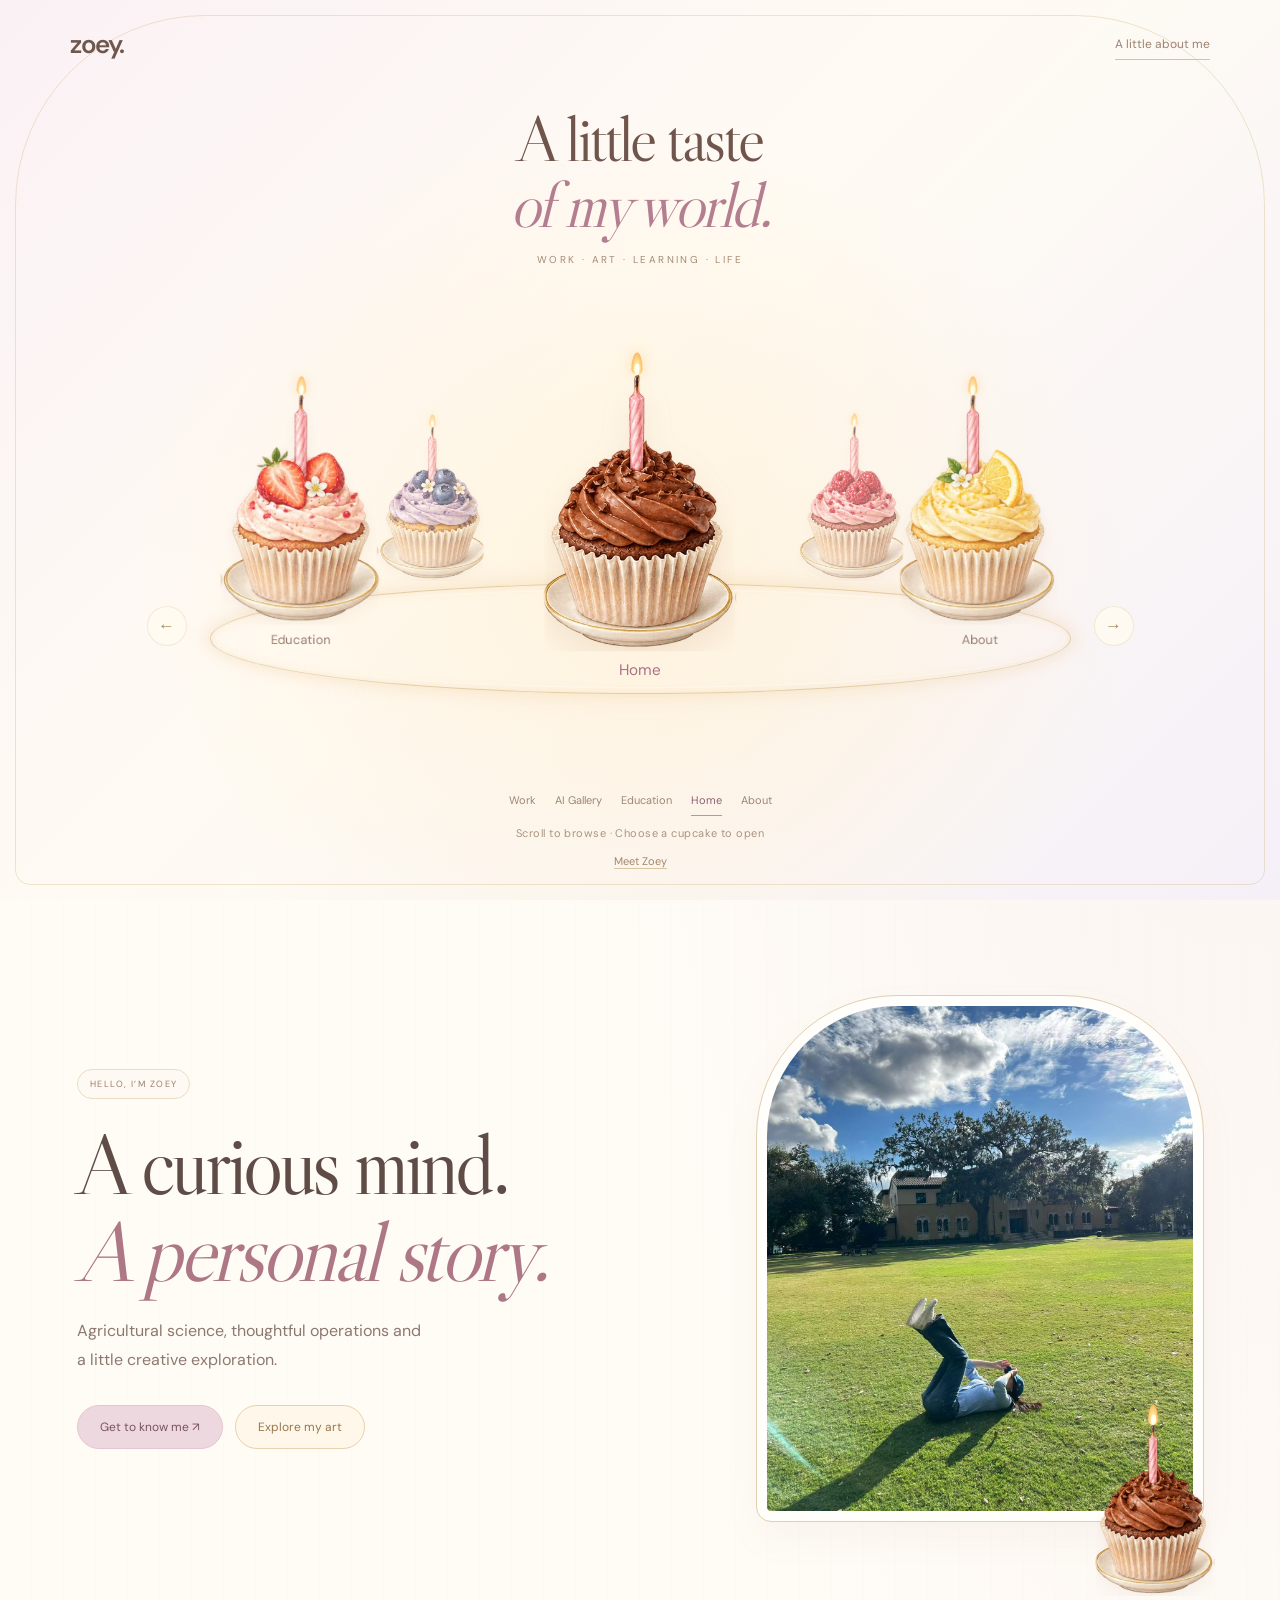
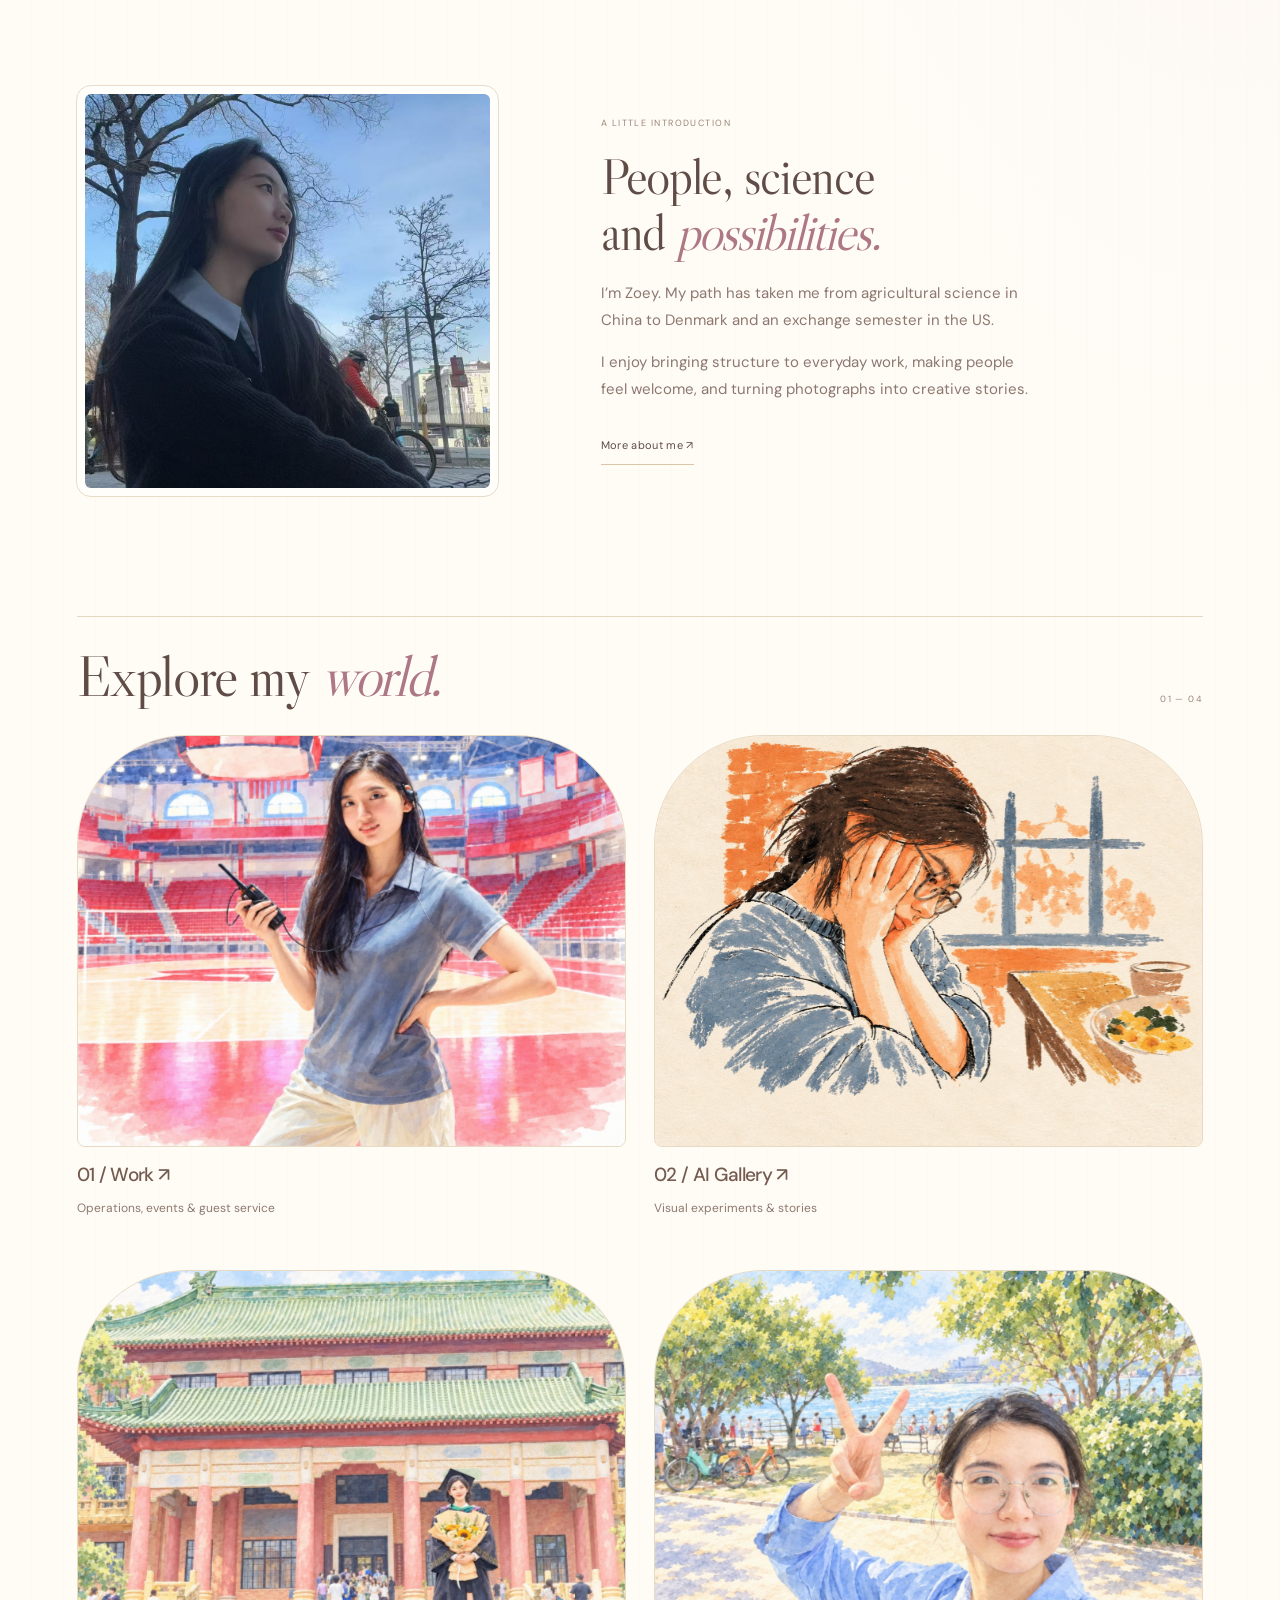
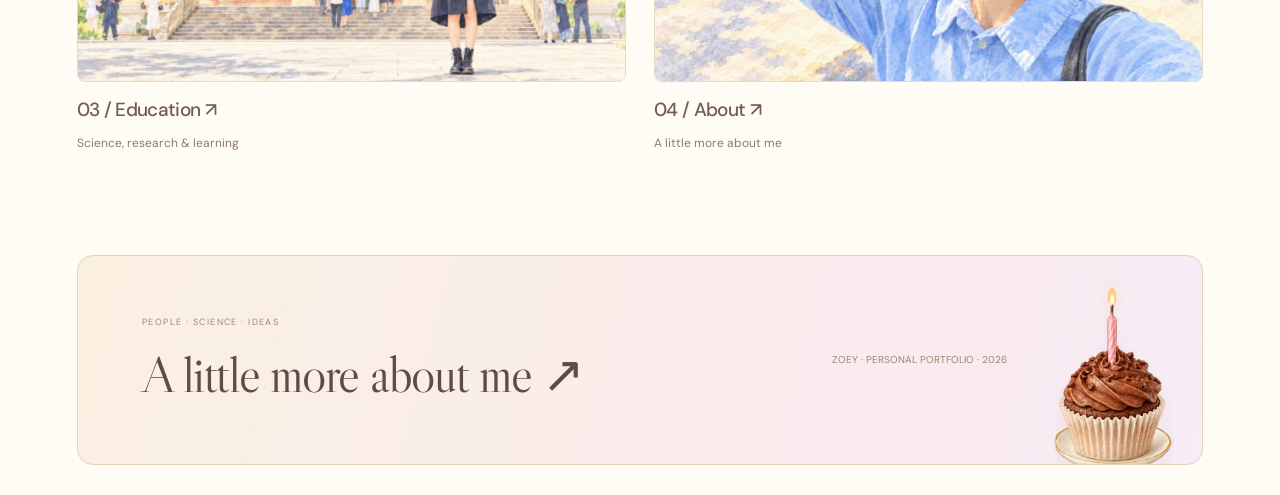
<file: site/index.html>
<!doctype html><html lang="en"><head><meta charset="utf-8"><meta name="viewport" content="width=device-width, initial-scale=1"><meta name="description" content="Zoey's personal portfolio — work, AI art, education and life."><title>Home — zoey.</title><link rel="stylesheet" href="style.css"><link rel="stylesheet" href="editorial.css"><link rel="stylesheet" href="responsive.css"><link rel="stylesheet" href="botanical.css?v=4"><link rel="stylesheet" href="tea-room.css?v=2"><script src="tea-room.js?v=1" defer></script><script src="photo-float.js?v=1" defer></script></head><body class="home tea-home"><a class="skip" href="#tea-room">Skip to content</a><main id="tea-room" class="tea-entry">
<header class="tea-header"><a class="brand" href="index.html">zoey.</a><a class="tea-intro-link" href="#story">A little about me</a></header>
<h1>A little taste<br><em>of my world.</em></h1><p class="tea-kicker">Work · Art · Learning · Life</p>
<div class="tea-table" aria-label="Explore portfolio sections"><div class="tea-orbit" aria-hidden="true"></div><button class="tea-arrow prev" aria-label="Previous cupcake">←</button>
<a class="tea-choice" data-index="0" data-flavor="raspberry" href="work.html" aria-label="Slice and open Work" style="--wick-x:54.32%;--wick-y:4.32%;--flame-delay:-0.0s"><span class="pastry-art"><img src="patisserie/raspberry-whole.webp" alt="Raspberry cupcake with a candle" width="324" height="486" draggable="false"><span class="pastry-flame" aria-hidden="true"></span></span><span class="tea-label">Work</span></a><a class="tea-choice" data-index="1" data-flavor="blueberry" href="ai.html" aria-label="Slice and open AI Gallery" style="--wick-x:52.16%;--wick-y:4.94%;--flame-delay:-0.4s"><span class="pastry-art"><img src="patisserie/blueberry-whole.webp" alt="Blueberry cupcake with a candle" width="324" height="486" draggable="false"><span class="pastry-flame" aria-hidden="true"></span></span><span class="tea-label">AI Gallery</span></a><a class="tea-choice" data-index="2" data-flavor="strawberry" href="education.html" aria-label="Slice and open Education" style="--wick-x:50.46%;--wick-y:4.94%;--flame-delay:-0.8s"><span class="pastry-art"><img src="patisserie/strawberry-whole.webp" alt="Strawberry cupcake with a candle" width="324" height="486" draggable="false"><span class="pastry-flame" aria-hidden="true"></span></span><span class="tea-label">Education</span></a><a class="tea-choice selected" data-index="3" data-flavor="chocolate" href="#story" aria-label="Slice and open Home" style="--wick-x:48.46%;--wick-y:4.94%;--flame-delay:-1.2000000000000002s"><span class="pastry-art"><img src="patisserie/chocolate-whole.webp" alt="Chocolate cupcake with a candle" width="324" height="486" draggable="false"><span class="pastry-flame" aria-hidden="true"></span></span><span class="tea-label">Home</span></a><a class="tea-choice" data-index="4" data-flavor="lemon" href="about.html" aria-label="Slice and open About" style="--wick-x:45.83%;--wick-y:4.94%;--flame-delay:-1.6s"><span class="pastry-art"><img src="patisserie/lemon-whole.webp" alt="Lemon cupcake with a candle" width="324" height="486" draggable="false"><span class="pastry-flame" aria-hidden="true"></span></span><span class="tea-label">About</span></a>
<button class="tea-arrow next" aria-label="Next cupcake">→</button></div>
<div class="tea-bottom"><div class="tea-progress" aria-label="Select a section"><button data-select="0" aria-label="Select Work" aria-pressed="false">Work</button><button data-select="1" aria-label="Select AI Gallery" aria-pressed="false">AI Gallery</button><button data-select="2" aria-label="Select Education" aria-pressed="false">Education</button><button data-select="3" aria-label="Select Home" aria-pressed="true">Home</button><button data-select="4" aria-label="Select About" aria-pressed="false">About</button></div><p>Scroll to browse · Choose a cupcake to open</p><a href="#story">Meet Zoey</a></div>
</main>
<div class="tea-cut-dialog" role="dialog" aria-modal="true" aria-label="Opening a portfolio section" hidden>
<p class="tea-cut-caption">A little slice of my world.</p>
<div class="tea-cut-stage">
<div class="cut-pastry"><img class="cut-whole" alt="Cupcake before cutting"><img class="cut-open" alt="Cupcake sliced open to reveal its filling"><span class="pastry-flame" aria-hidden="true"></span></div>
<svg class="tea-utensil tea-fork" viewBox="0 0 55 300" aria-hidden="true"><defs><linearGradient id="tea-fork-metal" x1="0" x2="1"><stop stop-color="#a6854b"/><stop offset=".25" stop-color="#f7e8b8"/><stop offset=".5" stop-color="#fff7d9"/><stop offset=".75" stop-color="#c7a968"/><stop offset="1" stop-color="#e8d19a"/></linearGradient></defs><path d="M8 3 Q8 0 11 3 L13 63 Q15 70 18 64 L19 3 Q21 -1 23 3 L25 64 Q27 70 30 64 L32 3 Q34 -1 36 3 L37 63 Q39 70 42 63 L44 3 Q46 0 48 3 L49 67 Q49 86 34 94 L33 162 Q33 174 39 213 L41 271 Q41 293 28 296 Q15 293 15 271 L17 213 Q23 174 23 162 L22 94 Q6 86 6 67 Z" fill="url(#tea-fork-metal)" stroke="#bc9b5d" stroke-width=".8"/><path d="M28 108 L28 265" stroke="#fff6ce" stroke-width="1.3" opacity=".7"/><ellipse cx="28" cy="278" rx="5" ry="8" fill="none" stroke="#b7975c" stroke-width=".8"/></svg>
<svg class="tea-utensil tea-knife" viewBox="0 0 55 300" aria-hidden="true"><defs><linearGradient id="tea-knife-metal" x1="0" x2="1"><stop stop-color="#ad8c50"/><stop offset=".27" stop-color="#f9ebc1"/><stop offset=".55" stop-color="#fff8e0"/><stop offset=".8" stop-color="#cdb277"/><stop offset="1" stop-color="#f0dca7"/></linearGradient></defs><path d="M26 3 Q40 5 43 30 L43 119 Q42 136 34 143 L34 164 L40 266 Q42 293 28 297 Q14 293 16 266 L22 164 L22 143 L10 143 Q8 143 9 133 L17 24 Q18 4 26 3 Z" fill="url(#tea-knife-metal)" stroke="#bc9b5d" stroke-width=".8"/><path d="M20 27 L15 130 L31 130 M28 174 L28 266" fill="none" stroke="#fff9e4" stroke-width="1.4" opacity=".8"/><ellipse cx="28" cy="280" rx="5" ry="8" fill="none" stroke="#b7975c" stroke-width=".8"/></svg>
<h2 class="tea-reveal-title"></h2>
</div><div class="tea-cut-actions"><button class="cancel-cut" type="button">Back to the table</button><a class="skip-cut" href="#story">Skip animation ↗</a></div></div>
<section id="story" class="wrap"><section class="hero"><div><div class="eyebrow">HELLO, I’M ZOEY</div><h1>A curious mind.<br><em>A personal story.</em></h1><p class="desc">Agricultural science, thoughtful operations and a little creative exploration.</p><div class="hero-actions"><a class="pill" href="about.html">Get to know me ↗</a><a class="pill outline" href="ai.html">Explore my art</a></div></div><img class="heroimg" src="hero-sunny-lawn.jpg" alt="Zoey enjoying a sunny afternoon on a green lawn beneath a blue sky" width="1368" height="1824" style="object-position:50% 80%"></section><section class="home-intro"><img src="portrait-blue.jpg" alt="Zoey outdoors beneath a blue sky" loading="lazy"><div><div class="eyebrow">A LITTLE INTRODUCTION</div><h2>People, science<br>and <em>possibilities.</em></h2><p>I’m Zoey. My path has taken me from agricultural science in China to Denmark and an exchange semester in the US.</p><p>I enjoy bringing structure to everyday work, making people feel welcome, and turning photographs into creative stories.</p><a class="arrow" href="about.html">More about me ↗</a></div></section><div class="sectionhead"><h2>Explore my <em>world.</em></h2><span class="eyebrow">01 — 04</span></div><section class="cards"><a class="card" href="work.html"><div class="crop work-cover"><img src="work-watercolor-cover.jpg" alt="Zoey working with a radio at a Wisconsin Athletics event" width="1080" height="1920" loading="lazy"></div><h3>01 / Work ↗</h3><p>Operations, events & guest service</p></a><a class="card" href="ai.html"><div class="crop gallery-home-cover"><img src="artworks/cafe-pause-illustration.jpg" alt="Illustration of Zoey in blue, resting her face in her hands at a café" loading="lazy"></div><h3>02 / AI Gallery ↗</h3><p>Visual experiments & stories</p></a><a class="card" href="education.html"><div class="crop education-cover"><img src="education-watercolor-cover.jpg" alt="Zoey in graduation attire outside South China Agricultural University" width="1440" height="1080" loading="lazy"></div><h3>03 / Education ↗</h3><p>Science, research & learning</p></a><a class="card" href="about.html"><div class="crop about-cover"><img src="about-watercolor-cover.webp" alt="AI-generated watercolor portrait of Zoey in blue by the lake" width="1440" height="1080" loading="lazy"></div><h3>04 / About ↗</h3><p>A little more about me</p></a></section></section><footer><div><div class="eyebrow">PEOPLE · SCIENCE · IDEAS</div><a class="footerlink" href="about.html">A little more about me ↗</a></div><span>ZOEY · PERSONAL PORTFOLIO · 2026</span></footer></body></html>
</file>
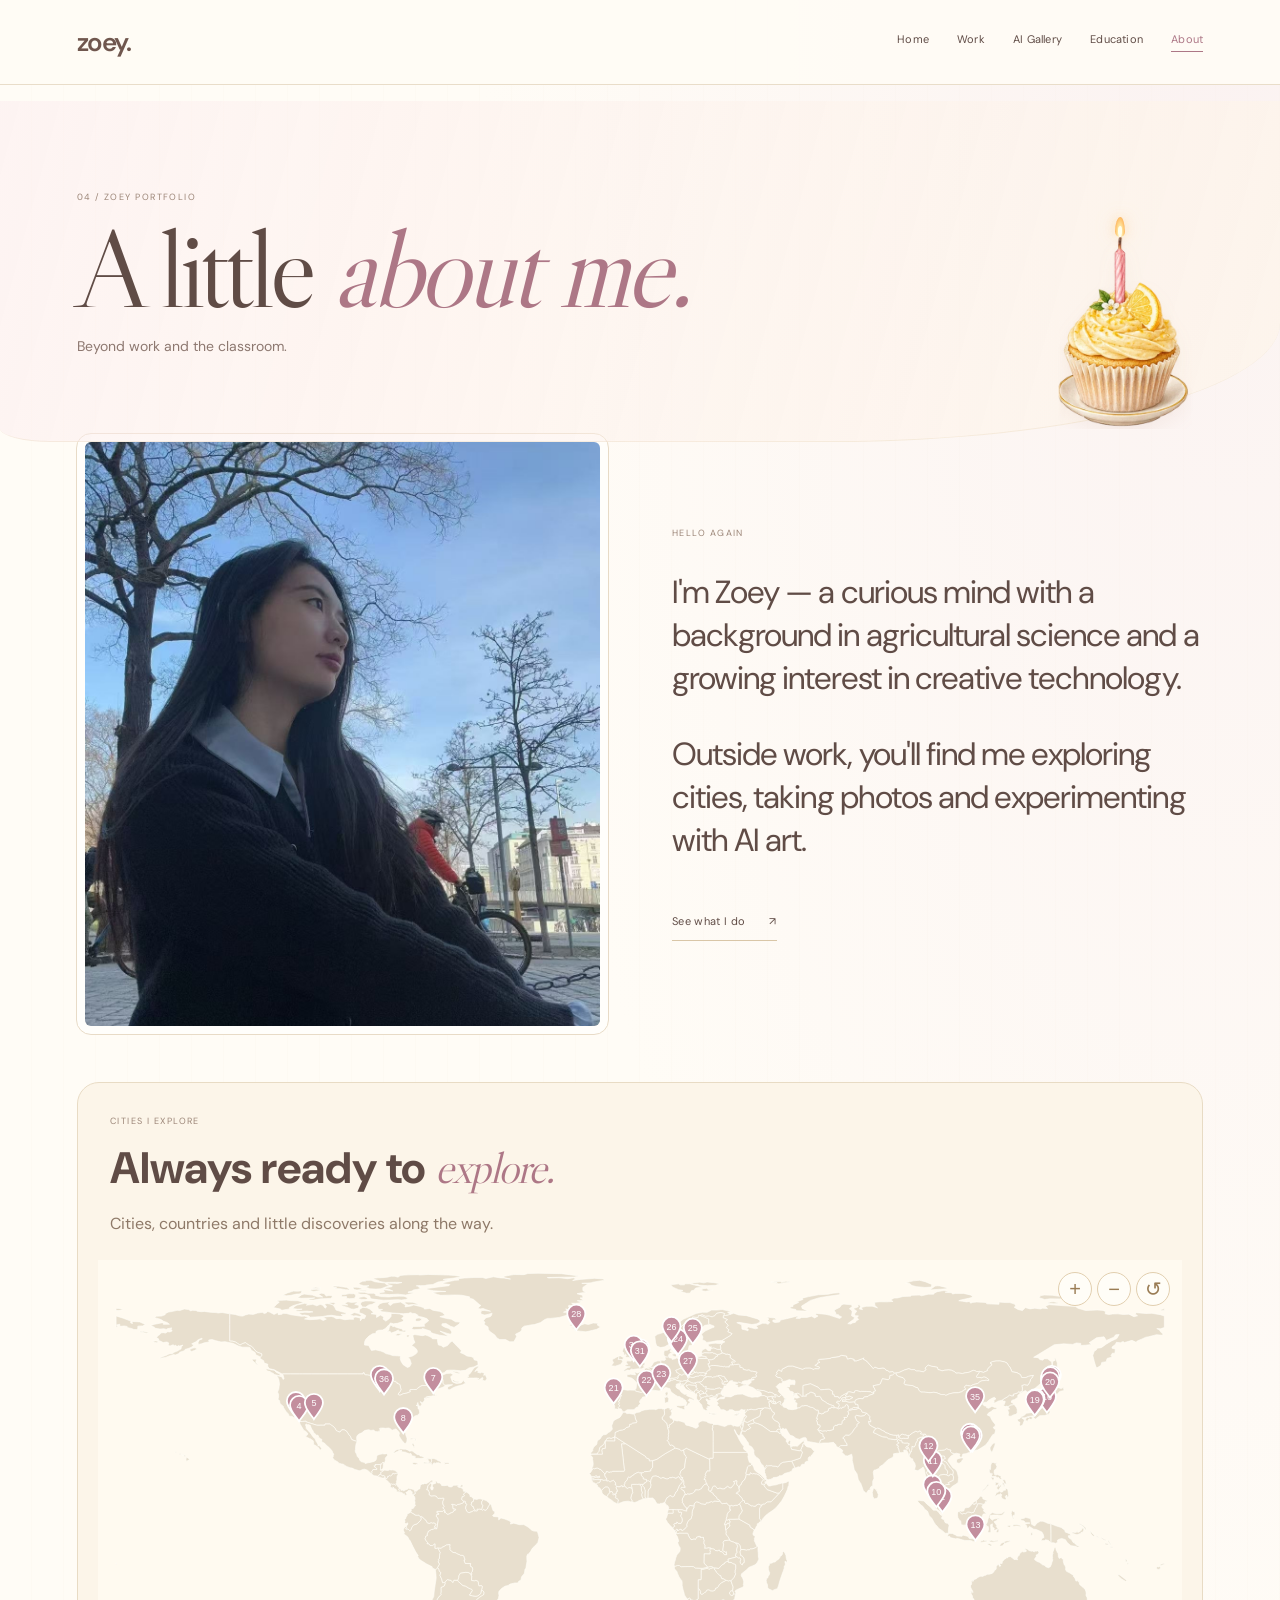
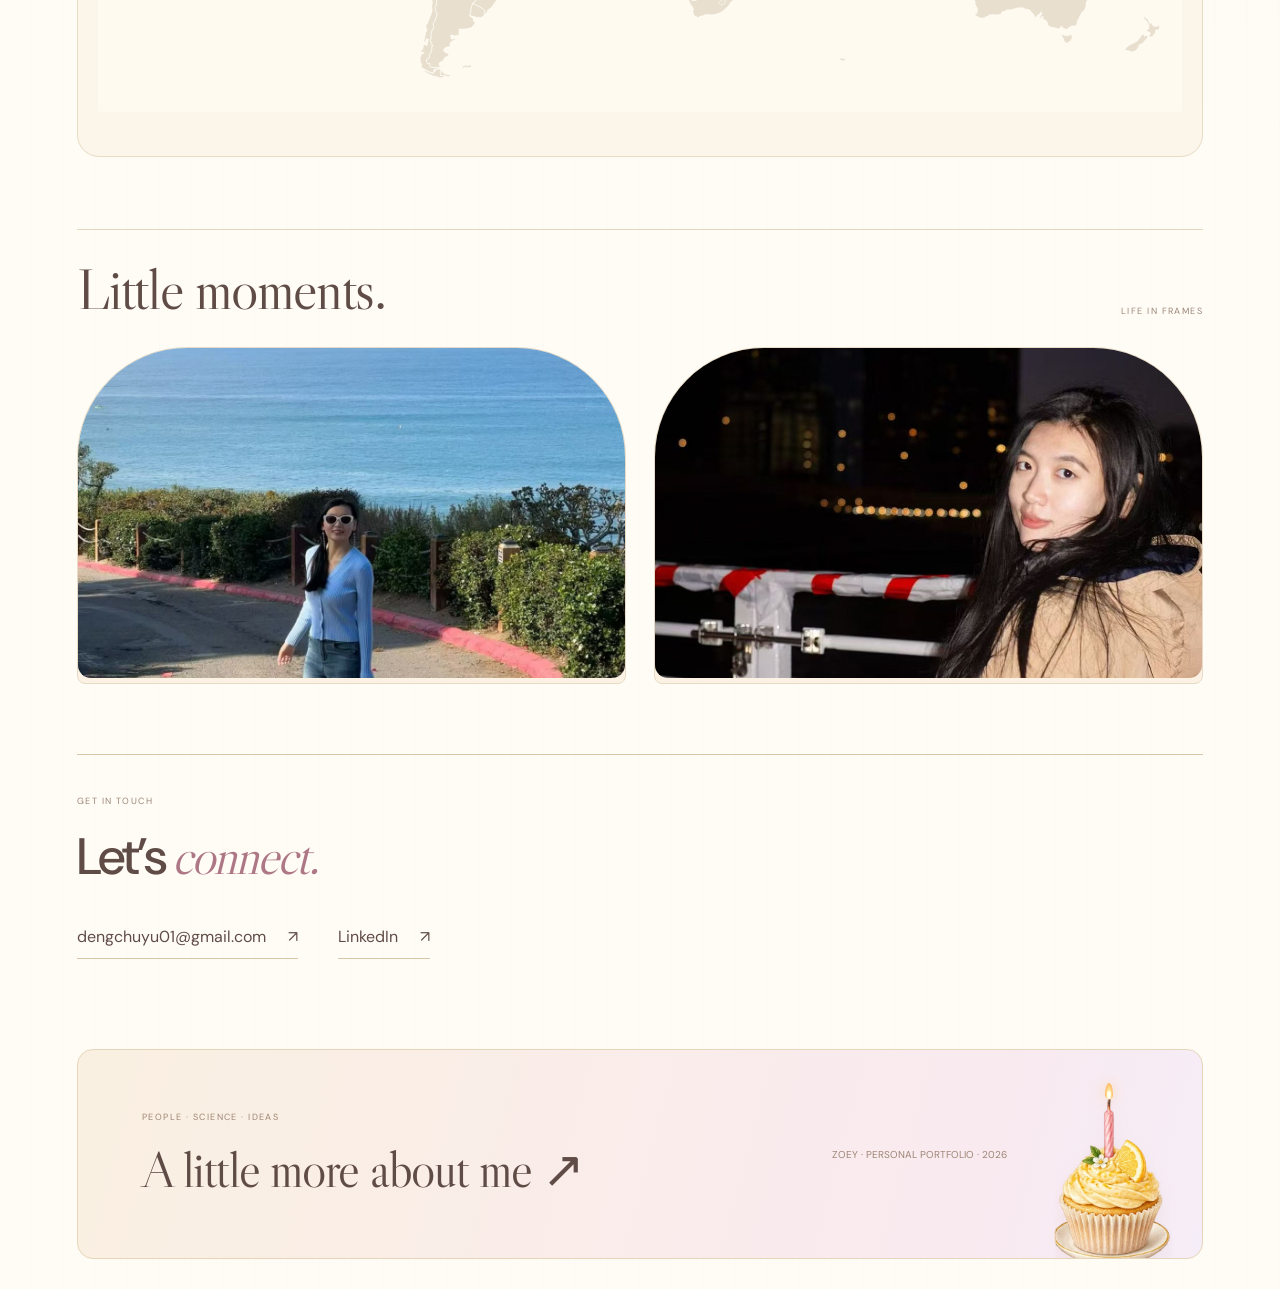
<file: site/about.html>
<!doctype html><html lang="en"><head><meta charset="utf-8"><meta name="viewport" content="width=device-width, initial-scale=1"><meta name="description" content="Zoey's personal portfolio — work, AI art, education and life."><title>About — zoey.</title><link rel="stylesheet" href="style.css"><link rel="stylesheet" href="editorial.css"><link rel="stylesheet" href="maps.css"><script src="maps.js" defer></script><link rel="stylesheet" href="responsive.css"><link rel="stylesheet" href="botanical.css?v=4"><link rel="stylesheet" href="tea-room.css?v=1"><script src="tea-room.js?v=1" defer></script></head><body class="page-about"><a class="skip" href="#main">Skip to content</a><nav><a class="brand" href="index.html">zoey.</a><div class="navlinks"><a href="index.html">Home</a><a href="work.html">Work</a><a href="ai.html">AI Gallery</a><a href="education.html">Education</a><a href="about.html" aria-current="page">About</a></div></nav><main id="main" class="wrap reveal"><header class="pagehead"><div class="eyebrow">04 / ZOEY PORTFOLIO</div><h1>A little <em>about me.</em></h1><p>Beyond work and the classroom.</p></header><section class="aboutgrid"><img src="portrait-blue.jpg" alt="Zoey outdoors beneath blue sky"><div><div class="eyebrow">HELLO AGAIN</div><p>I'm Zoey — a curious mind with a background in agricultural science and a growing interest in creative technology.</p><p>Outside work, you'll find me exploring cities, taking photos and experimenting with AI art.</p><a href="work.html" class="arrow">See what I do <span>↗</span></a></div></section><section class="journey-map map-explore"><div class="eyebrow">CITIES I EXPLORE</div><h2>Always ready to <em>explore.</em></h2><p>Cities, countries and little discoveries along the way.</p><div class="map-canvas"><div class="map-tools"><button type="button" data-zoom="in" aria-label="Zoom in">+</button><button type="button" data-zoom="out" aria-label="Zoom out">−</button><button type="button" data-zoom="reset" aria-label="Reset world map">↺</button></div><div class="map-tooltip" role="status" hidden></div><svg viewBox="0 0 1200 500" role="img" aria-label="World map with marked cities"><rect width="1200" height="500" fill="#f2f7f7"/><polygon points="1180.0,335.2 1180.0,336.8 1178.0,337.6 1175.9,338.3 1175.5,337.1 1177.1,336.4 1178.1,336.2 1180.0,335.2" fill="#d7e5e5" stroke="#f2f7f7" stroke-width=".7"><title>Fiji</title></polygon><polygon points="1174.0,339.8 1174.8,339.3 1175.9,340.2 1175.3,341.9 1173.3,342.4 1171.6,342.0 1171.3,340.5 1172.5,339.4 1174.0,339.8" fill="#d7e5e5" stroke="#f2f7f7" stroke-width=".7"><title>Fiji</title></polygon><polygon points="20.7,335.1 20.3,336.6 20.0,336.8 20.0,335.2 20.7,335.1" fill="#d7e5e5" stroke="#f2f7f7" stroke-width=".7"><title>Fiji</title></polygon><polygon points="709.2,286.6 709.8,287.0 721.5,293.5 721.7,295.4 726.3,298.6 724.8,302.6 725.0,304.4 727.1,305.6 727.2,306.4 726.3,308.3 726.5,309.3 726.3,310.8 727.4,312.9 728.7,316.0 729.9,316.7 729.9,316.7 727.3,318.6 723.8,319.8 721.9,319.8 720.7,320.8 718.5,320.8 717.7,321.2 713.8,320.3 711.4,320.6 710.5,316.2 709.4,314.7 708.7,313.8 705.6,313.2 703.7,312.3 701.7,311.7 700.4,311.2 699.1,310.4 699.1,310.4 697.3,306.3 695.4,304.5 694.8,302.7 695.1,301.0 694.5,298.0 695.9,297.9 697.0,296.7 698.3,295.0 699.1,294.4 699.1,293.3 698.4,292.6 698.2,291.3 698.2,291.3 699.1,290.9 699.3,289.0 698.0,287.2 699.1,286.8 702.7,286.9 709.2,286.6" fill="#d7e5e5" stroke="#f2f7f7" stroke-width=".7"><title>United Republic of Tanzania</title></polygon><polygon points="572.1,194.7 572.1,194.9 572.0,195.5 572.0,200.4 561.4,200.2 561.5,208.4 558.5,208.7 557.7,210.4 558.3,215.0 545.7,215.0 545.0,216.1 545.2,214.7 545.2,214.7 552.5,214.5 552.9,213.3 554.2,211.9 555.2,207.4 559.7,204.0 561.2,199.9 562.2,199.7 563.3,197.2 566.0,196.8 567.2,197.2 568.6,197.2 569.7,196.5 571.7,196.4 571.6,194.7 572.1,194.7" fill="#d7e5e5" stroke="#f2f7f7" stroke-width=".7"><title>Western Sahara</title></polygon><polygon points="204.2,126.1 203.7,126.1 197.5,122.9 195.2,121.5 189.4,120.2 187.6,117.3 188.0,115.4 183.9,114.0 183.3,111.4 179.5,109.1 179.4,107.4 179.4,107.4 181.2,105.9 181.1,103.8 175.6,101.8 172.3,98.1 170.3,95.8 167.3,94.4 165.2,93.1 163.5,91.4 160.2,92.4 157.1,94.2 154.2,92.1 152.0,90.7 148.8,89.8 145.7,89.7 145.7,71.4 145.7,59.5 145.7,59.5 151.7,60.3 156.8,61.8 160.2,62.1 163.0,60.8 166.9,59.8 171.7,60.2 176.5,58.7 181.8,57.9 184.0,59.3 186.4,58.5 187.1,57.0 189.3,57.4 194.8,60.2 199.1,58.1 199.5,60.5 203.5,60.0 204.7,59.0 208.6,59.2 213.5,60.6 221.1,61.7 225.5,62.3 228.6,62.1 233.0,63.7 228.5,65.3 234.3,66.0 243.0,65.6 245.7,65.1 249.2,67.0 252.7,65.4 249.4,64.0 251.5,62.9 255.4,62.7 258.0,62.4 260.6,63.2 263.8,64.9 267.4,64.7 273.1,66.1 278.1,65.6 282.8,65.7 282.4,63.7 285.3,63.1 290.3,64.2 290.3,67.3 292.3,64.7 294.9,64.8 296.4,61.6 292.9,59.6 289.1,58.3 289.4,54.7 293.2,52.4 297.5,52.9 300.7,54.3 305.1,58.0 302.2,59.5 308.2,60.2 308.2,63.5 312.5,61.0 316.4,63.0 315.4,65.4 318.5,67.6 321.9,65.3 324.3,62.5 324.4,59.0 329.0,59.2 333.8,59.7 338.1,61.3 338.3,62.9 335.9,64.6 338.2,66.3 337.8,67.9 331.4,70.1 327.0,70.6 323.6,69.6 322.7,71.2 319.6,74.0 318.6,75.4 314.9,77.5 310.3,77.8 307.7,79.1 307.5,81.2 303.8,81.6 299.8,84.2 296.3,87.8 295.1,90.4 294.9,94.1 299.6,94.6 301.1,97.6 302.6,100.1 307.1,99.4 313.1,100.8 316.3,102.1 318.6,103.6 322.7,104.5 326.1,105.8 331.4,106.0 334.9,106.3 334.4,109.1 335.4,112.3 337.7,115.9 342.5,119.0 345.0,117.9 346.7,114.6 345.0,109.5 342.8,107.9 347.9,106.3 351.6,104.1 353.4,101.9 353.1,99.7 350.9,97.0 347.0,94.6 350.8,91.2 349.4,88.3 348.3,83.3 350.6,82.5 356.1,83.4 359.4,83.7 362.1,82.9 365.1,83.9 369.0,85.8 370.0,87.1 375.8,87.3 375.7,90.0 376.7,94.1 379.7,94.6 382.0,96.5 386.7,94.7 389.8,91.1 391.9,89.6 394.4,92.5 398.6,96.6 402.2,100.5 400.9,102.5 405.2,104.3 408.1,106.1 413.2,107.0 415.3,108.0 416.5,110.7 419.0,111.1 420.3,112.3 420.6,116.0 418.2,117.2 415.9,118.3 410.6,119.4 406.6,122.1 401.1,122.6 394.2,121.9 389.4,121.9 386.0,122.1 383.3,124.4 379.2,125.9 374.6,130.1 370.9,133.1 373.6,132.5 378.8,128.3 385.6,125.6 390.4,125.3 393.2,126.9 390.2,129.1 391.2,132.5 392.3,134.9 396.4,136.6 401.8,136.1 405.0,132.5 405.2,134.8 407.3,136.0 403.3,138.1 396.2,140.0 393.0,141.3 389.4,143.6 386.9,143.4 386.8,140.6 392.4,138.0 387.2,138.1 383.7,138.5 381.6,136.7 381.6,132.3 380.1,131.4 378.0,131.9 376.9,131.1 374.4,133.5 373.5,136.0 372.3,137.4 370.9,137.9 369.9,138.1 369.6,138.9 363.7,138.9 358.8,138.9 357.3,139.5 353.9,141.8 353.5,142.1 352.5,143.3 349.5,143.3 346.3,143.3 344.9,143.9 345.4,144.5 345.7,145.5 345.6,145.8 341.4,147.4 338.1,147.9 334.4,149.6 333.6,149.6 332.5,149.1 332.1,148.6 332.2,148.3 332.9,147.2 334.4,145.4 335.3,143.5 334.7,140.7 334.0,137.8 330.6,136.3 331.0,135.7 330.6,135.3 329.7,135.3 329.0,134.8 328.9,134.1 328.2,134.4 327.4,134.3 327.6,134.0 326.8,133.7 326.5,132.8 324.0,131.8 321.4,130.7 318.2,129.5 315.2,128.3 312.3,129.2 311.3,129.3 307.3,128.4 304.7,128.8 301.6,127.8 298.3,127.3 296.1,127.1 295.0,126.6 294.5,124.8 293.4,124.8 293.4,126.1 286.7,126.1 275.7,126.1 264.7,126.1 255.1,126.1 245.4,126.1 235.9,126.1 226.1,126.1 222.9,126.1 213.3,126.1 204.2,126.1" fill="#d7e5e5" stroke="#f2f7f7" stroke-width=".7"><title>Canada</title></polygon><polygon points="329.4,82.8 331.7,81.3 336.2,81.4 336.1,82.0 332.3,83.8 330.1,83.7 329.4,82.8" fill="#d7e5e5" stroke="#f2f7f7" stroke-width=".7"><title>Canada</title></polygon><polygon points="342.9,49.6 339.4,47.9 339.5,46.7 341.1,46.5 348.5,46.8 354.0,48.6 354.3,49.5 350.9,49.4 347.4,49.3 343.9,49.8 342.9,49.6" fill="#d7e5e5" stroke="#f2f7f7" stroke-width=".7"><title>Canada</title></polygon><polygon points="341.2,84.0 342.4,83.0 343.8,83.1 344.6,83.8 343.3,85.5 341.9,85.2 341.1,84.2 341.2,84.0" fill="#d7e5e5" stroke="#f2f7f7" stroke-width=".7"><title>Canada</title></polygon><polygon points="298.4,42.6 296.6,43.8 291.9,43.6 288.0,42.7 289.7,41.3 294.4,40.4 297.2,41.5 298.4,42.6" fill="#d7e5e5" stroke="#f2f7f7" stroke-width=".7"><title>Canada</title></polygon><polygon points="297.6,34.4 296.2,34.5 290.1,34.3 289.3,33.4 295.7,33.4 298.0,34.0 297.6,34.4" fill="#d7e5e5" stroke="#f2f7f7" stroke-width=".7"><title>Canada</title></polygon><polygon points="288.2,30.4 292.1,31.5 291.2,32.7 286.4,33.3 283.8,32.6 282.4,31.4 282.2,30.1 286.4,30.2 288.2,30.4" fill="#d7e5e5" stroke="#f2f7f7" stroke-width=".7"><title>Canada</title></polygon><polygon points="316.0,44.5 310.8,44.1 302.2,43.0 301.1,41.3 300.7,39.7 297.5,38.3 290.8,37.9 287.1,36.9 288.3,35.6 294.9,35.8 298.5,36.8 304.8,36.8 307.6,37.8 306.9,39.0 310.6,39.8 312.6,40.5 317.0,40.7 321.7,40.9 326.8,40.3 333.4,40.0 338.6,40.2 342.0,41.4 342.8,42.7 340.7,43.6 335.9,44.3 331.8,43.9 322.6,44.4 316.0,44.5" fill="#d7e5e5" stroke="#f2f7f7" stroke-width=".7"><title>Canada</title></polygon><polygon points="241.5,32.4 246.0,32.9 245.0,33.8 238.9,34.8 234.2,33.7 236.8,32.7 241.5,32.4" fill="#d7e5e5" stroke="#f2f7f7" stroke-width=".7"><title>Canada</title></polygon><polygon points="242.5,30.3 246.6,30.9 242.7,31.5 237.4,31.5 237.4,31.1 240.7,30.1 242.5,30.3" fill="#d7e5e5" stroke="#f2f7f7" stroke-width=".7"><title>Canada</title></polygon><polygon points="420.8,118.6 419.1,120.6 417.0,123.5 419.1,122.4 421.3,123.1 420.1,124.2 423.0,125.1 424.5,124.3 427.7,125.3 426.7,127.6 428.9,127.1 429.4,128.8 430.4,130.8 429.0,133.6 427.5,133.7 425.4,133.1 426.1,130.5 425.2,130.1 421.5,132.9 419.6,132.8 421.8,131.2 418.7,130.5 415.3,130.7 409.0,130.6 408.5,129.6 410.5,128.5 409.1,127.6 411.8,125.7 415.2,120.5 417.2,118.7 420.0,117.6 421.5,117.8 420.8,118.6" fill="#d7e5e5" stroke="#f2f7f7" stroke-width=".7"><title>Canada</title></polygon><polygon points="329.7,74.3 333.2,75.4 336.9,76.4 337.2,77.9 339.6,77.7 341.9,78.7 339.0,79.7 334.0,79.0 332.2,77.5 329.0,79.2 324.4,80.9 323.3,79.0 319.0,79.3 321.8,77.7 322.2,75.2 323.3,72.3 325.6,72.5 326.2,73.9 327.8,73.4 329.7,74.3" fill="#d7e5e5" stroke="#f2f7f7" stroke-width=".7"><title>Canada</title></polygon><polygon points="346.2,51.0 349.2,49.7 356.4,51.4 360.8,52.9 361.2,54.3 367.2,53.6 370.6,55.6 378.4,56.9 381.2,58.2 384.2,61.2 378.3,62.7 385.9,64.8 391.0,65.5 395.6,68.4 400.7,68.7 399.7,70.9 394.0,74.6 390.1,73.3 385.0,70.2 380.8,70.6 380.4,72.4 383.8,74.3 388.2,75.8 389.5,76.6 391.6,79.8 390.5,82.1 386.4,81.2 378.4,78.7 382.9,81.4 386.3,83.4 386.8,84.5 378.1,83.2 371.1,81.4 367.2,79.8 368.4,78.9 363.6,77.2 358.9,75.7 358.9,76.6 349.6,77.1 346.9,76.0 349.0,73.6 355.1,73.6 361.7,73.2 360.6,72.0 361.7,70.4 365.9,67.3 365.0,65.9 363.8,64.8 358.8,63.2 352.3,62.1 354.4,61.3 351.0,59.3 348.1,59.1 345.6,58.0 343.9,59.0 338.0,59.4 326.3,58.7 319.5,57.7 314.2,57.3 311.6,56.1 314.9,54.7 310.4,54.6 309.3,51.4 311.8,48.5 315.1,47.2 323.4,46.3 321.1,48.4 323.6,50.4 326.6,47.8 334.8,46.5 340.3,49.8 339.8,51.9 346.2,51.0" fill="#d7e5e5" stroke="#f2f7f7" stroke-width=".7"><title>Canada</title></polygon><polygon points="295.5,45.3 302.2,45.4 308.4,46.2 303.5,49.0 299.7,49.7 296.2,52.1 292.6,51.9 290.6,49.1 290.6,47.5 292.3,46.2 295.5,45.3" fill="#d7e5e5" stroke="#f2f7f7" stroke-width=".7"><title>Canada</title></polygon><polygon points="204.1,38.9 204.1,38.9 209.6,36.5 216.2,34.4 221.2,34.5 225.6,34.0 225.1,36.5 222.7,37.6 219.6,37.7 213.7,39.1 208.5,39.6 204.1,38.9" fill="#d7e5e5" stroke="#f2f7f7" stroke-width=".7"><title>Canada</title></polygon><polygon points="172.4,109.9 175.5,109.6 174.5,113.3 177.3,115.8 176.0,115.8 174.1,114.4 172.9,112.9 171.3,111.9 170.7,110.5 170.9,109.5 172.4,109.9" fill="#d7e5e5" stroke="#f2f7f7" stroke-width=".7"><title>Canada</title></polygon><polygon points="260.1,28.7 266.4,29.1 275.1,30.3 277.6,31.8 278.8,33.2 273.6,32.8 268.3,31.8 261.1,31.6 264.2,30.7 260.3,29.9 260.1,28.7" fill="#d7e5e5" stroke="#f2f7f7" stroke-width=".7"><title>Canada</title></polygon><polygon points="202.0,127.6 200.4,128.1 195.1,126.6 194.1,125.5 191.3,124.4 190.7,123.5 187.4,122.9 186.1,121.1 186.4,120.4 189.8,121.1 191.8,121.6 194.8,121.9 195.9,123.0 197.5,124.5 200.7,125.9 202.0,127.6" fill="#d7e5e5" stroke="#f2f7f7" stroke-width=".7"><title>Canada</title></polygon><polygon points="208.4,44.3 213.0,44.9 221.2,45.1 224.3,46.0 227.8,47.4 223.7,48.2 215.8,50.5 211.9,52.7 211.9,54.1 203.4,55.7 201.7,54.3 194.2,52.6 195.6,51.2 197.8,48.9 200.6,46.7 197.5,44.8 208.4,44.3" fill="#d7e5e5" stroke="#f2f7f7" stroke-width=".7"><title>Canada</title></polygon><polygon points="252.6,39.8 255.5,39.2 258.8,39.4 259.4,41.0 257.4,42.5 246.5,43.0 238.4,44.4 233.5,44.4 233.1,43.4 239.8,42.0 225.2,42.4 220.7,41.8 225.1,38.6 228.1,37.7 237.2,38.8 242.9,40.7 248.6,41.0 244.0,37.9 246.9,36.7 250.2,37.1 251.3,38.6 252.6,39.8" fill="#d7e5e5" stroke="#f2f7f7" stroke-width=".7"><title>Canada</title></polygon><polygon points="256.8,48.7 260.4,50.0 262.4,53.1 263.4,55.4 268.8,57.0 274.6,58.5 274.3,59.9 269.0,60.2 271.0,61.4 269.9,62.6 264.1,62.1 258.6,61.2 254.8,61.4 248.8,62.5 240.6,63.0 234.9,63.3 233.1,61.8 228.7,60.9 225.9,61.2 221.9,58.7 224.0,58.4 229.0,57.8 233.6,58.0 237.8,57.4 231.5,56.6 224.7,56.9 220.1,56.8 218.4,55.6 225.9,54.4 220.9,54.4 215.3,53.6 218.0,51.2 220.2,49.9 228.8,47.9 232.1,48.5 230.5,50.0 237.7,49.1 242.2,50.7 245.8,49.1 248.8,50.1 251.4,53.3 253.0,51.9 250.7,48.6 253.6,48.2 256.8,48.7" fill="#d7e5e5" stroke="#f2f7f7" stroke-width=".7"><title>Canada</title></polygon><polygon points="276.4,49.9 272.8,47.8 276.6,46.2 280.5,46.9 286.2,46.5 287.1,47.4 284.0,49.0 288.9,50.3 288.3,53.2 283.1,54.5 280.0,54.2 277.7,53.0 269.7,50.5 269.8,49.5 276.4,49.9" fill="#d7e5e5" stroke="#f2f7f7" stroke-width=".7"><title>Canada</title></polygon><polygon points="256.5,47.0 260.8,46.9 263.3,47.6 260.4,49.7 255.4,47.5 256.5,47.0" fill="#d7e5e5" stroke="#f2f7f7" stroke-width=".7"><title>Canada</title></polygon><polygon points="282.6,37.0 285.1,38.5 285.2,40.1 283.7,42.5 278.4,42.8 274.9,42.3 275.0,40.4 269.7,40.7 269.5,38.2 273.0,38.3 277.8,37.2 282.4,37.4 282.6,37.0" fill="#d7e5e5" stroke="#f2f7f7" stroke-width=".7"><title>Canada</title></polygon><polygon points="290.6,24.5 292.8,23.5 296.1,23.3 294.7,22.6 302.2,22.4 306.3,24.1 311.8,24.8 317.1,25.4 319.6,27.5 323.5,28.6 319.1,29.5 313.1,31.9 307.4,32.2 300.7,31.8 297.3,30.4 297.3,29.3 299.9,28.4 294.0,28.4 290.4,27.4 288.4,25.9 290.6,24.5" fill="#d7e5e5" stroke="#f2f7f7" stroke-width=".7"><title>Canada</title></polygon><polygon points="304.9,20.3 309.7,19.7 313.4,19.6 319.8,19.1 324.5,17.9 328.5,18.1 332.0,19.0 334.4,17.2 338.7,16.7 344.5,16.4 354.3,16.2 356.0,16.6 365.3,16.0 372.3,16.2 379.3,16.4 387.9,16.7 394.8,17.1 400.7,18.0 400.6,18.8 392.7,20.2 384.9,20.9 382.0,21.6 389.0,21.6 381.4,23.5 376.2,24.4 370.6,27.1 364.0,27.6 361.9,28.3 352.2,28.6 356.6,29.0 354.4,29.6 357.1,31.2 354.0,32.3 349.0,33.2 347.5,34.4 343.0,35.4 343.4,36.1 349.0,36.0 349.0,36.8 340.4,38.7 332.0,37.8 322.5,38.3 317.7,37.9 311.6,37.8 311.2,36.2 317.2,35.5 315.6,33.2 317.6,33.0 326.2,34.3 321.8,32.3 316.6,31.7 319.2,30.4 324.9,29.7 325.8,28.5 321.3,27.3 319.9,25.6 328.7,25.8 331.2,26.1 336.3,24.9 329.0,24.6 317.7,24.8 312.0,23.7 309.4,22.4 305.6,21.4 304.9,20.3" fill="#d7e5e5" stroke="#f2f7f7" stroke-width=".7"><title>Canada</title></polygon><polygon points="357.6,66.8 355.5,67.7 351.9,67.9 351.1,66.3 352.5,64.5 355.4,64.1 358.0,65.0 358.0,66.3 357.6,66.8" fill="#d7e5e5" stroke="#f2f7f7" stroke-width=".7"><title>Canada</title></polygon><polygon points="289.8,60.2 291.8,61.4 289.8,62.6 285.5,61.6 282.8,61.9 278.4,60.5 281.3,59.5 283.5,58.1 286.9,59.0 288.9,59.6 289.8,60.2" fill="#d7e5e5" stroke="#f2f7f7" stroke-width=".7"><title>Canada</title></polygon><polygon points="392.1,123.3 393.2,123.0 397.5,123.8 400.8,125.1 400.8,125.7 399.3,125.8 395.1,124.8 392.1,123.3" fill="#d7e5e5" stroke="#f2f7f7" stroke-width=".7"><title>Canada</title></polygon><polygon points="393.7,132.4 394.9,133.9 397.2,134.4 400.2,134.3 398.6,135.6 397.4,135.8 393.3,134.5 392.5,133.4 393.7,132.4" fill="#d7e5e5" stroke="#f2f7f7" stroke-width=".7"><title>Canada</title></polygon><polygon points="204.2,126.1 213.3,126.1 222.9,126.1 226.1,126.1 235.9,126.1 245.4,126.1 255.1,126.1 264.7,126.1 275.7,126.1 286.7,126.1 293.4,126.1 293.4,124.8 294.5,124.8 295.0,126.6 296.1,127.1 298.3,127.3 301.6,127.8 304.7,128.8 307.3,128.4 311.3,129.3 312.3,129.2 315.2,128.3 318.2,129.5 321.4,130.7 324.0,131.8 326.5,132.8 326.8,133.7 327.6,134.0 327.4,134.3 328.2,134.4 328.9,134.1 329.0,134.8 329.7,135.3 330.6,135.3 331.0,135.7 330.6,136.3 334.0,137.8 334.7,140.7 335.3,143.5 334.4,145.4 332.9,147.2 332.2,148.3 332.1,148.6 332.5,149.1 333.6,149.6 334.4,149.6 338.1,147.9 341.4,147.4 345.6,145.8 345.7,145.5 345.4,144.5 344.9,143.9 346.3,143.3 349.5,143.3 352.5,143.3 353.5,142.1 353.9,141.8 357.3,139.5 358.8,138.9 363.7,138.9 369.6,138.9 369.9,138.1 370.9,137.9 372.3,137.4 373.5,136.0 374.4,133.5 376.9,131.1 378.0,131.9 380.1,131.4 381.6,132.3 381.6,136.7 383.7,138.5 384.2,139.5 380.8,141.1 377.5,142.2 374.1,143.2 372.4,145.1 371.8,145.8 371.8,147.5 372.8,149.2 374.2,149.3 373.8,148.1 374.8,148.8 374.6,149.7 372.4,150.3 370.8,150.2 368.5,150.8 367.0,150.9 365.2,151.1 362.5,152.0 367.2,151.4 368.2,152.0 363.7,153.0 361.6,153.0 361.7,152.6 360.7,153.5 361.7,153.6 361.0,155.9 358.6,158.4 358.4,157.6 357.7,157.4 356.6,156.6 357.3,158.3 358.1,158.9 358.2,160.1 357.1,161.4 355.3,163.9 355.0,163.8 356.0,161.6 354.4,160.4 354.0,157.7 353.4,159.1 354.0,161.2 351.9,160.7 354.1,161.7 354.3,164.8 355.2,165.0 355.5,166.1 356.0,169.3 353.9,171.7 350.6,172.6 348.5,174.5 346.9,174.7 345.2,175.9 344.8,177.0 341.3,179.1 339.4,180.6 337.9,182.5 337.4,184.8 338.0,187.0 339.1,189.8 340.5,192.1 340.5,193.4 342.0,197.2 341.9,199.3 341.8,200.6 341.0,202.6 340.0,203.0 338.4,202.6 337.9,201.2 336.7,200.4 335.0,197.7 333.5,195.2 333.0,193.9 333.7,191.8 332.8,190.0 330.3,187.3 329.0,186.9 325.8,188.3 325.2,188.2 323.6,186.7 321.6,185.9 318.0,186.3 315.1,185.9 312.6,186.1 311.3,186.6 311.9,187.5 311.8,188.8 312.5,189.4 311.9,189.8 310.7,189.4 309.5,190.0 307.2,189.9 304.8,188.2 301.9,188.6 299.6,187.8 297.6,188.1 294.9,188.8 292.0,191.2 288.8,192.6 287.0,194.1 286.3,195.6 286.2,197.8 286.4,199.3 287.0,200.4 285.7,200.5 283.4,199.8 280.9,198.8 280.0,197.3 279.3,195.1 277.4,193.2 276.3,191.3 274.7,189.1 272.4,187.9 269.8,187.9 267.8,190.5 265.1,189.5 263.4,188.5 262.6,186.8 261.5,185.1 259.6,183.7 258.0,182.6 256.8,181.5 251.2,181.5 251.2,182.8 248.7,182.8 242.3,182.9 234.9,180.6 230.0,179.0 230.3,178.4 226.3,178.7 222.6,179.0 222.0,177.4 220.0,175.5 218.5,175.1 218.1,174.2 216.3,174.0 215.1,173.2 212.1,172.8 211.3,172.3 210.9,170.6 207.8,167.3 205.1,162.9 205.2,162.1 203.8,161.1 201.3,158.4 200.9,155.7 199.2,154.0 199.9,151.3 199.8,148.6 198.7,146.1 200.0,143.1 200.4,140.2 200.8,137.2 200.2,132.9 199.2,130.2 198.2,128.7 198.6,128.1 203.3,129.2 205.0,132.2 205.8,131.3 205.3,128.7 204.2,126.1" fill="#7fa9ae" stroke="#f2f7f7" stroke-width=".7"><title>United States of America</title></polygon><polygon points="99.3,219.0 99.8,219.3 100.4,219.7 101.2,220.9 101.1,221.0 99.8,221.7 98.8,222.2 98.3,222.8 97.5,222.3 97.6,221.4 97.1,220.2 97.3,219.9 97.8,219.4 97.6,218.7 97.8,218.4 98.0,218.5 99.3,219.0" fill="#7fa9ae" stroke="#f2f7f7" stroke-width=".7"><title>United States of America</title></polygon><polygon points="97.3,216.8 97.1,217.2 96.0,217.4 95.4,216.8 95.1,216.5 95.0,216.3 95.4,216.0 96.5,216.3 97.3,216.8" fill="#7fa9ae" stroke="#f2f7f7" stroke-width=".7"><title>United States of America</title></polygon><polygon points="94.9,215.5 94.8,215.9 93.1,215.8 93.3,215.4 94.9,215.5" fill="#7fa9ae" stroke="#f2f7f7" stroke-width=".7"><title>United States of America</title></polygon><polygon points="90.8,213.8 91.1,214.0 92.0,215.0 91.8,215.2 91.6,215.2 90.5,215.1 90.1,214.3 89.9,214.2 90.8,213.8" fill="#7fa9ae" stroke="#f2f7f7" stroke-width=".7"><title>United States of America</title></polygon><polygon points="86.5,212.2 86.6,212.9 86.2,213.2 85.1,212.6 85.3,212.4 85.7,212.1 86.5,212.2" fill="#7fa9ae" stroke="#f2f7f7" stroke-width=".7"><title>United States of America</title></polygon><polygon points="63.6,89.5 66.2,89.8 66.5,91.0 64.5,91.5 62.4,90.9 60.4,90.0 63.6,89.5" fill="#7fa9ae" stroke="#f2f7f7" stroke-width=".7"><title>United States of America</title></polygon><polygon points="106.3,97.2 108.4,97.5 109.8,98.5 107.0,100.0 103.8,101.2 102.1,100.4 101.6,98.9 104.5,97.7 106.3,97.2" fill="#7fa9ae" stroke="#f2f7f7" stroke-width=".7"><title>United States of America</title></polygon><polygon points="145.7,59.5 145.7,59.5 145.7,71.4 145.7,89.7 148.8,89.8 152.0,90.7 154.2,92.1 157.1,94.2 160.2,92.4 163.5,91.4 165.2,93.1 167.3,94.4 170.3,95.8 172.3,98.1 175.6,101.8 181.1,103.8 181.2,105.9 179.4,107.4 179.4,107.4 179.4,107.4 177.6,106.2 174.8,105.2 173.9,102.4 169.7,99.8 168.0,96.7 164.9,96.5 159.8,96.5 156.0,95.5 149.3,92.2 146.2,91.6 140.6,90.4 136.1,90.7 129.8,89.2 126.0,87.9 122.4,88.6 123.1,90.8 121.3,91.0 117.5,91.7 114.7,92.7 111.1,93.4 110.7,91.5 112.1,88.4 115.5,87.4 114.7,86.6 110.6,88.4 108.4,90.5 103.7,92.8 106.1,94.4 103.0,96.7 99.6,98.0 96.3,99.0 95.5,100.4 90.5,102.1 89.5,103.6 85.7,105.0 83.5,104.7 80.5,105.6 77.2,106.7 74.6,107.8 69.0,108.7 68.5,108.2 72.0,106.7 75.2,105.7 78.6,103.9 82.6,103.5 84.2,102.2 88.7,100.3 89.4,99.7 91.8,98.5 92.3,96.1 94.0,94.2 90.3,95.2 89.2,94.6 87.5,95.8 85.4,94.1 84.5,95.3 83.3,93.7 80.1,95.0 78.1,95.0 77.8,93.1 78.4,91.9 76.3,90.7 72.1,91.4 69.4,89.9 67.2,89.1 67.2,87.3 64.7,85.9 66.0,84.0 68.6,82.3 69.7,80.6 72.4,80.4 74.6,80.9 77.2,79.3 79.5,79.6 82.0,78.6 81.4,77.1 79.6,76.6 81.9,75.3 80.0,75.4 76.5,76.1 75.6,76.8 73.0,76.1 68.5,76.4 63.7,75.6 62.4,74.4 58.3,72.5 62.8,71.1 70.0,69.6 72.7,69.6 72.2,71.2 79.0,71.1 76.4,69.1 72.5,67.8 70.2,66.2 67.1,64.9 62.6,63.8 64.5,62.2 70.2,62.1 74.2,60.6 75.0,59.0 78.3,57.5 81.4,57.1 87.5,55.7 90.5,55.9 95.5,54.2 100.3,54.9 102.7,56.3 104.1,55.7 109.5,55.9 109.4,56.6 114.3,57.2 117.6,56.9 124.4,57.9 130.6,58.2 133.0,58.6 137.3,58.1 142.2,59.0 145.7,59.5 145.7,59.5" fill="#7fa9ae" stroke="#f2f7f7" stroke-width=".7"><title>United States of America</title></polygon><polygon points="46.6,78.6 48.6,79.2 50.6,78.8 53.2,79.7 56.4,80.1 56.2,80.5 53.7,81.1 51.3,80.4 50.1,79.9 47.2,80.0 46.5,79.8 46.6,78.6" fill="#7fa9ae" stroke="#f2f7f7" stroke-width=".7"><title>United States of America</title></polygon><polygon points="881.5,125.4 879.0,127.5 876.4,127.8 876.2,131.0 874.4,132.5 868.0,131.4 865.7,137.2 864.1,137.9 857.7,139.2 860.6,144.8 858.4,145.6 858.6,147.4 856.6,147.0 855.0,145.8 850.2,145.5 844.9,145.4 843.7,145.7 839.1,144.4 837.3,145.1 836.8,147.0 831.5,145.9 829.4,146.3 828.7,147.7 826.8,148.3 822.6,150.6 821.1,152.9 819.9,152.9 819.1,151.3 815.0,151.2 814.3,148.6 812.7,148.6 813.0,145.4 809.1,143.0 803.6,143.3 799.8,143.7 796.7,140.8 794.1,139.6 789.1,137.3 788.5,137.0 780.2,138.9 780.3,150.8 778.7,151.0 776.4,148.4 774.3,147.5 770.6,148.2 769.2,149.3 769.0,148.5 769.8,147.1 769.2,146.0 765.4,144.9 764.0,142.0 762.2,141.2 762.1,140.2 765.2,140.5 765.4,138.1 768.1,137.6 770.9,138.1 771.5,135.0 770.9,133.0 767.7,133.1 765.0,132.3 761.2,133.8 758.2,134.4 756.6,133.9 756.9,132.3 754.9,130.1 752.5,130.2 749.7,128.0 751.6,125.6 750.6,124.9 753.2,121.4 756.5,123.3 756.9,120.9 763.6,117.4 768.6,117.3 775.7,119.6 779.5,120.9 783.0,119.5 788.1,119.4 792.2,121.1 793.1,120.2 797.6,120.3 798.5,118.8 793.2,116.6 796.3,115.0 795.7,114.1 798.8,113.3 796.5,111.1 798.0,110.0 810.0,108.9 811.6,108.1 819.7,106.9 822.6,105.5 828.3,106.2 829.4,109.6 832.7,108.8 836.9,109.9 836.6,111.6 839.7,111.5 847.8,108.4 846.6,109.4 850.7,111.9 857.9,120.1 859.6,118.4 864.0,120.2 868.7,119.4 870.5,120.0 872.0,121.9 874.3,122.5 875.6,123.8 879.8,123.4 881.5,125.4" fill="#d7e5e5" stroke="#f2f7f7" stroke-width=".7"><title>Kazakhstan</title></polygon><polygon points="780.3,150.8 780.2,138.9 788.5,137.0 789.1,137.3 794.1,139.6 796.7,140.8 799.8,143.7 803.6,143.3 809.1,143.0 813.0,145.4 812.7,148.6 814.3,148.6 815.0,151.2 819.1,151.3 819.9,152.9 821.1,152.9 822.6,150.6 826.8,148.3 828.7,147.7 829.6,148.0 826.9,150.1 829.3,151.3 831.6,150.5 835.4,152.2 831.3,154.5 828.8,154.2 827.5,154.3 827.0,153.4 827.7,151.9 823.4,152.7 822.4,154.7 820.8,156.5 818.1,156.3 817.3,157.8 819.7,158.5 820.4,160.9 818.6,164.2 816.1,163.5 814.3,163.5 814.4,161.5 810.1,160.1 806.8,158.6 804.7,157.0 801.0,154.8 799.4,151.5 798.3,150.9 794.8,151.1 793.6,150.4 793.3,147.9 788.9,146.2 786.2,148.0 783.4,149.1 784.0,150.7 780.3,150.8" fill="#d7e5e5" stroke="#f2f7f7" stroke-width=".7"><title>Uzbekistan</title></polygon><polygon points="1054.3,291.9 1059.9,294.1 1065.9,296.0 1068.1,297.6 1069.9,299.2 1070.4,301.1 1075.8,303.1 1076.5,304.8 1073.6,305.2 1074.3,307.3 1077.2,309.4 1079.3,312.8 1081.1,312.7 1081.0,314.2 1083.5,314.7 1082.5,315.3 1085.9,316.7 1085.6,317.6 1083.4,317.8 1082.6,317.0 1079.9,316.6 1076.6,316.1 1074.1,314.1 1072.3,312.3 1070.6,309.5 1066.4,308.1 1063.7,309.0 1061.7,310.1 1062.1,312.4 1059.6,313.6 1057.8,313.0 1054.4,312.9 1054.4,302.4 1054.3,291.9" fill="#d7e5e5" stroke="#f2f7f7" stroke-width=".7"><title>Papua New Guinea</title></polygon><polygon points="1091.8,295.3 1093.1,296.4 1093.5,298.0 1092.4,298.9 1091.8,297.0 1091.1,295.8 1089.6,294.7 1087.8,293.3 1085.5,292.4 1086.4,291.6 1088.1,292.5 1089.2,293.2 1090.6,294.0 1091.8,295.3" fill="#d7e5e5" stroke="#f2f7f7" stroke-width=".7"><title>Papua New Guinea</title></polygon><polygon points="1087.5,302.3 1085.8,303.1 1084.1,303.9 1082.4,303.9 1079.8,302.9 1077.9,302.0 1078.2,301.0 1081.1,301.5 1082.8,301.3 1083.3,299.7 1083.8,299.6 1084.1,301.4 1085.9,301.1 1086.8,300.0 1088.6,298.9 1088.3,297.0 1090.2,296.9 1090.9,297.4 1090.8,299.2 1089.7,301.2 1088.0,301.4 1087.5,302.3" fill="#d7e5e5" stroke="#f2f7f7" stroke-width=".7"><title>Papua New Guinea</title></polygon><polygon points="1098.7,300.7 1099.6,301.5 1101.2,303.5 1102.7,304.6 1102.3,305.5 1101.4,305.8 1100.0,304.6 1098.6,302.5 1097.9,300.1 1098.3,299.8 1098.7,300.7" fill="#d7e5e5" stroke="#f2f7f7" stroke-width=".7"><title>Papua New Guinea</title></polygon><polygon points="1054.3,291.9 1054.4,302.4 1054.4,312.9 1051.6,310.2 1048.3,309.6 1047.5,310.5 1043.4,310.6 1044.8,308.0 1046.8,307.1 1046.0,303.6 1044.4,300.9 1038.2,298.2 1035.5,297.9 1030.7,294.9 1029.7,296.5 1028.5,296.8 1027.8,295.6 1027.8,294.2 1025.3,292.6 1028.8,291.5 1031.1,291.5 1030.8,290.7 1026.1,290.7 1024.8,288.8 1021.9,288.2 1020.6,286.6 1024.9,285.8 1026.6,284.8 1031.7,286.1 1032.2,287.3 1033.1,292.5 1036.5,294.4 1039.2,291.0 1042.9,289.0 1045.7,289.0 1048.5,290.2 1050.9,291.3 1054.3,291.9" fill="#7fa9ae" stroke="#f2f7f7" stroke-width=".7"><title>Indonesia</title></polygon><polygon points="1002.7,312.2 1003.0,312.8 1003.1,313.8 1001.0,316.2 998.2,316.9 997.8,316.5 998.1,315.4 999.5,313.4 1002.7,312.2" fill="#7fa9ae" stroke="#f2f7f7" stroke-width=".7"><title>Indonesia</title></polygon><polygon points="1032.5,305.7 1032.1,303.3 1032.7,302.2 1033.4,301.1 1034.1,302.0 1034.1,303.5 1032.5,305.7" fill="#7fa9ae" stroke="#f2f7f7" stroke-width=".7"><title>Indonesia</title></polygon><polygon points="979.8,270.3 978.0,273.2 980.4,276.2 979.8,277.7 983.4,280.7 979.6,281.1 978.5,283.2 978.7,286.2 975.6,288.4 975.5,291.6 974.3,296.5 973.8,295.3 970.1,296.8 968.8,294.8 966.5,294.6 964.9,293.6 961.1,294.8 959.9,293.2 957.8,293.4 955.2,293.0 954.7,288.7 953.1,287.8 951.5,285.0 951.1,282.2 951.4,279.3 953.4,277.1 953.9,279.3 956.1,281.1 958.2,280.4 960.2,280.7 962.1,279.0 963.7,278.8 966.7,279.7 969.3,279.0 971.0,274.5 972.2,273.4 973.3,269.7 977.0,269.7 979.8,270.3" fill="#7fa9ae" stroke="#f2f7f7" stroke-width=".7"><title>Indonesia</title></polygon><polygon points="1016.9,292.6 1020.4,293.5 1021.6,296.0 1018.9,294.6 1016.2,294.4 1014.3,294.6 1012.1,294.5 1012.9,292.7 1016.9,292.6" fill="#7fa9ae" stroke="#f2f7f7" stroke-width=".7"><title>Indonesia</title></polygon><polygon points="1008.8,295.8 1006.6,295.2 1006.0,293.8 1009.2,293.6 1010.0,294.7 1008.8,295.8" fill="#7fa9ae" stroke="#f2f7f7" stroke-width=".7"><title>Indonesia</title></polygon><polygon points="1012.2,276.6 1012.5,278.3 1014.4,278.6 1014.7,279.9 1014.5,282.7 1012.8,282.4 1012.3,284.4 1013.7,286.1 1012.8,286.5 1011.5,284.4 1010.5,280.3 1011.2,277.8 1012.2,276.6" fill="#7fa9ae" stroke="#f2f7f7" stroke-width=".7"><title>Indonesia</title></polygon><polygon points="996.1,280.8 999.8,280.6 1003.0,278.3 1003.6,279.0 1001.0,282.2 998.5,282.8 995.4,282.2 990.1,282.3 987.3,282.8 986.8,285.2 989.7,288.1 991.4,286.6 997.4,285.6 997.2,287.0 995.8,286.6 994.4,288.4 991.5,289.7 994.6,293.8 994.0,294.9 996.9,298.6 996.9,300.7 995.1,301.7 993.9,300.6 995.4,297.9 992.3,299.2 991.5,298.3 991.9,297.0 989.6,295.1 989.8,292.0 987.7,293.0 987.9,296.7 988.1,301.3 986.0,301.8 984.6,300.9 985.6,297.9 985.1,294.8 983.7,294.8 982.7,292.6 984.0,290.5 984.5,287.9 986.1,283.1 986.8,281.8 989.5,279.4 992.0,280.3 996.1,280.8" fill="#7fa9ae" stroke="#f2f7f7" stroke-width=".7"><title>Indonesia</title></polygon><polygon points="987.6,316.5 983.3,314.3 986.3,313.7 988.0,314.6 989.2,315.6 989.0,316.5 987.6,316.5" fill="#7fa9ae" stroke="#f2f7f7" stroke-width=".7"><title>Indonesia</title></polygon><polygon points="991.0,311.0 993.1,310.8 996.0,309.6 995.6,311.4 990.7,312.3 986.4,311.9 986.4,310.7 989.0,310.0 991.0,311.0" fill="#7fa9ae" stroke="#f2f7f7" stroke-width=".7"><title>Indonesia</title></polygon><polygon points="981.1,310.5 983.1,310.2 983.9,311.6 980.1,312.2 977.9,312.6 976.2,312.6 977.3,310.8 979.0,310.7 979.9,309.6 981.1,310.5" fill="#7fa9ae" stroke="#f2f7f7" stroke-width=".7"><title>Indonesia</title></polygon><polygon points="949.6,304.2 950.0,305.4 956.2,305.7 956.9,304.4 962.9,305.9 964.0,308.0 968.9,308.6 972.8,310.5 969.2,311.7 965.6,310.4 962.7,310.5 959.3,310.3 956.3,309.7 952.6,308.5 950.2,308.1 948.9,308.5 943.0,307.2 942.5,305.8 939.5,305.6 941.7,302.5 945.6,302.7 948.2,304.0 949.6,304.2" fill="#7fa9ae" stroke="#f2f7f7" stroke-width=".7"><title>Indonesia</title></polygon><polygon points="936.3,287.1 936.8,289.3 938.0,291.1 940.3,291.4 941.9,293.4 941.1,297.4 941.0,302.4 937.4,302.4 934.7,299.8 930.5,297.1 929.2,295.2 926.7,292.6 925.1,290.2 922.7,285.7 919.8,283.0 918.9,280.2 917.7,277.7 914.8,275.7 913.1,272.9 910.7,271.1 907.3,267.6 907.1,266.0 909.1,266.1 914.1,266.7 917.0,269.9 919.5,272.0 921.2,273.4 924.3,276.8 927.6,276.9 930.3,279.1 932.1,281.8 934.6,283.2 933.3,285.9 935.1,287.0 936.3,287.1" fill="#7fa9ae" stroke="#f2f7f7" stroke-width=".7"><title>Indonesia</title></polygon><polygon points="378.8,452.8 380.1,454.2 381.7,456.7 385.9,458.6 390.4,459.4 388.9,461.0 385.9,461.2 384.2,460.0 382.3,459.9 378.8,459.9 378.8,452.8" fill="#d7e5e5" stroke="#f2f7f7" stroke-width=".7"><title>Argentina</title></polygon><polygon points="414.3,380.7 413.5,383.3 412.7,386.6 412.7,389.8 412.0,390.5 411.7,392.6 411.5,394.2 415.6,397.0 415.2,399.2 417.2,400.6 417.0,402.2 413.9,406.3 409.1,408.0 402.7,408.7 399.1,408.4 399.8,410.3 399.2,412.7 399.8,414.3 397.8,415.4 394.5,415.9 391.4,414.7 390.2,415.6 390.6,418.8 392.8,419.7 394.6,418.7 395.5,420.4 392.6,421.4 390.0,423.4 389.5,426.6 388.7,428.3 385.7,428.3 383.2,430.0 382.2,432.4 385.4,434.8 388.5,435.4 387.4,438.3 383.6,440.1 381.5,443.9 378.5,445.1 377.2,446.6 378.3,450.0 380.4,451.8 379.0,451.7 376.1,451.2 368.3,450.7 366.9,448.9 367.0,446.5 364.9,446.7 363.7,445.5 363.4,442.1 365.9,440.7 366.9,438.6 366.6,437.0 368.3,434.3 369.4,430.0 369.1,428.1 370.5,427.5 370.2,426.3 368.7,425.7 369.7,424.3 368.3,423.1 367.5,419.4 368.8,418.7 368.3,414.8 369.0,411.5 369.9,408.7 371.8,407.5 370.8,404.4 370.8,401.4 373.3,399.3 373.2,396.6 375.0,393.5 375.0,390.5 374.2,389.9 372.7,384.4 374.7,381.1 374.4,378.0 375.6,375.0 377.7,372.0 379.9,370.0 379.0,368.8 379.6,367.7 379.5,362.4 383.1,360.8 384.2,357.5 383.8,356.7 386.5,353.7 390.7,354.5 392.6,356.9 393.8,354.3 397.5,354.4 398.0,355.1 403.9,360.3 406.6,360.8 410.5,363.2 413.8,364.5 414.3,365.9 411.1,370.8 414.4,371.6 418.0,372.1 420.5,371.6 423.5,369.1 424.0,366.3 425.6,365.7 427.2,367.5 427.1,370.1 424.4,371.9 422.3,373.2 418.6,376.3 414.3,380.7" fill="#d7e5e5" stroke="#f2f7f7" stroke-width=".7"><title>Argentina</title></polygon><polygon points="378.8,452.8 378.8,459.9 382.3,459.9 384.2,460.0 383.2,461.3 380.4,462.3 378.8,462.2 376.9,462.0 374.6,461.0 371.2,460.5 367.1,458.7 363.9,457.0 359.4,453.4 362.1,454.1 366.6,456.2 370.9,457.4 372.5,455.9 373.6,453.7 376.6,452.4 378.8,452.8" fill="#d7e5e5" stroke="#f2f7f7" stroke-width=".7"><title>Chile</title></polygon><polygon points="375.8,340.1 377.3,342.3 377.8,344.6 379.5,345.9 378.4,349.1 380.2,352.7 381.4,357.1 383.8,356.7 384.2,357.5 383.1,360.8 379.5,362.4 379.6,367.7 379.0,368.8 379.9,370.0 377.7,372.0 375.6,375.0 374.4,378.0 374.7,381.1 372.7,384.4 374.2,389.9 375.0,390.5 375.0,393.5 373.2,396.6 373.3,399.3 370.8,401.4 370.8,404.4 371.8,407.5 369.9,408.7 369.0,411.5 368.3,414.8 368.8,418.7 367.5,419.4 368.3,423.1 369.7,424.3 368.7,425.7 370.2,426.3 370.5,427.5 369.1,428.1 369.4,430.0 368.3,434.3 366.6,437.0 366.9,438.6 365.9,440.7 363.4,442.1 363.7,445.5 364.9,446.7 367.0,446.5 366.9,448.9 368.3,450.7 376.1,451.2 379.0,451.7 376.2,451.7 374.6,452.4 371.7,453.6 371.2,456.6 369.8,456.7 366.2,455.6 362.5,453.4 362.5,453.4 358.5,451.6 357.5,449.5 358.4,447.6 356.8,445.5 356.4,440.0 357.7,436.9 361.1,434.4 356.3,433.5 359.3,430.7 360.4,425.3 364.0,426.5 365.7,419.8 363.5,418.9 362.5,423.0 360.5,422.5 361.5,417.9 362.6,412.0 364.1,409.8 363.1,406.6 362.9,403.0 364.2,402.9 366.2,397.7 368.4,392.6 369.8,387.8 369.1,383.0 370.0,380.3 369.6,376.3 371.5,372.4 372.1,366.2 373.1,359.5 374.2,352.3 373.9,347.1 373.2,342.5 374.9,341.7 375.8,340.1" fill="#d7e5e5" stroke="#f2f7f7" stroke-width=".7"><title>Chile</title></polygon><polygon points="694.5,298.0 695.1,301.0 694.8,302.7 695.4,304.5 697.3,306.3 699.1,310.4 699.1,310.4 697.8,310.1 693.5,310.6 692.6,311.0 691.7,313.0 692.4,314.4 691.8,318.3 691.4,321.5 692.3,322.1 694.5,323.3 695.4,322.7 695.7,326.2 693.2,326.2 691.9,324.4 690.7,323.0 688.3,322.6 687.5,320.9 685.6,321.9 683.0,321.5 681.9,320.0 679.9,319.7 678.3,319.8 678.2,318.8 677.1,318.7 675.6,318.5 673.6,319.0 672.2,318.9 671.4,319.2 671.6,315.4 670.5,314.2 670.3,312.2 670.7,310.3 670.1,309.0 670.0,307.0 666.1,307.0 666.4,305.9 664.7,305.9 664.6,306.4 662.6,306.6 661.8,308.4 661.3,309.2 659.5,308.8 658.4,309.2 656.3,309.5 655.1,307.8 654.3,306.8 653.4,304.9 652.6,302.5 643.1,302.4 642.0,302.8 641.0,302.7 639.7,303.2 639.3,302.2 640.1,301.8 640.2,300.4 640.7,299.6 641.9,298.9 642.7,299.3 643.8,298.0 645.6,298.1 645.8,299.0 647.0,299.5 648.9,297.5 650.8,296.0 651.6,294.9 651.5,292.3 652.9,289.2 654.3,287.5 656.5,286.0 656.8,284.9 656.9,283.8 657.4,282.6 657.3,280.8 657.7,278.0 658.3,276.0 659.3,274.2 659.5,272.3 659.7,270.1 661.0,268.4 662.7,267.4 665.4,268.5 667.4,269.7 669.8,270.0 672.2,270.6 673.2,268.7 673.6,268.4 675.1,268.8 678.7,267.2 679.9,267.8 681.0,267.7 681.5,267.0 682.7,266.7 685.1,267.0 687.1,267.1 688.2,266.7 690.2,269.4 691.6,269.8 692.5,269.3 694.0,269.5 695.8,268.8 696.5,270.2 699.4,272.3 699.4,272.3 699.2,276.1 700.5,276.5 699.4,277.6 698.2,278.5 696.9,280.2 696.3,281.7 696.1,284.2 695.3,285.5 695.3,287.9 694.4,288.8 694.3,290.7 693.8,290.9 693.5,292.7 694.3,294.2 694.5,298.0" fill="#d7e5e5" stroke="#f2f7f7" stroke-width=".7"><title>Democratic Republic of the Congo</title></polygon><polygon points="734.0,289.0 732.1,286.3 732.1,274.6 734.9,271.0 735.7,270.0 737.8,269.9 740.7,267.6 744.9,267.5 754.0,257.8 756.2,255.2 757.7,253.2 757.7,251.5 757.7,248.3 757.7,246.9 757.7,246.9 757.7,246.9 758.8,246.8 760.2,246.4 761.9,246.0 763.5,244.9 764.7,244.9 764.8,245.8 764.5,247.7 764.5,249.4 763.8,250.5 762.9,254.0 761.3,257.6 759.3,261.7 756.6,266.4 753.8,270.0 750.0,274.4 746.8,277.0 742.0,280.2 739.0,282.6 735.5,286.5 734.7,288.2 734.0,289.0" fill="#d7e5e5" stroke="#f2f7f7" stroke-width=".7"><title>Somalia</title></polygon><polygon points="726.3,298.6 721.7,295.4 721.5,293.5 709.8,287.0 709.2,286.6 709.2,283.2 710.1,281.9 711.7,279.8 712.9,277.4 711.5,273.8 711.1,272.1 709.6,269.9 711.6,268.0 713.7,265.9 715.4,266.4 715.4,268.2 716.5,269.3 718.8,269.3 722.8,272.0 723.9,272.0 724.6,271.9 725.3,272.3 727.5,272.6 728.4,271.2 731.4,269.9 732.7,271.0 734.9,271.0 732.1,274.6 732.1,286.3 734.0,289.0 731.7,290.3 730.9,291.6 729.7,291.8 729.3,294.1 728.2,295.4 727.6,297.5 726.3,298.6" fill="#d7e5e5" stroke="#f2f7f7" stroke-width=".7"><title>Kenya</title></polygon><polygon points="679.2,257.1 676.7,255.7 675.6,254.8 675.4,253.8 675.9,252.5 675.9,251.1 674.0,249.1 673.7,247.8 673.7,247.0 672.5,246.0 672.5,244.2 671.8,242.9 670.7,243.1 671.0,241.9 671.8,240.6 671.5,239.3 672.5,238.3 671.9,237.5 672.7,235.5 674.2,233.2 677.0,233.4 676.8,220.6 676.9,219.3 680.6,219.3 680.6,212.9 693.5,212.9 706.0,212.9 718.8,212.9 719.8,216.0 719.1,216.6 719.6,219.9 720.8,223.7 722.0,224.5 723.8,225.7 722.1,227.6 719.8,228.1 718.7,229.1 718.4,231.2 717.0,235.9 717.4,237.2 716.9,240.0 715.6,243.1 713.6,244.7 712.2,247.2 711.9,248.5 710.4,249.4 709.4,252.8 709.5,255.7 709.4,253.2 709.0,253.1 709.0,251.5 708.7,250.4 707.0,249.1 706.6,246.8 707.0,244.4 705.5,244.2 705.3,244.9 703.3,245.1 704.1,246.0 704.4,248.0 702.6,249.7 701.0,252.0 699.4,252.4 696.7,250.5 695.4,251.2 695.1,252.1 693.4,252.7 693.3,253.4 690.1,253.4 689.7,252.7 687.4,252.6 686.2,253.1 685.3,252.9 683.7,251.0 683.1,250.1 680.8,250.5 679.9,252.0 679.1,254.9 678.0,255.5 677.0,255.9 679.2,257.1" fill="#d7e5e5" stroke="#f2f7f7" stroke-width=".7"><title>Sudan</title></polygon><polygon points="676.8,220.6 677.0,233.4 674.2,233.2 672.7,235.5 671.9,237.5 672.5,238.3 671.5,239.3 671.8,240.6 671.0,241.9 670.7,243.1 671.8,242.9 672.5,244.2 672.5,246.0 673.7,247.0 673.7,247.8 671.6,248.3 670.0,249.6 667.7,253.1 664.6,254.6 661.5,254.4 660.6,254.7 660.9,255.8 659.3,257.0 657.9,258.2 653.8,259.4 653.0,258.7 652.5,258.6 651.9,259.5 649.2,259.7 649.7,258.8 648.7,256.6 648.3,255.3 646.9,254.8 645.0,252.9 645.7,251.4 647.1,251.7 648.0,251.5 649.8,251.5 648.1,248.6 648.2,246.4 648.0,244.3 646.7,242.2 647.0,240.7 645.0,240.6 645.0,238.6 643.6,237.4 645.0,233.2 649.1,230.1 649.3,225.9 650.5,219.4 651.2,218.0 649.9,216.9 649.9,215.9 648.6,215.1 647.9,210.1 651.1,208.3 664.0,214.5 676.8,220.6" fill="#d7e5e5" stroke="#f2f7f7" stroke-width=".7"><title>Chad</title></polygon><polygon points="368.9,220.2 369.2,222.0 369.0,223.2 368.2,223.7 369.0,224.7 368.9,225.6 366.8,225.0 365.3,225.2 363.3,225.0 361.8,225.6 360.1,224.6 360.4,223.6 363.3,224.0 365.8,224.3 366.9,223.6 365.4,222.2 365.5,220.9 363.4,220.4 364.2,219.6 366.1,219.7 368.9,220.2" fill="#d7e5e5" stroke="#f2f7f7" stroke-width=".7"><title>Haiti</title></polygon><polygon points="368.9,225.6 369.0,224.7 368.2,223.7 369.0,223.2 369.2,222.0 368.9,220.2 369.3,219.7 371.8,219.7 373.8,220.5 374.6,220.4 375.2,221.6 377.0,221.5 376.8,222.5 378.3,222.6 379.9,223.7 378.7,225.1 377.1,224.4 375.7,224.5 374.6,224.3 374.0,224.9 372.8,225.1 372.3,224.3 371.2,224.8 369.9,227.0 369.1,226.5 368.9,225.6" fill="#d7e5e5" stroke="#f2f7f7" stroke-width=".7"><title>Dominican Republic</title></polygon><polygon points="1175.9,55.0 1180.0,53.7 1180.0,55.9 1176.5,56.1 1175.9,55.0" fill="#d7e5e5" stroke="#f2f7f7" stroke-width=".7"><title>Russia</title></polygon><polygon points="758.2,134.4 756.7,136.3 753.6,136.9 750.4,140.2 753.3,143.2 753.0,145.4 756.5,149.2 756.5,149.2 754.6,150.5 754.1,151.3 752.6,151.1 750.4,149.1 749.5,149.0 747.5,148.3 746.5,147.0 743.5,146.3 741.6,146.8 741.0,146.2 736.6,144.6 731.9,144.1 729.1,143.6 728.7,144.0 724.6,141.2 721.0,140.0 718.2,138.1 720.5,137.6 723.2,134.9 721.4,133.7 726.1,132.4 726.1,131.7 723.2,132.2 723.3,130.7 724.9,129.8 728.0,129.6 728.6,128.5 727.8,126.8 729.1,125.1 729.1,124.1 724.4,123.1 722.5,123.1 720.5,121.6 718.0,122.1 713.9,121.0 714.0,120.4 712.8,119.0 710.3,118.8 710.0,117.8 710.8,117.2 708.8,115.4 705.4,115.7 704.4,115.5 703.6,116.2 702.4,116.1 702.4,116.1 701.6,114.0 700.9,113.0 701.5,112.7 704.1,112.8 705.3,112.1 704.4,111.2 702.2,110.7 702.4,110.1 701.1,109.5 699.1,107.4 699.8,106.5 699.5,105.0 696.3,104.2 694.6,104.6 694.2,103.8 690.8,103.0 689.8,101.1 689.5,99.6 687.9,98.8 689.3,97.8 688.4,94.8 690.6,93.0 690.2,92.4 690.2,92.4 693.8,90.6 690.4,89.1 690.4,89.1 697.3,85.0 700.3,83.1 701.6,81.5 696.8,79.3 698.1,77.2 695.2,74.8 697.4,72.1 693.6,68.4 696.6,66.0 691.7,63.8 692.1,61.6 694.7,61.3 700.2,60.0 700.2,60.0 703.5,58.9 708.8,60.8 717.7,61.6 729.8,65.2 732.3,66.7 732.5,68.9 728.9,70.6 723.7,71.4 709.3,69.0 706.9,69.4 712.2,71.7 712.4,73.2 712.6,76.5 716.7,77.5 719.3,78.3 719.7,76.8 717.7,75.4 719.8,74.2 727.6,76.2 730.3,75.4 728.1,73.0 735.6,69.9 738.6,70.1 741.6,71.2 743.5,69.0 740.8,67.1 742.4,65.2 740.0,63.2 749.0,64.2 750.9,66.0 746.8,66.4 746.8,68.2 749.3,69.3 754.3,68.6 755.1,66.5 761.8,65.0 773.1,62.2 775.5,62.4 772.3,64.4 776.3,64.7 778.6,63.6 784.7,63.5 789.5,62.2 793.1,64.1 796.8,62.0 793.4,60.1 795.1,59.1 804.6,60.0 809.1,61.0 820.8,64.7 822.9,63.0 819.6,61.3 819.5,60.6 815.7,60.3 816.7,58.8 815.0,56.3 814.9,55.3 820.9,52.4 823.0,49.4 825.4,48.8 833.9,49.6 834.6,51.4 831.5,54.0 833.5,55.1 834.6,57.3 833.8,61.7 837.4,63.7 836.0,65.8 829.7,70.4 833.4,70.9 834.6,69.7 838.2,68.9 839.0,67.3 841.8,65.8 840.0,63.9 841.5,61.8 837.9,61.6 837.2,59.8 839.7,56.5 835.5,53.9 841.3,51.8 840.6,49.5 842.2,49.4 843.9,51.2 842.6,54.3 846.0,54.9 844.6,52.5 850.0,51.3 856.7,51.1 862.6,52.9 859.7,50.3 859.4,46.8 865.0,46.2 872.8,46.3 879.8,45.9 877.1,44.2 880.9,42.1 884.6,42.0 890.8,40.4 899.3,40.0 900.4,39.1 908.9,38.8 911.5,39.6 918.8,37.8 924.7,37.9 925.6,36.5 928.6,35.1 936.2,33.8 941.8,34.9 937.4,35.7 944.7,36.2 945.6,37.7 948.5,37.0 957.9,37.0 965.2,38.6 967.8,39.8 967.0,41.4 963.4,42.4 954.9,44.2 952.5,45.1 956.5,45.6 961.3,46.4 964.2,45.8 965.8,47.9 967.2,47.0 972.4,46.5 982.7,47.0 983.5,48.5 997.0,49.0 997.2,46.6 1004.0,47.1 1009.1,47.1 1014.3,48.8 1015.8,50.9 1013.9,52.2 1018.0,54.7 1023.0,56.0 1026.2,52.7 1031.3,54.1 1036.8,53.3 1043.0,54.2 1045.4,53.3 1050.7,53.8 1048.4,50.8 1052.6,49.4 1081.7,51.5 1084.5,53.4 1092.9,55.9 1105.9,55.3 1112.3,55.8 1115.0,57.1 1114.6,59.5 1118.6,60.4 1122.9,59.7 1128.6,59.6 1134.7,60.3 1140.8,59.9 1146.4,62.8 1150.4,61.7 1147.8,59.7 1149.2,58.3 1159.5,59.2 1166.2,59.0 1175.5,60.5 1180.0,61.9 1180.0,74.7 1180.0,74.7 1175.8,76.1 1171.7,75.9 1174.6,77.6 1176.5,80.3 1178.0,81.1 1178.3,82.5 1177.5,83.3 1171.5,82.6 1162.5,85.0 1159.6,85.4 1154.7,87.7 1150.0,89.6 1148.8,91.1 1144.2,88.9 1135.8,91.4 1134.4,90.2 1131.3,91.6 1127.0,91.1 1125.9,93.3 1122.1,96.4 1122.2,97.7 1125.8,98.4 1125.4,103.1 1122.4,103.2 1121.0,105.9 1122.4,107.3 1116.7,108.9 1115.6,112.6 1110.8,113.3 1109.9,116.6 1105.2,119.6 1104.0,117.4 1102.6,112.7 1100.8,105.6 1102.4,101.1 1105.1,99.2 1105.3,97.7 1110.3,97.0 1116.0,92.9 1121.6,89.6 1127.4,87.0 1130.0,82.5 1126.1,82.8 1124.1,85.4 1115.9,89.0 1113.3,85.0 1105.0,86.1 1096.9,91.5 1099.6,93.5 1092.4,94.3 1087.4,94.6 1087.6,92.3 1082.6,91.8 1078.6,93.4 1068.8,92.8 1058.2,93.8 1047.8,100.1 1035.4,107.7 1040.5,108.1 1042.1,110.1 1045.2,110.8 1047.3,109.2 1050.8,109.4 1055.4,112.9 1055.6,115.7 1053.0,118.9 1052.8,122.7 1051.3,127.8 1046.5,132.5 1045.4,134.7 1041.0,138.5 1036.7,142.2 1034.6,144.1 1030.3,146.0 1028.3,146.0 1026.2,144.4 1021.9,146.8 1021.4,147.9 1021.4,147.9 1021.4,147.9 1021.4,147.9 1021.0,147.3 1021.0,147.3 1020.9,145.7 1022.6,145.6 1023.0,141.8 1022.2,139.0 1025.0,137.9 1028.9,138.5 1031.0,135.3 1032.1,131.8 1033.4,130.6 1035.1,127.7 1029.8,128.7 1027.0,130.0 1022.1,130.0 1020.8,126.9 1016.9,124.7 1011.3,123.6 1010.1,120.5 1009.0,118.5 1007.8,117.1 1005.8,113.9 1003.0,112.7 998.2,111.7 993.9,111.8 989.9,112.4 987.2,114.0 989.0,114.8 989.0,116.5 987.3,117.6 984.3,121.0 984.4,122.4 979.8,124.4 976.0,123.2 972.1,123.5 970.4,122.4 968.5,122.1 963.8,124.3 959.5,124.9 956.6,125.7 952.5,125.1 949.5,125.2 947.6,123.5 944.4,122.0 941.2,121.6 937.1,122.0 934.1,122.6 929.5,121.2 928.9,118.8 925.1,118.0 922.2,117.6 918.6,116.3 915.2,119.6 916.5,121.5 913.4,123.7 908.7,122.9 905.5,122.8 903.4,121.3 900.0,121.3 897.2,120.3 892.3,121.8 886.2,124.6 882.8,125.1 881.5,125.4 879.8,123.4 875.6,123.8 874.3,122.5 872.0,121.9 870.5,120.0 868.7,119.4 864.0,120.2 859.6,118.4 857.9,120.1 850.7,111.9 846.6,109.4 847.8,108.4 839.7,111.5 836.6,111.6 836.9,109.9 832.7,108.8 829.4,109.6 828.3,106.2 822.6,105.5 819.7,106.9 811.6,108.1 810.0,108.9 798.0,110.0 796.5,111.1 798.8,113.3 795.7,114.1 796.3,115.0 793.2,116.6 798.5,118.8 797.6,120.3 793.1,120.2 792.2,121.1 788.1,119.4 783.0,119.5 779.5,120.9 775.7,119.6 768.6,117.3 763.6,117.4 756.9,120.9 756.5,123.3 753.2,121.4 750.6,124.9 751.6,125.6 749.7,128.0 752.5,130.2 754.9,130.1 756.9,132.3 756.6,133.9 758.2,134.4" fill="#d7e5e5" stroke="#f2f7f7" stroke-width=".7"><title>Russia</title></polygon><polygon points="902.2,23.1 909.1,22.4 915.4,24.0 922.8,27.1 922.0,30.0 915.0,30.4 906.0,29.5 900.7,28.3 898.2,26.0 893.8,25.3 902.2,23.1" fill="#d7e5e5" stroke="#f2f7f7" stroke-width=".7"><title>Russia</title></polygon><polygon points="931.4,28.7 939.5,30.6 938.6,31.9 920.4,33.1 926.3,28.9 928.9,28.5 931.4,28.7" fill="#d7e5e5" stroke="#f2f7f7" stroke-width=".7"><title>Russia</title></polygon><polygon points="1047.3,38.8 1055.9,39.0 1067.5,40.7 1065.0,43.1 1053.1,43.0 1047.7,43.7 1041.4,41.7 1043.1,39.4 1047.3,38.8" fill="#d7e5e5" stroke="#f2f7f7" stroke-width=".7"><title>Russia</title></polygon><polygon points="1077.6,41.4 1085.7,42.2 1082.0,43.5 1076.8,43.2 1070.8,41.9 1071.6,40.9 1077.6,41.4" fill="#d7e5e5" stroke="#f2f7f7" stroke-width=".7"><title>Russia</title></polygon><polygon points="1050.7,47.7 1053.7,46.5 1057.8,46.2 1062.3,47.4 1062.7,48.2 1057.8,48.3 1051.2,47.9 1050.7,47.7" fill="#d7e5e5" stroke="#f2f7f7" stroke-width=".7"><title>Russia</title></polygon><polygon points="744.5,24.5 750.8,23.9 755.7,23.9 756.4,24.8 758.2,24.0 761.2,23.5 766.0,24.2 764.8,24.7 760.4,25.1 757.5,25.3 757.1,25.9 753.3,26.4 749.8,25.6 751.7,24.6 744.5,24.5" fill="#d7e5e5" stroke="#f2f7f7" stroke-width=".7"><title>Russia</title></polygon><polygon points="673.2,108.9 667.3,109.0 663.4,108.6 664.1,107.2 668.5,106.2 671.9,106.7 673.3,107.2 673.0,108.1 673.2,108.9" fill="#d7e5e5" stroke="#f2f7f7" stroke-width=".7"><title>Russia</title></polygon><polygon points="772.4,46.5 780.1,43.7 779.3,42.2 786.5,40.5 797.1,38.5 807.8,37.9 813.3,36.7 819.6,36.3 821.9,37.5 819.7,38.5 808.3,40.1 798.4,41.7 788.4,44.7 783.6,47.9 778.6,50.9 779.2,53.6 785.4,56.3 783.5,56.5 773.0,56.1 772.1,54.7 766.3,53.8 765.8,52.1 769.1,51.4 769.0,49.7 775.4,46.9 772.4,46.5" fill="#d7e5e5" stroke="#f2f7f7" stroke-width=".7"><title>Russia</title></polygon><polygon points="1060.5,110.9 1061.6,114.0 1061.5,117.2 1062.9,120.5 1066.1,126.1 1061.3,125.1 1059.4,129.7 1062.5,133.0 1062.4,135.3 1060.0,133.3 1057.9,135.8 1057.3,133.1 1057.6,130.0 1057.2,126.5 1058.0,124.1 1058.1,119.8 1056.2,116.6 1056.5,112.2 1059.5,110.8 1058.2,109.3 1059.7,108.8 1060.5,110.9" fill="#d7e5e5" stroke="#f2f7f7" stroke-width=".7"><title>Russia</title></polygon><polygon points="36.3,67.6 36.1,69.6 38.2,70.3 37.5,68.0 46.2,68.5 52.5,71.5 49.4,72.9 44.1,73.2 44.0,76.4 42.7,77.0 39.7,76.9 37.2,75.8 32.9,74.9 32.2,73.5 28.9,73.0 25.3,73.4 23.5,72.3 24.2,71.1 20.4,71.8 21.8,73.3 20.0,74.7 20.0,61.9 27.9,64.4 36.3,67.6" fill="#d7e5e5" stroke="#f2f7f7" stroke-width=".7"><title>Russia</title></polygon><polygon points="24.2,55.7 20.0,55.9 20.0,53.7 20.4,53.6 23.1,53.6 27.8,54.5 27.5,54.9 24.2,55.7" fill="#d7e5e5" stroke="#f2f7f7" stroke-width=".7"><title>Russia</title></polygon><polygon points="707.7,135.8 708.6,135.0 710.9,135.7 711.9,135.8 712.3,136.5 712.8,136.6 712.8,136.8 714.4,137.6 717.7,137.4 717.1,138.6 713.6,139.1 709.2,141.0 707.4,140.3 708.1,138.8 704.6,137.9 705.1,137.3 708.2,136.2 707.7,135.8" fill="#d7e5e5" stroke="#f2f7f7" stroke-width=".7"><title>Russia</title></polygon><polygon points="345.5,197.5 347.0,197.2 349.1,197.3 349.2,198.1 345.7,198.6 345.5,197.5" fill="#d7e5e5" stroke="#f2f7f7" stroke-width=".7"><title>The Bahamas</title></polygon><polygon points="349.3,196.7 351.9,198.1 351.3,200.4 350.7,200.0 350.8,198.3 349.3,197.0 349.3,196.7" fill="#d7e5e5" stroke="#f2f7f7" stroke-width=".7"><title>The Bahamas</title></polygon><polygon points="348.1,202.5 349.0,202.7 350.1,205.3 350.2,207.2 349.4,207.4 348.6,205.5 347.4,204.6 348.1,202.5" fill="#d7e5e5" stroke="#f2f7f7" stroke-width=".7"><title>The Bahamas</title></polygon><polygon points="402.8,450.2 406.7,448.3 409.4,449.1 411.3,447.8 413.9,449.3 412.9,450.4 408.6,451.4 407.1,450.2 404.4,451.7 402.8,450.2" fill="#d7e5e5" stroke="#f2f7f7" stroke-width=".7"><title>Falkland Islands</title></polygon><polygon points="648.8,27.5 650.0,26.4 654.7,26.3 658.8,27.4 669.4,29.8 661.3,31.0 659.5,33.4 656.7,34.0 655.2,36.7 651.3,36.8 644.3,34.8 647.3,33.7 642.4,32.8 636.2,30.1 633.7,27.5 642.4,26.4 644.2,27.5 648.8,27.5" fill="#7fa9ae" stroke="#f2f7f7" stroke-width=".7"><title>Norway</title></polygon><polygon points="700.2,60.0 694.7,61.3 692.1,61.6 693.5,59.3 689.4,58.0 684.4,59.1 682.8,61.5 679.7,62.9 676.2,62.1 672.0,62.3 668.5,60.6 666.5,61.4 664.5,61.6 664.1,63.7 658.0,63.2 657.1,65.0 654.0,65.0 651.9,67.2 648.7,70.8 643.7,75.3 644.9,76.4 643.7,77.7 640.5,77.6 638.4,80.7 638.6,84.9 640.7,86.6 639.6,90.3 637.0,92.5 635.5,94.4 633.4,92.4 627.0,96.1 622.7,96.9 618.3,95.3 617.1,91.8 616.1,84.4 619.1,82.3 627.6,79.6 633.9,76.3 639.8,71.8 647.6,65.6 653.0,63.2 661.8,59.2 668.9,57.8 674.2,57.9 679.1,55.3 685.0,55.4 690.8,54.8 700.8,57.1 696.7,58.0 700.2,60.0" fill="#7fa9ae" stroke="#f2f7f7" stroke-width=".7"><title>Norway</title></polygon><polygon points="688.3,26.2 683.5,28.0 674.2,28.4 664.7,27.8 664.1,26.9 659.5,26.9 656.0,25.4 665.9,24.5 670.6,25.3 673.9,24.3 682.0,25.1 688.3,26.2" fill="#7fa9ae" stroke="#f2f7f7" stroke-width=".7"><title>Norway</title></polygon><polygon points="679.7,33.3 672.5,34.6 666.8,33.9 669.0,33.1 667.1,32.0 673.7,31.4 675.0,32.6 679.7,33.3" fill="#7fa9ae" stroke="#f2f7f7" stroke-width=".7"><title>Norway</title></polygon><polygon points="449.3,18.0 460.1,16.1 471.4,16.2 475.6,15.0 486.9,14.7 512.7,15.1 532.8,17.7 526.9,18.9 514.6,19.0 497.2,19.4 498.8,19.9 510.2,19.6 519.9,20.7 526.2,19.7 528.9,20.9 525.3,22.7 533.5,21.5 549.2,20.3 558.9,20.9 560.7,22.3 547.5,24.6 545.7,25.3 535.4,25.9 542.9,26.0 539.1,28.4 536.5,30.4 536.6,34.0 540.5,36.1 535.4,36.3 530.1,37.3 536.1,39.0 536.8,41.7 533.4,42.0 537.6,44.8 530.4,45.0 534.2,46.3 533.1,47.4 528.6,47.9 524.1,47.9 528.1,50.1 528.1,51.6 521.8,50.2 520.1,51.1 524.5,51.9 528.7,53.8 529.9,56.4 524.2,57.1 521.7,55.8 517.7,54.0 518.8,56.2 515.1,57.8 523.5,58.0 528.0,58.2 519.4,61.0 510.6,63.5 501.2,64.6 497.6,64.6 494.3,65.9 489.8,69.2 482.9,71.5 480.6,71.6 476.3,72.4 471.7,73.2 469.0,75.2 468.9,77.4 467.3,79.5 462.0,82.1 463.3,84.6 461.9,87.3 460.2,90.4 455.7,90.6 450.9,88.0 444.5,88.0 441.4,86.2 439.2,83.1 433.6,79.1 432.0,77.0 431.6,74.1 427.1,71.1 428.3,68.7 426.1,67.6 429.3,63.9 434.1,62.7 435.4,61.3 436.1,58.8 432.4,59.9 430.6,60.4 427.8,60.9 423.8,59.8 423.6,57.6 424.8,55.9 427.8,55.9 434.4,56.7 428.9,54.7 426.0,53.6 422.8,54.1 420.1,53.3 423.7,50.3 421.7,49.1 419.2,46.8 415.3,43.4 411.2,42.2 411.2,40.8 402.6,39.0 395.7,38.7 387.1,38.9 379.3,39.1 375.5,38.1 369.9,36.0 378.4,35.0 384.9,34.9 371.1,34.0 363.8,32.7 364.3,31.5 376.5,29.9 388.3,28.4 389.5,27.2 380.8,26.1 383.6,24.8 394.8,22.5 399.5,22.2 398.1,20.7 405.8,19.9 415.7,19.4 425.6,19.4 429.1,20.4 437.6,18.6 445.3,19.8 449.8,20.0 456.5,21.1 448.9,19.4 449.3,18.0" fill="#d7e5e5" stroke="#f2f7f7" stroke-width=".7"><title>Greenland</title></polygon><polygon points="822.1,439.9 824.2,440.9 827.2,441.3 827.4,441.9 826.5,443.4 821.5,443.6 821.4,441.9 821.9,440.5 822.1,439.9" fill="#d7e5e5" stroke="#f2f7f7" stroke-width=".7"><title>French Southern and Antarctic Lands</title></polygon><polygon points="1002.7,312.2 1003.1,311.4 1005.8,310.7 1008.1,310.6 1009.1,310.2 1010.3,310.6 1009.1,311.4 1005.8,312.8 1003.1,313.8 1003.0,312.8 1002.7,312.2" fill="#d7e5e5" stroke="#f2f7f7" stroke-width=".7"><title>East Timor</title></polygon><polygon points="652.7,375.4 654.2,373.8 655.5,374.7 656.0,376.1 657.5,376.3 659.5,376.9 661.2,376.7 664.1,375.1 664.1,363.2 665.0,363.7 666.9,366.7 666.6,368.7 667.3,369.8 669.6,369.5 671.2,368.0 672.8,367.1 673.5,365.5 675.1,364.8 676.5,365.2 678.0,366.1 680.6,366.2 682.7,365.5 683.0,364.5 683.6,363.0 685.3,362.7 686.3,361.5 687.4,359.3 690.3,356.9 694.8,354.6 696.1,354.6 697.7,355.2 698.8,354.8 700.5,355.1 702.0,359.6 702.9,361.9 702.3,365.5 702.6,366.6 701.0,366.1 700.0,366.3 699.7,367.2 698.8,368.4 698.9,369.5 700.8,371.3 702.7,370.9 703.3,369.5 705.8,369.5 705.0,371.9 704.6,374.5 703.8,376.0 701.6,377.6 700.9,378.1 699.6,379.7 698.7,381.4 696.8,383.7 693.2,387.0 690.9,388.9 688.5,390.4 685.1,391.6 683.5,391.8 683.1,392.7 681.1,392.2 679.5,392.8 676.0,392.2 674.1,392.6 672.7,392.4 669.4,393.7 666.7,394.2 664.7,395.4 663.2,395.5 661.8,394.3 660.8,394.3 659.4,392.9 659.2,393.3 658.8,392.4 658.8,390.5 657.8,388.4 658.8,387.8 658.7,385.3 656.6,382.3 655.0,379.6 655.0,379.6 652.7,375.4" fill="#d7e5e5" stroke="#f2f7f7" stroke-width=".7"><title>South Africa</title></polygon><polygon points="693.4,376.6 694.5,377.6 693.5,379.2 693.0,380.2 691.2,380.7 690.6,381.8 689.4,382.1 687.0,379.6 688.7,377.6 690.5,376.3 692.0,375.7 693.4,376.6" fill="#d7e5e5" stroke="#f2f7f7" stroke-width=".7"><title>Lesotho</title></polygon><polygon points="222.6,179.0 226.3,178.7 230.3,178.4 230.0,179.0 234.9,180.6 242.3,182.9 248.7,182.8 251.2,182.8 251.2,181.5 256.8,181.5 258.0,182.6 259.6,183.7 261.5,185.1 262.6,186.8 263.4,188.5 265.1,189.5 267.8,190.5 269.8,187.9 272.4,187.9 274.7,189.1 276.3,191.3 277.4,193.2 279.3,195.1 280.0,197.3 280.9,198.8 283.4,199.8 285.7,200.5 287.0,200.4 285.7,203.2 285.2,205.6 284.9,209.9 284.6,211.4 285.2,213.2 286.2,214.8 286.8,217.2 289.0,219.6 289.7,221.5 291.0,223.1 294.4,223.9 295.7,225.3 298.6,224.4 301.0,224.0 303.4,223.4 305.5,222.9 307.5,221.6 308.3,219.7 308.5,217.0 309.1,216.1 311.3,215.2 314.7,214.5 317.5,214.6 319.5,214.3 320.3,215.0 320.2,216.6 318.4,218.5 317.7,220.4 318.3,221.0 317.8,222.4 317.0,224.9 316.2,224.1 315.5,224.1 314.9,224.1 313.7,226.1 313.1,225.7 312.7,225.9 312.8,226.3 309.8,226.3 306.8,226.3 306.8,228.1 305.3,228.1 306.5,229.2 307.7,229.9 308.1,230.6 308.6,230.8 308.5,231.9 304.4,231.9 302.8,234.5 303.3,235.1 302.9,235.9 302.8,236.8 299.2,233.4 297.5,232.3 294.9,231.5 293.1,231.7 290.5,232.9 288.9,233.3 286.6,232.4 284.2,231.8 281.2,230.3 278.8,229.9 275.1,228.4 272.4,226.8 271.6,226.0 269.8,225.8 266.5,224.8 265.2,223.3 261.7,221.5 260.1,219.5 259.3,217.9 260.4,217.6 260.1,216.7 260.8,215.8 260.8,214.7 259.7,213.3 259.4,212.0 258.4,210.4 255.5,207.2 252.3,204.7 250.7,202.7 247.9,201.3 247.3,200.6 247.8,198.6 246.2,197.8 244.3,196.3 243.5,194.0 241.8,193.8 239.9,192.1 238.4,190.5 238.2,189.5 236.5,187.1 235.4,184.6 235.4,183.4 233.1,182.1 232.0,182.2 230.2,181.4 229.6,182.7 230.2,184.2 230.5,186.6 231.6,187.9 234.0,190.2 234.5,190.9 235.0,191.1 235.4,192.2 236.0,192.2 236.7,194.3 237.6,195.1 238.3,196.2 240.3,197.9 241.4,200.9 242.4,202.3 243.3,203.8 243.4,205.5 245.0,205.6 246.3,207.0 247.5,208.5 247.4,209.0 246.0,210.2 245.5,210.2 244.6,208.3 242.5,206.4 240.2,204.9 238.5,204.1 238.6,201.7 238.1,200.0 236.6,199.0 234.4,197.5 234.0,197.9 233.2,197.1 231.2,196.3 229.3,194.5 229.5,194.2 230.8,194.4 232.0,193.2 232.1,191.8 229.7,189.5 227.8,188.6 226.6,186.6 225.4,184.5 223.9,181.9 222.6,179.0" fill="#d7e5e5" stroke="#f2f7f7" stroke-width=".7"><title>Mexico</title></polygon><polygon points="414.3,380.7 416.4,380.4 419.6,382.8 420.8,382.7 424.2,384.8 426.7,386.6 428.5,388.8 427.1,390.3 428.0,392.1 426.6,394.1 423.0,395.9 420.6,395.3 418.9,395.6 415.9,394.2 413.7,394.3 411.7,392.6 412.0,390.5 412.7,389.8 412.7,386.6 413.5,383.3 414.3,380.7" fill="#d7e5e5" stroke="#f2f7f7" stroke-width=".7"><title>Uruguay</title></polygon><polygon points="428.0,392.1 427.1,390.3 428.5,388.8 426.7,386.6 424.2,384.8 420.8,382.7 419.6,382.8 416.4,380.4 414.3,380.7 418.6,376.3 422.3,373.2 424.4,371.9 427.1,370.1 427.2,367.5 425.6,365.7 424.0,366.3 424.6,364.4 425.1,362.5 425.1,360.8 423.9,360.2 422.7,360.7 421.5,360.6 421.1,359.3 420.8,356.4 420.2,355.4 418.0,354.6 416.7,355.2 413.3,354.6 413.5,350.2 412.6,348.4 413.6,347.8 413.3,345.9 414.2,344.5 414.7,342.0 414.0,340.0 412.2,339.1 411.9,337.8 412.3,336.0 406.2,335.8 404.9,332.1 405.9,332.0 405.8,330.6 405.2,329.7 405.0,327.9 403.2,326.9 401.1,326.9 399.8,326.0 397.6,325.4 396.4,324.2 392.8,323.6 389.3,320.7 389.5,318.6 389.1,317.4 389.5,314.9 385.2,315.5 383.6,316.7 380.7,318.0 380.0,319.0 378.4,319.0 376.0,318.8 374.1,319.3 372.7,319.0 372.9,314.1 370.2,316.0 367.4,315.9 366.2,314.2 364.0,314.0 364.7,312.6 362.9,310.7 361.6,307.8 362.4,307.2 362.4,305.8 364.4,304.9 364.1,303.1 364.9,302.0 365.1,300.5 368.8,298.3 371.5,297.7 371.9,297.2 374.8,297.4 376.2,288.6 376.3,287.2 375.8,285.3 374.4,284.2 374.4,281.8 376.2,281.3 376.9,281.6 377.0,280.4 375.1,280.1 375.0,278.1 381.3,278.1 382.4,277.0 383.3,278.0 383.9,279.9 384.5,279.5 386.3,281.2 388.8,281.0 389.4,280.1 391.8,279.3 393.1,278.8 393.5,277.4 395.8,276.5 395.6,275.8 392.9,275.5 392.5,273.5 392.6,271.4 391.1,270.5 391.8,270.2 394.1,270.6 396.7,271.5 397.6,270.7 399.9,270.2 403.6,269.0 404.7,267.8 404.3,266.9 406.0,266.7 406.7,267.5 406.3,268.9 407.4,269.4 408.2,270.8 407.3,272.0 406.7,274.7 407.6,276.3 407.8,277.8 409.8,279.3 411.4,279.5 411.7,278.9 412.7,278.7 414.2,278.2 415.3,277.3 417.0,277.6 417.8,277.5 419.6,277.7 419.9,277.1 419.3,276.4 419.6,275.5 420.9,275.8 422.5,275.5 424.3,276.1 425.7,276.8 426.7,275.9 427.4,276.1 427.9,277.0 429.4,276.7 430.7,275.5 431.6,273.2 433.5,270.2 434.6,270.1 435.4,271.8 437.2,277.5 439.0,278.0 439.1,280.2 436.6,282.9 437.6,283.8 443.3,284.3 443.4,287.6 445.9,285.4 450.0,286.6 455.3,288.6 456.9,290.4 456.3,292.2 460.1,291.2 466.4,292.9 471.2,292.8 475.9,295.5 480.1,299.1 482.5,300.0 485.3,300.1 486.5,301.1 487.6,305.2 488.1,307.2 486.8,312.5 485.2,314.6 480.6,319.1 478.6,322.7 476.2,325.5 475.4,325.5 474.5,327.9 474.7,333.9 473.8,338.9 473.5,341.0 472.5,342.3 471.9,346.6 468.6,350.8 468.1,354.1 465.5,355.5 464.7,357.4 461.2,357.4 456.1,358.6 453.9,360.1 450.3,361.0 446.5,363.6 443.7,366.7 443.3,369.1 443.8,370.9 443.2,374.2 442.5,375.7 440.2,377.5 436.6,383.2 433.8,385.7 431.6,387.2 430.1,390.3 428.0,392.1" fill="#d7e5e5" stroke="#f2f7f7" stroke-width=".7"><title>Brazil</title></polygon><polygon points="376.0,318.8 378.4,319.0 380.0,319.0 380.7,318.0 383.6,316.7 385.2,315.5 389.5,314.9 389.1,317.4 389.5,318.6 389.3,320.7 392.8,323.6 396.4,324.2 397.6,325.4 399.8,326.0 401.1,326.9 403.2,326.9 405.0,327.9 405.2,329.7 405.8,330.6 405.9,332.0 404.9,332.1 406.2,335.8 412.3,336.0 411.9,337.8 412.2,339.1 414.0,340.0 414.7,342.0 414.2,344.5 413.3,345.9 413.6,347.8 412.6,348.4 412.5,347.4 409.5,345.8 406.5,345.7 400.9,346.7 399.4,349.5 399.3,351.2 398.0,355.1 397.5,354.4 393.8,354.3 392.6,356.9 390.7,354.5 386.5,353.7 383.8,356.7 381.4,357.1 380.2,352.7 378.4,349.1 379.5,345.9 377.8,344.6 377.3,342.3 375.8,340.1 377.8,336.6 376.4,333.9 377.1,332.8 376.6,331.6 377.8,330.0 377.9,327.3 378.1,325.0 378.7,323.9 376.0,318.8" fill="#d7e5e5" stroke="#f2f7f7" stroke-width=".7"><title>Bolivia</title></polygon><polygon points="374.8,297.4 371.9,297.2 371.5,297.7 368.8,298.3 365.1,300.5 364.9,302.0 364.1,303.1 364.4,304.9 362.4,305.8 362.4,307.2 361.6,307.8 362.9,310.7 364.7,312.6 364.0,314.0 366.2,314.2 367.4,315.9 370.2,316.0 372.9,314.1 372.7,319.0 374.1,319.3 376.0,318.8 378.7,323.9 378.1,325.0 377.9,327.3 377.8,330.0 376.6,331.6 377.1,332.8 376.4,333.9 377.8,336.6 375.8,340.1 374.9,341.7 373.2,342.5 370.0,340.7 369.7,339.4 363.3,336.2 357.6,332.6 355.1,330.7 353.7,328.0 354.3,327.1 351.5,322.9 348.4,316.9 345.3,310.5 344.0,309.1 343.0,306.7 340.5,304.6 338.2,303.3 339.2,301.9 337.7,298.8 338.7,296.5 341.2,294.5 341.6,295.9 340.7,296.6 340.8,297.8 342.1,297.5 343.4,297.9 344.8,299.5 346.6,298.2 347.2,296.0 349.2,293.2 353.1,292.0 356.6,288.6 357.6,286.5 357.1,284.1 358.0,283.8 360.1,285.3 361.2,286.8 362.7,287.6 364.6,291.0 367.0,291.4 368.7,290.5 369.9,291.1 371.8,290.8 374.3,292.3 372.2,295.6 373.2,295.7 374.8,297.4" fill="#d7e5e5" stroke="#f2f7f7" stroke-width=".7"><title>Peru</title></polygon><polygon points="384.5,279.5 383.9,279.9 383.3,278.0 382.4,277.0 381.3,278.1 375.0,278.1 375.1,280.1 377.0,280.4 376.9,281.6 376.2,281.3 374.4,281.8 374.4,284.2 375.8,285.3 376.3,287.2 376.2,288.6 374.8,297.4 373.2,295.7 372.2,295.6 374.3,292.3 371.8,290.8 369.9,291.1 368.7,290.5 367.0,291.4 364.6,291.0 362.7,287.6 361.2,286.8 360.1,285.3 358.0,283.8 357.1,284.1 355.8,283.3 354.2,282.2 353.3,282.7 350.5,282.3 349.7,280.9 349.1,281.0 345.9,279.1 345.5,278.1 346.7,277.9 346.5,276.3 347.3,275.1 348.9,274.9 350.2,272.9 351.5,271.2 350.3,270.4 350.9,268.6 350.2,265.6 350.9,264.8 350.4,262.1 349.0,260.4 349.5,258.8 350.5,259.0 351.1,258.1 350.4,256.2 350.8,255.7 352.4,255.8 354.8,253.6 356.2,253.2 356.2,252.2 356.8,249.4 358.6,247.9 360.7,247.9 360.9,247.2 363.4,247.5 366.0,245.9 367.2,245.1 368.8,243.6 369.9,243.8 370.8,244.6 370.2,245.7 368.1,246.3 367.3,247.9 366.0,248.8 365.1,250.0 364.7,252.3 363.8,254.2 365.5,254.4 365.9,255.8 366.6,256.6 366.8,257.8 366.5,259.0 366.6,259.7 367.4,260.0 368.1,261.1 372.3,260.8 374.1,261.2 376.4,264.0 377.7,263.6 380.0,263.8 381.9,263.4 383.0,264.0 382.4,265.7 381.7,266.8 381.5,269.1 382.1,271.2 383.0,272.2 383.1,272.9 381.5,274.5 382.7,275.2 383.5,276.3 384.5,279.5" fill="#d7e5e5" stroke="#f2f7f7" stroke-width=".7"><title>Colombia</title></polygon><polygon points="350.8,255.7 350.4,256.2 351.1,258.1 350.5,259.0 349.5,258.8 349.0,260.4 348.0,259.4 347.3,257.7 348.1,256.8 347.3,256.6 346.7,255.5 345.1,254.7 343.6,254.9 343.0,256.0 341.7,256.8 341.0,256.9 340.7,257.6 342.2,259.3 341.3,259.7 340.9,260.2 339.4,260.4 338.8,258.4 338.4,259.0 337.3,258.8 336.7,257.5 335.4,257.3 334.5,256.9 333.1,256.9 333.0,257.6 332.7,257.1 332.8,256.5 333.1,255.8 333.0,255.3 333.5,254.9 332.8,254.4 332.8,253.1 334.0,252.8 335.2,254.0 335.1,254.7 336.4,254.8 336.7,254.5 337.6,255.3 339.2,255.1 340.5,254.3 342.5,253.6 343.6,252.7 345.4,252.9 345.3,253.2 347.1,253.3 348.5,253.8 349.5,254.8 350.8,255.7" fill="#d7e5e5" stroke="#f2f7f7" stroke-width=".7"><title>Panama</title></polygon><polygon points="334.0,252.8 332.8,253.1 332.8,254.4 333.5,254.9 333.0,255.3 333.1,255.8 332.8,256.5 332.7,257.1 330.9,256.4 330.3,255.7 330.6,255.2 330.5,254.5 329.6,253.7 328.4,253.1 327.2,252.7 327.0,251.7 326.2,251.1 326.4,252.1 325.8,252.9 325.0,252.0 324.0,251.6 323.5,251.0 323.6,250.0 324.0,249.0 323.1,248.6 323.8,247.9 324.3,247.5 326.4,248.4 327.2,247.9 328.2,248.2 328.7,248.9 329.7,249.1 330.4,248.4 331.3,250.2 332.5,251.5 334.0,252.8" fill="#d7e5e5" stroke="#f2f7f7" stroke-width=".7"><title>Costa Rica</title></polygon><polygon points="330.4,248.4 329.7,249.1 328.7,248.9 328.2,248.2 327.2,247.9 326.4,248.4 324.3,247.5 323.8,247.9 322.7,246.9 321.2,245.6 320.5,244.5 319.1,243.5 317.5,242.1 317.9,241.6 318.4,242.1 318.6,241.8 319.6,241.7 320.1,241.0 320.5,240.9 320.5,239.4 321.2,239.3 321.9,239.3 322.6,238.4 323.5,239.1 323.9,238.7 324.5,238.3 325.6,237.4 325.6,236.8 325.9,236.8 326.4,236.0 326.7,235.9 327.2,236.4 327.9,236.6 328.6,236.2 329.4,236.2 330.5,235.7 331.0,235.3 332.1,235.4 331.8,235.7 331.6,236.4 332.0,237.6 331.2,238.7 330.9,240.0 330.8,241.4 330.9,242.2 331.0,243.7 330.5,244.0 330.2,245.3 330.5,246.2 329.8,247.0 329.9,247.9 330.4,248.4" fill="#d7e5e5" stroke="#f2f7f7" stroke-width=".7"><title>Nicaragua</title></polygon><polygon points="332.1,235.4 331.0,235.3 330.5,235.7 329.4,236.2 328.6,236.2 327.9,236.6 327.2,236.4 326.7,235.9 326.4,236.0 325.9,236.8 325.6,236.8 325.6,237.4 324.5,238.3 323.9,238.7 323.5,239.1 322.6,238.4 321.9,239.3 321.2,239.3 320.5,239.4 320.5,240.9 320.1,241.0 319.6,241.7 318.6,241.8 318.1,240.8 317.1,240.5 317.3,239.3 316.9,238.9 316.2,238.7 314.8,239.1 314.7,238.6 313.7,238.1 313.0,237.5 312.1,237.2 312.8,236.4 312.5,235.8 312.7,235.1 314.3,234.2 315.7,233.0 316.1,233.1 316.8,232.6 317.7,232.5 318.0,232.8 318.5,232.6 320.0,232.9 321.5,232.8 322.5,232.5 322.9,232.1 323.9,232.3 324.7,232.5 325.5,232.4 326.2,232.2 327.6,232.6 328.1,232.7 329.1,233.3 330.1,234.0 331.2,234.5 332.1,235.4" fill="#d7e5e5" stroke="#f2f7f7" stroke-width=".7"><title>Honduras</title></polygon><polygon points="312.1,237.2 313.0,237.5 313.7,238.1 314.7,238.6 314.8,239.1 316.2,238.7 316.9,238.9 317.3,239.3 317.1,240.5 316.8,241.3 314.9,241.3 313.7,241.0 312.4,240.3 310.6,240.1 309.7,239.4 309.8,239.0 310.9,238.1 311.5,237.8 311.3,237.4 312.1,237.2" fill="#d7e5e5" stroke="#f2f7f7" stroke-width=".7"><title>El Salvador</title></polygon><polygon points="302.8,236.8 302.9,235.9 303.3,235.1 302.8,234.5 304.4,231.9 308.5,231.9 308.6,230.8 308.1,230.6 307.7,229.9 306.5,229.2 305.3,228.1 306.8,228.1 306.8,226.3 309.8,226.3 312.8,226.3 312.7,228.9 312.5,232.5 313.4,232.5 314.5,233.1 314.8,232.6 315.7,233.0 314.3,234.2 312.7,235.1 312.5,235.8 312.8,236.4 312.1,237.2 311.3,237.4 311.5,237.8 310.9,238.1 309.8,239.0 309.7,239.4 308.0,238.9 306.0,238.8 304.6,238.2 302.8,236.8" fill="#d7e5e5" stroke="#f2f7f7" stroke-width=".7"><title>Guatemala</title></polygon><polygon points="312.8,226.3 312.7,225.9 313.1,225.7 313.7,226.1 314.9,224.1 315.5,224.1 315.5,224.6 316.1,224.6 316.0,225.5 315.5,226.9 315.8,227.4 315.5,228.5 315.7,228.8 315.3,230.4 314.7,231.3 314.1,231.4 313.4,232.5 312.5,232.5 312.7,228.9 312.8,226.3" fill="#d7e5e5" stroke="#f2f7f7" stroke-width=".7"><title>Belize</title></polygon><polygon points="404.3,266.9 404.7,267.8 403.6,269.0 399.9,270.2 397.6,270.7 396.7,271.5 394.1,270.6 391.8,270.2 391.1,270.5 392.6,271.4 392.5,273.5 392.9,275.5 395.6,275.8 395.8,276.5 393.5,277.4 393.1,278.8 391.8,279.3 389.4,280.1 388.8,281.0 386.3,281.2 384.5,279.5 383.5,276.3 382.7,275.2 381.5,274.5 383.1,272.9 383.0,272.2 382.1,271.2 381.5,269.1 381.7,266.8 382.4,265.7 383.0,264.0 381.9,263.4 380.0,263.8 377.7,263.6 376.4,264.0 374.1,261.2 372.3,260.8 368.1,261.1 367.4,260.0 366.6,259.7 366.5,259.0 366.8,257.8 366.6,256.6 365.9,255.8 365.5,254.4 363.8,254.2 364.7,252.3 365.1,250.0 366.0,248.8 367.3,247.9 368.1,246.3 370.2,245.7 370.1,246.5 368.2,246.9 369.2,248.3 369.2,250.0 367.8,251.9 369.0,254.4 370.4,254.2 371.1,251.9 370.1,250.7 369.9,248.3 373.9,247.0 373.5,245.5 374.6,244.5 375.8,246.7 378.0,246.8 380.1,248.6 380.3,249.6 383.2,249.7 386.6,249.3 388.4,250.8 390.9,251.2 392.7,250.2 392.8,249.4 396.7,249.2 400.6,249.1 397.9,250.1 399.0,251.6 401.5,251.8 404.0,253.4 404.5,256.0 406.2,255.9 407.4,256.7 404.9,258.6 404.6,259.7 405.7,260.9 404.9,261.5 402.9,262.0 403.0,263.5 402.1,264.4 404.3,266.9" fill="#d7e5e5" stroke="#f2f7f7" stroke-width=".7"><title>Venezuela</title></polygon><polygon points="417.8,277.5 417.0,277.6 415.3,277.3 414.2,278.2 412.7,278.7 411.7,278.9 411.4,279.5 409.8,279.3 407.8,277.8 407.6,276.3 406.7,274.7 407.3,272.0 408.2,270.8 407.4,269.4 406.3,268.9 406.7,267.5 406.0,266.7 404.3,266.9 402.1,264.4 403.0,263.5 402.9,262.0 404.9,261.5 405.7,260.9 404.6,259.7 404.9,258.6 407.4,256.7 409.6,257.9 411.6,260.0 411.6,261.6 412.9,261.7 414.6,263.3 415.9,264.4 415.3,267.3 413.4,268.1 413.6,268.9 413.0,270.5 414.4,272.9 415.4,272.9 415.8,274.7 417.8,277.5" fill="#d7e5e5" stroke="#f2f7f7" stroke-width=".7"><title>Guyana</title></polygon><polygon points="424.3,276.1 422.5,275.5 420.9,275.8 419.6,275.5 419.3,276.4 419.9,277.1 419.6,277.7 417.8,277.5 415.8,274.7 415.4,272.9 414.4,272.9 413.0,270.5 413.6,268.9 413.4,268.1 415.3,267.3 415.9,264.4 419.7,265.0 420.1,264.4 422.7,264.2 426.1,265.1 424.5,267.8 424.7,270.0 426.0,271.9 425.4,273.3 425.1,274.8 424.3,276.1" fill="#d7e5e5" stroke="#f2f7f7" stroke-width=".7"><title>Suriname</title></polygon><polygon points="433.5,270.2 431.6,273.2 430.7,275.5 429.4,276.7 427.9,277.0 427.4,276.1 426.7,275.9 425.7,276.8 424.3,276.1 425.1,274.8 425.4,273.3 426.0,271.9 424.7,270.0 424.5,267.8 426.1,265.1 427.2,265.4 429.6,266.2 433.0,268.9 433.5,270.2" fill="#7fa9ae" stroke="#f2f7f7" stroke-width=".7"><title>France</title></polygon><polygon points="619.9,124.6 621.5,125.4 626.1,126.0 624.5,128.2 624.1,130.5 623.2,131.1 621.7,130.8 621.8,131.6 619.5,133.4 619.4,134.8 620.9,134.3 622.1,135.7 621.9,136.7 622.9,137.9 621.7,138.8 622.6,141.3 624.3,141.7 624.0,143.1 621.0,144.9 614.7,144.1 610.0,145.1 609.6,147.1 605.9,147.5 602.3,146.0 601.1,146.7 595.2,145.2 593.9,144.0 595.5,142.1 596.2,135.7 592.8,132.3 590.5,130.7 585.5,129.4 585.2,127.1 589.4,126.4 594.8,127.2 593.8,123.6 596.8,125.0 604.3,122.4 605.3,119.8 608.1,119.2 608.6,120.3 610.1,120.3 611.6,121.6 613.8,123.2 615.5,122.9 618.3,124.4 619.0,124.6 619.9,124.6" fill="#7fa9ae" stroke="#f2f7f7" stroke-width=".7"><title>France</title></polygon><polygon points="628.2,146.6 630.3,145.3 630.8,148.1 629.7,150.6 628.3,149.9 627.5,147.7 628.2,146.6" fill="#7fa9ae" stroke="#f2f7f7" stroke-width=".7"><title>France</title></polygon><polygon points="357.1,284.1 357.6,286.5 356.6,288.6 353.1,292.0 349.2,293.2 347.2,296.0 346.6,298.2 344.8,299.5 343.4,297.9 342.1,297.5 340.8,297.8 340.7,296.6 341.6,295.9 341.2,294.5 343.0,292.1 342.3,290.7 341.0,292.2 339.1,290.8 339.8,289.9 339.2,287.0 340.3,286.5 340.9,284.5 342.2,282.4 341.9,281.1 343.7,280.4 345.9,279.1 349.1,281.0 349.7,280.9 350.5,282.3 353.3,282.7 354.2,282.2 355.8,283.3 357.1,284.1" fill="#d7e5e5" stroke="#f2f7f7" stroke-width=".7"><title>Ecuador</title></polygon><polygon points="386.4,224.1 388.1,224.3 388.7,225.0 387.8,225.8 385.4,225.8 383.5,225.9 383.3,224.5 383.8,224.0 386.4,224.1" fill="#d7e5e5" stroke="#f2f7f7" stroke-width=".7"><title>Puerto Rico</title></polygon><polygon points="350.1,224.1 352.2,224.4 353.9,225.2 354.5,226.1 352.2,226.1 351.2,226.7 349.4,226.2 347.6,225.0 348.0,224.3 349.3,224.0 350.1,224.1" fill="#d7e5e5" stroke="#f2f7f7" stroke-width=".7"><title>Jamaica</title></polygon><polygon points="334.9,209.0 337.7,209.3 340.2,209.3 343.3,210.4 344.5,211.6 347.5,211.2 348.7,212.0 351.4,214.0 353.4,215.4 354.5,215.4 356.4,216.0 356.2,216.9 358.5,217.1 361.0,218.4 360.6,219.1 358.5,219.5 356.3,219.7 354.1,219.4 349.5,219.8 351.6,218.0 350.3,217.1 348.2,216.9 347.1,216.0 346.3,214.1 344.5,214.3 341.5,213.4 340.6,212.7 336.4,212.2 335.2,211.6 336.4,210.8 333.3,210.6 331.0,212.3 329.6,212.4 329.2,213.1 327.6,213.5 326.2,213.2 327.9,212.2 328.6,211.0 330.0,210.3 331.7,209.7 334.1,209.4 334.9,209.0" fill="#d7e5e5" stroke="#f2f7f7" stroke-width=".7"><title>Cuba</title></polygon><polygon points="700.5,355.1 698.8,354.8 697.7,355.2 696.1,354.6 694.8,354.6 692.8,353.1 690.3,352.6 689.3,350.6 689.3,349.5 688.0,349.1 684.3,345.6 683.3,343.7 682.6,343.2 681.4,340.6 685.0,340.9 686.1,341.3 687.1,341.2 688.9,339.1 691.7,336.5 692.9,336.3 693.3,335.1 695.1,333.9 697.6,333.4 697.8,334.6 700.4,334.6 701.9,335.2 702.6,336.0 704.2,336.3 705.8,337.3 705.8,341.4 705.2,343.6 705.1,346.0 705.6,346.9 705.2,348.8 704.8,349.1 703.9,351.4 700.5,355.1" fill="#d7e5e5" stroke="#f2f7f7" stroke-width=".7"><title>Zimbabwe</title></polygon><polygon points="694.8,354.6 690.3,356.9 687.4,359.3 686.3,361.5 685.3,362.7 683.6,363.0 683.0,364.5 682.7,365.5 680.6,366.2 678.0,366.1 676.5,365.2 675.1,364.8 673.5,365.5 672.8,367.1 671.2,368.0 669.6,369.5 667.3,369.8 666.6,368.7 666.9,366.7 665.0,363.7 664.1,363.2 664.1,353.8 667.3,353.7 667.4,342.2 669.8,342.1 674.7,341.0 676.0,342.3 678.0,341.1 679.0,341.1 680.8,340.3 681.4,340.6 682.6,343.2 683.3,343.7 684.3,345.6 688.0,349.1 689.3,349.5 689.3,350.6 690.3,352.6 692.8,353.1 694.8,354.6" fill="#d7e5e5" stroke="#f2f7f7" stroke-width=".7"><title>Botswana</title></polygon><polygon points="664.1,363.2 664.1,375.1 661.2,376.7 659.5,376.9 657.5,376.3 656.0,376.1 655.5,374.7 654.2,373.8 652.7,375.4 650.3,373.0 649.0,370.6 648.3,367.5 647.5,365.2 646.4,360.2 646.4,356.4 645.9,354.6 644.7,353.3 643.0,350.7 641.3,346.8 640.6,344.8 638.0,341.7 637.8,339.2 639.4,338.6 641.3,338.0 643.4,338.1 645.3,339.6 645.8,339.3 658.8,339.2 661.1,340.8 668.9,341.2 674.8,339.9 677.4,339.2 679.5,339.4 680.8,340.1 680.8,340.3 679.0,341.1 678.0,341.1 676.0,342.3 674.7,341.0 669.8,342.1 667.4,342.2 667.3,353.7 664.1,353.8 664.1,363.2" fill="#d7e5e5" stroke="#f2f7f7" stroke-width=".7"><title>Namibia</title></polygon><polygon points="546.1,239.9 544.8,237.4 543.2,236.2 544.6,235.6 546.2,233.4 547.0,231.7 548.1,230.7 549.7,231.0 551.2,230.3 553.0,230.2 554.6,231.2 556.7,232.0 558.7,234.4 560.8,236.6 560.9,238.6 561.6,240.4 562.8,241.3 563.0,242.6 562.9,243.6 562.4,243.8 560.7,243.5 560.4,243.9 559.7,243.9 557.4,243.1 555.9,243.1 549.9,243.0 549.0,243.3 548.0,243.2 546.3,243.8 545.7,241.3 548.7,241.4 549.4,240.9 550.0,240.9 551.2,240.1 552.6,240.8 554.0,240.9 555.4,240.2 554.7,239.2 553.7,239.8 552.7,239.8 551.4,239.0 550.4,239.0 549.7,239.8 546.1,239.9" fill="#d7e5e5" stroke="#f2f7f7" stroke-width=".7"><title>Senegal</title></polygon><polygon points="562.9,243.6 563.0,242.6 562.8,241.3 561.6,240.4 560.9,238.6 560.8,236.6 561.9,236.0 562.4,234.1 563.4,234.0 565.7,234.9 567.5,234.3 568.7,234.5 569.2,233.8 582.2,233.7 582.9,231.5 582.3,231.1 580.8,217.2 579.2,203.4 584.1,203.3 595.0,210.3 605.9,217.3 606.6,218.8 608.6,219.7 610.1,220.3 610.2,222.3 613.8,222.0 613.8,229.4 612.0,231.6 611.7,233.5 608.9,234.0 604.5,234.3 603.3,235.5 601.2,235.6 599.1,235.6 598.3,235.0 596.6,235.4 593.6,236.8 592.9,237.8 590.4,239.2 590.0,240.0 588.6,240.7 587.1,240.3 586.2,241.1 585.7,243.3 583.2,245.9 583.3,247.0 582.4,248.4 582.6,250.2 581.3,250.7 580.5,251.1 580.0,249.7 579.1,250.1 578.5,250.0 577.9,251.0 575.4,251.0 574.5,250.5 574.1,250.8 573.1,249.8 573.3,248.9 572.9,248.5 572.2,248.8 572.3,247.8 573.0,246.9 571.7,245.6 571.3,244.7 570.6,244.0 569.9,243.9 569.2,244.4 568.1,244.8 567.2,245.5 565.9,245.2 565.0,244.4 564.4,244.3 563.6,244.7 563.1,244.8 562.9,243.6" fill="#d7e5e5" stroke="#f2f7f7" stroke-width=".7"><title>Mali</title></polygon><polygon points="545.0,216.1 545.7,215.0 558.3,215.0 557.7,210.4 558.5,208.7 561.5,208.4 561.4,200.2 572.0,200.4 572.0,195.5 584.1,203.3 579.2,203.4 580.8,217.2 582.3,231.1 582.9,231.5 582.2,233.7 569.2,233.8 568.7,234.5 567.5,234.3 565.7,234.9 563.4,234.0 562.4,234.1 561.9,236.0 560.8,236.6 558.7,234.4 556.7,232.0 554.6,231.2 553.0,230.2 551.2,230.3 549.7,231.0 548.1,230.7 547.0,231.7 546.7,230.0 547.6,228.4 548.0,225.4 547.6,222.2 547.2,220.6 547.5,219.0 546.7,217.5 545.0,216.1" fill="#d7e5e5" stroke="#f2f7f7" stroke-width=".7"><title>Mauritania</title></polygon><polygon points="608.7,263.5 606.0,263.8 605.2,261.6 605.4,254.2 604.7,253.6 604.6,252.0 603.5,250.9 602.5,249.9 602.9,248.2 604.0,247.9 604.7,246.5 606.2,246.2 606.9,245.2 608.0,244.3 609.2,244.2 611.6,246.1 611.5,247.2 612.2,249.1 611.6,250.4 611.9,251.2 610.4,253.2 609.4,254.2 608.8,256.2 608.9,258.3 608.7,263.5" fill="#d7e5e5" stroke="#f2f7f7" stroke-width=".7"><title>Benin</title></polygon><polygon points="647.9,210.1 648.6,215.1 649.9,215.9 649.9,216.9 651.2,218.0 650.5,219.4 649.3,225.9 649.1,230.1 645.0,233.2 643.6,237.4 645.0,238.6 645.0,240.6 647.0,240.7 646.7,242.2 645.8,242.4 645.7,243.4 645.1,243.5 642.9,240.0 642.2,239.9 639.6,241.7 637.1,240.7 635.4,240.5 634.5,241.0 632.6,240.9 630.7,242.3 629.0,242.3 625.1,240.7 623.6,241.5 622.0,241.4 620.8,240.2 617.5,239.0 614.1,239.4 613.2,240.1 612.8,241.9 611.9,243.2 611.6,246.1 609.2,244.2 608.0,244.3 606.9,245.2 607.0,243.0 603.3,242.3 603.2,240.7 601.4,238.6 601.0,237.1 601.2,235.6 603.3,235.5 604.5,234.3 608.9,234.0 611.7,233.5 612.0,231.6 613.8,229.4 613.8,222.0 618.3,220.6 627.6,214.3 638.7,208.1 643.8,209.5 645.6,211.3 647.9,210.1" fill="#d7e5e5" stroke="#f2f7f7" stroke-width=".7"><title>Niger</title></polygon><polygon points="608.7,263.5 608.9,258.3 608.8,256.2 609.4,254.2 610.4,253.2 611.9,251.2 611.6,250.4 612.2,249.1 611.5,247.2 611.6,246.1 611.9,243.2 612.8,241.9 613.2,240.1 614.1,239.4 617.5,239.0 620.8,240.2 622.0,241.4 623.6,241.5 625.1,240.7 629.0,242.3 630.7,242.3 632.6,240.9 634.5,241.0 635.4,240.5 637.1,240.7 639.6,241.7 642.2,239.9 642.9,240.0 645.1,243.5 645.7,243.4 647.0,244.7 646.6,245.3 646.4,246.4 643.7,248.9 642.9,250.9 642.4,252.6 641.7,253.3 641.1,255.6 639.4,256.9 638.9,258.5 638.1,259.8 637.8,261.1 635.6,262.2 633.8,260.9 632.6,260.9 630.7,262.8 629.8,262.9 628.2,266.0 627.4,268.2 624.0,269.4 622.8,269.2 621.6,269.9 619.0,269.9 617.3,267.9 616.2,265.5 613.9,263.4 611.5,263.5 608.7,263.5" fill="#d7e5e5" stroke="#f2f7f7" stroke-width=".7"><title>Nigeria</title></polygon><polygon points="646.7,242.2 648.0,244.3 648.2,246.4 648.1,248.6 649.8,251.5 648.0,251.5 647.1,251.7 645.7,251.4 645.0,252.9 646.9,254.8 648.3,255.3 648.7,256.6 649.7,258.8 649.2,259.7 647.6,263.0 646.8,263.6 646.6,266.0 646.9,267.4 646.7,268.4 648.2,270.0 648.5,271.2 649.6,272.9 651.1,273.9 651.3,275.4 651.6,276.3 651.4,278.0 648.8,277.3 646.2,276.4 642.1,276.3 641.7,276.1 639.8,276.5 637.9,276.1 636.3,276.3 631.1,276.2 631.6,273.7 630.3,271.6 628.8,271.0 628.2,269.6 627.4,269.1 627.4,268.2 628.2,266.0 629.8,262.9 630.7,262.8 632.6,260.9 633.8,260.9 635.6,262.2 637.8,261.1 638.1,259.8 638.9,258.5 639.4,256.9 641.1,255.6 641.7,253.3 642.4,252.6 642.9,250.9 643.7,248.9 646.4,246.4 646.6,245.3 647.0,244.7 645.7,243.4 645.8,242.4 646.7,242.2" fill="#d7e5e5" stroke="#f2f7f7" stroke-width=".7"><title>Cameroon</title></polygon><polygon points="602.9,248.2 602.5,249.9 603.5,250.9 604.6,252.0 604.7,253.6 605.4,254.2 605.2,261.6 606.0,263.8 603.4,264.5 602.7,263.4 601.8,261.3 601.6,259.7 602.3,256.9 601.5,255.7 601.2,253.1 601.2,250.8 599.8,249.2 600.1,248.2 602.9,248.2" fill="#d7e5e5" stroke="#f2f7f7" stroke-width=".7"><title>Togo</title></polygon><polygon points="600.1,248.2 599.8,249.2 601.2,250.8 601.2,253.1 601.5,255.7 602.3,256.9 601.6,259.7 601.8,261.3 602.7,263.4 603.4,264.5 598.4,266.4 596.6,267.5 593.7,268.4 590.8,267.5 590.9,266.2 589.5,263.5 590.4,259.9 591.7,257.2 590.9,252.6 590.4,250.2 590.5,248.3 596.1,248.2 597.5,248.4 598.6,247.9 600.1,248.2" fill="#d7e5e5" stroke="#f2f7f7" stroke-width=".7"><title>Ghana</title></polygon><polygon points="574.1,250.8 574.5,250.5 575.4,251.0 577.9,251.0 578.5,250.0 579.1,250.1 580.0,249.7 580.5,251.1 581.3,250.7 582.6,250.2 584.0,250.9 584.6,252.0 586.0,252.7 587.2,251.9 588.7,251.7 590.9,252.6 591.7,257.2 590.4,259.9 589.5,263.5 590.9,266.2 590.8,267.5 589.3,267.6 587.1,266.9 585.0,267.0 581.2,267.5 579.0,268.4 575.8,269.6 575.1,269.5 575.4,266.9 575.7,266.5 575.6,265.2 574.2,263.9 573.2,263.7 572.3,262.8 573.0,261.4 572.7,259.8 572.8,258.9 573.3,258.9 573.5,257.5 573.3,256.8 573.6,256.4 574.8,256.0 574.0,253.4 573.2,252.1 573.5,251.0 574.1,250.8" fill="#d7e5e5" stroke="#f2f7f7" stroke-width=".7"><title>Ivory Coast</title></polygon><polygon points="555.9,243.1 557.4,243.1 559.7,243.9 560.4,243.9 560.7,243.5 562.4,243.8 562.9,243.6 563.1,244.8 563.6,244.7 564.4,244.3 565.0,244.4 565.9,245.2 567.2,245.5 568.1,244.8 569.2,244.4 569.9,243.9 570.6,244.0 571.3,244.7 571.7,245.6 573.0,246.9 572.3,247.8 572.2,248.8 572.9,248.5 573.3,248.9 573.1,249.8 574.1,250.8 573.5,251.0 573.2,252.1 574.0,253.4 574.8,256.0 573.6,256.4 573.3,256.8 573.5,257.5 573.3,258.9 572.8,258.9 571.9,258.8 571.2,260.1 570.3,260.1 569.7,259.4 569.9,258.1 568.6,256.1 567.7,256.5 567.0,256.6 566.1,256.7 566.2,255.6 565.7,254.7 565.8,253.8 565.1,252.4 564.2,251.3 561.6,251.3 560.8,251.9 560.0,252.0 559.4,252.6 559.0,253.5 557.3,255.0 555.9,253.1 554.7,251.8 553.8,251.4 553.0,250.7 552.7,249.3 552.2,248.6 551.2,248.1 552.7,246.5 553.7,246.6 554.5,246.0 555.2,246.0 555.7,245.6 555.4,244.5 555.8,244.2 555.9,243.1" fill="#d7e5e5" stroke="#f2f7f7" stroke-width=".7"><title>Guinea</title></polygon><polygon points="546.3,243.8 548.0,243.2 549.0,243.3 549.9,243.0 555.9,243.1 555.8,244.2 555.4,244.5 555.7,245.6 555.2,246.0 554.5,246.0 553.7,246.6 552.7,246.5 551.2,248.1 549.5,246.7 548.2,246.5 547.4,245.6 547.4,245.1 546.5,244.5 546.3,243.8" fill="#d7e5e5" stroke="#f2f7f7" stroke-width=".7"><title>Guinea-Bissau</title></polygon><polygon points="572.8,258.9 572.7,259.8 573.0,261.4 572.3,262.8 573.2,263.7 574.2,263.9 575.6,265.2 575.7,266.5 575.4,266.9 575.1,269.5 574.3,269.6 571.0,268.0 568.1,265.6 565.3,263.8 563.1,261.8 563.9,260.7 564.1,259.8 565.5,258.1 567.0,256.6 567.7,256.5 568.6,256.1 569.9,258.1 569.7,259.4 570.3,260.1 571.2,260.1 571.9,258.8 572.8,258.9" fill="#d7e5e5" stroke="#f2f7f7" stroke-width=".7"><title>Liberia</title></polygon><polygon points="557.3,255.0 559.0,253.5 559.4,252.6 560.0,252.0 560.8,251.9 561.6,251.3 564.2,251.3 565.1,252.4 565.8,253.8 565.7,254.7 566.2,255.6 566.1,256.7 567.0,256.6 565.5,258.1 564.1,259.8 563.9,260.7 563.1,261.8 562.3,261.5 560.0,260.2 558.3,258.5 557.7,257.3 557.3,255.0" fill="#d7e5e5" stroke="#f2f7f7" stroke-width=".7"><title>Sierra Leone</title></polygon><polygon points="582.6,250.2 582.4,248.4 583.3,247.0 583.2,245.9 585.7,243.3 586.2,241.1 587.1,240.3 588.6,240.7 590.0,240.0 590.4,239.2 592.9,237.8 593.6,236.8 596.6,235.4 598.3,235.0 599.1,235.6 601.2,235.6 601.0,237.1 601.4,238.6 603.2,240.7 603.3,242.3 607.0,243.0 606.9,245.2 606.2,246.2 604.7,246.5 604.0,247.9 602.9,248.2 600.1,248.2 598.6,247.9 597.5,248.4 596.1,248.2 590.5,248.3 590.4,250.2 590.9,252.6 588.7,251.7 587.2,251.9 586.0,252.7 584.6,252.0 584.0,250.9 582.6,250.2" fill="#d7e5e5" stroke="#f2f7f7" stroke-width=".7"><title>Burkina Faso</title></polygon><polygon points="688.2,266.7 687.1,267.1 685.1,267.0 682.7,266.7 681.5,267.0 681.0,267.7 679.9,267.8 678.7,267.2 675.1,268.8 673.6,268.4 673.2,268.7 672.2,270.6 669.8,270.0 667.4,269.7 665.4,268.5 662.7,267.4 661.0,268.4 659.7,270.1 659.5,272.3 657.4,272.1 655.2,271.6 653.3,273.3 651.6,276.3 651.3,275.4 651.1,273.9 649.6,272.9 648.5,271.2 648.2,270.0 646.7,268.4 646.9,267.4 646.6,266.0 646.8,263.6 647.6,263.0 649.2,259.7 651.9,259.5 652.5,258.6 653.0,258.7 653.8,259.4 657.9,258.2 659.3,257.0 660.9,255.8 660.6,254.7 661.5,254.4 664.6,254.6 667.7,253.1 670.0,249.6 671.6,248.3 673.7,247.8 674.0,249.1 675.9,251.1 675.9,252.5 675.4,253.8 675.6,254.8 676.7,255.7 679.2,257.1 680.9,258.4 681.0,259.5 683.1,261.1 684.5,262.5 685.3,264.5 687.7,265.7 688.2,266.7" fill="#d7e5e5" stroke="#f2f7f7" stroke-width=".7"><title>Central African Republic</title></polygon><polygon points="659.5,272.3 659.3,274.2 658.3,276.0 657.7,278.0 657.3,280.8 657.4,282.6 656.9,283.8 656.8,284.9 656.5,286.0 654.3,287.5 652.9,289.2 651.5,292.3 651.6,294.9 650.8,296.0 648.9,297.5 647.0,299.5 645.8,299.0 645.6,298.1 643.8,298.0 642.7,299.3 641.9,298.9 640.7,297.8 639.7,298.4 638.4,299.8 635.7,296.4 638.2,294.6 637.0,292.5 638.1,291.7 640.3,291.3 640.5,289.8 642.2,291.4 645.1,291.5 646.1,290.0 646.5,287.9 646.1,285.3 644.6,283.4 646.0,279.7 645.2,279.1 642.8,279.3 641.9,277.7 642.1,276.3 646.2,276.4 648.8,277.3 651.4,278.0 651.6,276.3 653.3,273.3 655.2,271.6 657.4,272.1 659.5,272.3" fill="#d7e5e5" stroke="#f2f7f7" stroke-width=".7"><title>Republic of the Congo</title></polygon><polygon points="636.3,276.3 637.9,276.1 639.8,276.5 641.7,276.1 642.1,276.3 641.9,277.7 642.8,279.3 645.2,279.1 646.0,279.7 644.6,283.4 646.1,285.3 646.5,287.9 646.1,290.0 645.1,291.5 642.2,291.4 640.5,289.8 640.3,291.3 638.1,291.7 637.0,292.5 638.2,294.6 635.7,296.4 632.4,293.1 630.3,290.5 628.3,287.1 628.5,286.1 629.2,285.0 629.9,282.7 630.6,280.3 631.7,280.1 636.4,280.2 636.3,276.3" fill="#d7e5e5" stroke="#f2f7f7" stroke-width=".7"><title>Gabon</title></polygon><polygon points="631.1,276.2 636.3,276.3 636.4,280.2 631.7,280.1 630.6,280.3 630.0,279.8 631.1,276.2" fill="#d7e5e5" stroke="#f2f7f7" stroke-width=".7"><title>Equatorial Guinea</title></polygon><polygon points="699.1,310.4 700.4,311.2 701.7,311.7 703.7,312.3 705.6,313.2 707.1,314.7 707.9,317.4 707.3,318.3 706.7,320.9 707.3,323.5 706.3,324.7 705.3,327.6 707.0,328.5 697.2,331.1 697.6,333.4 695.1,333.9 693.3,335.1 692.9,336.3 691.7,336.5 688.9,339.1 687.1,341.2 686.1,341.3 685.0,340.9 681.4,340.6 680.8,340.3 680.8,340.1 679.5,339.4 677.4,339.2 674.8,339.9 672.7,337.9 670.5,335.3 670.7,325.0 677.4,325.1 677.1,324.0 677.6,322.8 677.0,321.3 677.4,319.7 677.1,318.7 678.2,318.8 678.3,319.8 679.9,319.7 681.9,320.0 683.0,321.5 685.6,321.9 687.5,320.9 688.3,322.6 690.7,323.0 691.9,324.4 693.2,326.2 695.7,326.2 695.4,322.7 694.5,323.3 692.3,322.1 691.4,321.5 691.8,318.3 692.4,314.4 691.7,313.0 692.6,311.0 693.5,310.6 697.8,310.1 699.1,310.4" fill="#d7e5e5" stroke="#f2f7f7" stroke-width=".7"><title>Zambia</title></polygon><polygon points="705.6,313.2 708.7,313.8 709.4,314.7 710.5,316.2 711.4,320.6 710.5,323.0 711.4,327.2 712.5,327.2 713.6,328.2 715.0,330.5 715.3,334.7 713.9,335.3 712.9,337.6 710.8,335.6 710.5,333.3 711.2,331.8 711.0,330.5 709.8,329.7 708.9,330.0 707.0,328.5 705.3,327.6 706.3,324.7 707.3,323.5 706.7,320.9 707.3,318.3 707.9,317.4 707.1,314.7 705.6,313.2" fill="#d7e5e5" stroke="#f2f7f7" stroke-width=".7"><title>Malawi</title></polygon><polygon points="711.4,320.6 713.8,320.3 717.7,321.2 718.5,320.8 720.7,320.8 721.9,319.8 723.8,319.8 727.3,318.6 729.9,316.7 729.9,316.7 729.9,316.7 730.4,318.2 730.3,321.4 730.7,324.2 730.8,329.2 731.4,330.8 730.4,333.1 729.2,335.3 727.1,337.3 724.2,338.5 720.5,340.1 716.9,343.5 715.7,344.1 713.4,346.4 712.1,347.2 711.8,349.5 713.3,351.9 714.0,353.8 714.0,354.7 714.6,354.6 714.5,357.7 714.0,359.2 714.7,359.8 714.3,361.1 712.9,362.3 710.3,363.3 706.4,365.1 705.0,366.3 705.2,367.6 706.1,367.8 705.8,369.5 703.3,369.5 703.1,368.1 702.6,366.6 702.3,365.5 702.9,361.9 702.0,359.6 700.5,355.1 703.9,351.4 704.8,349.1 705.2,348.8 705.6,346.9 705.1,346.0 705.2,343.6 705.8,341.4 705.8,337.3 704.2,336.3 702.6,336.0 701.9,335.2 700.4,334.6 697.8,334.6 697.6,333.4 697.2,331.1 707.0,328.5 708.9,330.0 709.8,329.7 711.0,330.5 711.2,331.8 710.5,333.3 710.8,335.6 712.9,337.6 713.9,335.3 715.3,334.7 715.0,330.5 713.6,328.2 712.5,327.2 711.4,327.2 710.5,323.0 711.4,320.6" fill="#d7e5e5" stroke="#f2f7f7" stroke-width=".7"><title>Mozambique</title></polygon><polygon points="703.3,369.5 702.7,370.9 700.8,371.3 698.9,369.5 698.8,368.4 699.7,367.2 700.0,366.3 701.0,366.1 702.6,366.6 703.1,368.1 703.3,369.5" fill="#d7e5e5" stroke="#f2f7f7" stroke-width=".7"><title>eSwatini</title></polygon><polygon points="641.9,298.9 640.7,299.6 640.2,300.4 640.1,301.8 639.3,302.2 638.4,299.8 639.7,298.4 640.7,297.8 641.9,298.9" fill="#d7e5e5" stroke="#f2f7f7" stroke-width=".7"><title>Angola</title></polygon><polygon points="639.7,303.2 641.0,302.7 642.0,302.8 643.1,302.4 652.6,302.5 653.4,304.9 654.3,306.8 655.1,307.8 656.3,309.5 658.4,309.2 659.5,308.8 661.3,309.2 661.8,308.4 662.6,306.6 664.6,306.4 664.7,305.9 666.4,305.9 666.1,307.0 670.0,307.0 670.1,309.0 670.7,310.3 670.3,312.2 670.5,314.2 671.6,315.4 671.4,319.2 672.2,318.9 673.6,319.0 675.6,318.5 677.1,318.7 677.4,319.7 677.0,321.3 677.6,322.8 677.1,324.0 677.4,325.1 670.7,325.0 670.5,335.3 672.7,337.9 674.8,339.9 668.9,341.2 661.1,340.8 658.8,339.2 645.8,339.3 645.3,339.6 643.4,338.1 641.3,338.0 639.4,338.6 637.8,339.2 637.5,337.2 638.0,334.3 639.1,331.4 639.2,330.0 640.3,327.1 641.0,325.8 642.9,323.7 643.9,322.3 644.3,319.9 644.1,318.1 643.1,316.9 642.3,315.0 641.5,313.0 641.7,312.4 642.7,311.1 641.7,308.0 641.0,305.8 639.4,303.8 639.7,303.2" fill="#d7e5e5" stroke="#f2f7f7" stroke-width=".7"><title>Angola</title></polygon><polygon points="698.2,291.3 698.4,292.6 699.1,293.3 699.1,294.4 698.3,295.0 697.0,296.7 695.9,297.9 694.5,298.0 694.3,294.2 693.5,292.7 695.5,293.0 696.5,291.1 698.2,291.3" fill="#d7e5e5" stroke="#f2f7f7" stroke-width=".7"><title>Burundi</title></polygon><polygon points="715.1,178.4 714.5,179.4 713.4,179.0 712.7,181.1 713.5,181.5 712.7,181.9 712.5,182.8 714.1,182.4 714.1,183.6 712.5,188.7 712.2,187.9 710.4,183.2 710.4,183.2 710.4,183.2 711.3,182.2 711.1,182.0 712.0,180.5 712.6,178.1 713.1,177.2 713.2,177.2 714.3,177.2 714.6,176.7 715.4,176.6 715.5,177.9 715.0,178.4 715.1,178.4" fill="#d7e5e5" stroke="#f2f7f7" stroke-width=".7"><title>Israel</title></polygon><polygon points="715.4,176.6 714.6,176.7 714.3,177.2 713.2,177.2 714.3,174.6 715.9,172.3 716.0,172.2 717.4,172.4 718.0,173.6 716.2,174.8 715.4,176.6" fill="#d7e5e5" stroke="#f2f7f7" stroke-width=".7"><title>Lebanon</title></polygon><polygon points="759.6,323.7 760.5,325.0 761.3,327.1 761.8,331.0 762.6,332.5 762.3,334.1 761.8,335.0 760.7,333.1 760.1,334.1 760.7,336.4 760.4,337.8 759.5,338.6 759.3,341.3 758.0,345.0 756.4,349.5 754.4,355.5 753.2,360.0 751.8,363.7 749.1,364.5 746.3,365.9 744.5,365.0 741.9,363.9 741.0,362.2 740.8,359.3 739.7,356.8 739.4,354.5 740.0,352.2 741.4,351.6 741.4,350.5 743.0,348.1 743.3,346.0 742.5,344.5 741.9,342.5 741.7,339.5 742.8,337.7 743.2,335.7 744.8,335.6 746.6,334.9 747.8,334.3 749.2,334.3 751.1,332.5 753.7,330.5 754.7,328.9 754.2,327.5 755.6,327.9 757.4,325.6 757.4,323.7 758.5,322.3 759.6,323.7" fill="#d7e5e5" stroke="#f2f7f7" stroke-width=".7"><title>Madagascar</title></polygon><polygon points="714.1,182.4 712.5,182.8 712.7,181.9 713.5,181.5 712.7,181.1 713.4,179.0 714.5,179.4 714.5,181.4 714.1,182.4" fill="#d7e5e5" stroke="#f2f7f7" stroke-width=".7"><title>Palestine</title></polygon><polygon points="546.1,239.9 549.7,239.8 550.4,239.0 551.4,239.0 552.7,239.8 553.7,239.8 554.7,239.2 555.4,240.2 554.0,240.9 552.6,240.8 551.2,240.1 550.0,240.9 549.4,240.9 548.7,241.4 545.7,241.3 546.1,239.9" fill="#d7e5e5" stroke="#f2f7f7" stroke-width=".7"><title>Gambia</title></polygon><polygon points="630.6,186.2 629.2,180.4 627.2,179.1 627.2,178.3 624.5,176.4 624.2,174.0 626.2,172.2 627.0,169.5 626.5,166.5 627.1,164.8 630.6,163.5 632.9,163.9 632.8,165.5 635.5,164.3 635.8,165.0 634.2,166.5 634.1,168.0 635.2,168.8 634.8,171.6 632.7,173.2 633.3,175.0 635.0,175.0 635.8,176.6 637.0,177.1 636.8,179.5 635.3,180.5 634.3,181.5 632.1,182.7 632.4,184.1 632.1,185.4 630.6,186.2" fill="#d7e5e5" stroke="#f2f7f7" stroke-width=".7"><title>Tunisia</title></polygon><polygon points="572.0,195.5 572.1,194.9 572.1,194.7 572.1,190.9 577.3,188.5 580.5,188.0 583.1,187.1 584.3,185.5 588.1,184.3 588.2,181.9 590.1,181.6 591.6,180.4 595.8,179.9 596.4,178.6 595.5,177.9 594.4,174.5 594.2,172.6 593.0,170.5 596.1,168.8 599.6,168.2 601.6,166.9 604.7,165.9 610.2,165.3 615.5,165.1 617.1,165.6 620.2,164.3 623.6,164.3 624.9,165.0 627.1,164.8 626.5,166.5 627.0,169.5 626.2,172.2 624.2,174.0 624.5,176.4 627.2,178.3 627.2,179.1 629.2,180.4 630.6,186.2 631.6,189.0 631.8,190.5 631.2,193.1 631.4,194.6 631.0,196.3 631.3,198.4 630.0,199.7 631.9,202.0 632.1,203.4 633.2,205.2 634.7,204.6 637.3,206.1 638.7,208.1 627.6,214.3 618.3,220.6 613.8,222.0 610.2,222.3 610.1,220.3 608.6,219.7 606.6,218.8 605.9,217.3 595.0,210.3 584.1,203.3 572.0,195.5" fill="#d7e5e5" stroke="#f2f7f7" stroke-width=".7"><title>Algeria</title></polygon><polygon points="714.5,179.4 715.1,178.4 718.7,179.7 725.0,176.3 726.3,180.2 725.7,180.7 719.2,182.3 722.4,185.5 721.4,186.1 720.8,187.1 718.4,187.6 717.6,188.7 716.2,189.7 712.6,189.2 712.5,188.7 714.1,183.6 714.1,182.4 714.5,181.4 714.5,179.4" fill="#d7e5e5" stroke="#f2f7f7" stroke-width=".7"><title>Jordan</title></polygon><polygon points="766.2,205.6 766.8,205.5 766.9,206.4 769.4,205.9 772.1,205.9 774.0,206.0 776.2,203.9 778.6,201.8 780.7,199.8 781.3,200.9 781.7,203.5 780.1,203.5 779.8,205.6 780.4,206.0 778.9,206.6 778.9,208.0 778.0,209.3 777.9,210.6 777.2,211.3 767.6,209.6 766.3,206.4 766.2,205.6" fill="#d7e5e5" stroke="#f2f7f7" stroke-width=".7"><title>United Arab Emirates</title></polygon><polygon points="763.7,204.0 763.5,201.7 764.4,200.0 765.3,199.6 766.2,200.6 766.3,202.5 765.6,204.4 764.7,204.6 763.7,204.0" fill="#d7e5e5" stroke="#f2f7f7" stroke-width=".7"><title>Qatar</title></polygon><polygon points="754.6,187.2 755.3,188.6 755.0,189.4 756.0,191.8 753.7,191.9 752.9,190.3 750.1,190.0 752.4,187.0 754.6,187.2" fill="#d7e5e5" stroke="#f2f7f7" stroke-width=".7"><title>Kuwait</title></polygon><polygon points="726.3,180.2 725.0,176.3 732.1,172.9 733.3,169.1 733.0,166.7 734.8,165.9 736.5,163.9 737.8,163.4 741.6,163.8 742.7,164.6 744.3,164.1 746.4,167.9 748.5,168.9 748.7,170.8 747.1,171.9 746.3,174.4 748.6,177.4 752.5,179.2 754.2,181.6 753.7,184.0 754.7,184.0 754.7,185.7 756.5,187.4 754.6,187.2 752.4,187.0 750.1,190.0 744.1,189.8 735.0,183.3 730.2,181.1 726.3,180.2" fill="#d7e5e5" stroke="#f2f7f7" stroke-width=".7"><title>Iraq</title></polygon><polygon points="777.9,210.6 778.0,209.3 778.9,208.0 778.9,206.6 780.4,206.0 779.8,205.6 780.1,203.5 781.7,203.5 783.2,205.7 785.0,206.8 787.3,207.2 789.2,207.8 790.7,209.7 791.6,210.7 792.7,211.1 792.7,211.9 791.5,213.8 791.0,214.7 789.7,215.7 788.5,217.9 787.0,217.7 786.3,218.5 785.8,220.1 786.2,222.3 785.9,222.7 784.4,222.7 782.4,223.9 782.1,225.4 781.4,226.1 779.4,226.1 778.1,226.9 778.1,228.2 776.5,229.1 774.8,228.8 772.6,229.9 771.1,230.1 770.1,227.8 767.6,222.5 777.2,219.3 779.4,212.9 777.9,210.6" fill="#d7e5e5" stroke="#f2f7f7" stroke-width=".7"><title>Oman</title></polygon><polygon points="781.3,200.9 780.7,199.8 781.6,198.7 782.0,199.0 781.7,200.3 781.3,200.9" fill="#d7e5e5" stroke="#f2f7f7" stroke-width=".7"><title>Oman</title></polygon><polygon points="1138.8,334.7 1140.8,336.5 1139.8,336.9 1138.7,335.5 1138.8,334.7" fill="#d7e5e5" stroke="#f2f7f7" stroke-width=".7"><title>Vanuatu</title></polygon><polygon points="1137.4,333.9 1137.0,333.0 1136.9,330.6 1138.5,331.6 1139.0,334.2 1138.1,333.8 1137.4,333.9" fill="#d7e5e5" stroke="#f2f7f7" stroke-width=".7"><title>Vanuatu</title></polygon><polygon points="930.6,244.4 929.8,240.5 931.9,237.8 936.0,237.2 939.0,237.7 941.7,239.0 943.2,236.7 946.0,237.9 946.8,240.1 946.4,243.9 940.9,246.4 942.4,248.3 939.0,248.6 936.2,249.9 933.5,249.4 932.2,247.7 930.6,244.4" fill="#d7e5e5" stroke="#f2f7f7" stroke-width=".7"><title>Cambodia</title></polygon><polygon points="939.0,237.7 936.0,237.2 931.9,237.8 929.8,240.5 930.6,244.4 927.7,242.9 924.9,243.0 925.4,240.5 922.5,240.5 922.3,244.0 920.5,248.7 919.5,251.5 919.7,253.9 921.8,254.0 923.1,256.9 923.7,259.7 925.5,261.5 927.5,261.9 929.1,263.6 928.1,264.9 925.9,265.3 925.7,263.6 923.1,262.2 922.5,262.8 921.2,261.6 920.7,260.0 919.0,258.2 917.4,256.6 916.9,258.5 916.3,256.7 916.6,254.7 917.6,251.6 919.1,248.3 920.9,245.3 919.6,242.4 919.7,240.9 919.3,239.1 917.2,236.6 916.4,235.0 917.5,234.4 918.7,231.6 917.4,229.4 915.3,227.1 913.8,224.3 915.1,223.7 916.6,220.2 918.9,220.1 920.8,218.7 922.6,217.9 924.0,218.9 924.2,220.9 926.4,221.0 925.6,224.4 925.6,227.3 929.0,225.4 930.0,225.9 931.9,225.8 932.5,224.7 935.0,224.9 937.4,227.6 937.6,230.7 940.2,233.5 940.1,236.2 939.0,237.7" fill="#7fa9ae" stroke="#f2f7f7" stroke-width=".7"><title>Thailand</title></polygon><polygon points="946.0,237.9 943.2,236.7 941.7,239.0 939.0,237.7 940.1,236.2 940.2,233.5 937.6,230.7 937.4,227.6 935.0,224.9 932.5,224.7 931.9,225.8 930.0,225.9 929.0,225.4 925.6,227.3 925.6,224.4 926.4,221.0 924.2,220.9 924.0,218.9 922.6,217.9 923.3,216.8 926.0,214.7 926.3,215.4 928.0,215.5 927.5,211.8 929.2,211.4 931.1,213.9 932.5,216.8 936.5,216.8 937.8,219.7 935.7,220.5 934.8,221.6 938.6,223.6 941.3,227.4 943.3,230.2 945.8,232.4 946.6,234.7 946.0,237.9" fill="#d7e5e5" stroke="#f2f7f7" stroke-width=".7"><title>Laos</title></polygon><polygon points="922.6,217.9 920.8,218.7 918.9,220.1 916.6,220.2 915.1,223.7 913.8,224.3 915.3,227.1 917.4,229.4 918.7,231.6 917.5,234.4 916.4,235.0 917.2,236.6 919.3,239.1 919.7,240.9 919.6,242.4 920.9,245.3 919.1,248.3 917.6,251.6 917.3,249.3 918.2,246.8 917.2,244.9 917.4,241.4 916.1,239.7 915.1,235.9 914.5,231.8 913.1,229.2 911.0,230.8 907.3,233.1 905.5,232.8 903.5,232.0 904.6,228.0 903.9,225.0 901.4,221.3 901.8,220.2 899.9,219.8 897.6,217.1 897.4,214.5 898.5,215.0 898.6,212.7 900.2,212.0 899.9,210.6 900.6,209.5 900.7,206.2 903.2,206.9 904.7,204.3 904.8,202.7 906.6,200.0 906.5,198.2 910.7,195.9 913.0,196.5 912.7,194.5 913.9,193.9 913.6,192.7 915.5,192.5 916.6,194.4 918.0,195.2 918.1,197.6 917.9,200.3 914.9,202.9 914.5,206.8 917.9,206.2 918.7,209.2 920.7,209.8 919.8,212.5 922.2,213.7 923.6,214.3 925.9,213.3 926.0,214.7 923.3,216.8 922.6,217.9" fill="#d7e5e5" stroke="#f2f7f7" stroke-width=".7"><title>Myanmar</title></polygon><polygon points="936.2,249.9 939.0,248.6 942.4,248.3 940.9,246.4 946.4,243.9 946.8,240.1 946.0,237.9 946.6,234.7 945.8,232.4 943.3,230.2 941.3,227.4 938.6,223.6 934.8,221.6 935.7,220.5 937.8,219.7 936.5,216.8 932.5,216.8 931.1,213.9 929.2,211.4 930.9,210.6 933.5,210.6 936.6,210.2 939.4,208.5 940.9,209.7 943.9,210.3 943.4,212.2 944.9,213.5 948.2,214.3 943.9,217.0 941.2,220.1 940.5,222.3 942.9,225.7 945.9,229.9 948.9,231.9 950.8,234.5 952.3,240.4 951.9,246.1 949.2,248.2 945.5,250.3 942.9,252.9 938.8,255.9 937.7,253.9 938.6,251.7 936.2,249.9" fill="#d7e5e5" stroke="#f2f7f7" stroke-width=".7"><title>Vietnam</title></polygon><polygon points="1021.4,147.9 1021.4,147.9 1021.4,147.9 1021.4,147.9" fill="#d7e5e5" stroke="#f2f7f7" stroke-width=".7"><title>North Korea</title></polygon><polygon points="1021.0,147.3 1021.0,147.3 1021.4,147.9 1020.2,147.7 1018.8,148.8 1017.8,149.9 1017.9,152.2 1016.3,152.9 1015.7,153.4 1014.5,154.4 1012.3,154.9 1010.9,155.8 1010.8,157.2 1010.5,157.5 1011.7,158.1 1013.6,159.5 1013.1,160.2 1011.7,160.4 1009.5,160.6 1008.2,162.1 1006.8,161.9 1006.6,162.2 1005.0,161.6 1004.6,162.2 1003.7,162.5 1003.6,161.9 1002.7,161.6 1001.9,161.1 1002.7,159.7 1003.5,159.3 1003.2,158.7 1004.0,157.0 1003.8,156.4 1001.9,156.1 1000.4,155.2 1003.0,153.2 1006.6,151.4 1008.8,149.2 1010.3,150.2 1013.1,150.3 1012.6,148.6 1017.6,147.2 1018.9,145.4 1021.0,147.3" fill="#d7e5e5" stroke="#f2f7f7" stroke-width=".7"><title>North Korea</title></polygon><polygon points="1006.6,162.2 1006.8,161.9 1008.2,162.1 1009.5,160.6 1011.7,160.4 1013.1,160.2 1013.6,159.5 1016.4,163.3 1017.2,165.3 1017.2,169.0 1016.0,170.8 1013.0,171.4 1010.5,172.8 1007.6,173.0 1007.2,171.3 1007.8,168.9 1006.4,165.5 1008.8,165.0 1006.6,162.2" fill="#d7e5e5" stroke="#f2f7f7" stroke-width=".7"><title>South Korea</title></polygon><polygon points="882.8,125.1 886.2,124.6 892.3,121.8 897.2,120.3 900.0,121.3 903.4,121.3 905.5,122.8 908.7,122.9 913.4,123.7 916.5,121.5 915.2,119.6 918.6,116.3 922.2,117.6 925.1,118.0 928.9,118.8 929.5,121.2 934.1,122.6 937.1,122.0 941.2,121.6 944.4,122.0 947.6,123.5 949.5,125.2 952.5,125.1 956.6,125.7 959.5,124.9 963.8,124.3 968.5,122.1 970.4,122.4 972.1,123.5 976.0,123.2 974.4,125.6 972.1,128.9 972.9,130.2 974.8,129.8 978.0,130.3 980.4,129.1 983.0,130.1 985.9,132.3 985.6,133.5 983.0,133.1 978.4,133.6 976.1,134.5 973.7,136.6 968.8,137.8 965.6,139.5 962.3,138.9 960.5,138.6 958.8,140.7 959.8,141.9 960.3,143.0 958.1,144.0 955.8,145.8 952.0,146.9 947.2,147.0 942.0,148.1 938.2,149.9 936.8,148.9 932.9,148.9 928.1,146.9 924.9,146.4 920.7,146.9 914.0,146.2 910.5,146.2 908.6,144.3 907.1,141.4 905.1,141.0 901.2,139.0 896.9,138.6 893.0,138.0 891.9,136.6 893.1,132.9 890.9,130.3 886.3,129.1 883.6,127.4 882.8,125.1" fill="#d7e5e5" stroke="#f2f7f7" stroke-width=".7"><title>Mongolia</title></polygon><polygon points="913.6,192.7 913.9,193.9 912.7,194.5 913.0,196.5 910.7,195.9 906.5,198.2 906.6,200.0 904.8,202.7 904.7,204.3 903.2,206.9 900.7,206.2 900.6,209.5 899.9,210.6 900.2,212.0 898.6,212.7 896.9,207.6 896.0,207.6 895.5,209.7 893.7,208.0 894.7,206.2 896.2,206.0 897.7,203.3 895.8,202.7 892.8,202.8 889.7,202.3 889.5,200.1 887.9,200.0 885.4,198.6 884.2,200.7 886.6,202.4 884.5,203.6 883.8,204.8 885.8,205.7 885.3,207.6 886.4,210.0 886.9,212.7 886.4,213.9 884.2,213.8 880.3,214.5 880.4,216.9 878.7,218.8 874.1,221.0 870.5,224.7 868.1,226.8 864.8,228.9 864.8,230.4 863.2,231.1 860.3,232.3 858.8,232.5 857.9,234.9 858.5,239.1 858.7,241.8 857.3,244.8 857.3,250.3 855.7,250.4 854.2,252.9 855.2,253.9 852.2,254.9 851.1,257.0 849.9,258.0 846.8,255.0 845.3,250.5 844.1,247.2 842.9,245.7 841.2,242.6 840.4,238.6 839.9,236.6 836.9,232.2 835.6,225.9 834.6,221.8 834.7,217.9 834.0,214.9 829.3,216.9 827.1,216.5 822.9,212.6 824.4,211.4 823.5,210.1 819.7,207.4 821.8,205.3 828.9,205.3 828.3,202.5 826.5,200.9 826.1,198.4 824.0,197.0 827.5,193.6 831.3,193.9 834.7,190.5 836.7,187.2 839.8,184.0 839.8,181.7 842.5,179.8 839.9,178.3 838.8,176.1 837.6,173.3 839.2,171.9 844.1,172.7 847.7,172.2 850.8,169.5 854.3,173.3 853.9,175.9 855.2,177.5 855.1,179.2 852.8,178.7 853.7,182.3 856.9,184.3 861.4,186.6 859.3,188.0 858.1,191.0 861.2,192.2 864.2,193.8 868.4,195.6 872.8,196.0 874.7,197.7 877.2,198.0 881.1,198.7 883.7,198.7 884.1,197.4 883.7,195.4 883.9,194.0 885.9,193.3 886.2,195.8 886.2,196.5 889.2,197.7 891.2,197.2 893.9,197.4 896.6,197.3 896.8,195.3 895.5,194.3 898.1,193.9 901.0,191.5 904.7,189.5 907.4,190.3 909.7,188.9 911.2,190.9 910.1,192.3 913.6,192.7" fill="#d7e5e5" stroke="#f2f7f7" stroke-width=".7"><title>India</title></polygon><polygon points="898.6,212.7 898.5,215.0 897.4,214.5 897.6,217.1 896.7,215.5 896.5,213.8 895.9,212.3 894.6,210.4 891.6,210.3 891.9,211.6 890.9,213.4 889.5,212.7 889.0,213.3 888.1,213.0 886.9,212.7 886.4,210.0 885.3,207.6 885.8,205.7 883.8,204.8 884.5,203.6 886.6,202.4 884.2,200.7 885.4,198.6 887.9,200.0 889.5,200.1 889.7,202.3 892.8,202.8 895.8,202.7 897.7,203.3 896.2,206.0 894.7,206.2 893.7,208.0 895.5,209.7 896.0,207.6 896.9,207.6 898.6,212.7" fill="#d7e5e5" stroke="#f2f7f7" stroke-width=".7"><title>Bangladesh</title></polygon><polygon points="895.5,194.3 896.8,195.3 896.6,197.3 893.9,197.4 891.2,197.2 889.2,197.7 886.2,196.5 886.2,195.8 888.3,193.4 890.1,192.6 892.4,193.4 894.1,193.4 895.5,194.3" fill="#d7e5e5" stroke="#f2f7f7" stroke-width=".7"><title>Bhutan</title></polygon><polygon points="883.9,194.0 883.7,195.4 884.1,197.4 883.7,198.7 881.1,198.7 877.2,198.0 874.7,197.7 872.8,196.0 868.4,195.6 864.2,193.8 861.2,192.2 858.1,191.0 859.3,188.0 861.4,186.6 862.7,185.8 865.3,186.8 868.5,188.9 870.3,189.3 871.4,190.9 873.9,191.5 876.5,192.9 880.2,193.7 883.9,194.0" fill="#d7e5e5" stroke="#f2f7f7" stroke-width=".7"><title>Nepal</title></polygon><polygon points="850.8,169.5 847.7,172.2 844.1,172.7 839.2,171.9 837.6,173.3 838.8,176.1 839.9,178.3 842.5,179.8 839.8,181.7 839.8,184.0 836.7,187.2 834.7,190.5 831.3,193.9 827.5,193.6 824.0,197.0 826.1,198.4 826.5,200.9 828.3,202.5 828.9,205.3 821.8,205.3 819.7,207.4 817.3,206.6 816.4,204.3 813.9,201.8 807.9,202.5 802.7,202.5 798.2,203.0 799.4,199.2 804.0,197.6 803.8,196.1 802.2,195.6 802.1,192.7 799.0,191.3 797.7,189.4 796.2,187.7 801.5,189.3 804.8,188.9 806.7,189.3 807.4,188.6 809.6,188.8 813.8,187.5 813.9,184.8 815.7,182.9 818.1,183.0 818.4,182.1 820.9,181.6 822.1,181.9 823.4,181.0 823.2,179.1 824.5,177.2 826.6,176.3 825.3,174.2 828.4,174.3 829.3,173.2 829.1,171.9 830.8,170.6 830.4,169.0 829.6,167.6 831.5,166.2 835.0,165.5 838.7,165.2 840.3,164.6 842.2,164.2 844.6,165.7 845.5,168.2 850.8,169.5" fill="#d7e5e5" stroke="#f2f7f7" stroke-width=".7"><title>Pakistan</title></polygon><polygon points="814.3,163.5 816.1,163.5 818.6,164.2 819.5,164.6 821.9,163.5 823.0,164.2 824.0,162.7 825.9,162.8 826.4,162.3 826.8,161.0 828.2,159.9 829.9,160.6 829.5,161.6 830.5,161.7 830.2,164.4 831.5,165.5 832.6,164.8 834.1,164.5 836.1,163.1 838.3,163.3 841.6,163.3 842.2,164.2 840.3,164.6 838.7,165.2 835.0,165.5 831.5,166.2 829.6,167.6 830.4,169.0 830.8,170.6 829.1,171.9 829.3,173.2 828.4,174.3 825.3,174.2 826.6,176.3 824.5,177.2 823.2,179.1 823.4,181.0 822.1,181.9 820.9,181.6 818.4,182.1 818.1,183.0 815.7,182.9 813.9,184.8 813.8,187.5 809.6,188.8 807.4,188.6 806.7,189.3 804.8,188.9 801.5,189.3 796.2,187.7 799.1,184.8 798.8,182.7 796.4,182.2 796.1,180.1 795.1,177.6 796.4,175.8 795.0,175.3 795.9,173.0 797.2,169.0 800.5,170.2 803.0,169.8 803.6,168.3 806.2,167.8 808.0,166.9 808.6,164.3 811.3,163.7 811.8,162.5 813.4,163.4 814.3,163.5" fill="#d7e5e5" stroke="#f2f7f7" stroke-width=".7"><title>Afghanistan</title></polygon><polygon points="818.6,164.2 820.4,160.9 819.7,158.5 817.3,157.8 818.1,156.3 820.8,156.5 822.4,154.7 823.4,152.7 827.7,151.9 827.0,153.4 827.5,154.3 828.8,154.2 827.6,155.2 824.1,154.7 823.8,156.5 827.3,156.3 831.3,157.3 837.4,156.8 838.2,159.8 839.3,159.5 841.2,160.2 841.1,161.5 841.6,163.3 838.3,163.3 836.1,163.1 834.1,164.5 832.6,164.8 831.5,165.5 830.2,164.4 830.5,161.7 829.5,161.6 829.9,160.6 828.2,159.9 826.8,161.0 826.4,162.3 825.9,162.8 824.0,162.7 823.0,164.2 821.9,163.5 819.5,164.6 818.6,164.2" fill="#d7e5e5" stroke="#f2f7f7" stroke-width=".7"><title>Tajikistan</title></polygon><polygon points="828.7,147.7 829.4,146.3 831.5,145.9 836.8,147.0 837.3,145.1 839.1,144.4 843.7,145.7 844.9,145.4 850.2,145.5 855.0,145.8 856.6,147.0 858.6,147.4 858.2,148.2 853.1,149.9 851.9,151.2 847.8,151.6 846.6,153.6 843.2,153.2 840.9,153.8 837.9,155.3 838.3,156.1 837.4,156.8 831.3,157.3 827.3,156.3 823.8,156.5 824.1,154.7 827.6,155.2 828.8,154.2 831.3,154.5 835.4,152.2 831.6,150.5 829.3,151.3 826.9,150.1 829.6,148.0 828.7,147.7" fill="#d7e5e5" stroke="#f2f7f7" stroke-width=".7"><title>Kyrgyzstan</title></polygon><polygon points="769.2,149.3 770.6,148.2 774.3,147.5 776.4,148.4 778.7,151.0 780.3,150.8 784.0,150.7 783.4,149.1 786.2,148.0 788.9,146.2 793.3,147.9 793.6,150.4 794.8,151.1 798.3,150.9 799.4,151.5 801.0,154.8 804.7,157.0 806.8,158.6 810.1,160.1 814.4,161.5 814.3,163.5 813.4,163.4 811.8,162.5 811.3,163.7 808.6,164.3 808.0,166.9 806.2,167.8 803.6,168.3 803.0,169.8 800.5,170.2 797.2,169.0 797.0,166.3 794.6,166.2 790.9,163.3 788.3,163.0 784.7,161.3 782.4,161.0 781.0,161.6 778.9,161.5 776.6,163.4 773.7,164.0 773.1,161.7 773.6,158.4 771.1,157.3 771.9,155.1 769.8,154.9 770.5,152.2 773.5,153.0 776.4,151.9 774.0,150.0 773.1,148.2 770.5,149.0 770.2,151.4 769.2,149.3" fill="#d7e5e5" stroke="#f2f7f7" stroke-width=".7"><title>Turkmenistan</title></polygon><polygon points="756.5,187.4 754.7,185.7 754.7,184.0 753.7,184.0 754.2,181.6 752.5,179.2 748.6,177.4 746.3,174.4 747.1,171.9 748.7,170.8 748.5,168.9 746.4,167.9 744.3,164.1 744.3,164.1 742.5,161.5 743.1,160.5 742.1,156.8 744.3,155.9 744.8,157.1 746.5,158.6 748.7,159.0 749.9,159.0 753.7,156.6 754.9,156.3 755.8,157.3 754.7,158.9 756.7,160.6 757.5,160.4 758.5,162.8 761.6,163.4 763.8,165.1 768.4,165.6 773.4,164.8 773.7,164.0 776.6,163.4 778.9,161.5 781.0,161.6 782.4,161.0 784.7,161.3 788.3,163.0 790.9,163.3 794.6,166.2 797.0,166.3 797.2,169.0 795.9,173.0 795.0,175.3 796.4,175.8 795.1,177.6 796.1,180.1 796.4,182.2 798.8,182.7 799.1,184.8 796.2,187.7 797.7,189.4 799.0,191.3 802.1,192.7 802.2,195.6 803.8,196.1 804.0,197.6 799.4,199.2 798.2,203.0 792.1,202.0 788.6,201.3 784.9,200.8 783.6,196.9 782.0,196.3 779.6,196.9 776.3,198.5 772.4,197.4 769.1,194.9 766.0,194.0 763.9,191.0 761.5,186.7 759.7,187.2 757.7,186.1 756.5,187.4" fill="#d7e5e5" stroke="#f2f7f7" stroke-width=".7"><title>Iran</title></polygon><polygon points="715.1,178.4 715.0,178.4 715.5,177.9 715.4,176.6 716.2,174.8 718.0,173.6 717.4,172.4 716.0,172.2 715.7,169.8 716.5,168.4 717.3,167.7 718.2,167.0 718.4,165.2 719.4,165.9 723.0,165.0 724.7,165.6 727.4,165.6 731.1,164.3 732.8,164.4 736.5,163.9 734.8,165.9 733.0,166.7 733.3,169.1 732.1,172.9 725.0,176.3 718.7,179.7 715.1,178.4" fill="#d7e5e5" stroke="#f2f7f7" stroke-width=".7"><title>Syria</title></polygon><polygon points="749.9,159.0 748.7,159.0 747.4,157.2 747.4,156.7 746.0,156.7 745.0,155.8 744.3,155.9 743.1,155.0 740.7,154.2 741.0,152.6 740.4,151.5 744.9,151.0 745.6,151.8 746.8,152.4 746.2,153.2 747.9,154.3 747.0,155.3 748.3,156.2 749.8,156.7 749.9,159.0" fill="#d7e5e5" stroke="#f2f7f7" stroke-width=".7"><title>Armenia</title></polygon><polygon points="635.5,94.4 637.0,92.5 639.6,90.3 640.7,86.6 638.6,84.9 638.4,80.7 640.5,77.6 643.7,77.7 644.9,76.4 643.7,75.3 648.7,70.8 651.9,67.2 654.0,65.0 657.1,65.0 658.0,63.2 664.1,63.7 664.5,61.6 666.5,61.4 670.8,63.0 675.8,65.2 675.9,70.2 677.0,71.4 671.5,72.3 668.4,74.6 668.9,76.5 663.7,79.1 657.5,81.9 655.2,86.4 657.5,88.7 660.5,90.5 657.6,94.1 654.2,94.8 653.0,100.2 651.2,103.2 647.3,102.9 645.4,105.5 641.7,105.6 640.7,102.6 638.0,98.9 635.5,94.4" fill="#7fa9ae" stroke="#f2f7f7" stroke-width=".7"><title>Sweden</title></polygon><polygon points="690.8,103.0 694.2,103.8 694.6,104.6 696.3,104.2 699.5,105.0 699.8,106.5 699.1,107.4 701.1,109.5 702.4,110.1 702.2,110.7 704.4,111.2 705.3,112.1 704.1,112.8 701.5,112.7 700.9,113.0 701.6,114.0 702.4,116.1 702.4,116.1 699.7,116.3 698.7,117.0 698.5,118.6 697.2,118.3 694.3,118.5 693.4,117.7 692.2,118.3 691.0,117.8 688.5,117.7 684.9,117.0 681.6,116.7 679.1,116.8 677.3,117.7 675.8,117.8 675.7,116.4 674.8,114.9 676.7,114.2 676.7,112.9 675.8,111.7 675.7,110.3 678.8,110.3 682.3,109.1 683.0,107.3 685.7,106.2 685.4,104.8 687.3,104.3 690.8,103.0" fill="#d7e5e5" stroke="#f2f7f7" stroke-width=".7"><title>Belarus</title></polygon><polygon points="702.4,116.1 703.6,116.2 704.4,115.5 705.4,115.7 708.8,115.4 710.8,117.2 710.0,117.8 710.3,118.8 712.8,119.0 714.0,120.4 713.9,121.0 718.0,122.1 720.5,121.6 722.5,123.1 724.4,123.1 729.1,124.1 729.1,125.1 727.8,126.8 728.6,128.5 728.0,129.6 724.9,129.8 723.3,130.7 723.2,132.2 720.6,132.4 718.4,133.5 715.4,133.6 712.7,134.8 712.8,136.6 712.3,136.5 711.9,135.8 710.9,135.7 708.6,135.0 707.7,135.8 707.3,135.5 702.3,134.6 702.1,133.4 699.1,133.8 697.9,135.6 695.4,138.0 693.9,137.4 692.4,138.0 691.0,137.4 691.8,137.0 692.3,135.9 693.2,134.9 693.0,134.3 693.7,134.1 694.0,134.5 695.9,134.6 696.7,134.4 696.1,134.0 696.4,133.5 695.2,132.7 694.8,131.4 693.6,130.9 693.8,129.8 692.4,128.9 691.1,128.8 688.7,127.8 686.5,128.1 685.8,128.6 684.4,128.6 683.6,129.3 681.2,129.6 680.1,130.1 678.6,129.3 676.6,129.3 674.6,129.0 673.2,129.7 673.0,128.8 671.2,127.9 671.8,126.6 672.7,125.8 673.4,126.0 672.6,124.5 675.5,121.9 677.1,121.5 677.4,120.6 675.8,117.8 677.3,117.7 679.1,116.8 681.6,116.7 684.9,117.0 688.5,117.7 691.0,117.8 692.2,118.3 693.4,117.7 694.3,118.5 697.2,118.3 698.5,118.6 698.7,117.0 699.7,116.3 702.4,116.1" fill="#d7e5e5" stroke="#f2f7f7" stroke-width=".7"><title>Ukraine</title></polygon><polygon points="675.7,110.3 675.8,111.7 676.7,112.9 676.7,114.2 674.8,114.9 675.7,116.4 675.8,117.8 677.4,120.6 677.1,121.5 675.5,121.9 672.6,124.5 673.4,126.0 672.7,125.8 669.6,124.6 667.3,125.0 665.8,124.7 663.9,125.4 662.3,124.2 660.9,124.7 660.7,124.5 659.3,122.9 656.9,122.7 656.6,121.7 654.4,121.3 653.9,122.2 652.1,121.5 652.3,120.6 649.9,120.3 648.4,119.3 647.1,117.2 647.3,116.1 646.5,114.4 645.4,113.3 646.2,112.4 645.5,110.8 647.7,109.8 652.7,108.4 656.8,107.3 660.0,107.8 660.2,108.6 663.4,108.6 667.3,109.0 673.2,108.9 674.9,109.3 675.7,110.3" fill="#d7e5e5" stroke="#f2f7f7" stroke-width=".7"><title>Poland</title></polygon><polygon points="654.7,128.9 654.5,130.2 652.7,130.2 653.3,130.9 652.2,133.0 651.6,133.5 648.8,133.6 647.1,134.3 644.5,134.1 639.9,133.2 639.2,132.1 636.0,132.7 635.6,133.3 633.6,132.8 632.0,132.8 630.5,132.2 631.0,131.4 630.9,130.8 631.9,130.6 633.5,131.5 634.0,130.7 636.8,130.8 639.1,130.2 640.7,130.3 641.7,131.0 642.0,130.5 641.5,128.4 642.7,127.9 643.8,126.5 646.2,127.5 648.0,126.2 649.1,125.9 651.7,126.9 653.2,126.8 654.6,127.4 654.4,127.8 654.7,128.9" fill="#7fa9ae" stroke="#f2f7f7" stroke-width=".7"><title>Austria</title></polygon><polygon points="671.2,127.9 673.0,128.8 673.2,129.7 671.2,130.3 669.7,132.5 667.7,134.7 665.2,135.3 663.1,135.2 660.7,136.0 660.7,136.0 659.5,136.5 656.8,135.9 654.4,134.5 653.4,134.1 652.7,133.0 652.2,133.0 653.3,130.9 652.7,130.2 654.5,130.2 654.7,128.9 656.4,129.7 657.5,130.1 660.2,129.7 660.5,129.0 661.8,128.9 663.4,128.4 663.7,128.6 665.2,128.2 666.0,127.5 667.0,127.3 670.5,128.3 671.2,127.9" fill="#d7e5e5" stroke="#f2f7f7" stroke-width=".7"><title>Hungary</title></polygon><polygon points="685.8,128.6 686.5,128.1 688.7,127.8 691.1,128.8 692.4,128.9 693.8,129.8 693.6,130.9 694.8,131.4 695.2,132.7 696.4,133.5 696.1,134.0 696.7,134.4 695.9,134.6 694.0,134.5 693.7,134.1 693.0,134.3 693.2,134.9 692.3,135.9 691.8,137.0 691.0,137.4 690.4,135.9 690.7,134.5 690.6,133.1 688.8,131.2 687.8,129.8 686.8,128.9 685.8,128.6" fill="#d7e5e5" stroke="#f2f7f7" stroke-width=".7"><title>Moldova</title></polygon><polygon points="691.0,137.4 692.4,138.0 693.9,137.4 695.4,138.0 695.5,138.8 693.9,139.5 692.9,139.2 692.0,143.1 690.1,142.7 687.8,141.6 684.0,142.3 682.4,143.1 677.7,143.0 675.2,142.5 673.9,142.7 673.0,141.4 672.4,140.8 673.2,140.3 672.4,139.9 671.4,140.6 669.5,139.7 669.2,138.3 667.3,137.6 666.9,136.6 665.2,135.3 667.7,134.7 669.7,132.5 671.2,130.3 673.2,129.7 674.6,129.0 676.6,129.3 678.6,129.3 680.1,130.1 681.2,129.6 683.6,129.3 684.4,128.6 685.8,128.6 686.8,128.9 687.8,129.8 688.8,131.2 690.6,133.1 690.7,134.5 690.4,135.9 691.0,137.4" fill="#d7e5e5" stroke="#f2f7f7" stroke-width=".7"><title>Romania</title></polygon><polygon points="685.4,104.8 685.7,106.2 683.0,107.3 682.3,109.1 678.8,110.3 675.7,110.3 674.9,109.3 673.2,108.9 673.0,108.1 673.3,107.2 671.9,106.7 668.5,106.2 667.8,103.5 671.5,102.5 676.9,102.7 680.1,102.4 680.6,103.0 682.3,103.2 685.4,104.8" fill="#d7e5e5" stroke="#f2f7f7" stroke-width=".7"><title>Lithuania</title></polygon><polygon points="687.9,98.8 689.5,99.6 689.8,101.1 690.8,103.0 687.3,104.3 685.4,104.8 682.3,103.2 680.6,103.0 680.1,102.4 676.9,102.7 671.5,102.5 667.8,103.5 668.0,101.1 669.5,99.0 672.6,97.9 675.1,100.3 677.7,100.3 678.3,97.8 681.1,97.2 682.5,97.6 685.3,98.8 687.9,98.8" fill="#d7e5e5" stroke="#f2f7f7" stroke-width=".7"><title>Latvia</title></polygon><polygon points="690.2,92.4 690.2,92.4 690.6,93.0 688.4,94.8 689.3,97.8 687.9,98.8 685.3,98.8 682.5,97.6 681.1,97.2 678.3,97.8 678.7,95.9 677.5,96.3 675.5,95.2 675.2,93.3 679.3,92.4 683.3,92.0 686.8,92.5 690.2,92.4 690.2,92.4" fill="#d7e5e5" stroke="#f2f7f7" stroke-width=".7"><title>Estonia</title></polygon><polygon points="645.5,110.8 646.2,112.4 645.4,113.3 646.5,114.4 647.3,116.1 647.1,117.2 648.4,119.3 647.0,119.6 646.1,119.3 645.3,119.9 643.0,120.5 641.8,121.3 639.4,122.0 640.0,123.0 640.3,124.3 642.0,125.1 643.8,126.5 642.7,127.9 641.5,128.4 642.0,130.5 641.7,131.0 640.7,130.3 639.1,130.2 636.8,130.8 634.0,130.7 633.5,131.5 631.9,130.6 630.9,130.8 627.5,129.8 626.8,130.5 624.1,130.5 624.5,128.2 626.1,126.0 621.5,125.4 619.9,124.6 620.1,123.2 619.5,122.4 619.8,120.3 619.3,116.9 621.2,116.9 622.0,115.7 622.9,112.8 622.2,111.7 622.9,111.0 625.6,110.8 626.2,111.5 628.4,109.9 627.6,108.7 627.5,106.9 629.9,107.3 632.0,106.8 632.0,108.1 635.3,108.8 635.2,110.0 638.5,109.4 640.3,108.5 644.0,109.8 645.5,110.8" fill="#d7e5e5" stroke="#f2f7f7" stroke-width=".7"><title>Germany</title></polygon><polygon points="673.0,141.4 673.9,142.7 675.2,142.5 677.7,143.0 682.4,143.1 684.0,142.3 687.8,141.6 690.1,142.7 692.0,143.1 690.3,144.4 689.2,146.7 690.2,148.5 687.4,148.1 684.2,149.1 684.1,150.7 681.2,151.0 678.9,149.9 676.3,150.8 674.0,150.7 673.7,148.6 672.1,147.5 672.6,147.1 672.3,146.7 672.8,145.7 674.1,144.7 672.5,143.3 672.2,142.1 673.0,141.4" fill="#d7e5e5" stroke="#f2f7f7" stroke-width=".7"><title>Bulgaria</title></polygon><polygon points="684.7,170.1 684.3,171.1 679.7,171.3 679.7,170.8 675.8,170.2 676.4,168.8 678.1,169.9 680.6,169.7 683.0,169.9 683.0,170.5 684.7,170.1" fill="#d7e5e5" stroke="#f2f7f7" stroke-width=".7"><title>Greece</title></polygon><polygon points="674.0,150.7 676.3,150.8 678.9,149.9 681.2,151.0 684.1,150.7 684.2,149.1 685.7,150.0 684.7,152.0 684.0,152.4 682.0,152.3 680.3,152.0 676.4,152.8 678.6,154.6 677.0,155.1 675.2,155.1 673.5,153.5 672.9,154.2 673.6,156.1 675.2,157.6 674.0,158.3 675.8,159.8 677.4,160.7 677.5,162.5 674.5,161.7 675.4,163.3 673.4,163.7 674.6,166.5 672.5,166.5 669.8,165.1 668.6,162.6 668.1,160.4 666.8,159.0 665.1,157.1 664.9,156.2 666.4,154.6 666.6,153.6 667.7,153.1 667.7,152.3 669.8,152.0 671.1,151.3 672.8,151.4 673.3,150.8 674.0,150.7" fill="#d7e5e5" stroke="#f2f7f7" stroke-width=".7"><title>Greece</title></polygon><polygon points="744.3,164.1 742.7,164.6 741.6,163.8 737.8,163.4 736.5,163.9 732.8,164.4 731.1,164.3 727.4,165.6 724.7,165.6 723.0,165.0 719.4,165.9 718.4,165.2 718.2,167.0 717.3,167.7 716.5,168.4 715.3,167.0 716.5,165.8 714.6,166.0 711.9,165.3 709.6,167.2 704.8,167.5 702.1,165.8 698.7,165.7 697.9,167.0 695.7,167.4 692.6,165.7 689.1,165.7 687.2,162.5 684.8,160.8 686.4,158.3 684.3,156.7 687.9,153.6 692.9,153.5 694.2,151.1 700.4,151.5 704.2,149.4 708.0,148.5 713.3,148.4 718.9,150.7 723.6,152.0 727.3,151.5 730.1,151.7 733.9,150.1 737.3,149.9 740.4,151.5 741.0,152.6 740.7,154.2 743.1,155.0 744.3,155.9 742.1,156.8 743.1,160.5 742.5,161.5 744.3,164.1 744.3,164.1" fill="#d7e5e5" stroke="#f2f7f7" stroke-width=".7"><title>Turkey</title></polygon><polygon points="684.2,149.1 687.4,148.1 690.2,148.5 690.6,149.8 693.4,150.8 692.8,151.6 689.0,151.8 687.6,152.8 684.9,154.5 683.9,153.0 684.0,152.4 684.7,152.0 685.7,150.0 684.2,149.1" fill="#d7e5e5" stroke="#f2f7f7" stroke-width=".7"><title>Turkey</title></polygon><polygon points="667.7,152.3 667.7,153.1 666.6,153.6 666.4,154.6 664.9,156.2 664.4,156.0 664.3,155.3 662.5,154.2 662.3,152.7 662.5,150.5 663.0,149.5 662.4,149.0 662.4,149.0 662.2,147.9 663.6,146.4 663.8,147.0 664.7,146.7 665.4,147.5 666.1,147.9 666.3,149.0 666.3,149.0 665.9,150.1 666.4,151.5 667.7,152.3" fill="#d7e5e5" stroke="#f2f7f7" stroke-width=".7"><title>Albania</title></polygon><polygon points="653.4,134.1 654.4,134.5 656.8,135.9 659.5,136.5 660.7,136.0 661.5,137.3 662.5,138.2 661.2,139.4 659.8,138.7 657.6,138.7 654.8,138.2 653.3,138.2 652.6,138.9 651.4,138.2 650.8,139.5 652.3,141.0 653.0,142.0 654.5,143.2 655.7,143.9 657.0,145.3 659.8,146.5 659.5,147.0 659.5,147.0 656.4,145.8 654.6,144.7 651.6,143.7 648.9,141.4 649.5,141.1 648.1,139.8 648.0,138.7 645.9,138.2 645.0,139.6 644.0,138.5 644.1,137.4 644.2,137.3 646.4,137.4 647.0,136.9 648.1,137.4 649.4,137.5 649.4,136.6 650.5,136.2 650.8,134.9 653.4,134.1" fill="#d7e5e5" stroke="#f2f7f7" stroke-width=".7"><title>Croatia</title></polygon><polygon points="630.9,130.8 631.0,131.4 630.5,132.2 632.0,132.8 633.6,132.8 633.4,134.2 632.0,134.7 629.6,134.3 628.9,135.6 627.4,135.7 626.8,135.2 625.0,136.3 623.4,136.4 622.1,135.7 620.9,134.3 619.4,134.8 619.5,133.4 621.8,131.6 621.7,130.8 623.2,131.1 624.1,130.5 626.8,130.5 627.5,129.8 630.9,130.8" fill="#d7e5e5" stroke="#f2f7f7" stroke-width=".7"><title>Switzerland</title></polygon><polygon points="619.5,122.4 620.1,123.2 619.9,124.6 619.0,124.6 618.3,124.4 618.6,122.6 619.5,122.4" fill="#d7e5e5" stroke="#f2f7f7" stroke-width=".7"><title>Luxembourg</title></polygon><polygon points="619.8,120.3 619.5,122.4 618.6,122.6 618.3,124.4 615.5,122.9 613.8,123.2 611.6,121.6 610.1,120.3 608.6,120.3 608.1,119.2 610.7,118.5 610.7,118.5 610.7,118.5 613.0,118.8 616.0,118.1 618.1,119.5 619.8,120.3" fill="#d7e5e5" stroke="#f2f7f7" stroke-width=".7"><title>Belgium</title></polygon><polygon points="622.2,111.7 622.9,112.8 622.0,115.7 621.2,116.9 619.3,116.9 619.8,120.3 618.1,119.5 616.0,118.1 613.0,118.8 610.7,118.5 610.7,118.5 612.3,117.6 615.2,112.9 619.6,111.6 622.2,111.7" fill="#d7e5e5" stroke="#f2f7f7" stroke-width=".7"><title>Netherlands</title></polygon><polygon points="570.9,149.0 572.1,148.1 573.4,147.7 574.2,149.2 576.1,149.2 576.6,148.8 578.5,148.9 579.4,150.6 577.9,151.4 577.9,153.9 577.4,154.4 577.2,155.9 575.8,156.2 577.1,158.1 576.2,160.2 577.4,161.2 576.9,162.1 575.7,163.3 576.0,164.3 574.7,165.2 573.0,164.7 571.3,165.1 571.8,162.5 571.5,160.6 570.1,160.3 569.3,159.1 569.6,157.0 570.8,155.8 571.1,154.5 571.7,152.6 571.7,151.2 571.0,150.0 570.9,149.0" fill="#7fa9ae" stroke="#f2f7f7" stroke-width=".7"><title>Portugal</title></polygon><polygon points="576.0,164.3 575.7,163.3 576.9,162.1 577.4,161.2 576.2,160.2 577.1,158.1 575.8,156.2 577.2,155.9 577.4,154.4 577.9,153.9 577.9,151.4 579.4,150.6 578.5,148.9 576.6,148.8 576.1,149.2 574.2,149.2 573.4,147.7 572.1,148.1 570.9,149.0 571.1,146.7 569.7,145.3 574.3,143.0 578.2,143.5 582.6,143.5 586.0,144.1 588.7,143.9 593.9,144.0 595.2,145.2 601.1,146.7 602.3,146.0 605.9,147.5 609.6,147.1 609.8,148.9 606.7,151.1 602.6,151.7 602.3,152.8 600.3,154.6 599.1,157.2 600.4,159.1 598.5,160.5 597.8,162.6 595.4,163.2 593.1,165.7 589.0,165.7 585.9,165.7 583.9,166.8 582.7,168.0 581.1,167.8 579.9,166.7 579.0,164.8 576.0,164.3" fill="#7fa9ae" stroke="#f2f7f7" stroke-width=".7"><title>Spain</title></polygon><polygon points="580.0,110.4 580.6,112.7 578.1,115.6 572.4,117.5 567.9,117.0 570.5,113.6 568.8,110.4 573.2,107.9 575.6,106.4 576.3,108.1 575.6,109.8 577.6,109.8 580.0,110.4" fill="#d7e5e5" stroke="#f2f7f7" stroke-width=".7"><title>Ireland</title></polygon><polygon points="1134.2,351.3 1136.8,353.3 1138.5,354.8 1137.3,355.6 1135.5,354.7 1133.2,353.3 1131.1,351.6 1129.0,349.3 1128.5,348.2 1129.9,348.2 1131.7,349.3 1133.1,350.4 1134.2,351.3" fill="#d7e5e5" stroke="#f2f7f7" stroke-width=".7"><title>New Caledonia</title></polygon><polygon points="1122.4,317.3 1123.3,318.4 1121.0,318.4 1119.8,316.4 1121.7,317.2 1122.4,317.3" fill="#d7e5e5" stroke="#f2f7f7" stroke-width=".7"><title>Solomon Islands</title></polygon><polygon points="1121.0,314.4 1120.5,315.0 1118.1,312.2 1117.4,310.3 1118.5,310.3 1119.7,312.9 1121.0,314.4" fill="#d7e5e5" stroke="#f2f7f7" stroke-width=".7"><title>Solomon Islands</title></polygon><polygon points="1118.3,315.3 1117.0,315.4 1115.1,315.1 1114.4,314.6 1114.6,313.3 1116.7,313.8 1117.8,314.5 1118.3,315.3" fill="#d7e5e5" stroke="#f2f7f7" stroke-width=".7"><title>Solomon Islands</title></polygon><polygon points="1114.4,309.4 1115.2,310.4 1115.3,311.0 1112.8,309.7 1111.0,308.5 1109.8,307.4 1110.3,307.1 1111.8,307.9 1114.4,309.4" fill="#d7e5e5" stroke="#f2f7f7" stroke-width=".7"><title>Solomon Islands</title></polygon><polygon points="1106.3,306.1 1107.6,307.2 1107.0,307.4 1105.6,306.6 1104.2,305.3 1104.4,304.8 1106.3,306.1" fill="#d7e5e5" stroke="#f2f7f7" stroke-width=".7"><title>Solomon Islands</title></polygon><polygon points="1170.0,412.4 1168.7,414.1 1167.2,416.3 1164.7,417.6 1164.1,416.7 1162.8,416.3 1164.6,413.6 1163.6,411.9 1160.1,410.6 1160.2,409.4 1162.5,408.3 1163.1,405.8 1162.9,403.7 1161.6,401.6 1161.7,401.0 1160.2,399.7 1157.6,396.8 1156.3,394.6 1157.5,394.3 1159.2,396.1 1161.7,396.9 1162.6,399.8 1165.0,403.2 1165.0,401.0 1166.5,401.9 1167.0,404.3 1169.6,405.3 1171.7,405.6 1173.6,404.4 1175.2,404.7 1174.4,407.6 1173.5,409.5 1171.0,409.4 1170.1,410.4 1170.4,411.8 1170.0,412.4" fill="#d7e5e5" stroke="#f2f7f7" stroke-width=".7"><title>New Zealand</title></polygon><polygon points="1146.7,423.6 1149.5,421.9 1151.4,420.2 1152.8,417.8 1154.1,417.0 1154.5,415.2 1156.8,413.7 1157.5,415.1 1158.2,416.4 1160.5,415.1 1161.5,416.5 1161.5,417.8 1160.3,419.3 1158.2,421.7 1156.5,423.0 1157.7,424.5 1155.2,424.6 1152.5,425.8 1151.6,427.9 1149.8,431.1 1147.2,432.6 1145.6,433.5 1142.7,433.4 1140.6,432.4 1137.1,432.1 1136.5,431.0 1138.3,428.6 1142.3,425.4 1144.4,424.8 1146.7,423.6" fill="#d7e5e5" stroke="#f2f7f7" stroke-width=".7"><title>New Zealand</title></polygon><polygon points="1075.9,414.7 1077.8,415.0 1078.0,418.8 1076.9,419.9 1076.6,422.5 1075.5,421.6 1073.2,423.8 1072.6,423.7 1070.6,423.6 1068.6,420.8 1068.2,418.7 1066.3,415.9 1066.4,414.4 1068.5,414.7 1071.6,415.8 1073.4,415.4 1075.9,414.7" fill="#d7e5e5" stroke="#f2f7f7" stroke-width=".7"><title>Australia</title></polygon><polygon points="1006.5,387.1 1003.1,388.8 1000.3,389.5 999.6,391.2 998.5,392.5 995.7,392.6 993.7,392.9 990.9,392.3 988.5,392.6 986.3,392.8 984.4,394.5 983.5,394.3 981.9,395.3 980.3,396.3 978.0,396.2 975.8,396.2 972.4,394.1 970.6,393.5 970.7,391.6 972.3,391.2 972.9,390.5 972.7,389.3 973.1,387.1 972.8,385.2 971.1,381.9 970.5,380.1 970.7,378.3 969.4,376.2 969.3,375.2 967.9,374.0 967.5,371.4 965.6,368.9 965.2,367.5 966.6,368.9 965.5,365.9 967.1,366.9 968.1,368.1 968.0,366.5 966.4,363.9 966.1,362.9 965.4,362.0 965.7,360.1 966.4,359.3 966.8,357.7 966.5,355.8 967.8,353.5 968.1,355.9 969.4,353.7 972.0,352.7 973.6,351.3 976.1,350.1 977.5,349.9 978.4,350.3 981.0,349.1 982.9,348.7 983.4,348.0 984.3,347.7 986.0,347.8 989.4,346.8 991.2,345.4 992.0,343.7 993.9,342.1 994.0,340.8 994.1,339.0 996.4,336.3 997.7,339.1 999.1,338.4 998.0,336.9 999.0,335.4 1000.4,336.1 1000.8,333.6 1002.5,332.0 1003.3,330.8 1004.9,330.2 1005.0,329.3 1006.4,329.7 1006.5,328.9 1007.9,328.4 1009.4,328.0 1011.8,329.5 1013.6,331.4 1015.6,331.4 1017.7,331.7 1017.0,329.9 1018.5,327.3 1020.0,326.5 1019.5,325.7 1020.9,323.9 1022.8,322.7 1024.5,323.1 1027.2,322.5 1027.1,320.9 1024.8,319.8 1026.5,319.3 1028.6,320.1 1030.3,321.5 1033.0,322.3 1034.0,322.0 1036.0,322.9 1037.8,322.0 1039.1,322.3 1039.8,321.7 1041.3,323.3 1040.4,325.0 1039.2,326.3 1038.1,326.4 1038.5,327.7 1037.5,329.3 1036.4,330.9 1036.6,331.8 1039.2,333.6 1041.7,334.6 1043.3,335.7 1045.6,337.6 1046.6,337.6 1048.2,338.4 1048.7,339.4 1051.8,340.5 1053.9,339.4 1054.6,337.7 1055.2,336.2 1055.6,334.5 1056.6,331.9 1056.1,330.4 1056.4,329.4 1056.0,327.6 1056.4,325.2 1057.0,324.5 1056.5,323.5 1057.3,321.7 1057.9,320.0 1058.0,319.1 1059.2,317.9 1060.1,319.4 1060.3,321.5 1061.2,321.8 1061.3,323.2 1062.5,324.8 1062.7,326.6 1062.6,327.8 1063.7,330.3 1065.8,329.1 1066.9,330.5 1068.4,331.7 1068.1,333.2 1068.8,335.9 1069.3,337.5 1070.1,337.9 1071.0,340.7 1070.6,342.3 1071.7,344.5 1075.2,346.2 1077.5,347.7 1079.6,349.1 1079.2,349.9 1081.0,351.9 1082.3,355.4 1083.6,354.7 1084.9,356.1 1085.7,355.6 1086.2,359.0 1088.5,361.0 1090.0,362.2 1092.5,364.8 1093.4,367.4 1093.5,369.2 1093.3,371.2 1094.8,373.9 1094.7,376.8 1094.1,378.3 1093.2,381.1 1093.3,383.0 1092.7,385.3 1091.2,388.2 1088.8,389.8 1087.7,392.3 1086.6,393.9 1085.6,396.6 1084.4,398.2 1083.6,400.6 1083.2,402.9 1083.3,403.9 1081.5,405.0 1077.9,405.1 1074.9,406.4 1073.4,407.7 1071.5,409.0 1068.8,407.6 1066.8,407.1 1067.3,405.4 1065.6,406.0 1062.7,408.3 1060.0,407.4 1058.1,406.9 1056.3,406.7 1053.2,405.8 1051.1,403.8 1050.5,401.4 1049.7,399.7 1048.2,398.4 1045.1,398.0 1046.1,396.5 1045.3,394.1 1043.8,396.3 1040.9,396.9 1042.6,395.1 1043.1,393.3 1044.3,391.7 1044.1,389.3 1041.4,392.1 1039.4,393.2 1038.2,395.7 1035.7,394.4 1035.8,392.7 1033.8,390.4 1032.1,389.2 1032.7,388.4 1028.5,386.5 1026.3,386.4 1023.2,384.8 1017.4,385.1 1013.2,386.3 1009.6,387.3 1006.5,387.1" fill="#d7e5e5" stroke="#f2f7f7" stroke-width=".7"><title>Australia</title></polygon><polygon points="863.5,259.4 863.1,262.7 861.7,263.7 858.9,264.4 857.4,261.8 856.8,257.2 858.3,252.0 860.5,253.8 862.0,256.0 863.5,259.4" fill="#d7e5e5" stroke="#f2f7f7" stroke-width=".7"><title>Sri Lanka</title></polygon><polygon points="952.8,225.1 950.1,224.1 950.0,221.3 951.6,219.9 955.1,219.0 957.0,219.0 957.7,220.3 956.3,221.7 955.5,223.5 952.8,225.1" fill="#7fa9ae" stroke="#f2f7f7" stroke-width=".7"><title>China</title></polygon><polygon points="858.6,147.4 858.4,145.6 860.6,144.8 857.7,139.2 864.1,137.9 865.7,137.2 868.0,131.4 874.4,132.5 876.2,131.0 876.4,127.8 879.0,127.5 881.5,125.4 882.8,125.1 883.6,127.4 886.3,129.1 890.9,130.3 893.1,132.9 891.9,136.6 893.0,138.0 896.9,138.6 901.2,139.0 905.1,141.0 907.1,141.4 908.6,144.3 910.5,146.2 914.0,146.2 920.7,146.9 924.9,146.4 928.1,146.9 932.9,148.9 936.8,148.9 938.2,149.9 942.0,148.1 947.2,147.0 952.0,146.9 955.8,145.8 958.1,144.0 960.3,143.0 959.8,141.9 958.8,140.7 960.5,138.6 962.3,138.9 965.6,139.5 968.8,137.8 973.7,136.6 976.1,134.5 978.4,133.6 983.0,133.1 985.6,133.5 985.9,132.3 983.0,130.1 980.4,129.1 978.0,130.3 974.8,129.8 972.9,130.2 972.1,128.9 974.4,125.6 976.0,123.2 979.8,124.4 984.4,122.4 984.3,121.0 987.3,117.6 989.0,116.5 989.0,114.8 987.2,114.0 989.9,112.4 993.9,111.8 998.2,111.7 1003.0,112.7 1005.8,113.9 1007.8,117.1 1009.0,118.5 1010.1,120.5 1011.3,123.6 1016.9,124.7 1020.8,126.9 1022.1,130.0 1027.0,130.0 1029.8,128.7 1035.1,127.7 1033.4,130.6 1032.1,131.8 1031.0,135.3 1028.9,138.5 1025.0,137.9 1022.2,139.0 1023.0,141.8 1022.6,145.6 1020.9,145.7 1021.0,147.3 1018.9,145.4 1017.6,147.2 1012.6,148.6 1013.1,150.3 1010.3,150.2 1008.8,149.2 1006.6,151.4 1003.0,153.2 1000.4,155.2 995.9,156.2 993.5,157.7 990.1,158.5 991.8,157.1 991.1,155.8 993.7,153.6 992.0,152.0 989.1,153.1 985.5,155.3 983.5,157.4 980.4,157.6 978.7,159.1 980.4,161.2 983.1,161.8 983.2,163.2 985.7,164.1 989.3,161.8 992.2,163.1 994.3,163.2 994.8,164.9 990.2,165.8 988.7,167.5 985.6,169.1 983.9,171.4 987.4,173.1 988.7,176.3 990.6,179.2 992.8,181.7 992.8,184.1 990.7,185.0 991.5,186.7 993.4,187.7 992.9,190.3 992.1,192.8 990.3,193.1 987.9,196.6 985.3,200.8 982.3,204.7 977.9,207.6 973.4,210.3 969.8,210.7 967.8,212.1 966.7,211.1 964.9,212.7 960.4,214.3 957.0,214.8 955.9,218.2 954.1,218.4 953.2,216.0 954.0,214.8 949.7,213.8 948.2,214.3 944.9,213.5 943.4,212.2 943.9,210.3 940.9,209.7 939.4,208.5 936.6,210.2 933.5,210.6 930.9,210.6 929.2,211.4 927.5,211.8 928.0,215.5 926.3,215.4 926.0,214.7 925.9,213.3 923.6,214.3 922.2,213.7 919.8,212.5 920.7,209.8 918.7,209.2 917.9,206.2 914.5,206.8 914.9,202.9 917.9,200.3 918.1,197.6 918.0,195.2 916.6,194.4 915.5,192.5 913.6,192.7 910.1,192.3 911.2,190.9 909.7,188.9 907.4,190.3 904.7,189.5 901.0,191.5 898.1,193.9 895.5,194.3 894.1,193.4 892.4,193.4 890.1,192.6 888.3,193.4 886.2,195.8 885.9,193.3 883.9,194.0 880.2,193.7 876.5,192.9 873.9,191.5 871.4,190.9 870.3,189.3 868.5,188.9 865.3,186.8 862.7,185.8 861.4,186.6 856.9,184.3 853.7,182.3 852.8,178.7 855.1,179.2 855.2,177.5 853.9,175.9 854.3,173.3 850.8,169.5 845.5,168.2 844.6,165.7 842.2,164.2 841.6,163.3 841.1,161.5 841.2,160.2 839.3,159.5 838.2,159.8 837.4,156.8 838.3,156.1 837.9,155.3 840.9,153.8 843.2,153.2 846.6,153.6 847.8,151.6 851.9,151.2 853.1,149.9 858.2,148.2 858.6,147.4" fill="#7fa9ae" stroke="#f2f7f7" stroke-width=".7"><title>China</title></polygon><polygon points="992.4,205.2 990.5,210.3 989.1,213.0 987.4,210.2 987.0,207.9 988.9,204.7 991.5,202.3 993.0,203.2 992.4,205.2" fill="#d7e5e5" stroke="#f2f7f7" stroke-width=".7"><title>Taiwan</title></polygon><polygon points="633.6,132.8 635.6,133.3 636.0,132.7 639.2,132.1 639.9,133.2 644.5,134.1 644.1,135.7 644.9,137.0 642.3,136.6 639.7,137.7 639.9,139.3 639.5,140.2 640.6,141.8 643.6,143.5 645.2,146.1 648.8,148.7 651.3,148.7 652.1,149.4 651.2,150.0 654.1,151.2 656.5,152.2 659.2,153.9 659.5,154.5 658.9,155.6 657.2,154.1 654.4,153.6 653.0,155.7 655.3,156.8 654.9,158.5 653.6,158.7 651.9,161.5 650.5,161.7 650.6,160.7 651.2,159.0 651.9,158.3 650.6,156.5 649.7,154.8 648.3,154.4 647.4,153.1 645.3,152.5 643.9,151.2 641.5,151.0 639.0,149.5 636.1,147.4 633.9,145.6 632.9,142.4 631.3,142.0 628.6,141.0 627.2,141.4 625.3,142.9 624.0,143.1 624.3,141.7 622.6,141.3 621.7,138.8 622.9,137.9 621.9,136.7 622.1,135.7 623.4,136.4 625.0,136.3 626.8,135.2 627.4,135.7 628.9,135.6 629.6,134.3 632.0,134.7 633.4,134.2 633.6,132.8" fill="#d7e5e5" stroke="#f2f7f7" stroke-width=".7"><title>Italy</title></polygon><polygon points="647.6,161.0 650.0,160.7 648.8,163.2 649.3,164.2 648.7,165.9 646.2,164.7 644.6,164.3 640.1,162.7 640.5,161.0 644.3,161.3 647.6,161.0" fill="#d7e5e5" stroke="#f2f7f7" stroke-width=".7"><title>Italy</title></polygon><polygon points="628.1,152.1 629.7,151.1 631.6,153.4 631.2,157.6 629.7,157.4 628.4,158.5 627.2,157.7 627.0,153.8 626.3,151.9 628.1,152.1" fill="#d7e5e5" stroke="#f2f7f7" stroke-width=".7"><title>Italy</title></polygon><polygon points="632.0,106.8 629.9,107.3 627.5,106.9 626.2,105.1 626.1,101.8 626.6,101.0 627.5,100.0 630.4,99.8 631.5,98.9 634.1,98.0 634.0,99.7 633.0,100.7 633.4,101.6 635.2,102.1 634.4,103.3 633.4,103.0 631.1,105.3 632.0,106.8" fill="#7fa9ae" stroke="#f2f7f7" stroke-width=".7"><title>Denmark</title></polygon><polygon points="639.9,103.2 640.9,104.8 639.0,107.4 635.6,105.6 635.1,104.3 639.9,103.2" fill="#7fa9ae" stroke="#f2f7f7" stroke-width=".7"><title>Denmark</title></polygon><polygon points="580.0,110.4 577.6,109.8 575.6,109.8 576.3,108.1 575.6,106.4 578.3,106.2 581.8,108.2 580.0,110.4" fill="#7fa9ae" stroke="#f2f7f7" stroke-width=".7"><title>United Kingdom</title></polygon><polygon points="590.0,111.9 590.0,111.9 590.5,110.0 588.4,108.1 588.3,108.0 584.4,107.5 583.6,106.6 584.8,105.2 583.7,104.3 582.0,105.8 581.8,102.7 580.2,101.0 581.4,97.7 583.9,95.1 586.4,95.4 590.3,95.1 586.9,98.6 590.2,98.1 593.7,98.2 592.8,100.8 589.9,103.7 593.3,103.9 593.5,104.2 596.4,108.0 598.6,108.5 600.6,112.2 601.5,113.4 605.4,114.1 605.0,116.1 603.4,117.0 604.7,118.7 601.8,120.4 597.5,120.4 592.0,121.2 590.5,120.6 588.3,122.1 585.4,121.8 583.1,123.0 581.4,122.3 586.1,119.0 589.0,118.3 589.0,118.3 583.9,117.7 583.0,116.5 586.4,115.5 584.6,113.7 585.2,111.6 590.0,111.9" fill="#7fa9ae" stroke="#f2f7f7" stroke-width=".7"><title>United Kingdom</title></polygon><polygon points="553.2,70.0 552.5,72.0 556.1,74.2 552.0,76.7 542.7,78.9 539.9,79.5 535.6,79.0 526.7,78.0 529.8,76.6 522.8,75.0 528.5,74.4 528.4,73.4 521.6,72.7 523.8,70.6 528.7,70.1 533.7,72.3 538.6,70.5 542.6,71.4 547.9,69.7 553.2,70.0" fill="#7fa9ae" stroke="#f2f7f7" stroke-width=".7"><title>Iceland</title></polygon><polygon points="749.5,149.0 750.4,149.1 752.6,151.1 754.1,151.3 754.6,150.5 756.5,149.2 758.2,150.9 759.9,153.2 761.4,153.3 762.4,154.2 759.7,154.4 759.2,156.9 758.6,158.1 757.4,158.8 757.5,160.4 756.7,160.6 754.7,158.9 755.8,157.3 754.9,156.3 753.7,156.6 749.9,159.0 749.8,156.7 748.3,156.2 747.0,155.3 747.9,154.3 746.2,153.2 746.8,152.4 745.6,151.8 744.9,151.0 745.7,150.5 748.1,151.4 749.8,151.6 750.3,151.2 748.7,149.5 749.5,149.0" fill="#d7e5e5" stroke="#f2f7f7" stroke-width=".7"><title>Azerbaijan</title></polygon><polygon points="748.7,159.0 746.5,158.6 744.8,157.1 744.3,155.9 745.0,155.8 746.0,156.7 747.4,156.7 747.4,157.2 748.7,159.0" fill="#d7e5e5" stroke="#f2f7f7" stroke-width=".7"><title>Azerbaijan</title></polygon><polygon points="728.7,144.0 729.1,143.6 731.9,144.1 736.6,144.6 741.0,146.2 741.6,146.8 743.5,146.3 746.5,147.0 747.5,148.3 749.5,149.0 748.7,149.5 750.3,151.2 749.8,151.6 748.1,151.4 745.7,150.5 744.9,151.0 740.4,151.5 737.3,149.9 733.9,150.1 734.4,148.7 733.6,146.5 731.7,145.3 729.9,144.9 728.7,144.0" fill="#d7e5e5" stroke="#f2f7f7" stroke-width=".7"><title>Georgia</title></polygon><polygon points="989.4,242.7 987.7,240.3 990.5,240.4 991.6,241.6 990.7,244.3 989.4,242.7" fill="#d7e5e5" stroke="#f2f7f7" stroke-width=".7"><title>Philippines</title></polygon><polygon points="995.0,251.5 995.8,250.6 996.2,248.6 997.9,248.4 997.4,250.6 999.8,247.5 999.5,250.5 998.3,251.6 997.3,253.6 996.3,254.6 994.3,252.3 995.0,251.5" fill="#d7e5e5" stroke="#f2f7f7" stroke-width=".7"><title>Philippines</title></polygon><polygon points="1007.2,256.5 1007.5,258.7 1007.7,260.5 1006.6,263.4 1005.5,260.1 1004.0,261.8 1005.0,264.1 1004.1,265.6 1000.3,263.8 999.4,261.4 1000.3,259.9 998.3,258.4 997.3,259.7 995.8,259.6 993.4,261.4 992.9,260.5 994.1,257.7 996.1,256.8 997.9,255.6 999.0,257.1 1001.5,256.2 1002.0,254.8 1004.3,254.7 1004.1,252.2 1006.7,253.7 1007.0,255.3 1007.2,256.5" fill="#d7e5e5" stroke="#f2f7f7" stroke-width=".7"><title>Philippines</title></polygon><polygon points="981.8,253.6 977.6,256.7 979.1,254.4 981.5,252.4 983.4,250.2 985.1,247.0 985.7,249.6 983.5,251.4 981.8,253.6" fill="#d7e5e5" stroke="#f2f7f7" stroke-width=".7"><title>Philippines</title></polygon><polygon points="994.2,225.0 993.7,226.3 994.8,228.6 993.9,231.3 992.0,232.4 991.5,235.0 992.2,237.5 993.9,237.9 995.4,237.5 999.4,239.3 999.1,241.0 1000.1,241.8 999.8,243.3 997.3,241.7 996.1,240.0 995.3,241.2 993.2,239.3 990.3,239.7 988.7,239.0 988.9,237.7 989.9,236.9 988.9,236.1 988.5,237.3 986.9,235.5 986.4,234.1 986.3,231.0 987.6,232.0 987.9,227.0 989.0,224.1 990.9,224.1 992.9,225.0 993.9,224.2 994.2,225.0" fill="#d7e5e5" stroke="#f2f7f7" stroke-width=".7"><title>Philippines</title></polygon><polygon points="993.2,246.9 992.7,245.3 994.7,246.3 996.7,246.3 996.7,247.7 995.2,249.0 993.1,250.0 993.0,248.5 993.2,246.9" fill="#d7e5e5" stroke="#f2f7f7" stroke-width=".7"><title>Philippines</title></polygon><polygon points="1004.4,244.5 1005.3,248.1 1002.8,247.2 1002.9,248.3 1003.7,250.3 1002.1,251.0 1002.0,248.7 1001.0,248.6 1000.5,246.6 1002.4,246.9 1002.4,245.7 1000.4,243.2 1003.5,243.3 1004.4,244.5" fill="#d7e5e5" stroke="#f2f7f7" stroke-width=".7"><title>Philippines</title></polygon><polygon points="922.5,262.8 923.1,262.2 925.7,263.6 925.9,265.3 928.1,264.9 929.1,263.6 929.9,263.9 931.8,265.8 933.1,268.0 933.3,270.1 933.0,271.6 933.3,272.7 933.5,274.6 934.6,275.5 935.9,278.3 935.8,279.4 933.6,279.6 930.5,277.2 926.7,274.7 926.3,273.1 924.5,270.9 924.0,268.2 922.9,266.5 923.2,264.2 922.5,262.8" fill="#7fa9ae" stroke="#f2f7f7" stroke-width=".7"><title>Malaysia</title></polygon><polygon points="979.8,270.3 977.0,269.7 973.3,269.7 972.2,273.4 971.0,274.5 969.3,279.0 966.7,279.7 963.7,278.8 962.1,279.0 960.2,280.7 958.2,280.4 956.1,281.1 953.9,279.3 953.4,277.1 955.7,278.2 958.2,277.6 958.9,274.9 960.2,274.3 964.1,273.6 966.4,271.1 968.0,269.0 969.5,270.7 970.1,269.6 971.7,269.7 971.9,267.6 972.0,266.1 974.5,263.8 976.1,261.3 977.4,261.3 979.1,262.9 979.2,264.3 981.3,265.2 984.0,266.2 983.8,267.4 981.6,267.6 982.2,269.2 979.8,270.3" fill="#7fa9ae" stroke="#f2f7f7" stroke-width=".7"><title>Malaysia</title></polygon><polygon points="972.0,266.1 971.9,267.6 971.7,269.7 970.1,269.6 969.5,270.7 968.0,269.0 969.3,267.8 972.0,266.1" fill="#d7e5e5" stroke="#f2f7f7" stroke-width=".7"><title>Brunei</title></polygon><polygon points="644.5,134.1 647.1,134.3 648.8,133.6 651.6,133.5 652.2,133.0 652.7,133.0 653.4,134.1 650.8,134.9 650.5,136.2 649.4,136.6 649.4,137.5 648.1,137.4 647.0,136.9 646.4,137.4 644.2,137.3 644.9,137.0 644.1,135.7 644.5,134.1" fill="#d7e5e5" stroke="#f2f7f7" stroke-width=".7"><title>Slovenia</title></polygon><polygon points="692.1,61.6 691.7,63.8 696.6,66.0 693.6,68.4 697.4,72.1 695.2,74.8 698.1,77.2 696.8,79.3 701.6,81.5 700.3,83.1 697.3,85.0 690.4,89.1 690.4,89.1 690.4,89.1 684.6,89.4 678.9,90.5 673.7,91.2 671.8,89.5 668.7,88.4 669.4,85.2 667.9,82.3 669.4,80.5 672.3,78.4 679.7,75.0 681.8,74.3 681.5,72.9 677.0,71.4 675.9,70.2 675.8,65.2 670.8,63.0 666.5,61.4 668.5,60.6 672.0,62.3 676.2,62.1 679.7,62.9 682.8,61.5 684.4,59.1 689.4,58.0 693.5,59.3 692.1,61.6" fill="#d7e5e5" stroke="#f2f7f7" stroke-width=".7"><title>Finland</title></polygon><polygon points="672.7,125.8 671.8,126.6 671.2,127.9 670.5,128.3 667.0,127.3 666.0,127.5 665.2,128.2 663.7,128.6 663.4,128.4 661.8,128.9 660.5,129.0 660.2,129.7 657.5,130.1 656.4,129.7 654.7,128.9 654.4,127.8 654.6,127.4 655.1,126.7 656.5,126.7 657.6,126.4 657.7,126.1 658.3,125.9 658.5,125.2 659.3,125.1 659.8,124.5 660.7,124.5 660.9,124.7 662.3,124.2 663.9,125.4 665.8,124.7 667.3,125.0 669.6,124.6 672.7,125.8" fill="#d7e5e5" stroke="#f2f7f7" stroke-width=".7"><title>Slovakia</title></polygon><polygon points="648.4,119.3 649.9,120.3 652.3,120.6 652.1,121.5 653.9,122.2 654.4,121.3 656.6,121.7 656.9,122.7 659.3,122.9 660.7,124.5 659.8,124.5 659.3,125.1 658.5,125.2 658.3,125.9 657.7,126.1 657.6,126.4 656.5,126.7 655.1,126.7 654.6,127.4 653.2,126.8 651.7,126.9 649.1,125.9 648.0,126.2 646.2,127.5 643.8,126.5 642.0,125.1 640.3,124.3 640.0,123.0 639.4,122.0 641.8,121.3 643.0,120.5 645.3,119.9 646.1,119.3 647.0,119.6 648.4,119.3" fill="#d7e5e5" stroke="#f2f7f7" stroke-width=".7"><title>Czechia</title></polygon><polygon points="717.4,237.2 717.0,235.9 718.4,231.2 718.7,229.1 719.8,228.1 722.1,227.6 723.8,225.7 725.6,229.4 726.5,232.4 728.3,234.0 732.7,237.0 734.5,238.8 736.2,240.7 737.2,241.8 738.8,242.8 737.8,243.5 736.5,243.3 735.4,242.2 734.0,240.3 732.6,239.3 731.8,238.2 729.0,236.9 726.8,236.9 726.0,236.2 724.1,236.9 722.1,235.5 721.1,237.9 717.4,237.2" fill="#d7e5e5" stroke="#f2f7f7" stroke-width=".7"><title>Eritrea</title></polygon><polygon points="1057.2,157.6 1054.2,160.9 1054.3,164.2 1053.0,166.8 1053.6,168.4 1051.9,170.6 1047.8,172.1 1042.1,172.3 1037.6,176.0 1035.4,174.8 1035.3,172.4 1029.7,173.1 1025.8,174.6 1022.1,174.7 1025.3,177.0 1023.2,182.5 1021.1,183.8 1019.5,182.6 1020.3,179.7 1018.3,178.8 1017.0,176.5 1020.0,175.6 1021.7,173.5 1025.0,171.9 1027.3,169.7 1033.7,168.7 1037.2,169.4 1040.6,163.7 1042.7,165.2 1047.4,162.0 1049.3,160.7 1051.3,156.8 1050.7,153.2 1052.1,151.2 1055.5,150.6 1057.3,155.0 1057.2,157.6" fill="#7fa9ae" stroke="#f2f7f7" stroke-width=".7"><title>Japan</title></polygon><polygon points="1066.0,142.3 1068.3,140.9 1069.0,144.5 1064.2,145.4 1061.4,148.6 1056.3,146.4 1054.6,149.9 1051.0,150.0 1050.5,146.8 1052.1,144.3 1055.6,144.1 1056.5,139.7 1057.5,137.2 1061.2,140.5 1063.7,141.6 1066.0,142.3" fill="#7fa9ae" stroke="#f2f7f7" stroke-width=".7"><title>Japan</title></polygon><polygon points="1026.5,176.0 1028.3,174.1 1030.1,174.5 1031.5,173.1 1033.8,173.8 1034.2,174.9 1032.4,176.9 1031.1,175.8 1029.5,176.6 1028.6,178.4 1026.5,177.5 1026.5,176.0" fill="#7fa9ae" stroke="#f2f7f7" stroke-width=".7"><title>Japan</title></polygon><polygon points="412.6,348.4 413.5,350.2 413.3,354.6 416.7,355.2 418.0,354.6 420.2,355.4 420.8,356.4 421.1,359.3 421.5,360.6 422.7,360.7 423.9,360.2 425.1,360.8 425.1,362.5 424.6,364.4 424.0,366.3 423.5,369.1 420.5,371.6 418.0,372.1 414.4,371.6 411.1,370.8 414.3,365.9 413.8,364.5 410.5,363.2 406.6,360.8 403.9,360.3 398.0,355.1 399.3,351.2 399.4,349.5 400.9,346.7 406.5,345.7 409.5,345.8 412.5,347.4 412.6,348.4" fill="#d7e5e5" stroke="#f2f7f7" stroke-width=".7"><title>Paraguay</title></polygon><polygon points="767.6,222.5 770.1,227.8 771.1,230.1 768.8,230.9 768.2,232.3 768.1,233.4 764.9,234.8 759.7,236.3 756.9,238.6 755.4,238.7 754.5,238.5 752.6,239.9 750.5,240.5 747.8,240.7 747.0,240.9 746.3,241.7 745.5,241.9 745.0,242.8 743.4,242.7 742.3,243.1 740.1,243.0 739.3,241.1 739.4,239.3 738.8,238.4 738.2,236.0 737.3,234.7 737.9,234.5 737.6,233.0 738.0,232.4 737.8,231.0 739.3,230.0 738.9,228.6 739.8,227.1 741.1,227.9 742.0,227.6 745.7,227.5 746.3,227.9 749.4,228.2 750.6,228.0 751.4,229.1 752.9,228.6 755.3,225.2 758.3,223.7 767.6,222.5" fill="#d7e5e5" stroke="#f2f7f7" stroke-width=".7"><title>Yemen</title></polygon><polygon points="712.6,189.2 716.2,189.7 717.6,188.7 718.4,187.6 720.8,187.1 721.4,186.1 722.4,185.5 719.2,182.3 725.7,180.7 726.3,180.2 730.2,181.1 735.0,183.3 744.1,189.8 750.1,190.0 752.9,190.3 753.7,191.9 756.0,191.8 757.3,194.6 758.9,195.3 759.4,196.4 761.6,197.8 761.8,199.1 761.5,200.2 761.9,201.3 762.8,202.2 763.2,203.2 763.7,204.0 764.7,204.6 765.6,204.4 766.2,205.6 766.3,206.4 767.6,209.6 777.2,211.3 777.9,210.6 779.4,212.9 777.2,219.3 767.6,222.5 758.3,223.7 755.3,225.2 752.9,228.6 751.4,229.1 750.6,228.0 749.4,228.2 746.3,227.9 745.7,227.5 742.0,227.6 741.1,227.9 739.8,227.1 738.9,228.6 739.3,230.0 737.8,231.0 737.4,229.7 736.5,228.7 736.2,227.4 734.5,226.3 732.8,223.6 731.9,220.9 729.7,218.7 728.2,218.2 726.1,215.1 725.7,212.9 725.9,211.0 724.0,207.4 722.5,206.2 720.8,205.5 719.7,203.7 719.9,202.9 719.0,201.3 718.1,200.6 716.8,198.2 714.8,195.6 713.2,193.4 711.6,193.4 712.1,191.6 712.2,190.5 712.6,189.2" fill="#d7e5e5" stroke="#f2f7f7" stroke-width=".7"><title>Saudi Arabia</title></polygon><polygon points="705.5,170.6 705.7,170.6 706.2,169.8 708.5,169.9 711.4,168.9 709.2,170.3 709.5,170.9 709.1,170.8 708.5,171.0 708.0,170.9 707.9,171.1 707.8,170.7 707.6,170.5 706.9,170.5 706.1,170.8 705.5,170.6" fill="#d7e5e5" stroke="#f2f7f7" stroke-width=".7"><title>Northern Cyprus</title></polygon><polygon points="705.5,170.6 706.1,170.8 706.9,170.5 707.6,170.5 707.8,170.7 707.9,171.1 708.0,170.9 708.5,171.0 709.1,170.8 709.5,170.9 709.6,171.1 706.3,172.4 704.7,172.0 703.9,170.7 705.5,170.6" fill="#d7e5e5" stroke="#f2f7f7" stroke-width=".7"><title>Cyprus</title></polygon><polygon points="593.0,170.5 594.2,172.6 594.4,174.5 595.5,177.9 596.4,178.6 595.8,179.9 591.6,180.4 590.1,181.6 588.2,181.9 588.1,184.3 584.3,185.5 583.1,187.1 580.5,188.0 577.3,188.5 572.1,190.9 572.1,194.7 571.6,194.7 571.7,196.4 569.7,196.5 568.6,197.2 567.2,197.2 566.0,196.8 563.3,197.2 562.2,199.7 561.2,199.9 559.7,204.0 555.2,207.4 554.2,211.9 552.9,213.3 552.5,214.5 545.2,214.7 545.2,214.7 545.3,213.2 546.5,212.3 547.6,210.7 547.4,209.6 548.5,207.3 550.3,205.3 551.4,204.8 552.2,202.9 552.3,201.2 553.5,199.2 555.6,198.0 557.7,194.7 557.7,194.7 559.3,193.4 562.3,193.1 564.9,190.9 566.5,190.0 569.2,187.4 568.4,183.4 569.6,180.6 570.0,178.9 572.1,176.7 575.3,175.3 577.7,173.9 579.9,170.6 580.9,168.6 583.3,168.6 585.2,170.0 588.3,169.8 591.6,170.5 593.0,170.5" fill="#d7e5e5" stroke="#f2f7f7" stroke-width=".7"><title>Morocco</title></polygon><polygon points="718.8,212.9 706.0,212.9 693.5,212.9 680.6,212.9 680.6,201.0 680.6,189.6 679.6,187.0 680.4,185.0 679.9,183.6 681.1,182.1 685.4,182.0 688.5,182.9 691.7,183.8 693.2,184.3 695.6,183.3 697.0,182.4 699.8,182.1 702.1,182.5 703.0,184.1 703.7,183.1 706.3,183.9 708.8,184.0 710.4,183.2 710.4,183.2 712.2,187.9 712.5,188.7 711.6,190.0 710.9,192.5 710.1,194.1 709.3,194.7 708.2,193.7 706.8,192.2 704.5,187.6 704.1,187.9 705.5,191.3 707.5,194.5 709.9,199.5 711.1,201.3 712.1,203.1 715.0,206.7 714.4,207.2 714.5,209.3 718.2,212.2 718.8,212.9" fill="#d7e5e5" stroke="#f2f7f7" stroke-width=".7"><title>Egypt</title></polygon><polygon points="680.6,212.9 680.6,219.3 676.9,219.3 676.8,220.6 664.0,214.5 651.1,208.3 647.9,210.1 645.6,211.3 643.8,209.5 638.7,208.1 637.3,206.1 634.7,204.6 633.2,205.2 632.1,203.4 631.9,202.0 630.0,199.7 631.3,198.4 631.0,196.3 631.4,194.6 631.2,193.1 631.8,190.5 631.6,189.0 630.6,186.2 632.1,185.4 632.4,184.1 632.1,182.7 634.3,181.5 635.3,180.5 636.8,179.5 637.0,177.1 640.8,178.2 642.2,177.9 644.8,178.4 649.1,179.9 650.6,182.7 653.5,183.3 658.1,184.7 661.5,186.3 663.1,185.5 664.6,184.0 663.9,181.5 664.9,179.9 667.2,178.4 669.4,178.0 673.8,178.7 674.9,180.1 676.1,180.1 677.1,180.7 680.3,181.0 681.1,182.1 679.9,183.6 680.4,185.0 679.6,187.0 680.6,189.6 680.6,201.0 680.6,212.9" fill="#d7e5e5" stroke="#f2f7f7" stroke-width=".7"><title>Libya</title></polygon><polygon points="754.0,257.8 744.9,267.5 740.7,267.6 737.8,269.9 735.7,270.0 734.9,271.0 732.7,271.0 731.4,269.9 728.4,271.2 727.5,272.6 725.3,272.3 724.6,271.9 723.9,272.0 722.8,272.0 718.8,269.3 716.5,269.3 715.4,268.2 715.4,266.4 713.7,265.9 711.8,262.4 710.4,261.6 709.8,260.3 708.2,258.8 706.2,258.5 707.3,256.7 709.0,256.6 709.5,255.7 709.4,252.8 710.4,249.4 711.9,248.5 712.2,247.2 713.6,244.7 715.6,243.1 716.9,240.0 717.4,237.2 721.1,237.9 722.1,235.5 724.1,236.9 726.0,236.2 726.8,236.9 729.0,236.9 731.8,238.2 732.6,239.3 734.0,240.3 735.4,242.2 736.5,243.3 735.3,244.7 734.2,246.2 734.5,247.1 734.5,248.1 736.3,248.1 737.1,247.9 737.8,248.4 737.1,249.6 738.3,251.4 739.5,252.9 740.7,254.1 751.3,257.9 754.0,257.8" fill="#d7e5e5" stroke="#f2f7f7" stroke-width=".7"><title>Ethiopia</title></polygon><polygon points="736.5,243.3 737.8,243.5 738.8,242.8 739.6,243.7 739.5,245.1 737.6,245.8 739.0,246.7 737.8,248.4 737.1,247.9 736.3,248.1 734.5,248.1 734.5,247.1 734.2,246.2 735.3,244.7 736.5,243.3" fill="#d7e5e5" stroke="#f2f7f7" stroke-width=".7"><title>Djibouti</title></polygon><polygon points="757.7,246.9 757.7,246.9 757.7,246.9 757.7,248.3 757.7,251.5 757.7,253.2 756.2,255.2 754.0,257.8 751.3,257.9 740.7,254.1 739.5,252.9 738.3,251.4 737.1,249.6 737.8,248.4 739.0,246.7 740.1,247.3 740.7,248.7 742.2,250.0 743.8,250.0 746.8,249.2 750.3,248.8 753.1,247.8 754.7,247.6 755.9,247.0 757.7,246.9 757.7,246.9" fill="#d7e5e5" stroke="#f2f7f7" stroke-width=".7"><title>Somaliland</title></polygon><polygon points="709.2,286.6 702.7,286.9 699.1,286.8 698.0,287.2 696.1,288.2 695.3,287.9 695.3,285.5 696.1,284.2 696.3,281.7 696.9,280.2 698.2,278.5 699.4,277.6 700.5,276.5 699.2,276.1 699.4,272.3 699.4,272.3 700.7,271.4 702.7,272.1 705.3,271.4 707.6,271.4 709.6,269.9 711.1,272.1 711.5,273.8 712.9,277.4 711.7,279.8 710.1,281.9 709.2,283.2 709.2,286.6" fill="#d7e5e5" stroke="#f2f7f7" stroke-width=".7"><title>Uganda</title></polygon><polygon points="698.0,287.2 699.3,289.0 699.1,290.9 698.2,291.3 698.2,291.3 696.5,291.1 695.5,293.0 693.5,292.7 693.8,290.9 694.3,290.7 694.4,288.8 695.3,287.9 696.1,288.2 698.0,287.2" fill="#d7e5e5" stroke="#f2f7f7" stroke-width=".7"><title>Rwanda</title></polygon><polygon points="659.8,146.5 657.0,145.3 655.7,143.9 654.5,143.2 653.0,142.0 652.3,141.0 650.8,139.5 651.4,138.2 652.6,138.9 653.3,138.2 654.8,138.2 657.6,138.7 659.8,138.7 661.2,139.4 661.2,139.4 662.4,139.4 661.6,140.8 663.2,142.0 662.7,143.5 661.9,143.7 661.3,144.0 660.3,144.7 659.8,146.5" fill="#d7e5e5" stroke="#f2f7f7" stroke-width=".7"><title>Bosnia and Herzegovina</title></polygon><polygon points="672.1,147.5 673.7,148.6 674.0,150.7 673.3,150.8 672.8,151.4 671.1,151.3 669.8,152.0 667.7,152.3 666.4,151.5 665.9,150.1 666.3,149.0 666.3,149.0 666.8,149.1 666.9,148.4 668.8,147.9 669.5,147.8 670.6,147.6 672.1,147.5" fill="#d7e5e5" stroke="#f2f7f7" stroke-width=".7"><title>North Macedonia</title></polygon><polygon points="660.7,136.0 660.7,136.0 663.1,135.2 665.2,135.3 666.9,136.6 667.3,137.6 669.2,138.3 669.5,139.7 671.4,140.6 672.4,139.9 673.2,140.3 672.4,140.8 673.0,141.4 672.2,142.1 672.5,143.3 674.1,144.7 672.8,145.7 672.3,146.7 672.6,147.1 672.1,147.5 670.6,147.6 669.5,147.8 669.4,147.5 669.8,147.2 670.2,146.4 669.7,146.4 669.1,145.8 668.6,145.6 668.1,145.1 667.5,144.9 667.1,144.5 666.5,144.7 666.0,145.7 665.3,146.0 665.5,145.7 664.3,145.0 663.3,144.7 662.8,144.2 661.9,143.7 662.7,143.5 663.2,142.0 661.6,140.8 662.4,139.4 661.2,139.4 661.2,139.4 662.5,138.2 661.5,137.3 660.7,136.0" fill="#d7e5e5" stroke="#f2f7f7" stroke-width=".7"><title>Republic of Serbia</title></polygon><polygon points="664.7,146.7 663.8,147.0 663.6,146.4 662.2,147.9 662.4,149.0 661.7,148.7 660.8,147.7 659.5,147.0 659.8,146.5 660.3,144.7 661.3,144.0 661.9,143.7 662.8,144.2 663.3,144.7 664.3,145.0 665.5,145.7 665.3,146.0 664.7,146.7" fill="#d7e5e5" stroke="#f2f7f7" stroke-width=".7"><title>Montenegro</title></polygon><polygon points="666.3,149.0 666.1,147.9 665.4,147.5 664.7,146.7 665.3,146.0 666.0,145.7 666.5,144.7 667.1,144.5 667.5,144.9 668.1,145.1 668.6,145.6 669.1,145.8 669.7,146.4 670.2,146.4 669.8,147.2 669.4,147.5 669.5,147.8 668.8,147.9 666.9,148.4 666.8,149.1 666.3,149.0" fill="#d7e5e5" stroke="#f2f7f7" stroke-width=".7"><title>Kosovo</title></polygon><polygon points="401.3,249.0 403.1,248.6 403.8,248.7 403.7,251.1 401.0,251.4 400.4,251.1 401.3,250.3 401.3,249.0" fill="#d7e5e5" stroke="#f2f7f7" stroke-width=".7"><title>Trinidad and Tobago</title></polygon><polygon points="699.4,272.3 696.5,270.2 695.8,268.8 694.0,269.5 692.5,269.3 691.6,269.8 690.2,269.4 688.2,266.7 687.7,265.7 685.3,264.5 684.5,262.5 683.1,261.1 681.0,259.5 680.9,258.4 679.2,257.1 677.0,255.9 678.0,255.5 679.1,254.9 679.9,252.0 680.8,250.5 683.1,250.1 683.7,251.0 685.3,252.9 686.2,253.1 687.4,252.6 689.7,252.7 690.1,253.4 693.3,253.4 693.4,252.7 695.1,252.1 695.4,251.2 696.7,250.5 699.4,252.4 701.0,252.0 702.6,249.7 704.4,248.0 704.1,246.0 703.3,245.1 705.3,244.9 705.5,244.2 707.0,244.4 706.6,246.8 707.0,249.1 708.7,250.4 709.0,251.5 709.0,253.1 709.4,253.2 709.5,255.7 709.0,256.6 707.3,256.7 706.2,258.5 708.2,258.8 709.8,260.3 710.4,261.6 711.8,262.4 713.7,265.9 711.6,268.0 709.6,269.9 707.6,271.4 705.3,271.4 702.7,272.1 700.7,271.4 699.4,272.3" fill="#d7e5e5" stroke="#f2f7f7" stroke-width=".7"><title>South Sudan</title></polygon><g class="map-pin" role="button" tabindex="0" aria-label="Singapore" data-name="Singapore" data-info="Singapore · Asia" transform="translate(934.5 279.2)"><title>Singapore</title><path d="M0 0 C-3 -5 -10 -11 -10 -18 A10 10 0 1 1 10 -18 C10 -11 3 -5 0 0Z" fill="#1b5962" stroke="white" stroke-width="2"/><text y="-14" text-anchor="middle" fill="white" font-size="10" font-family="Arial">1</text></g><g class="map-pin" role="button" tabindex="0" aria-label="Copenhagen" data-name="Copenhagen" data-info="Denmark · Europe" transform="translate(640.5 104.6)"><title>Copenhagen</title><path d="M0 0 C-3 -5 -10 -11 -10 -18 A10 10 0 1 1 10 -18 C10 -11 3 -5 0 0Z" fill="#1b5962" stroke="white" stroke-width="2"/><text y="-14" text-anchor="middle" fill="white" font-size="10" font-family="Arial">2</text></g><g class="map-pin" role="button" tabindex="0" aria-label="Los Angeles" data-name="Los Angeles" data-info="California, United States · North America" transform="translate(219.0 174.1)"><title>Los Angeles</title><path d="M0 0 C-3 -5 -10 -11 -10 -18 A10 10 0 1 1 10 -18 C10 -11 3 -5 0 0Z" fill="#1b5962" stroke="white" stroke-width="2"/><text y="-14" text-anchor="middle" fill="white" font-size="10" font-family="Arial">3</text></g><g class="map-pin" role="button" tabindex="0" aria-label="San Diego" data-name="San Diego" data-info="California, United States · North America" transform="translate(222.5 178.4)"><title>San Diego</title><path d="M0 0 C-3 -5 -10 -11 -10 -18 A10 10 0 1 1 10 -18 C10 -11 3 -5 0 0Z" fill="#1b5962" stroke="white" stroke-width="2"/><text y="-14" text-anchor="middle" fill="white" font-size="10" font-family="Arial">4</text></g><g class="map-pin" role="button" tabindex="0" aria-label="Phoenix" data-name="Phoenix" data-info="Arizona, United States · North America" transform="translate(238.9 176.1)"><title>Phoenix</title><path d="M0 0 C-3 -5 -10 -11 -10 -18 A10 10 0 1 1 10 -18 C10 -11 3 -5 0 0Z" fill="#1b5962" stroke="white" stroke-width="2"/><text y="-14" text-anchor="middle" fill="white" font-size="10" font-family="Arial">5</text></g><g class="map-pin" role="button" tabindex="0" aria-label="Madison" data-name="Madison" data-info="Wisconsin’s capital, United States · North America" transform="translate(311.9 145.1)"><title>Madison</title><path d="M0 0 C-3 -5 -10 -11 -10 -18 A10 10 0 1 1 10 -18 C10 -11 3 -5 0 0Z" fill="#1b5962" stroke="white" stroke-width="2"/><text y="-14" text-anchor="middle" fill="white" font-size="10" font-family="Arial">6</text></g><g class="map-pin" role="button" tabindex="0" aria-label="Boston" data-name="Boston" data-info="Massachusetts, United States · North America" transform="translate(371.0 147.4)"><title>Boston</title><path d="M0 0 C-3 -5 -10 -11 -10 -18 A10 10 0 1 1 10 -18 C10 -11 3 -5 0 0Z" fill="#1b5962" stroke="white" stroke-width="2"/><text y="-14" text-anchor="middle" fill="white" font-size="10" font-family="Arial">7</text></g><g class="map-pin" role="button" tabindex="0" aria-label="Orlando" data-name="Orlando" data-info="Florida, United States · North America" transform="translate(337.8 191.8)"><title>Orlando</title><path d="M0 0 C-3 -5 -10 -11 -10 -18 A10 10 0 1 1 10 -18 C10 -11 3 -5 0 0Z" fill="#1b5962" stroke="white" stroke-width="2"/><text y="-14" text-anchor="middle" fill="white" font-size="10" font-family="Arial">8</text></g><g class="map-pin" role="button" tabindex="0" aria-label="Penang" data-name="Penang" data-info="Malaysia" transform="translate(923.3 266.2)"><title>Penang · Malaysia</title><path d="M0 0 C-3 -5 -10 -11 -10 -18 A10 10 0 1 1 10 -18 C10 -11 3 -5 0 0Z" fill="#1b5962" stroke="white" stroke-width="2"/><text y="-14" text-anchor="middle" fill="white" font-size="10" font-family="Arial">9</text></g><g class="map-pin" role="button" tabindex="0" aria-label="Kuala Lumpur" data-name="Kuala Lumpur" data-info="Malaysia" transform="translate(927.7 273.5)"><title>Kuala Lumpur · Malaysia</title><path d="M0 0 C-3 -5 -10 -11 -10 -18 A10 10 0 1 1 10 -18 C10 -11 3 -5 0 0Z" fill="#1b5962" stroke="white" stroke-width="2"/><text y="-14" text-anchor="middle" fill="white" font-size="10" font-family="Arial">10</text></g><g class="map-pin" role="button" tabindex="0" aria-label="Bangkok" data-name="Bangkok" data-info="Thailand" transform="translate(923.8 239.4)"><title>Bangkok · Thailand</title><path d="M0 0 C-3 -5 -10 -11 -10 -18 A10 10 0 1 1 10 -18 C10 -11 3 -5 0 0Z" fill="#1b5962" stroke="white" stroke-width="2"/><text y="-14" text-anchor="middle" fill="white" font-size="10" font-family="Arial">11</text></g><g class="map-pin" role="button" tabindex="0" aria-label="Chiang Mai" data-name="Chiang Mai" data-info="Thailand" transform="translate(919.0 223.2)"><title>Chiang Mai · Thailand</title><path d="M0 0 C-3 -5 -10 -11 -10 -18 A10 10 0 1 1 10 -18 C10 -11 3 -5 0 0Z" fill="#1b5962" stroke="white" stroke-width="2"/><text y="-14" text-anchor="middle" fill="white" font-size="10" font-family="Arial">12</text></g><g class="map-pin" role="button" tabindex="0" aria-label="Bali" data-name="Bali" data-info="Indonesia" transform="translate(971.0 310.5)"><title>Bali · Indonesia</title><path d="M0 0 C-3 -5 -10 -11 -10 -18 A10 10 0 1 1 10 -18 C10 -11 3 -5 0 0Z" fill="#1b5962" stroke="white" stroke-width="2"/><text y="-14" text-anchor="middle" fill="white" font-size="10" font-family="Arial">13</text></g><g class="map-pin" role="button" tabindex="0" aria-label="Hakodate" data-name="Hakodate" data-info="Japan" transform="translate(1053.5 149.3)"><title>Hakodate · Japan</title><path d="M0 0 C-3 -5 -10 -11 -10 -18 A10 10 0 1 1 10 -18 C10 -11 3 -5 0 0Z" fill="#1b5962" stroke="white" stroke-width="2"/><text y="-14" text-anchor="middle" fill="white" font-size="10" font-family="Arial">14</text></g><g class="map-pin" role="button" tabindex="0" aria-label="Sapporo" data-name="Sapporo" data-info="Japan" transform="translate(1055.5 145.2)"><title>Sapporo · Japan</title><path d="M0 0 C-3 -5 -10 -11 -10 -18 A10 10 0 1 1 10 -18 C10 -11 3 -5 0 0Z" fill="#1b5962" stroke="white" stroke-width="2"/><text y="-14" text-anchor="middle" fill="white" font-size="10" font-family="Arial">15</text></g><g class="map-pin" role="button" tabindex="0" aria-label="Tokyo" data-name="Tokyo" data-info="Japan" transform="translate(1050.1 168.9)"><title>Tokyo · Japan</title><path d="M0 0 C-3 -5 -10 -11 -10 -18 A10 10 0 1 1 10 -18 C10 -11 3 -5 0 0Z" fill="#1b5962" stroke="white" stroke-width="2"/><text y="-14" text-anchor="middle" fill="white" font-size="10" font-family="Arial">16</text></g><g class="map-pin" role="button" tabindex="0" aria-label="Kyoto" data-name="Kyoto" data-info="Japan" transform="translate(1037.5 171.0)"><title>Kyoto · Japan</title><path d="M0 0 C-3 -5 -10 -11 -10 -18 A10 10 0 1 1 10 -18 C10 -11 3 -5 0 0Z" fill="#1b5962" stroke="white" stroke-width="2"/><text y="-14" text-anchor="middle" fill="white" font-size="10" font-family="Arial">17</text></g><g class="map-pin" role="button" tabindex="0" aria-label="Lake Toya" data-name="Lake Toya" data-info="Japan" transform="translate(1053.9 146.6)"><title>Lake Toya · Japan</title><path d="M0 0 C-3 -5 -10 -11 -10 -18 A10 10 0 1 1 10 -18 C10 -11 3 -5 0 0Z" fill="#1b5962" stroke="white" stroke-width="2"/><text y="-14" text-anchor="middle" fill="white" font-size="10" font-family="Arial">18</text></g><g class="map-pin" role="button" tabindex="0" aria-label="Osaka" data-name="Osaka" data-info="Japan" transform="translate(1036.6 172.1)"><title>Osaka · Japan</title><path d="M0 0 C-3 -5 -10 -11 -10 -18 A10 10 0 1 1 10 -18 C10 -11 3 -5 0 0Z" fill="#1b5962" stroke="white" stroke-width="2"/><text y="-14" text-anchor="middle" fill="white" font-size="10" font-family="Arial">19</text></g><g class="map-pin" role="button" tabindex="0" aria-label="Aomori" data-name="Aomori" data-info="Japan" transform="translate(1053.5 152.4)"><title>Aomori · Japan</title><path d="M0 0 C-3 -5 -10 -11 -10 -18 A10 10 0 1 1 10 -18 C10 -11 3 -5 0 0Z" fill="#1b5962" stroke="white" stroke-width="2"/><text y="-14" text-anchor="middle" fill="white" font-size="10" font-family="Arial">20</text></g><g class="map-pin" role="button" tabindex="0" aria-label="Lisbon" data-name="Lisbon" data-info="Portugal" transform="translate(570.6 159.1)"><title>Lisbon · Portugal</title><path d="M0 0 C-3 -5 -10 -11 -10 -18 A10 10 0 1 1 10 -18 C10 -11 3 -5 0 0Z" fill="#1b5962" stroke="white" stroke-width="2"/><text y="-14" text-anchor="middle" fill="white" font-size="10" font-family="Arial">21</text></g><g class="map-pin" role="button" tabindex="0" aria-label="Barcelona" data-name="Barcelona" data-info="Spain" transform="translate(607.0 150.5)"><title>Barcelona · Spain</title><path d="M0 0 C-3 -5 -10 -11 -10 -18 A10 10 0 1 1 10 -18 C10 -11 3 -5 0 0Z" fill="#1b5962" stroke="white" stroke-width="2"/><text y="-14" text-anchor="middle" fill="white" font-size="10" font-family="Arial">22</text></g><g class="map-pin" role="button" tabindex="0" aria-label="Nice" data-name="Nice" data-info="France" transform="translate(623.4 143.1)"><title>Nice · France</title><path d="M0 0 C-3 -5 -10 -11 -10 -18 A10 10 0 1 1 10 -18 C10 -11 3 -5 0 0Z" fill="#1b5962" stroke="white" stroke-width="2"/><text y="-14" text-anchor="middle" fill="white" font-size="10" font-family="Arial">23</text></g><g class="map-pin" role="button" tabindex="0" aria-label="Malmö" data-name="Malmö" data-info="Sweden" transform="translate(641.9 104.8)"><title>Malmö · Sweden</title><path d="M0 0 C-3 -5 -10 -11 -10 -18 A10 10 0 1 1 10 -18 C10 -11 3 -5 0 0Z" fill="#1b5962" stroke="white" stroke-width="2"/><text y="-14" text-anchor="middle" fill="white" font-size="10" font-family="Arial">24</text></g><g class="map-pin" role="button" tabindex="0" aria-label="Stockholm" data-name="Stockholm" data-info="Sweden" transform="translate(658.2 92.9)"><title>Stockholm · Sweden</title><path d="M0 0 C-3 -5 -10 -11 -10 -18 A10 10 0 1 1 10 -18 C10 -11 3 -5 0 0Z" fill="#1b5962" stroke="white" stroke-width="2"/><text y="-14" text-anchor="middle" fill="white" font-size="10" font-family="Arial">25</text></g><g class="map-pin" role="button" tabindex="0" aria-label="Oslo" data-name="Oslo" data-info="Norway" transform="translate(634.6 91.0)"><title>Oslo · Norway</title><path d="M0 0 C-3 -5 -10 -11 -10 -18 A10 10 0 1 1 10 -18 C10 -11 3 -5 0 0Z" fill="#1b5962" stroke="white" stroke-width="2"/><text y="-14" text-anchor="middle" fill="white" font-size="10" font-family="Arial">26</text></g><g class="map-pin" role="button" tabindex="0" aria-label="Vienna" data-name="Vienna" data-info="Austria" transform="translate(652.8 128.6)"><title>Vienna · Austria</title><path d="M0 0 C-3 -5 -10 -11 -10 -18 A10 10 0 1 1 10 -18 C10 -11 3 -5 0 0Z" fill="#1b5962" stroke="white" stroke-width="2"/><text y="-14" text-anchor="middle" fill="white" font-size="10" font-family="Arial">27</text></g><g class="map-pin" role="button" tabindex="0" aria-label="Reykjavík" data-name="Reykjavík" data-info="Iceland" transform="translate(529.3 77.4)"><title>Reykjavík · Iceland</title><path d="M0 0 C-3 -5 -10 -11 -10 -18 A10 10 0 1 1 10 -18 C10 -11 3 -5 0 0Z" fill="#1b5962" stroke="white" stroke-width="2"/><text y="-14" text-anchor="middle" fill="white" font-size="10" font-family="Arial">28</text></g><g class="map-pin" role="button" tabindex="0" aria-label="Cambridge" data-name="Cambridge" data-info="United Kingdom" transform="translate(600.4 115.8)"><title>Cambridge · United Kingdom</title><path d="M0 0 C-3 -5 -10 -11 -10 -18 A10 10 0 1 1 10 -18 C10 -11 3 -5 0 0Z" fill="#1b5962" stroke="white" stroke-width="2"/><text y="-14" text-anchor="middle" fill="white" font-size="10" font-family="Arial">29</text></g><g class="map-pin" role="button" tabindex="0" aria-label="Manchester" data-name="Manchester" data-info="United Kingdom" transform="translate(592.8 111.7)"><title>Manchester · United Kingdom</title><path d="M0 0 C-3 -5 -10 -11 -10 -18 A10 10 0 1 1 10 -18 C10 -11 3 -5 0 0Z" fill="#1b5962" stroke="white" stroke-width="2"/><text y="-14" text-anchor="middle" fill="white" font-size="10" font-family="Arial">30</text></g><g class="map-pin" role="button" tabindex="0" aria-label="London" data-name="London" data-info="United Kingdom" transform="translate(599.6 118.0)"><title>London · United Kingdom</title><path d="M0 0 C-3 -5 -10 -11 -10 -18 A10 10 0 1 1 10 -18 C10 -11 3 -5 0 0Z" fill="#1b5962" stroke="white" stroke-width="2"/><text y="-14" text-anchor="middle" fill="white" font-size="10" font-family="Arial">31</text></g><g class="map-pin" role="button" tabindex="0" aria-label="Guangzhou" data-name="Guangzhou" data-info="China" transform="translate(965.0 209.2)"><title>Guangzhou · China</title><path d="M0 0 C-3 -5 -10 -11 -10 -18 A10 10 0 1 1 10 -18 C10 -11 3 -5 0 0Z" fill="#1b5962" stroke="white" stroke-width="2"/><text y="-14" text-anchor="middle" fill="white" font-size="10" font-family="Arial">32</text></g><g class="map-pin" role="button" tabindex="0" aria-label="Hong Kong" data-name="Hong Kong" data-info="China" transform="translate(967.9 211.8)"><title>Hong Kong · China</title><path d="M0 0 C-3 -5 -10 -11 -10 -18 A10 10 0 1 1 10 -18 C10 -11 3 -5 0 0Z" fill="#1b5962" stroke="white" stroke-width="2"/><text y="-14" text-anchor="middle" fill="white" font-size="10" font-family="Arial">33</text></g><g class="map-pin" role="button" tabindex="0" aria-label="Macau" data-name="Macau" data-info="China" transform="translate(965.9 212.2)"><title>Macau · China</title><path d="M0 0 C-3 -5 -10 -11 -10 -18 A10 10 0 1 1 10 -18 C10 -11 3 -5 0 0Z" fill="#1b5962" stroke="white" stroke-width="2"/><text y="-14" text-anchor="middle" fill="white" font-size="10" font-family="Arial">34</text></g><g class="map-pin" role="button" tabindex="0" aria-label="Puyang" data-name="Puyang" data-info="China" transform="translate(970.6 168.6)"><title>Puyang · China</title><path d="M0 0 C-3 -5 -10 -11 -10 -18 A10 10 0 1 1 10 -18 C10 -11 3 -5 0 0Z" fill="#1b5962" stroke="white" stroke-width="2"/><text y="-14" text-anchor="middle" fill="white" font-size="10" font-family="Arial">35</text></g><g class="map-pin" role="button" tabindex="0" aria-label="Chicago" data-name="Chicago" data-info="Illinois, United States · North America" transform="translate(316.5 148.9)"><title>Chicago · Illinois, United States · North America</title><path d="M0 0 C-3 -5 -10 -11 -10 -18 A10 10 0 1 1 10 -18 C10 -11 3 -5 0 0Z" fill="#1b5962" stroke="white" stroke-width="2"/><text y="-14" text-anchor="middle" fill="white" font-size="10" font-family="Arial">36</text></g></svg></div></section><div class="sectionhead"><h2>Little moments.</h2><span class="eyebrow">LIFE IN FRAMES</span></div><section class="cards"><div class="card"><div class="crop"><img src="portrait-coast.jpg" alt="Zoey by the ocean"></div></div><div class="card"><div class="crop"><img src="portrait-night.jpg" alt="Zoey at night"></div></div></section><section class="about-contact"><div class="eyebrow">GET IN TOUCH</div><h2>Let’s <em>connect.</em></h2><div class="contact-links"><a href="mailto:dengchuyu01@gmail.com">dengchuyu01@gmail.com <span aria-hidden="true">↗</span></a><a href="https://www.linkedin.com/in/dengchuyu/" target="_blank" rel="noopener noreferrer">LinkedIn <span aria-hidden="true">↗</span></a></div></section></main><footer><div><div class="eyebrow">PEOPLE · SCIENCE · IDEAS</div><a class="footerlink" href="about.html" aria-current="page">A little more about me ↗</a></div><span>ZOEY · PERSONAL PORTFOLIO · 2026</span></footer></body></html>
</file>
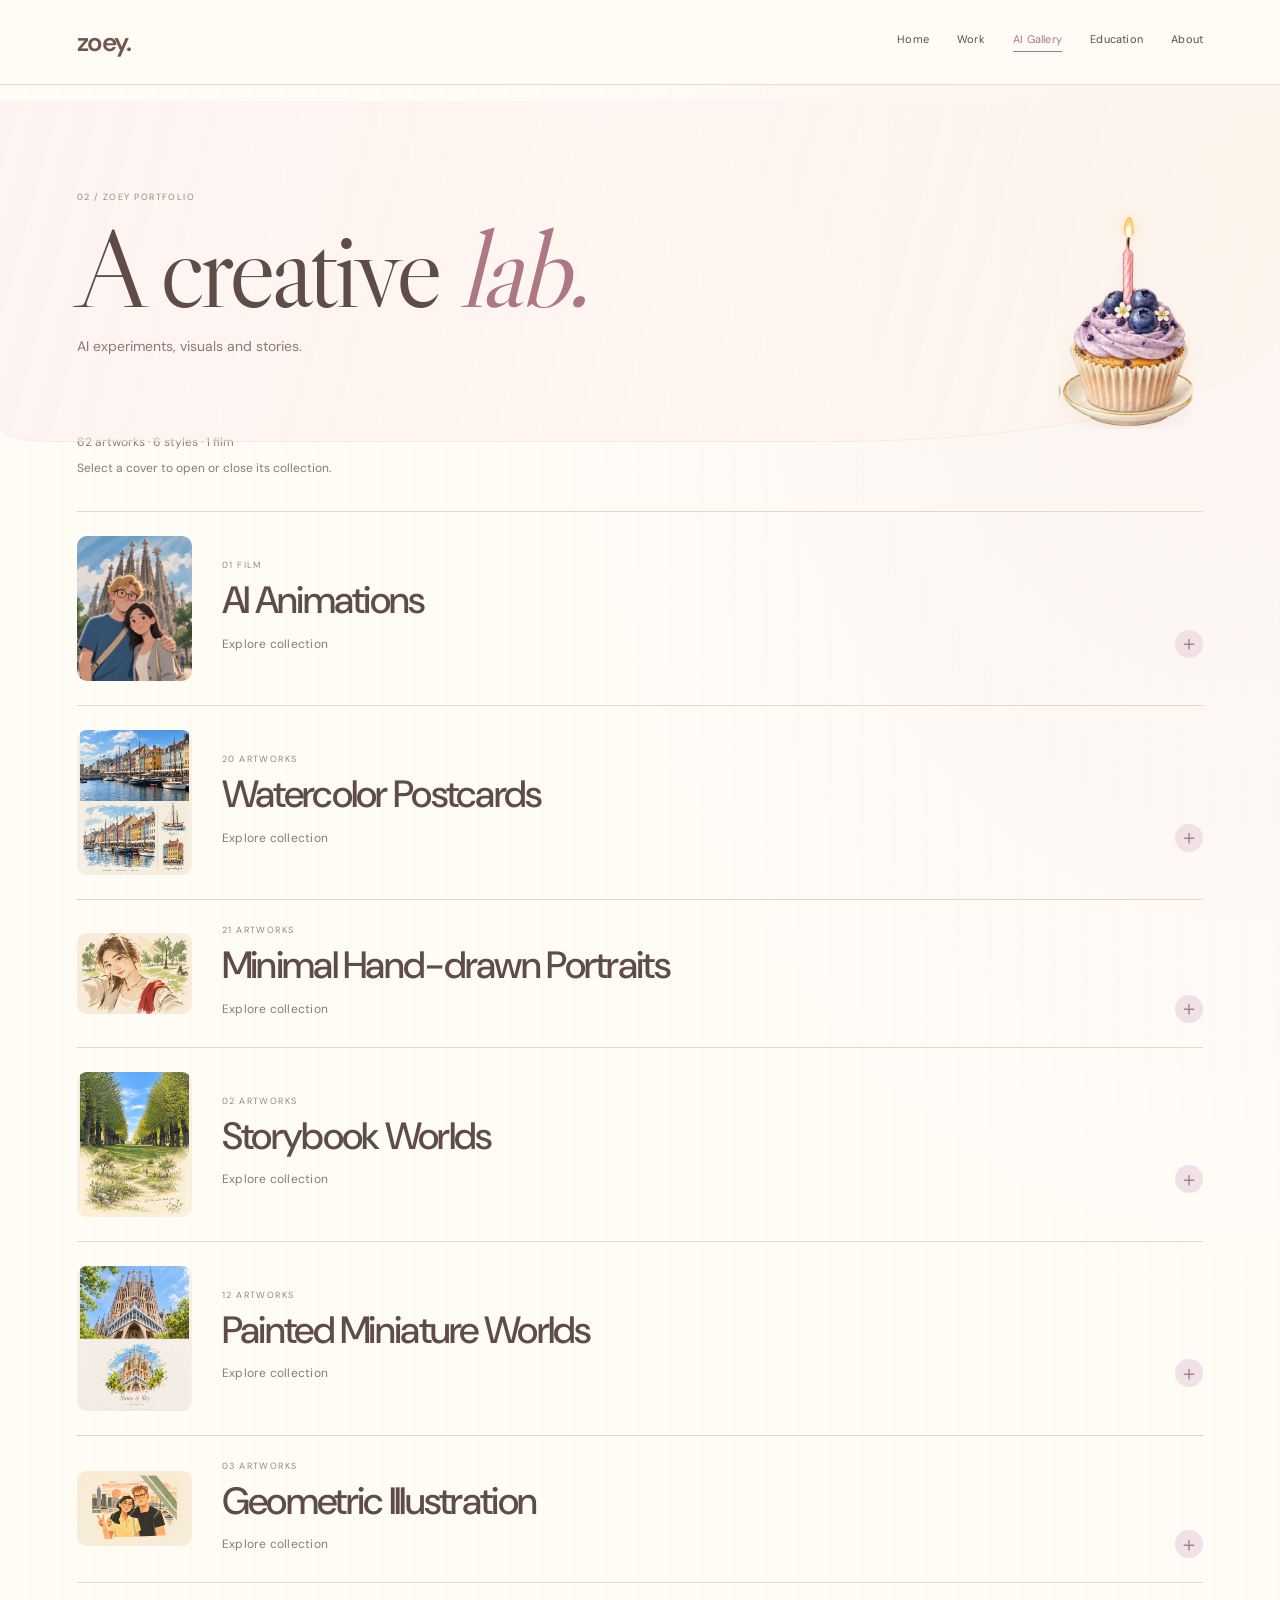
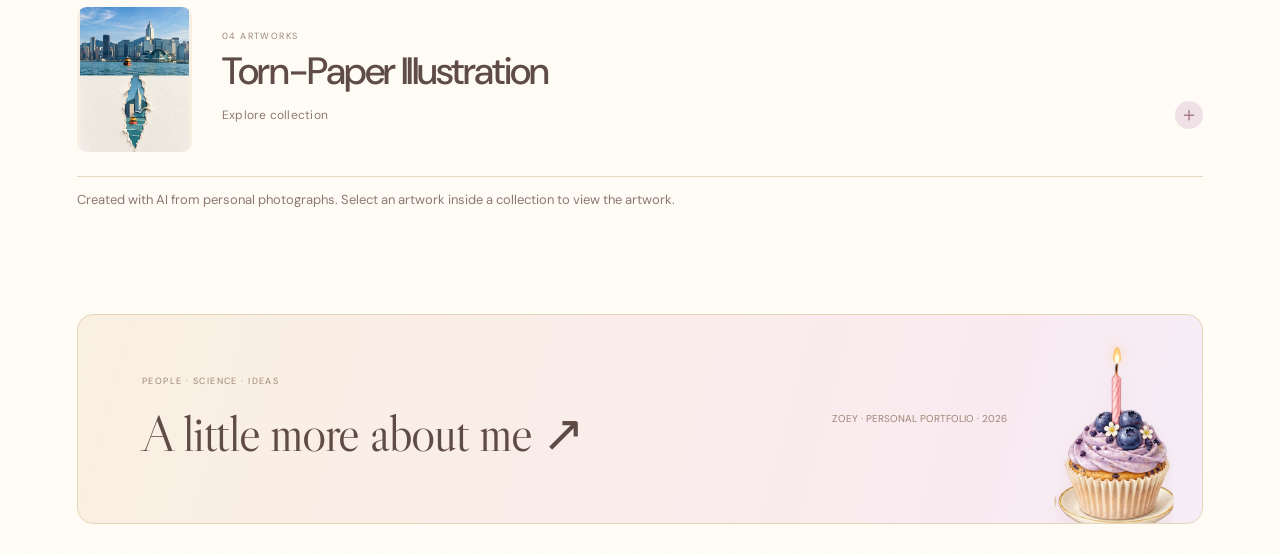
<file: site/ai.html>
<!doctype html><html lang="en"><head><meta charset="utf-8"><meta name="viewport" content="width=device-width, initial-scale=1"><meta name="description" content="Zoey's personal portfolio — work, AI art, education and life."><title>AI Gallery — zoey.</title><link rel="stylesheet" href="style.css"><link rel="stylesheet" href="editorial.css"><link rel="stylesheet" href="responsive.css"><link rel="stylesheet" href="botanical.css?v=4"><link rel="stylesheet" href="tea-room.css?v=1"><script src="tea-room.js?v=1" defer></script></head><body class="page-art"><a class="skip" href="#main">Skip to content</a><nav><a class="brand" href="index.html">zoey.</a><div class="navlinks"><a href="index.html">Home</a><a href="work.html">Work</a><a href="ai.html" aria-current="page">AI Gallery</a><a href="education.html">Education</a><a href="about.html">About</a></div></nav><main id="main" class="wrap reveal"><header class="pagehead"><div class="eyebrow">02 / ZOEY PORTFOLIO</div><h1>A creative <em>lab.</em></h1><p>AI experiments, visuals and stories.</p></header><p class="collection-intro">62 artworks · 6 styles · 1 film<span>Select a cover to open or close its collection.</span></p><div class="collections"><details class="collection video-collection" name="art-styles" id="ai-animations"><summary><img class="collection-cover" src="films/zoey-phillip-cover.jpg" alt="Illustrated Zoey and Phillip in front of the Sagrada Família" loading="lazy"><div class="collection-caption"><div class="eyebrow">01 FILM</div><h2>AI Animations</h2><span class="collection-hint"><span class="when-closed">Explore collection</span><span class="when-open">Close collection</span><b aria-hidden="true">＋</b></span></div></summary><div class="collection-content"><div class="film-frame"><video controls playsinline preload="none" poster="films/zoey-phillip-cover.jpg" aria-label="Zoey and Phillip — an animated story"><source src="films/zoey-phillip.mp4" type="video/mp4">Your browser does not support embedded video. <a href="films/zoey-phillip.mp4">Watch the film</a>.</video></div></div></details><details class="collection" name="art-styles" id="postcards"><summary><img class="collection-cover" src="artworks/thumb-20.jpg" alt="Nyhavn canal, color and sails" loading="lazy"><div class="collection-caption"><div class="eyebrow">20 ARTWORKS</div><h2>Watercolor Postcards</h2><span class="collection-hint"><span class="when-closed">Explore collection</span><span class="when-open">Close collection</span><b aria-hidden="true">＋</b></span></div></summary><div class="collection-content"><div class="artgallery"><button class="art" type="button" aria-label="Open Copenhagen Streets, Sky and Motion" data-image="artworks/copenhagen-streets-sky-motion.jpg" data-title="Copenhagen Streets, Sky and Motion"><div class="gallery-mat"><img src="artworks/copenhagen-streets-sky-motion-thumb.jpg" alt="Copenhagen Streets, Sky and Motion" loading="lazy"></div></button><button class="art" type="button" aria-label="Open Copenhagen Rooftops and Café Moments" data-image="artworks/copenhagen-roofs-clouds-stroll.jpg" data-title="Copenhagen Rooftops and Café Moments"><div class="gallery-mat"><img src="artworks/copenhagen-roofs-clouds-stroll-thumb.jpg" alt="Copenhagen Rooftops and Café Moments" loading="lazy"></div></button><button class="art" type="button" aria-label="Open Copenhagen Tower, Sky and City" data-image="artworks/copenhagen-tower-sky-city.jpg" data-title="Copenhagen Tower, Sky and City"><div class="gallery-mat"><img src="artworks/copenhagen-tower-sky-city-thumb.jpg" alt="Copenhagen Tower, Sky and City" loading="lazy"></div></button><button class="art" type="button" aria-label="Open Copenhagen Quayside and Café Life" data-image="artworks/copenhagen-ripples-roofs-rest.jpg" data-title="Copenhagen Quayside and Café Life"><div class="gallery-mat"><img src="artworks/copenhagen-ripples-roofs-rest-thumb.jpg" alt="Copenhagen Quayside and Café Life" loading="lazy"></div></button><button class="art" type="button" aria-label="Open Copenhagen Canal Moments" data-image="artworks/copenhagen-water-clouds-wander.jpg" data-title="Copenhagen Canal Moments"><div class="gallery-mat"><img src="artworks/copenhagen-water-clouds-wander-thumb.jpg" alt="Copenhagen Canal Moments" loading="lazy"></div></button><button class="art" type="button" aria-label="Open Nyhavn canal, color and sails" data-image="artworks/poster-20.jpg" data-title="Nyhavn canal, color and sails"><div class="gallery-mat"><img src="artworks/thumb-20.jpg" alt="Nyhavn canal, color and sails" loading="lazy"></div></button><button class="art" type="button" aria-label="Open Bougainvillea street corner" data-image="artworks/poster-00.jpg" data-title="Bougainvillea street corner"><div class="gallery-mat"><img src="artworks/thumb-00.jpg" alt="Bougainvillea street corner" loading="lazy"></div></button><button class="art" type="button" aria-label="Open Twilight park memories" data-image="artworks/poster-01.jpg" data-title="Twilight park memories"><div class="gallery-mat"><img src="artworks/thumb-01.jpg" alt="Twilight park memories" loading="lazy"></div></button><button class="art" type="button" aria-label="Open Palm-lined courtyard" data-image="artworks/poster-02.jpg" data-title="Palm-lined courtyard"><div class="gallery-mat"><img src="artworks/thumb-02.jpg" alt="Palm-lined courtyard" loading="lazy"></div></button><button class="art" type="button" aria-label="Open Pink skies over the meadow" data-image="artworks/poster-03.jpg" data-title="Pink skies over the meadow"><div class="gallery-mat"><img src="artworks/thumb-03.jpg" alt="Pink skies over the meadow" loading="lazy"></div></button><button class="art" type="button" aria-label="Open Hydrangeas beneath blue skies" data-image="artworks/poster-05.jpg" data-title="Hydrangeas beneath blue skies"><div class="gallery-mat"><img src="artworks/thumb-05.jpg" alt="Hydrangeas beneath blue skies" loading="lazy"></div></button><button class="art" type="button" aria-label="Open Green fields and cloud-filled skies" data-image="artworks/poster-06.jpg" data-title="Green fields and cloud-filled skies"><div class="gallery-mat"><img src="artworks/thumb-06.jpg" alt="Green fields and cloud-filled skies" loading="lazy"></div></button><button class="art" type="button" aria-label="Open Blue and purple hydrangea garden" data-image="artworks/poster-07.jpg" data-title="Blue and purple hydrangea garden"><div class="gallery-mat"><img src="artworks/thumb-07.jpg" alt="Blue and purple hydrangea garden" loading="lazy"></div></button><button class="art" type="button" aria-label="Open Sunlit campus and red brick" data-image="artworks/poster-08.jpg" data-title="Sunlit campus and red brick"><div class="gallery-mat"><img src="artworks/thumb-08.jpg" alt="Sunlit campus and red brick" loading="lazy"></div></button><button class="art" type="button" aria-label="Open Evening path and park lights" data-image="artworks/poster-09.jpg" data-title="Evening path and park lights"><div class="gallery-mat"><img src="artworks/thumb-09.jpg" alt="Evening path and park lights" loading="lazy"></div></button><button class="art" type="button" aria-label="Open Copenhagen Canal Days" data-image="artworks/poster-11.jpg" data-title="Copenhagen Canal Days"><div class="gallery-mat"><img src="artworks/thumb-11.jpg" alt="Copenhagen Canal Days" loading="lazy"></div></button><button class="art" type="button" aria-label="Open Copenhagen Harbor Sails and Swims" data-image="artworks/poster-12.jpg" data-title="Copenhagen Harbor Sails and Swims"><div class="gallery-mat"><img src="artworks/thumb-12.jpg" alt="Copenhagen Harbor Sails and Swims" loading="lazy"></div></button><button class="art" type="button" aria-label="Open Copenhagen Harbor, Sky and Pause" data-image="artworks/poster-13.jpg" data-title="Copenhagen Harbor, Sky and Pause"><div class="gallery-mat"><img src="artworks/thumb-13.jpg" alt="Copenhagen Harbor, Sky and Pause" loading="lazy"></div></button><button class="art" type="button" aria-label="Open Copenhagen Lakeside Bicycle Collage" data-image="artworks/poster-14.jpg" data-title="Copenhagen Lakeside Bicycle Collage"><div class="gallery-mat"><img src="artworks/thumb-14.jpg" alt="Copenhagen Lakeside Bicycle Collage" loading="lazy"></div></button><button class="art" type="button" aria-label="Open Spring Blossom Park Memory Poster" data-image="artworks/poster-25.jpg" data-title="Spring Blossom Park Memory Poster"><div class="gallery-mat"><img src="artworks/thumb-25.jpg" alt="Spring Blossom Park Memory Poster" loading="lazy"></div></button></div></div></details><details class="collection" name="art-styles" id="portraits"><summary><div class="illustration-frame collection-cover" style="--art-ratio:1.40977;--art-offset:-46.800000000000004%"><img src="artworks/thumb-04.jpg" alt="Zoey in a sunlit park" loading="lazy"></div><div class="collection-caption"><div class="eyebrow">21 ARTWORKS</div><h2>Minimal Hand-drawn Portraits</h2><span class="collection-hint"><span class="when-closed">Explore collection</span><span class="when-open">Close collection</span><b aria-hidden="true">＋</b></span></div></summary><div class="collection-content"><div class="artgallery"><button class="art" type="button" aria-label="Open Together in Berlin" data-image="artworks/berlin-couple-illustration.jpg" data-title="Together in Berlin"><div class="gallery-mat"><img src="artworks/berlin-couple-illustration-thumb.jpg" alt="Together in Berlin" loading="lazy"></div></button><button class="art" type="button" aria-label="Open A Little Souvenir" data-image="artworks/phillip-lemur-illustration.jpg" data-title="A Little Souvenir"><div class="gallery-mat"><img src="artworks/phillip-lemur-illustration-thumb.jpg" alt="A Little Souvenir" loading="lazy"></div></button><button class="art" type="button" aria-label="Open A Café Pause" data-image="artworks/cafe-pause-illustration.jpg" data-title="A Café Pause"><div class="gallery-mat"><img src="artworks/cafe-pause-illustration-thumb.jpg" alt="A Café Pause" loading="lazy"></div></button><button class="art" type="button" aria-label="Open Autumn at the Reichstag" data-image="artworks/zoey-reichstag-illustration.jpg" data-title="Autumn at the Reichstag"><div class="gallery-mat"><img src="artworks/zoey-reichstag-illustration-thumb.jpg" alt="Autumn at the Reichstag" loading="lazy"></div></button><button class="art" type="button" aria-label="Open Zoey in a sunlit park" data-image="artworks/poster-04.jpg" data-title="Zoey in a sunlit park" data-offset="-46.800000000000004%" data-ratio="1.40977"><div class="gallery-mat"><div class="illustration-frame" style="--art-ratio:1.40977;--art-offset:-46.800000000000004%"><img src="artworks/thumb-04.jpg" alt="Zoey in a sunlit park" loading="lazy"></div></div></button><button class="art" type="button" aria-label="Open Couple beneath city palms" data-image="artworks/poster-33.jpg" data-title="Couple beneath city palms" data-offset="-49.3%" data-ratio="1.47929"><div class="gallery-mat"><div class="illustration-frame" style="--art-ratio:1.47929;--art-offset:-49.3%"><img src="artworks/thumb-33.jpg" alt="Couple beneath city palms" loading="lazy"></div></div></button><button class="art" type="button" aria-label="Open Couple with a red gift bag" data-image="artworks/poster-36.jpg" data-title="Couple with a red gift bag" data-offset="-49%" data-ratio="1.470588"><div class="gallery-mat"><div class="illustration-frame" style="--art-ratio:1.470588;--art-offset:-49%"><img src="artworks/thumb-36.jpg" alt="Couple with a red gift bag" loading="lazy"></div></div></button><button class="art" type="button" aria-label="Open Two adults and a baby" data-image="artworks/poster-37.jpg" data-title="Two adults and a baby" data-offset="-54.6%" data-ratio="1.65198"><div class="gallery-mat"><div class="illustration-frame" style="--art-ratio:1.65198;--art-offset:-54.6%"><img src="artworks/thumb-37.jpg" alt="Two adults and a baby" loading="lazy"></div></div></button><button class="art" type="button" aria-label="Open Hand-drawn couple" data-image="artworks/poster-38.jpg" data-title="Hand-drawn couple" data-offset="-51.2%" data-ratio="1.53689"><div class="gallery-mat"><div class="illustration-frame" style="--art-ratio:1.53689;--art-offset:-51.2%"><img src="artworks/thumb-38.jpg" alt="Hand-drawn couple" loading="lazy"></div></div></button><button class="art" type="button" aria-label="Open Peace signs at the table" data-image="artworks/poster-39.jpg" data-title="Peace signs at the table" data-offset="-50.5%" data-ratio="1.51515"><div class="gallery-mat"><div class="illustration-frame" style="--art-ratio:1.51515;--art-offset:-50.5%"><img src="artworks/thumb-39.jpg" alt="Peace signs at the table" loading="lazy"></div></div></button><button class="art" type="button" aria-label="Open Ice cream together" data-image="artworks/poster-40.jpg" data-title="Ice cream together" data-offset="-50.4%" data-ratio="1.5121"><div class="gallery-mat"><div class="illustration-frame" style="--art-ratio:1.5121;--art-offset:-50.4%"><img src="artworks/thumb-40.jpg" alt="Ice cream together" loading="lazy"></div></div></button><button class="art" type="button" aria-label="Open Bubble tea together" data-image="artworks/poster-41.jpg" data-title="Bubble tea together" data-offset="-52.400000000000006%" data-ratio="1.57563"><div class="gallery-mat"><div class="illustration-frame" style="--art-ratio:1.57563;--art-offset:-52.400000000000006%"><img src="artworks/thumb-41.jpg" alt="Bubble tea together" loading="lazy"></div></div></button><button class="art" type="button" aria-label="Open Couple with a red gift bag" data-image="artworks/poster-42.jpg" data-title="Couple with a red gift bag" data-offset="-43.4%" data-ratio="1.32509"><div class="gallery-mat"><div class="illustration-frame" style="--art-ratio:1.32509;--art-offset:-43.4%"><img src="artworks/thumb-42.jpg" alt="Couple with a red gift bag" loading="lazy"></div></div></button><button class="art" type="button" aria-label="Open Travel portrait of a couple" data-image="artworks/poster-43.jpg" data-title="Travel portrait of a couple" data-offset="-54.50000000000001%" data-ratio="1.64835"><div class="gallery-mat"><div class="illustration-frame" style="--art-ratio:1.64835;--art-offset:-54.50000000000001%"><img src="artworks/thumb-43.jpg" alt="Travel portrait of a couple" loading="lazy"></div></div></button><button class="art" type="button" aria-label="Open Couple at the Sagrada Família" data-image="artworks/poster-44.jpg" data-title="Couple at the Sagrada Família" data-offset="-53.5%" data-ratio="1.6129"><div class="gallery-mat"><div class="illustration-frame" style="--art-ratio:1.6129;--art-offset:-53.5%"><img src="artworks/thumb-44.jpg" alt="Couple at the Sagrada Família" loading="lazy"></div></div></button><button class="art" type="button" aria-label="Open Couple in a sunlit hall" data-image="artworks/poster-45.jpg" data-title="Couple in a sunlit hall" data-offset="-50.4%" data-ratio="1.5121"><div class="gallery-mat"><div class="illustration-frame" style="--art-ratio:1.5121;--art-offset:-50.4%"><img src="artworks/thumb-45.jpg" alt="Couple in a sunlit hall" loading="lazy"></div></div></button><button class="art" type="button" aria-label="Open Couple by the coast" data-image="artworks/poster-49.jpg" data-title="Couple by the coast" data-offset="-50.1%" data-ratio="1.50301"><div class="gallery-mat"><div class="illustration-frame" style="--art-ratio:1.50301;--art-offset:-50.1%"><img src="artworks/thumb-49.jpg" alt="Couple by the coast" loading="lazy"></div></div></button><button class="art" type="button" aria-label="Open Four friends" data-image="artworks/poster-52.jpg" data-title="Four friends" data-offset="-53.0%" data-ratio="1.59574"><div class="gallery-mat"><div class="illustration-frame" style="--art-ratio:1.59574;--art-offset:-53.0%"><img src="artworks/thumb-52.jpg" alt="Four friends" loading="lazy"></div></div></button><button class="art" type="button" aria-label="Open A double smile" data-image="artworks/poster-53.jpg" data-title="A double smile" data-offset="-48.199999999999996%" data-ratio="1.44788"><div class="gallery-mat"><div class="illustration-frame" style="--art-ratio:1.44788;--art-offset:-48.199999999999996%"><img src="artworks/thumb-53.jpg" alt="A double smile" loading="lazy"></div></div></button><button class="art" type="button" aria-label="Open Couple by the window" data-image="artworks/poster-54.jpg" data-title="Couple by the window" data-offset="-54.50000000000001%" data-ratio="1.64835"><div class="gallery-mat"><div class="illustration-frame" style="--art-ratio:1.64835;--art-offset:-54.50000000000001%"><img src="artworks/thumb-54.jpg" alt="Couple by the window" loading="lazy"></div></div></button><button class="art" type="button" aria-label="Open Two babies on a floral blanket" data-image="artworks/poster-56.jpg" data-title="Two babies on a floral blanket" data-offset="-47.8%" data-ratio="1.43678"><div class="gallery-mat"><div class="illustration-frame" style="--art-ratio:1.43678;--art-offset:-47.8%"><img src="artworks/thumb-56.jpg" alt="Two babies on a floral blanket" loading="lazy"></div></div></button></div></div></details><details class="collection" name="art-styles" id="storybook"><summary><img class="collection-cover" src="artworks/thumb-10.jpg" alt="Avenue Into a Storybook Path" loading="lazy"><div class="collection-caption"><div class="eyebrow">02 ARTWORKS</div><h2>Storybook Worlds</h2><span class="collection-hint"><span class="when-closed">Explore collection</span><span class="when-open">Close collection</span><b aria-hidden="true">＋</b></span></div></summary><div class="collection-content"><div class="artgallery"><button class="art" type="button" aria-label="Open Avenue Into a Storybook Path" data-image="artworks/poster-10.jpg" data-title="Avenue Into a Storybook Path"><div class="gallery-mat"><img src="artworks/thumb-10.jpg" alt="Avenue Into a Storybook Path" loading="lazy"></div></button><button class="art" type="button" aria-label="Open Lake flowing into a storybook valley" data-image="artworks/poster-51.jpg" data-title="Lake flowing into a storybook valley"><div class="gallery-mat"><img src="artworks/thumb-51.jpg" alt="Lake flowing into a storybook valley" loading="lazy"></div></button></div></div></details><details class="collection" name="art-styles" id="miniatures"><summary><img class="collection-cover" src="artworks/thumb-24.jpg" alt="Sagrada Família in stone and sky" loading="lazy"><div class="collection-caption"><div class="eyebrow">12 ARTWORKS</div><h2>Painted Miniature Worlds</h2><span class="collection-hint"><span class="when-closed">Explore collection</span><span class="when-open">Close collection</span><b aria-hidden="true">＋</b></span></div></summary><div class="collection-content"><div class="artgallery"><button class="art" type="button" aria-label="Open A Leafy Feast" data-image="artworks/panda-leafy-feast.jpg" data-title="A Leafy Feast"><div class="gallery-mat"><img src="artworks/panda-leafy-feast-thumb.jpg" alt="A Leafy Feast" loading="lazy"></div></button><button class="art" type="button" aria-label="Open Waterside Light" data-image="artworks/waterside-light.jpg" data-title="Waterside Light"><div class="gallery-mat"><img src="artworks/waterside-light-thumb.jpg" alt="Waterside Light" loading="lazy"></div></button><button class="art" type="button" aria-label="Open Bamboo Bliss" data-image="artworks/bamboo-bliss.jpg" data-title="Bamboo Bliss"><div class="gallery-mat"><img src="artworks/bamboo-bliss-thumb.jpg" alt="Bamboo Bliss" loading="lazy"></div></button><button class="art" type="button" aria-label="Open A Quiet Moment" data-image="artworks/panda-quiet-moment.jpg" data-title="A Quiet Moment"><div class="gallery-mat"><img src="artworks/panda-quiet-moment-thumb.jpg" alt="A Quiet Moment" loading="lazy"></div></button><button class="art" type="button" aria-label="Open Berlin in Light" data-image="artworks/berlin-in-light.jpg" data-title="Berlin in Light"><div class="gallery-mat"><img src="artworks/berlin-in-light-thumb.jpg" alt="Berlin in Light" loading="lazy"></div></button><button class="art" type="button" aria-label="Open Sagrada Família in stone and sky" data-image="artworks/poster-24.jpg" data-title="Sagrada Família in stone and sky"><div class="gallery-mat"><img src="artworks/thumb-24.jpg" alt="Sagrada Família in stone and sky" loading="lazy"></div></button><button class="art" type="button" aria-label="Open Harbour Glow" data-image="artworks/poster-16.jpg" data-title="Harbour Glow" data-offset="-51.0%" data-ratio="1.53061"><div class="gallery-mat"><div class="illustration-frame" style="--art-ratio:1.53061;--art-offset:-51.0%"><img src="artworks/thumb-16.jpg" alt="Harbour Glow" loading="lazy"></div></div></button><button class="art" type="button" aria-label="Open Light in color: Sagrada Familia" data-image="artworks/poster-19.jpg" data-title="Light in color: Sagrada Familia"><div class="gallery-mat"><img src="artworks/thumb-19.jpg" alt="Light in color: Sagrada Familia" loading="lazy"></div></button><button class="art" type="button" aria-label="Open Petal Paths Beneath the Blossoms" data-image="artworks/poster-22.jpg" data-title="Petal Paths Beneath the Blossoms"><div class="gallery-mat"><img src="artworks/thumb-22.jpg" alt="Petal Paths Beneath the Blossoms" loading="lazy"></div></button><button class="art" type="button" aria-label="Open Quiet greens in spring light" data-image="artworks/poster-23.jpg" data-title="Quiet greens in spring light"><div class="gallery-mat"><img src="artworks/thumb-23.jpg" alt="Quiet greens in spring light" loading="lazy"></div></button><button class="art" type="button" aria-label="Open Spring Pause by the Green Bench" data-image="artworks/poster-26.jpg" data-title="Spring Pause by the Green Bench"><div class="gallery-mat"><img src="artworks/thumb-26.jpg" alt="Spring Pause by the Green Bench" loading="lazy"></div></button><button class="art" type="button" aria-label="Open Sunlit Palace, Canal, and Fountain" data-image="artworks/poster-27.jpg" data-title="Sunlit Palace, Canal, and Fountain"><div class="gallery-mat"><img src="artworks/thumb-27.jpg" alt="Sunlit Palace, Canal, and Fountain" loading="lazy"></div></button></div></div></details><details class="collection" name="art-styles" id="geometric"><summary><div class="illustration-frame collection-cover" style="--art-ratio:1.53689;--art-offset:-51.2%"><img src="artworks/thumb-28.jpg" alt="Sunset harbour embrace, geometric echo" loading="lazy"></div><div class="collection-caption"><div class="eyebrow">03 ARTWORKS</div><h2>Geometric Illustration</h2><span class="collection-hint"><span class="when-closed">Explore collection</span><span class="when-open">Close collection</span><b aria-hidden="true">＋</b></span></div></summary><div class="collection-content"><div class="artgallery"><button class="art" type="button" aria-label="Open Sunset harbour embrace, geometric echo" data-image="artworks/poster-28.jpg" data-title="Sunset harbour embrace, geometric echo" data-offset="-51.2%" data-ratio="1.53689"><div class="gallery-mat"><div class="illustration-frame" style="--art-ratio:1.53689;--art-offset:-51.2%"><img src="artworks/thumb-28.jpg" alt="Sunset harbour embrace, geometric echo" loading="lazy"></div></div></button><button class="art" type="button" aria-label="Open Outdoor Cooking, Reimagined" data-image="artworks/poster-21.jpg" data-title="Outdoor Cooking, Reimagined" data-offset="-53.6%" data-ratio="1.61638"><div class="gallery-mat"><div class="illustration-frame" style="--art-ratio:1.61638;--art-offset:-53.6%"><img src="artworks/thumb-21.jpg" alt="Outdoor Cooking, Reimagined" loading="lazy"></div></div></button><button class="art" type="button" aria-label="Open Three Friends in Geometric Harmony" data-image="artworks/poster-32.jpg" data-title="Three Friends in Geometric Harmony" data-offset="-50.8%" data-ratio="1.52439"><div class="gallery-mat"><div class="illustration-frame" style="--art-ratio:1.52439;--art-offset:-50.8%"><img src="artworks/thumb-32.jpg" alt="Three Friends in Geometric Harmony" loading="lazy"></div></div></button></div></div></details><details class="collection" name="art-styles" id="torn-paper"><summary><img class="collection-cover" src="artworks/thumb-18.jpg" alt="Hong Kong Harbor, Torn Paper Skyline" loading="lazy"><div class="collection-caption"><div class="eyebrow">04 ARTWORKS</div><h2>Torn-Paper Illustration</h2><span class="collection-hint"><span class="when-closed">Explore collection</span><span class="when-open">Close collection</span><b aria-hidden="true">＋</b></span></div></summary><div class="collection-content"><div class="artgallery"><button class="art" type="button" aria-label="Open Hong Kong Harbor, Torn Paper Skyline" data-image="artworks/poster-18.jpg" data-title="Hong Kong Harbor, Torn Paper Skyline"><div class="gallery-mat"><img src="artworks/thumb-18.jpg" alt="Hong Kong Harbor, Torn Paper Skyline" loading="lazy"></div></button><button class="art" type="button" aria-label="Open Historic lawn portrait in torn-paper collage" data-image="artworks/poster-17.jpg" data-title="Historic lawn portrait in torn-paper collage" data-offset="-45.300000000000004%" data-ratio="1.37112"><div class="gallery-mat"><div class="illustration-frame" style="--art-ratio:1.37112;--art-offset:-45.300000000000004%"><img src="artworks/thumb-17.jpg" alt="Historic lawn portrait in torn-paper collage" loading="lazy"></div></div></button><button class="art" type="button" aria-label="Open Teal Ferry, Torn Paper Collage" data-image="artworks/poster-30.jpg" data-title="Teal Ferry, Torn Paper Collage"><div class="gallery-mat"><img src="artworks/thumb-30.jpg" alt="Teal Ferry, Torn Paper Collage" loading="lazy"></div></button><button class="art" type="button" aria-label="Open Winding Stream Through Torn Paper" data-image="artworks/poster-34.jpg" data-title="Winding Stream Through Torn Paper"><div class="gallery-mat"><img src="artworks/thumb-34.jpg" alt="Winding Stream Through Torn Paper" loading="lazy"></div></button></div></div></details></div><p class="sub">Created with AI from personal photographs. Select an artwork inside a collection to view the artwork.</p><dialog id="art-dialog" aria-label="Artwork preview"><button id="close-art" aria-label="Close artwork">Close ×</button><div class="art-pop"><div class="art-mat"><div id="full-art-frame"><img id="full-art" alt=""></div></div></div></dialog><script src="gallery.js"></script></main><footer><div><div class="eyebrow">PEOPLE · SCIENCE · IDEAS</div><a class="footerlink" href="about.html">A little more about me ↗</a></div><span>ZOEY · PERSONAL PORTFOLIO · 2026</span></footer></body></html>
</file>
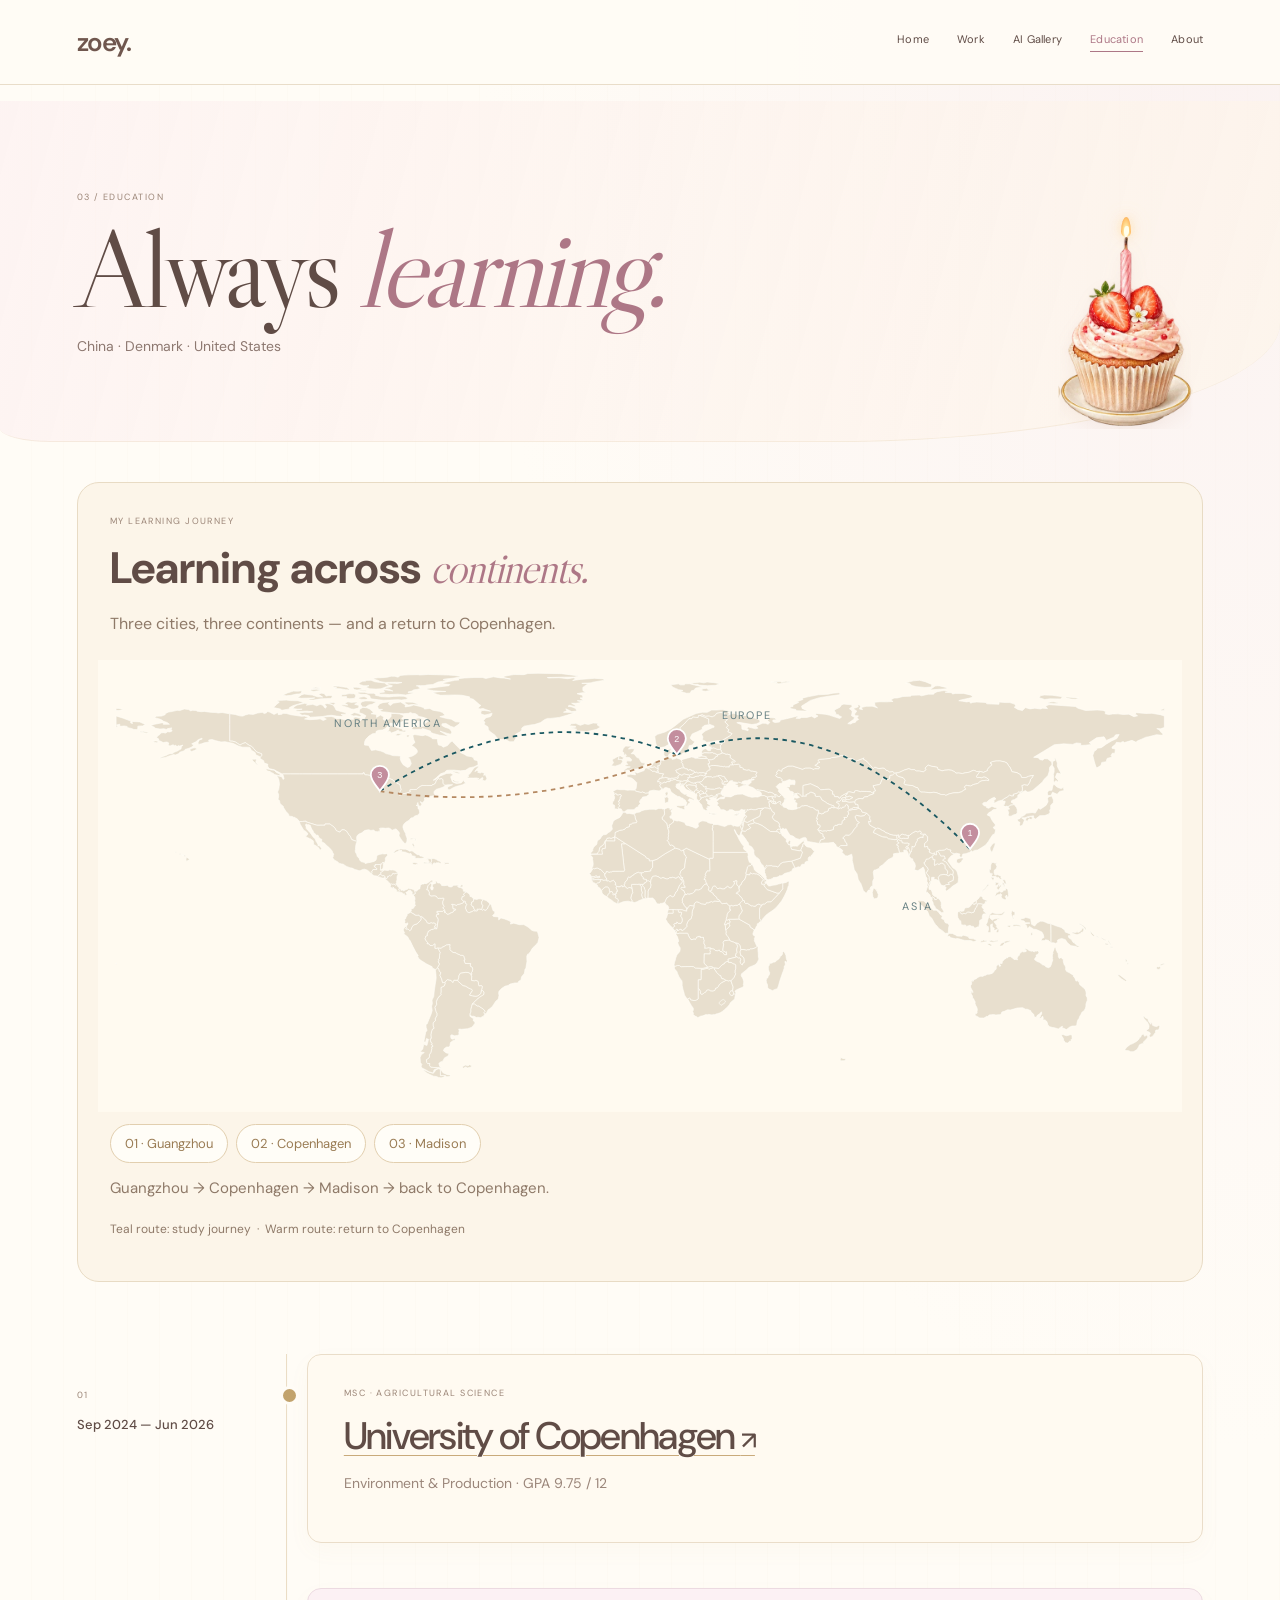
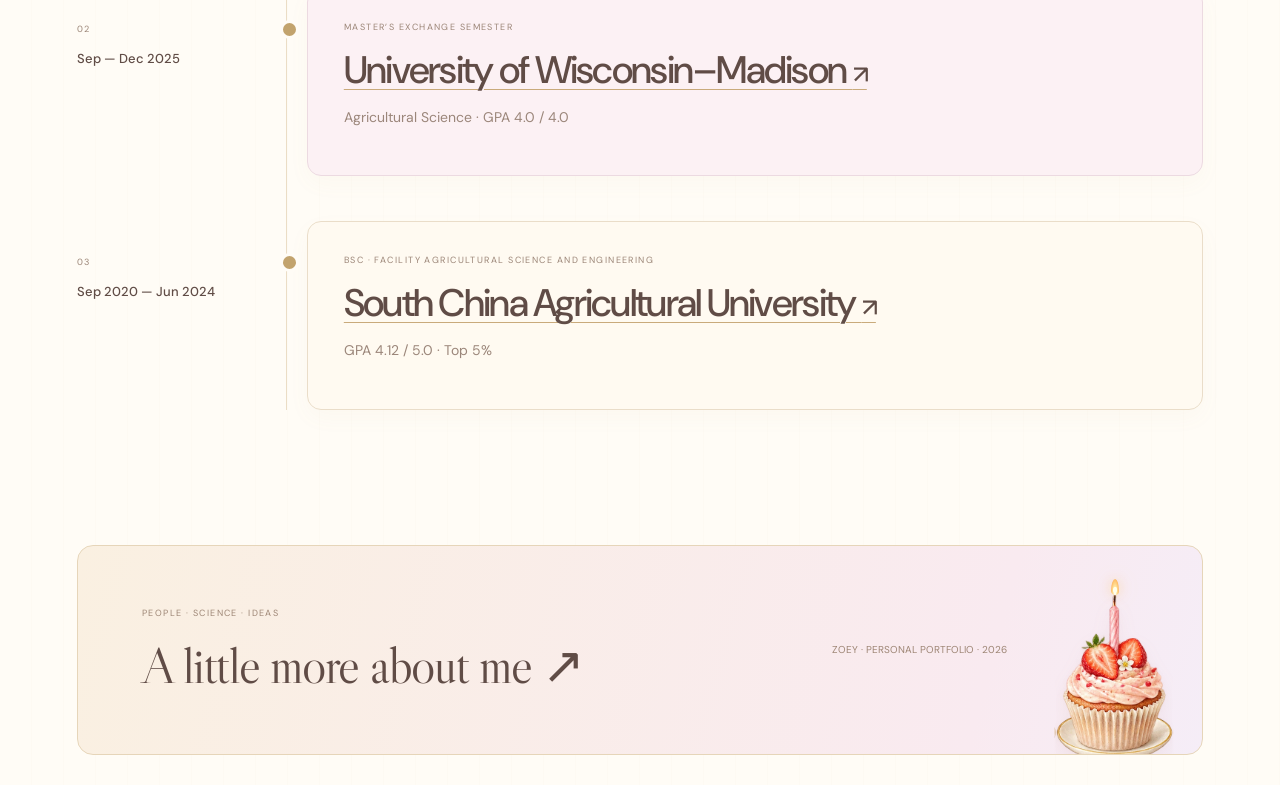
<file: site/education.html>
<!doctype html><html lang="en"><head><meta charset="utf-8"><meta name="viewport" content="width=device-width, initial-scale=1"><meta name="description" content="Zoey's personal portfolio — work, AI art, education and life."><title>Education — zoey.</title><link rel="stylesheet" href="style.css"><link rel="stylesheet" href="editorial.css"><link rel="stylesheet" href="maps.css"><script src="maps.js" defer></script><link rel="stylesheet" href="responsive.css"><link rel="stylesheet" href="botanical.css?v=4"><link rel="stylesheet" href="tea-room.css?v=1"><script src="tea-room.js?v=1" defer></script></head><body class="page-education"><a class="skip" href="#main">Skip to content</a><nav><a class="brand" href="index.html">zoey.</a><div class="navlinks"><a href="index.html">Home</a><a href="work.html">Work</a><a href="ai.html">AI Gallery</a><a href="education.html" aria-current="page">Education</a><a href="about.html">About</a></div></nav><main id="main" class="wrap reveal"><header class="pagehead"><div class="eyebrow">03 / EDUCATION</div><h1>Always <em>learning.</em></h1><p>China · Denmark · United States</p></header><section class="journey-map"><div class="eyebrow">MY LEARNING JOURNEY</div><h2>Learning across <em>continents.</em></h2><p>Three cities, three continents — and a return to Copenhagen.</p><div class="map-canvas"><svg viewBox="0 0 1200 500" role="img" aria-label="World map with marked cities"><rect width="1200" height="500" fill="#f2f7f7"/><polygon points="1180.0,335.2 1180.0,336.8 1178.0,337.6 1175.9,338.3 1175.5,337.1 1177.1,336.4 1178.1,336.2 1180.0,335.2" fill="#d7e5e5" stroke="#f2f7f7" stroke-width=".7"><title>Fiji</title></polygon><polygon points="1174.0,339.8 1174.8,339.3 1175.9,340.2 1175.3,341.9 1173.3,342.4 1171.6,342.0 1171.3,340.5 1172.5,339.4 1174.0,339.8" fill="#d7e5e5" stroke="#f2f7f7" stroke-width=".7"><title>Fiji</title></polygon><polygon points="20.7,335.1 20.3,336.6 20.0,336.8 20.0,335.2 20.7,335.1" fill="#d7e5e5" stroke="#f2f7f7" stroke-width=".7"><title>Fiji</title></polygon><polygon points="709.2,286.6 709.8,287.0 721.5,293.5 721.7,295.4 726.3,298.6 724.8,302.6 725.0,304.4 727.1,305.6 727.2,306.4 726.3,308.3 726.5,309.3 726.3,310.8 727.4,312.9 728.7,316.0 729.9,316.7 729.9,316.7 727.3,318.6 723.8,319.8 721.9,319.8 720.7,320.8 718.5,320.8 717.7,321.2 713.8,320.3 711.4,320.6 710.5,316.2 709.4,314.7 708.7,313.8 705.6,313.2 703.7,312.3 701.7,311.7 700.4,311.2 699.1,310.4 699.1,310.4 697.3,306.3 695.4,304.5 694.8,302.7 695.1,301.0 694.5,298.0 695.9,297.9 697.0,296.7 698.3,295.0 699.1,294.4 699.1,293.3 698.4,292.6 698.2,291.3 698.2,291.3 699.1,290.9 699.3,289.0 698.0,287.2 699.1,286.8 702.7,286.9 709.2,286.6" fill="#d7e5e5" stroke="#f2f7f7" stroke-width=".7"><title>United Republic of Tanzania</title></polygon><polygon points="572.1,194.7 572.1,194.9 572.0,195.5 572.0,200.4 561.4,200.2 561.5,208.4 558.5,208.7 557.7,210.4 558.3,215.0 545.7,215.0 545.0,216.1 545.2,214.7 545.2,214.7 552.5,214.5 552.9,213.3 554.2,211.9 555.2,207.4 559.7,204.0 561.2,199.9 562.2,199.7 563.3,197.2 566.0,196.8 567.2,197.2 568.6,197.2 569.7,196.5 571.7,196.4 571.6,194.7 572.1,194.7" fill="#d7e5e5" stroke="#f2f7f7" stroke-width=".7"><title>Western Sahara</title></polygon><polygon points="204.2,126.1 203.7,126.1 197.5,122.9 195.2,121.5 189.4,120.2 187.6,117.3 188.0,115.4 183.9,114.0 183.3,111.4 179.5,109.1 179.4,107.4 179.4,107.4 181.2,105.9 181.1,103.8 175.6,101.8 172.3,98.1 170.3,95.8 167.3,94.4 165.2,93.1 163.5,91.4 160.2,92.4 157.1,94.2 154.2,92.1 152.0,90.7 148.8,89.8 145.7,89.7 145.7,71.4 145.7,59.5 145.7,59.5 151.7,60.3 156.8,61.8 160.2,62.1 163.0,60.8 166.9,59.8 171.7,60.2 176.5,58.7 181.8,57.9 184.0,59.3 186.4,58.5 187.1,57.0 189.3,57.4 194.8,60.2 199.1,58.1 199.5,60.5 203.5,60.0 204.7,59.0 208.6,59.2 213.5,60.6 221.1,61.7 225.5,62.3 228.6,62.1 233.0,63.7 228.5,65.3 234.3,66.0 243.0,65.6 245.7,65.1 249.2,67.0 252.7,65.4 249.4,64.0 251.5,62.9 255.4,62.7 258.0,62.4 260.6,63.2 263.8,64.9 267.4,64.7 273.1,66.1 278.1,65.6 282.8,65.7 282.4,63.7 285.3,63.1 290.3,64.2 290.3,67.3 292.3,64.7 294.9,64.8 296.4,61.6 292.9,59.6 289.1,58.3 289.4,54.7 293.2,52.4 297.5,52.9 300.7,54.3 305.1,58.0 302.2,59.5 308.2,60.2 308.2,63.5 312.5,61.0 316.4,63.0 315.4,65.4 318.5,67.6 321.9,65.3 324.3,62.5 324.4,59.0 329.0,59.2 333.8,59.7 338.1,61.3 338.3,62.9 335.9,64.6 338.2,66.3 337.8,67.9 331.4,70.1 327.0,70.6 323.6,69.6 322.7,71.2 319.6,74.0 318.6,75.4 314.9,77.5 310.3,77.8 307.7,79.1 307.5,81.2 303.8,81.6 299.8,84.2 296.3,87.8 295.1,90.4 294.9,94.1 299.6,94.6 301.1,97.6 302.6,100.1 307.1,99.4 313.1,100.8 316.3,102.1 318.6,103.6 322.7,104.5 326.1,105.8 331.4,106.0 334.9,106.3 334.4,109.1 335.4,112.3 337.7,115.9 342.5,119.0 345.0,117.9 346.7,114.6 345.0,109.5 342.8,107.9 347.9,106.3 351.6,104.1 353.4,101.9 353.1,99.7 350.9,97.0 347.0,94.6 350.8,91.2 349.4,88.3 348.3,83.3 350.6,82.5 356.1,83.4 359.4,83.7 362.1,82.9 365.1,83.9 369.0,85.8 370.0,87.1 375.8,87.3 375.7,90.0 376.7,94.1 379.7,94.6 382.0,96.5 386.7,94.7 389.8,91.1 391.9,89.6 394.4,92.5 398.6,96.6 402.2,100.5 400.9,102.5 405.2,104.3 408.1,106.1 413.2,107.0 415.3,108.0 416.5,110.7 419.0,111.1 420.3,112.3 420.6,116.0 418.2,117.2 415.9,118.3 410.6,119.4 406.6,122.1 401.1,122.6 394.2,121.9 389.4,121.9 386.0,122.1 383.3,124.4 379.2,125.9 374.6,130.1 370.9,133.1 373.6,132.5 378.8,128.3 385.6,125.6 390.4,125.3 393.2,126.9 390.2,129.1 391.2,132.5 392.3,134.9 396.4,136.6 401.8,136.1 405.0,132.5 405.2,134.8 407.3,136.0 403.3,138.1 396.2,140.0 393.0,141.3 389.4,143.6 386.9,143.4 386.8,140.6 392.4,138.0 387.2,138.1 383.7,138.5 381.6,136.7 381.6,132.3 380.1,131.4 378.0,131.9 376.9,131.1 374.4,133.5 373.5,136.0 372.3,137.4 370.9,137.9 369.9,138.1 369.6,138.9 363.7,138.9 358.8,138.9 357.3,139.5 353.9,141.8 353.5,142.1 352.5,143.3 349.5,143.3 346.3,143.3 344.9,143.9 345.4,144.5 345.7,145.5 345.6,145.8 341.4,147.4 338.1,147.9 334.4,149.6 333.6,149.6 332.5,149.1 332.1,148.6 332.2,148.3 332.9,147.2 334.4,145.4 335.3,143.5 334.7,140.7 334.0,137.8 330.6,136.3 331.0,135.7 330.6,135.3 329.7,135.3 329.0,134.8 328.9,134.1 328.2,134.4 327.4,134.3 327.6,134.0 326.8,133.7 326.5,132.8 324.0,131.8 321.4,130.7 318.2,129.5 315.2,128.3 312.3,129.2 311.3,129.3 307.3,128.4 304.7,128.8 301.6,127.8 298.3,127.3 296.1,127.1 295.0,126.6 294.5,124.8 293.4,124.8 293.4,126.1 286.7,126.1 275.7,126.1 264.7,126.1 255.1,126.1 245.4,126.1 235.9,126.1 226.1,126.1 222.9,126.1 213.3,126.1 204.2,126.1" fill="#d7e5e5" stroke="#f2f7f7" stroke-width=".7"><title>Canada</title></polygon><polygon points="329.4,82.8 331.7,81.3 336.2,81.4 336.1,82.0 332.3,83.8 330.1,83.7 329.4,82.8" fill="#d7e5e5" stroke="#f2f7f7" stroke-width=".7"><title>Canada</title></polygon><polygon points="342.9,49.6 339.4,47.9 339.5,46.7 341.1,46.5 348.5,46.8 354.0,48.6 354.3,49.5 350.9,49.4 347.4,49.3 343.9,49.8 342.9,49.6" fill="#d7e5e5" stroke="#f2f7f7" stroke-width=".7"><title>Canada</title></polygon><polygon points="341.2,84.0 342.4,83.0 343.8,83.1 344.6,83.8 343.3,85.5 341.9,85.2 341.1,84.2 341.2,84.0" fill="#d7e5e5" stroke="#f2f7f7" stroke-width=".7"><title>Canada</title></polygon><polygon points="298.4,42.6 296.6,43.8 291.9,43.6 288.0,42.7 289.7,41.3 294.4,40.4 297.2,41.5 298.4,42.6" fill="#d7e5e5" stroke="#f2f7f7" stroke-width=".7"><title>Canada</title></polygon><polygon points="297.6,34.4 296.2,34.5 290.1,34.3 289.3,33.4 295.7,33.4 298.0,34.0 297.6,34.4" fill="#d7e5e5" stroke="#f2f7f7" stroke-width=".7"><title>Canada</title></polygon><polygon points="288.2,30.4 292.1,31.5 291.2,32.7 286.4,33.3 283.8,32.6 282.4,31.4 282.2,30.1 286.4,30.2 288.2,30.4" fill="#d7e5e5" stroke="#f2f7f7" stroke-width=".7"><title>Canada</title></polygon><polygon points="316.0,44.5 310.8,44.1 302.2,43.0 301.1,41.3 300.7,39.7 297.5,38.3 290.8,37.9 287.1,36.9 288.3,35.6 294.9,35.8 298.5,36.8 304.8,36.8 307.6,37.8 306.9,39.0 310.6,39.8 312.6,40.5 317.0,40.7 321.7,40.9 326.8,40.3 333.4,40.0 338.6,40.2 342.0,41.4 342.8,42.7 340.7,43.6 335.9,44.3 331.8,43.9 322.6,44.4 316.0,44.5" fill="#d7e5e5" stroke="#f2f7f7" stroke-width=".7"><title>Canada</title></polygon><polygon points="241.5,32.4 246.0,32.9 245.0,33.8 238.9,34.8 234.2,33.7 236.8,32.7 241.5,32.4" fill="#d7e5e5" stroke="#f2f7f7" stroke-width=".7"><title>Canada</title></polygon><polygon points="242.5,30.3 246.6,30.9 242.7,31.5 237.4,31.5 237.4,31.1 240.7,30.1 242.5,30.3" fill="#d7e5e5" stroke="#f2f7f7" stroke-width=".7"><title>Canada</title></polygon><polygon points="420.8,118.6 419.1,120.6 417.0,123.5 419.1,122.4 421.3,123.1 420.1,124.2 423.0,125.1 424.5,124.3 427.7,125.3 426.7,127.6 428.9,127.1 429.4,128.8 430.4,130.8 429.0,133.6 427.5,133.7 425.4,133.1 426.1,130.5 425.2,130.1 421.5,132.9 419.6,132.8 421.8,131.2 418.7,130.5 415.3,130.7 409.0,130.6 408.5,129.6 410.5,128.5 409.1,127.6 411.8,125.7 415.2,120.5 417.2,118.7 420.0,117.6 421.5,117.8 420.8,118.6" fill="#d7e5e5" stroke="#f2f7f7" stroke-width=".7"><title>Canada</title></polygon><polygon points="329.7,74.3 333.2,75.4 336.9,76.4 337.2,77.9 339.6,77.7 341.9,78.7 339.0,79.7 334.0,79.0 332.2,77.5 329.0,79.2 324.4,80.9 323.3,79.0 319.0,79.3 321.8,77.7 322.2,75.2 323.3,72.3 325.6,72.5 326.2,73.9 327.8,73.4 329.7,74.3" fill="#d7e5e5" stroke="#f2f7f7" stroke-width=".7"><title>Canada</title></polygon><polygon points="346.2,51.0 349.2,49.7 356.4,51.4 360.8,52.9 361.2,54.3 367.2,53.6 370.6,55.6 378.4,56.9 381.2,58.2 384.2,61.2 378.3,62.7 385.9,64.8 391.0,65.5 395.6,68.4 400.7,68.7 399.7,70.9 394.0,74.6 390.1,73.3 385.0,70.2 380.8,70.6 380.4,72.4 383.8,74.3 388.2,75.8 389.5,76.6 391.6,79.8 390.5,82.1 386.4,81.2 378.4,78.7 382.9,81.4 386.3,83.4 386.8,84.5 378.1,83.2 371.1,81.4 367.2,79.8 368.4,78.9 363.6,77.2 358.9,75.7 358.9,76.6 349.6,77.1 346.9,76.0 349.0,73.6 355.1,73.6 361.7,73.2 360.6,72.0 361.7,70.4 365.9,67.3 365.0,65.9 363.8,64.8 358.8,63.2 352.3,62.1 354.4,61.3 351.0,59.3 348.1,59.1 345.6,58.0 343.9,59.0 338.0,59.4 326.3,58.7 319.5,57.7 314.2,57.3 311.6,56.1 314.9,54.7 310.4,54.6 309.3,51.4 311.8,48.5 315.1,47.2 323.4,46.3 321.1,48.4 323.6,50.4 326.6,47.8 334.8,46.5 340.3,49.8 339.8,51.9 346.2,51.0" fill="#d7e5e5" stroke="#f2f7f7" stroke-width=".7"><title>Canada</title></polygon><polygon points="295.5,45.3 302.2,45.4 308.4,46.2 303.5,49.0 299.7,49.7 296.2,52.1 292.6,51.9 290.6,49.1 290.6,47.5 292.3,46.2 295.5,45.3" fill="#d7e5e5" stroke="#f2f7f7" stroke-width=".7"><title>Canada</title></polygon><polygon points="204.1,38.9 204.1,38.9 209.6,36.5 216.2,34.4 221.2,34.5 225.6,34.0 225.1,36.5 222.7,37.6 219.6,37.7 213.7,39.1 208.5,39.6 204.1,38.9" fill="#d7e5e5" stroke="#f2f7f7" stroke-width=".7"><title>Canada</title></polygon><polygon points="172.4,109.9 175.5,109.6 174.5,113.3 177.3,115.8 176.0,115.8 174.1,114.4 172.9,112.9 171.3,111.9 170.7,110.5 170.9,109.5 172.4,109.9" fill="#d7e5e5" stroke="#f2f7f7" stroke-width=".7"><title>Canada</title></polygon><polygon points="260.1,28.7 266.4,29.1 275.1,30.3 277.6,31.8 278.8,33.2 273.6,32.8 268.3,31.8 261.1,31.6 264.2,30.7 260.3,29.9 260.1,28.7" fill="#d7e5e5" stroke="#f2f7f7" stroke-width=".7"><title>Canada</title></polygon><polygon points="202.0,127.6 200.4,128.1 195.1,126.6 194.1,125.5 191.3,124.4 190.7,123.5 187.4,122.9 186.1,121.1 186.4,120.4 189.8,121.1 191.8,121.6 194.8,121.9 195.9,123.0 197.5,124.5 200.7,125.9 202.0,127.6" fill="#d7e5e5" stroke="#f2f7f7" stroke-width=".7"><title>Canada</title></polygon><polygon points="208.4,44.3 213.0,44.9 221.2,45.1 224.3,46.0 227.8,47.4 223.7,48.2 215.8,50.5 211.9,52.7 211.9,54.1 203.4,55.7 201.7,54.3 194.2,52.6 195.6,51.2 197.8,48.9 200.6,46.7 197.5,44.8 208.4,44.3" fill="#d7e5e5" stroke="#f2f7f7" stroke-width=".7"><title>Canada</title></polygon><polygon points="252.6,39.8 255.5,39.2 258.8,39.4 259.4,41.0 257.4,42.5 246.5,43.0 238.4,44.4 233.5,44.4 233.1,43.4 239.8,42.0 225.2,42.4 220.7,41.8 225.1,38.6 228.1,37.7 237.2,38.8 242.9,40.7 248.6,41.0 244.0,37.9 246.9,36.7 250.2,37.1 251.3,38.6 252.6,39.8" fill="#d7e5e5" stroke="#f2f7f7" stroke-width=".7"><title>Canada</title></polygon><polygon points="256.8,48.7 260.4,50.0 262.4,53.1 263.4,55.4 268.8,57.0 274.6,58.5 274.3,59.9 269.0,60.2 271.0,61.4 269.9,62.6 264.1,62.1 258.6,61.2 254.8,61.4 248.8,62.5 240.6,63.0 234.9,63.3 233.1,61.8 228.7,60.9 225.9,61.2 221.9,58.7 224.0,58.4 229.0,57.8 233.6,58.0 237.8,57.4 231.5,56.6 224.7,56.9 220.1,56.8 218.4,55.6 225.9,54.4 220.9,54.4 215.3,53.6 218.0,51.2 220.2,49.9 228.8,47.9 232.1,48.5 230.5,50.0 237.7,49.1 242.2,50.7 245.8,49.1 248.8,50.1 251.4,53.3 253.0,51.9 250.7,48.6 253.6,48.2 256.8,48.7" fill="#d7e5e5" stroke="#f2f7f7" stroke-width=".7"><title>Canada</title></polygon><polygon points="276.4,49.9 272.8,47.8 276.6,46.2 280.5,46.9 286.2,46.5 287.1,47.4 284.0,49.0 288.9,50.3 288.3,53.2 283.1,54.5 280.0,54.2 277.7,53.0 269.7,50.5 269.8,49.5 276.4,49.9" fill="#d7e5e5" stroke="#f2f7f7" stroke-width=".7"><title>Canada</title></polygon><polygon points="256.5,47.0 260.8,46.9 263.3,47.6 260.4,49.7 255.4,47.5 256.5,47.0" fill="#d7e5e5" stroke="#f2f7f7" stroke-width=".7"><title>Canada</title></polygon><polygon points="282.6,37.0 285.1,38.5 285.2,40.1 283.7,42.5 278.4,42.8 274.9,42.3 275.0,40.4 269.7,40.7 269.5,38.2 273.0,38.3 277.8,37.2 282.4,37.4 282.6,37.0" fill="#d7e5e5" stroke="#f2f7f7" stroke-width=".7"><title>Canada</title></polygon><polygon points="290.6,24.5 292.8,23.5 296.1,23.3 294.7,22.6 302.2,22.4 306.3,24.1 311.8,24.8 317.1,25.4 319.6,27.5 323.5,28.6 319.1,29.5 313.1,31.9 307.4,32.2 300.7,31.8 297.3,30.4 297.3,29.3 299.9,28.4 294.0,28.4 290.4,27.4 288.4,25.9 290.6,24.5" fill="#d7e5e5" stroke="#f2f7f7" stroke-width=".7"><title>Canada</title></polygon><polygon points="304.9,20.3 309.7,19.7 313.4,19.6 319.8,19.1 324.5,17.9 328.5,18.1 332.0,19.0 334.4,17.2 338.7,16.7 344.5,16.4 354.3,16.2 356.0,16.6 365.3,16.0 372.3,16.2 379.3,16.4 387.9,16.7 394.8,17.1 400.7,18.0 400.6,18.8 392.7,20.2 384.9,20.9 382.0,21.6 389.0,21.6 381.4,23.5 376.2,24.4 370.6,27.1 364.0,27.6 361.9,28.3 352.2,28.6 356.6,29.0 354.4,29.6 357.1,31.2 354.0,32.3 349.0,33.2 347.5,34.4 343.0,35.4 343.4,36.1 349.0,36.0 349.0,36.8 340.4,38.7 332.0,37.8 322.5,38.3 317.7,37.9 311.6,37.8 311.2,36.2 317.2,35.5 315.6,33.2 317.6,33.0 326.2,34.3 321.8,32.3 316.6,31.7 319.2,30.4 324.9,29.7 325.8,28.5 321.3,27.3 319.9,25.6 328.7,25.8 331.2,26.1 336.3,24.9 329.0,24.6 317.7,24.8 312.0,23.7 309.4,22.4 305.6,21.4 304.9,20.3" fill="#d7e5e5" stroke="#f2f7f7" stroke-width=".7"><title>Canada</title></polygon><polygon points="357.6,66.8 355.5,67.7 351.9,67.9 351.1,66.3 352.5,64.5 355.4,64.1 358.0,65.0 358.0,66.3 357.6,66.8" fill="#d7e5e5" stroke="#f2f7f7" stroke-width=".7"><title>Canada</title></polygon><polygon points="289.8,60.2 291.8,61.4 289.8,62.6 285.5,61.6 282.8,61.9 278.4,60.5 281.3,59.5 283.5,58.1 286.9,59.0 288.9,59.6 289.8,60.2" fill="#d7e5e5" stroke="#f2f7f7" stroke-width=".7"><title>Canada</title></polygon><polygon points="392.1,123.3 393.2,123.0 397.5,123.8 400.8,125.1 400.8,125.7 399.3,125.8 395.1,124.8 392.1,123.3" fill="#d7e5e5" stroke="#f2f7f7" stroke-width=".7"><title>Canada</title></polygon><polygon points="393.7,132.4 394.9,133.9 397.2,134.4 400.2,134.3 398.6,135.6 397.4,135.8 393.3,134.5 392.5,133.4 393.7,132.4" fill="#d7e5e5" stroke="#f2f7f7" stroke-width=".7"><title>Canada</title></polygon><polygon points="204.2,126.1 213.3,126.1 222.9,126.1 226.1,126.1 235.9,126.1 245.4,126.1 255.1,126.1 264.7,126.1 275.7,126.1 286.7,126.1 293.4,126.1 293.4,124.8 294.5,124.8 295.0,126.6 296.1,127.1 298.3,127.3 301.6,127.8 304.7,128.8 307.3,128.4 311.3,129.3 312.3,129.2 315.2,128.3 318.2,129.5 321.4,130.7 324.0,131.8 326.5,132.8 326.8,133.7 327.6,134.0 327.4,134.3 328.2,134.4 328.9,134.1 329.0,134.8 329.7,135.3 330.6,135.3 331.0,135.7 330.6,136.3 334.0,137.8 334.7,140.7 335.3,143.5 334.4,145.4 332.9,147.2 332.2,148.3 332.1,148.6 332.5,149.1 333.6,149.6 334.4,149.6 338.1,147.9 341.4,147.4 345.6,145.8 345.7,145.5 345.4,144.5 344.9,143.9 346.3,143.3 349.5,143.3 352.5,143.3 353.5,142.1 353.9,141.8 357.3,139.5 358.8,138.9 363.7,138.9 369.6,138.9 369.9,138.1 370.9,137.9 372.3,137.4 373.5,136.0 374.4,133.5 376.9,131.1 378.0,131.9 380.1,131.4 381.6,132.3 381.6,136.7 383.7,138.5 384.2,139.5 380.8,141.1 377.5,142.2 374.1,143.2 372.4,145.1 371.8,145.8 371.8,147.5 372.8,149.2 374.2,149.3 373.8,148.1 374.8,148.8 374.6,149.7 372.4,150.3 370.8,150.2 368.5,150.8 367.0,150.9 365.2,151.1 362.5,152.0 367.2,151.4 368.2,152.0 363.7,153.0 361.6,153.0 361.7,152.6 360.7,153.5 361.7,153.6 361.0,155.9 358.6,158.4 358.4,157.6 357.7,157.4 356.6,156.6 357.3,158.3 358.1,158.9 358.2,160.1 357.1,161.4 355.3,163.9 355.0,163.8 356.0,161.6 354.4,160.4 354.0,157.7 353.4,159.1 354.0,161.2 351.9,160.7 354.1,161.7 354.3,164.8 355.2,165.0 355.5,166.1 356.0,169.3 353.9,171.7 350.6,172.6 348.5,174.5 346.9,174.7 345.2,175.9 344.8,177.0 341.3,179.1 339.4,180.6 337.9,182.5 337.4,184.8 338.0,187.0 339.1,189.8 340.5,192.1 340.5,193.4 342.0,197.2 341.9,199.3 341.8,200.6 341.0,202.6 340.0,203.0 338.4,202.6 337.9,201.2 336.7,200.4 335.0,197.7 333.5,195.2 333.0,193.9 333.7,191.8 332.8,190.0 330.3,187.3 329.0,186.9 325.8,188.3 325.2,188.2 323.6,186.7 321.6,185.9 318.0,186.3 315.1,185.9 312.6,186.1 311.3,186.6 311.9,187.5 311.8,188.8 312.5,189.4 311.9,189.8 310.7,189.4 309.5,190.0 307.2,189.9 304.8,188.2 301.9,188.6 299.6,187.8 297.6,188.1 294.9,188.8 292.0,191.2 288.8,192.6 287.0,194.1 286.3,195.6 286.2,197.8 286.4,199.3 287.0,200.4 285.7,200.5 283.4,199.8 280.9,198.8 280.0,197.3 279.3,195.1 277.4,193.2 276.3,191.3 274.7,189.1 272.4,187.9 269.8,187.9 267.8,190.5 265.1,189.5 263.4,188.5 262.6,186.8 261.5,185.1 259.6,183.7 258.0,182.6 256.8,181.5 251.2,181.5 251.2,182.8 248.7,182.8 242.3,182.9 234.9,180.6 230.0,179.0 230.3,178.4 226.3,178.7 222.6,179.0 222.0,177.4 220.0,175.5 218.5,175.1 218.1,174.2 216.3,174.0 215.1,173.2 212.1,172.8 211.3,172.3 210.9,170.6 207.8,167.3 205.1,162.9 205.2,162.1 203.8,161.1 201.3,158.4 200.9,155.7 199.2,154.0 199.9,151.3 199.8,148.6 198.7,146.1 200.0,143.1 200.4,140.2 200.8,137.2 200.2,132.9 199.2,130.2 198.2,128.7 198.6,128.1 203.3,129.2 205.0,132.2 205.8,131.3 205.3,128.7 204.2,126.1" fill="#d7e5e5" stroke="#f2f7f7" stroke-width=".7"><title>United States of America</title></polygon><polygon points="99.3,219.0 99.8,219.3 100.4,219.7 101.2,220.9 101.1,221.0 99.8,221.7 98.8,222.2 98.3,222.8 97.5,222.3 97.6,221.4 97.1,220.2 97.3,219.9 97.8,219.4 97.6,218.7 97.8,218.4 98.0,218.5 99.3,219.0" fill="#d7e5e5" stroke="#f2f7f7" stroke-width=".7"><title>United States of America</title></polygon><polygon points="97.3,216.8 97.1,217.2 96.0,217.4 95.4,216.8 95.1,216.5 95.0,216.3 95.4,216.0 96.5,216.3 97.3,216.8" fill="#d7e5e5" stroke="#f2f7f7" stroke-width=".7"><title>United States of America</title></polygon><polygon points="94.9,215.5 94.8,215.9 93.1,215.8 93.3,215.4 94.9,215.5" fill="#d7e5e5" stroke="#f2f7f7" stroke-width=".7"><title>United States of America</title></polygon><polygon points="90.8,213.8 91.1,214.0 92.0,215.0 91.8,215.2 91.6,215.2 90.5,215.1 90.1,214.3 89.9,214.2 90.8,213.8" fill="#d7e5e5" stroke="#f2f7f7" stroke-width=".7"><title>United States of America</title></polygon><polygon points="86.5,212.2 86.6,212.9 86.2,213.2 85.1,212.6 85.3,212.4 85.7,212.1 86.5,212.2" fill="#d7e5e5" stroke="#f2f7f7" stroke-width=".7"><title>United States of America</title></polygon><polygon points="63.6,89.5 66.2,89.8 66.5,91.0 64.5,91.5 62.4,90.9 60.4,90.0 63.6,89.5" fill="#d7e5e5" stroke="#f2f7f7" stroke-width=".7"><title>United States of America</title></polygon><polygon points="106.3,97.2 108.4,97.5 109.8,98.5 107.0,100.0 103.8,101.2 102.1,100.4 101.6,98.9 104.5,97.7 106.3,97.2" fill="#d7e5e5" stroke="#f2f7f7" stroke-width=".7"><title>United States of America</title></polygon><polygon points="145.7,59.5 145.7,59.5 145.7,71.4 145.7,89.7 148.8,89.8 152.0,90.7 154.2,92.1 157.1,94.2 160.2,92.4 163.5,91.4 165.2,93.1 167.3,94.4 170.3,95.8 172.3,98.1 175.6,101.8 181.1,103.8 181.2,105.9 179.4,107.4 179.4,107.4 179.4,107.4 177.6,106.2 174.8,105.2 173.9,102.4 169.7,99.8 168.0,96.7 164.9,96.5 159.8,96.5 156.0,95.5 149.3,92.2 146.2,91.6 140.6,90.4 136.1,90.7 129.8,89.2 126.0,87.9 122.4,88.6 123.1,90.8 121.3,91.0 117.5,91.7 114.7,92.7 111.1,93.4 110.7,91.5 112.1,88.4 115.5,87.4 114.7,86.6 110.6,88.4 108.4,90.5 103.7,92.8 106.1,94.4 103.0,96.7 99.6,98.0 96.3,99.0 95.5,100.4 90.5,102.1 89.5,103.6 85.7,105.0 83.5,104.7 80.5,105.6 77.2,106.7 74.6,107.8 69.0,108.7 68.5,108.2 72.0,106.7 75.2,105.7 78.6,103.9 82.6,103.5 84.2,102.2 88.7,100.3 89.4,99.7 91.8,98.5 92.3,96.1 94.0,94.2 90.3,95.2 89.2,94.6 87.5,95.8 85.4,94.1 84.5,95.3 83.3,93.7 80.1,95.0 78.1,95.0 77.8,93.1 78.4,91.9 76.3,90.7 72.1,91.4 69.4,89.9 67.2,89.1 67.2,87.3 64.7,85.9 66.0,84.0 68.6,82.3 69.7,80.6 72.4,80.4 74.6,80.9 77.2,79.3 79.5,79.6 82.0,78.6 81.4,77.1 79.6,76.6 81.9,75.3 80.0,75.4 76.5,76.1 75.6,76.8 73.0,76.1 68.5,76.4 63.7,75.6 62.4,74.4 58.3,72.5 62.8,71.1 70.0,69.6 72.7,69.6 72.2,71.2 79.0,71.1 76.4,69.1 72.5,67.8 70.2,66.2 67.1,64.9 62.6,63.8 64.5,62.2 70.2,62.1 74.2,60.6 75.0,59.0 78.3,57.5 81.4,57.1 87.5,55.7 90.5,55.9 95.5,54.2 100.3,54.9 102.7,56.3 104.1,55.7 109.5,55.9 109.4,56.6 114.3,57.2 117.6,56.9 124.4,57.9 130.6,58.2 133.0,58.6 137.3,58.1 142.2,59.0 145.7,59.5 145.7,59.5" fill="#d7e5e5" stroke="#f2f7f7" stroke-width=".7"><title>United States of America</title></polygon><polygon points="46.6,78.6 48.6,79.2 50.6,78.8 53.2,79.7 56.4,80.1 56.2,80.5 53.7,81.1 51.3,80.4 50.1,79.9 47.2,80.0 46.5,79.8 46.6,78.6" fill="#d7e5e5" stroke="#f2f7f7" stroke-width=".7"><title>United States of America</title></polygon><polygon points="881.5,125.4 879.0,127.5 876.4,127.8 876.2,131.0 874.4,132.5 868.0,131.4 865.7,137.2 864.1,137.9 857.7,139.2 860.6,144.8 858.4,145.6 858.6,147.4 856.6,147.0 855.0,145.8 850.2,145.5 844.9,145.4 843.7,145.7 839.1,144.4 837.3,145.1 836.8,147.0 831.5,145.9 829.4,146.3 828.7,147.7 826.8,148.3 822.6,150.6 821.1,152.9 819.9,152.9 819.1,151.3 815.0,151.2 814.3,148.6 812.7,148.6 813.0,145.4 809.1,143.0 803.6,143.3 799.8,143.7 796.7,140.8 794.1,139.6 789.1,137.3 788.5,137.0 780.2,138.9 780.3,150.8 778.7,151.0 776.4,148.4 774.3,147.5 770.6,148.2 769.2,149.3 769.0,148.5 769.8,147.1 769.2,146.0 765.4,144.9 764.0,142.0 762.2,141.2 762.1,140.2 765.2,140.5 765.4,138.1 768.1,137.6 770.9,138.1 771.5,135.0 770.9,133.0 767.7,133.1 765.0,132.3 761.2,133.8 758.2,134.4 756.6,133.9 756.9,132.3 754.9,130.1 752.5,130.2 749.7,128.0 751.6,125.6 750.6,124.9 753.2,121.4 756.5,123.3 756.9,120.9 763.6,117.4 768.6,117.3 775.7,119.6 779.5,120.9 783.0,119.5 788.1,119.4 792.2,121.1 793.1,120.2 797.6,120.3 798.5,118.8 793.2,116.6 796.3,115.0 795.7,114.1 798.8,113.3 796.5,111.1 798.0,110.0 810.0,108.9 811.6,108.1 819.7,106.9 822.6,105.5 828.3,106.2 829.4,109.6 832.7,108.8 836.9,109.9 836.6,111.6 839.7,111.5 847.8,108.4 846.6,109.4 850.7,111.9 857.9,120.1 859.6,118.4 864.0,120.2 868.7,119.4 870.5,120.0 872.0,121.9 874.3,122.5 875.6,123.8 879.8,123.4 881.5,125.4" fill="#d7e5e5" stroke="#f2f7f7" stroke-width=".7"><title>Kazakhstan</title></polygon><polygon points="780.3,150.8 780.2,138.9 788.5,137.0 789.1,137.3 794.1,139.6 796.7,140.8 799.8,143.7 803.6,143.3 809.1,143.0 813.0,145.4 812.7,148.6 814.3,148.6 815.0,151.2 819.1,151.3 819.9,152.9 821.1,152.9 822.6,150.6 826.8,148.3 828.7,147.7 829.6,148.0 826.9,150.1 829.3,151.3 831.6,150.5 835.4,152.2 831.3,154.5 828.8,154.2 827.5,154.3 827.0,153.4 827.7,151.9 823.4,152.7 822.4,154.7 820.8,156.5 818.1,156.3 817.3,157.8 819.7,158.5 820.4,160.9 818.6,164.2 816.1,163.5 814.3,163.5 814.4,161.5 810.1,160.1 806.8,158.6 804.7,157.0 801.0,154.8 799.4,151.5 798.3,150.9 794.8,151.1 793.6,150.4 793.3,147.9 788.9,146.2 786.2,148.0 783.4,149.1 784.0,150.7 780.3,150.8" fill="#d7e5e5" stroke="#f2f7f7" stroke-width=".7"><title>Uzbekistan</title></polygon><polygon points="1054.3,291.9 1059.9,294.1 1065.9,296.0 1068.1,297.6 1069.9,299.2 1070.4,301.1 1075.8,303.1 1076.5,304.8 1073.6,305.2 1074.3,307.3 1077.2,309.4 1079.3,312.8 1081.1,312.7 1081.0,314.2 1083.5,314.7 1082.5,315.3 1085.9,316.7 1085.6,317.6 1083.4,317.8 1082.6,317.0 1079.9,316.6 1076.6,316.1 1074.1,314.1 1072.3,312.3 1070.6,309.5 1066.4,308.1 1063.7,309.0 1061.7,310.1 1062.1,312.4 1059.6,313.6 1057.8,313.0 1054.4,312.9 1054.4,302.4 1054.3,291.9" fill="#d7e5e5" stroke="#f2f7f7" stroke-width=".7"><title>Papua New Guinea</title></polygon><polygon points="1091.8,295.3 1093.1,296.4 1093.5,298.0 1092.4,298.9 1091.8,297.0 1091.1,295.8 1089.6,294.7 1087.8,293.3 1085.5,292.4 1086.4,291.6 1088.1,292.5 1089.2,293.2 1090.6,294.0 1091.8,295.3" fill="#d7e5e5" stroke="#f2f7f7" stroke-width=".7"><title>Papua New Guinea</title></polygon><polygon points="1087.5,302.3 1085.8,303.1 1084.1,303.9 1082.4,303.9 1079.8,302.9 1077.9,302.0 1078.2,301.0 1081.1,301.5 1082.8,301.3 1083.3,299.7 1083.8,299.6 1084.1,301.4 1085.9,301.1 1086.8,300.0 1088.6,298.9 1088.3,297.0 1090.2,296.9 1090.9,297.4 1090.8,299.2 1089.7,301.2 1088.0,301.4 1087.5,302.3" fill="#d7e5e5" stroke="#f2f7f7" stroke-width=".7"><title>Papua New Guinea</title></polygon><polygon points="1098.7,300.7 1099.6,301.5 1101.2,303.5 1102.7,304.6 1102.3,305.5 1101.4,305.8 1100.0,304.6 1098.6,302.5 1097.9,300.1 1098.3,299.8 1098.7,300.7" fill="#d7e5e5" stroke="#f2f7f7" stroke-width=".7"><title>Papua New Guinea</title></polygon><polygon points="1054.3,291.9 1054.4,302.4 1054.4,312.9 1051.6,310.2 1048.3,309.6 1047.5,310.5 1043.4,310.6 1044.8,308.0 1046.8,307.1 1046.0,303.6 1044.4,300.9 1038.2,298.2 1035.5,297.9 1030.7,294.9 1029.7,296.5 1028.5,296.8 1027.8,295.6 1027.8,294.2 1025.3,292.6 1028.8,291.5 1031.1,291.5 1030.8,290.7 1026.1,290.7 1024.8,288.8 1021.9,288.2 1020.6,286.6 1024.9,285.8 1026.6,284.8 1031.7,286.1 1032.2,287.3 1033.1,292.5 1036.5,294.4 1039.2,291.0 1042.9,289.0 1045.7,289.0 1048.5,290.2 1050.9,291.3 1054.3,291.9" fill="#d7e5e5" stroke="#f2f7f7" stroke-width=".7"><title>Indonesia</title></polygon><polygon points="1002.7,312.2 1003.0,312.8 1003.1,313.8 1001.0,316.2 998.2,316.9 997.8,316.5 998.1,315.4 999.5,313.4 1002.7,312.2" fill="#d7e5e5" stroke="#f2f7f7" stroke-width=".7"><title>Indonesia</title></polygon><polygon points="1032.5,305.7 1032.1,303.3 1032.7,302.2 1033.4,301.1 1034.1,302.0 1034.1,303.5 1032.5,305.7" fill="#d7e5e5" stroke="#f2f7f7" stroke-width=".7"><title>Indonesia</title></polygon><polygon points="979.8,270.3 978.0,273.2 980.4,276.2 979.8,277.7 983.4,280.7 979.6,281.1 978.5,283.2 978.7,286.2 975.6,288.4 975.5,291.6 974.3,296.5 973.8,295.3 970.1,296.8 968.8,294.8 966.5,294.6 964.9,293.6 961.1,294.8 959.9,293.2 957.8,293.4 955.2,293.0 954.7,288.7 953.1,287.8 951.5,285.0 951.1,282.2 951.4,279.3 953.4,277.1 953.9,279.3 956.1,281.1 958.2,280.4 960.2,280.7 962.1,279.0 963.7,278.8 966.7,279.7 969.3,279.0 971.0,274.5 972.2,273.4 973.3,269.7 977.0,269.7 979.8,270.3" fill="#d7e5e5" stroke="#f2f7f7" stroke-width=".7"><title>Indonesia</title></polygon><polygon points="1016.9,292.6 1020.4,293.5 1021.6,296.0 1018.9,294.6 1016.2,294.4 1014.3,294.6 1012.1,294.5 1012.9,292.7 1016.9,292.6" fill="#d7e5e5" stroke="#f2f7f7" stroke-width=".7"><title>Indonesia</title></polygon><polygon points="1008.8,295.8 1006.6,295.2 1006.0,293.8 1009.2,293.6 1010.0,294.7 1008.8,295.8" fill="#d7e5e5" stroke="#f2f7f7" stroke-width=".7"><title>Indonesia</title></polygon><polygon points="1012.2,276.6 1012.5,278.3 1014.4,278.6 1014.7,279.9 1014.5,282.7 1012.8,282.4 1012.3,284.4 1013.7,286.1 1012.8,286.5 1011.5,284.4 1010.5,280.3 1011.2,277.8 1012.2,276.6" fill="#d7e5e5" stroke="#f2f7f7" stroke-width=".7"><title>Indonesia</title></polygon><polygon points="996.1,280.8 999.8,280.6 1003.0,278.3 1003.6,279.0 1001.0,282.2 998.5,282.8 995.4,282.2 990.1,282.3 987.3,282.8 986.8,285.2 989.7,288.1 991.4,286.6 997.4,285.6 997.2,287.0 995.8,286.6 994.4,288.4 991.5,289.7 994.6,293.8 994.0,294.9 996.9,298.6 996.9,300.7 995.1,301.7 993.9,300.6 995.4,297.9 992.3,299.2 991.5,298.3 991.9,297.0 989.6,295.1 989.8,292.0 987.7,293.0 987.9,296.7 988.1,301.3 986.0,301.8 984.6,300.9 985.6,297.9 985.1,294.8 983.7,294.8 982.7,292.6 984.0,290.5 984.5,287.9 986.1,283.1 986.8,281.8 989.5,279.4 992.0,280.3 996.1,280.8" fill="#d7e5e5" stroke="#f2f7f7" stroke-width=".7"><title>Indonesia</title></polygon><polygon points="987.6,316.5 983.3,314.3 986.3,313.7 988.0,314.6 989.2,315.6 989.0,316.5 987.6,316.5" fill="#d7e5e5" stroke="#f2f7f7" stroke-width=".7"><title>Indonesia</title></polygon><polygon points="991.0,311.0 993.1,310.8 996.0,309.6 995.6,311.4 990.7,312.3 986.4,311.9 986.4,310.7 989.0,310.0 991.0,311.0" fill="#d7e5e5" stroke="#f2f7f7" stroke-width=".7"><title>Indonesia</title></polygon><polygon points="981.1,310.5 983.1,310.2 983.9,311.6 980.1,312.2 977.9,312.6 976.2,312.6 977.3,310.8 979.0,310.7 979.9,309.6 981.1,310.5" fill="#d7e5e5" stroke="#f2f7f7" stroke-width=".7"><title>Indonesia</title></polygon><polygon points="949.6,304.2 950.0,305.4 956.2,305.7 956.9,304.4 962.9,305.9 964.0,308.0 968.9,308.6 972.8,310.5 969.2,311.7 965.6,310.4 962.7,310.5 959.3,310.3 956.3,309.7 952.6,308.5 950.2,308.1 948.9,308.5 943.0,307.2 942.5,305.8 939.5,305.6 941.7,302.5 945.6,302.7 948.2,304.0 949.6,304.2" fill="#d7e5e5" stroke="#f2f7f7" stroke-width=".7"><title>Indonesia</title></polygon><polygon points="936.3,287.1 936.8,289.3 938.0,291.1 940.3,291.4 941.9,293.4 941.1,297.4 941.0,302.4 937.4,302.4 934.7,299.8 930.5,297.1 929.2,295.2 926.7,292.6 925.1,290.2 922.7,285.7 919.8,283.0 918.9,280.2 917.7,277.7 914.8,275.7 913.1,272.9 910.7,271.1 907.3,267.6 907.1,266.0 909.1,266.1 914.1,266.7 917.0,269.9 919.5,272.0 921.2,273.4 924.3,276.8 927.6,276.9 930.3,279.1 932.1,281.8 934.6,283.2 933.3,285.9 935.1,287.0 936.3,287.1" fill="#d7e5e5" stroke="#f2f7f7" stroke-width=".7"><title>Indonesia</title></polygon><polygon points="378.8,452.8 380.1,454.2 381.7,456.7 385.9,458.6 390.4,459.4 388.9,461.0 385.9,461.2 384.2,460.0 382.3,459.9 378.8,459.9 378.8,452.8" fill="#d7e5e5" stroke="#f2f7f7" stroke-width=".7"><title>Argentina</title></polygon><polygon points="414.3,380.7 413.5,383.3 412.7,386.6 412.7,389.8 412.0,390.5 411.7,392.6 411.5,394.2 415.6,397.0 415.2,399.2 417.2,400.6 417.0,402.2 413.9,406.3 409.1,408.0 402.7,408.7 399.1,408.4 399.8,410.3 399.2,412.7 399.8,414.3 397.8,415.4 394.5,415.9 391.4,414.7 390.2,415.6 390.6,418.8 392.8,419.7 394.6,418.7 395.5,420.4 392.6,421.4 390.0,423.4 389.5,426.6 388.7,428.3 385.7,428.3 383.2,430.0 382.2,432.4 385.4,434.8 388.5,435.4 387.4,438.3 383.6,440.1 381.5,443.9 378.5,445.1 377.2,446.6 378.3,450.0 380.4,451.8 379.0,451.7 376.1,451.2 368.3,450.7 366.9,448.9 367.0,446.5 364.9,446.7 363.7,445.5 363.4,442.1 365.9,440.7 366.9,438.6 366.6,437.0 368.3,434.3 369.4,430.0 369.1,428.1 370.5,427.5 370.2,426.3 368.7,425.7 369.7,424.3 368.3,423.1 367.5,419.4 368.8,418.7 368.3,414.8 369.0,411.5 369.9,408.7 371.8,407.5 370.8,404.4 370.8,401.4 373.3,399.3 373.2,396.6 375.0,393.5 375.0,390.5 374.2,389.9 372.7,384.4 374.7,381.1 374.4,378.0 375.6,375.0 377.7,372.0 379.9,370.0 379.0,368.8 379.6,367.7 379.5,362.4 383.1,360.8 384.2,357.5 383.8,356.7 386.5,353.7 390.7,354.5 392.6,356.9 393.8,354.3 397.5,354.4 398.0,355.1 403.9,360.3 406.6,360.8 410.5,363.2 413.8,364.5 414.3,365.9 411.1,370.8 414.4,371.6 418.0,372.1 420.5,371.6 423.5,369.1 424.0,366.3 425.6,365.7 427.2,367.5 427.1,370.1 424.4,371.9 422.3,373.2 418.6,376.3 414.3,380.7" fill="#d7e5e5" stroke="#f2f7f7" stroke-width=".7"><title>Argentina</title></polygon><polygon points="378.8,452.8 378.8,459.9 382.3,459.9 384.2,460.0 383.2,461.3 380.4,462.3 378.8,462.2 376.9,462.0 374.6,461.0 371.2,460.5 367.1,458.7 363.9,457.0 359.4,453.4 362.1,454.1 366.6,456.2 370.9,457.4 372.5,455.9 373.6,453.7 376.6,452.4 378.8,452.8" fill="#d7e5e5" stroke="#f2f7f7" stroke-width=".7"><title>Chile</title></polygon><polygon points="375.8,340.1 377.3,342.3 377.8,344.6 379.5,345.9 378.4,349.1 380.2,352.7 381.4,357.1 383.8,356.7 384.2,357.5 383.1,360.8 379.5,362.4 379.6,367.7 379.0,368.8 379.9,370.0 377.7,372.0 375.6,375.0 374.4,378.0 374.7,381.1 372.7,384.4 374.2,389.9 375.0,390.5 375.0,393.5 373.2,396.6 373.3,399.3 370.8,401.4 370.8,404.4 371.8,407.5 369.9,408.7 369.0,411.5 368.3,414.8 368.8,418.7 367.5,419.4 368.3,423.1 369.7,424.3 368.7,425.7 370.2,426.3 370.5,427.5 369.1,428.1 369.4,430.0 368.3,434.3 366.6,437.0 366.9,438.6 365.9,440.7 363.4,442.1 363.7,445.5 364.9,446.7 367.0,446.5 366.9,448.9 368.3,450.7 376.1,451.2 379.0,451.7 376.2,451.7 374.6,452.4 371.7,453.6 371.2,456.6 369.8,456.7 366.2,455.6 362.5,453.4 362.5,453.4 358.5,451.6 357.5,449.5 358.4,447.6 356.8,445.5 356.4,440.0 357.7,436.9 361.1,434.4 356.3,433.5 359.3,430.7 360.4,425.3 364.0,426.5 365.7,419.8 363.5,418.9 362.5,423.0 360.5,422.5 361.5,417.9 362.6,412.0 364.1,409.8 363.1,406.6 362.9,403.0 364.2,402.9 366.2,397.7 368.4,392.6 369.8,387.8 369.1,383.0 370.0,380.3 369.6,376.3 371.5,372.4 372.1,366.2 373.1,359.5 374.2,352.3 373.9,347.1 373.2,342.5 374.9,341.7 375.8,340.1" fill="#d7e5e5" stroke="#f2f7f7" stroke-width=".7"><title>Chile</title></polygon><polygon points="694.5,298.0 695.1,301.0 694.8,302.7 695.4,304.5 697.3,306.3 699.1,310.4 699.1,310.4 697.8,310.1 693.5,310.6 692.6,311.0 691.7,313.0 692.4,314.4 691.8,318.3 691.4,321.5 692.3,322.1 694.5,323.3 695.4,322.7 695.7,326.2 693.2,326.2 691.9,324.4 690.7,323.0 688.3,322.6 687.5,320.9 685.6,321.9 683.0,321.5 681.9,320.0 679.9,319.7 678.3,319.8 678.2,318.8 677.1,318.7 675.6,318.5 673.6,319.0 672.2,318.9 671.4,319.2 671.6,315.4 670.5,314.2 670.3,312.2 670.7,310.3 670.1,309.0 670.0,307.0 666.1,307.0 666.4,305.9 664.7,305.9 664.6,306.4 662.6,306.6 661.8,308.4 661.3,309.2 659.5,308.8 658.4,309.2 656.3,309.5 655.1,307.8 654.3,306.8 653.4,304.9 652.6,302.5 643.1,302.4 642.0,302.8 641.0,302.7 639.7,303.2 639.3,302.2 640.1,301.8 640.2,300.4 640.7,299.6 641.9,298.9 642.7,299.3 643.8,298.0 645.6,298.1 645.8,299.0 647.0,299.5 648.9,297.5 650.8,296.0 651.6,294.9 651.5,292.3 652.9,289.2 654.3,287.5 656.5,286.0 656.8,284.9 656.9,283.8 657.4,282.6 657.3,280.8 657.7,278.0 658.3,276.0 659.3,274.2 659.5,272.3 659.7,270.1 661.0,268.4 662.7,267.4 665.4,268.5 667.4,269.7 669.8,270.0 672.2,270.6 673.2,268.7 673.6,268.4 675.1,268.8 678.7,267.2 679.9,267.8 681.0,267.7 681.5,267.0 682.7,266.7 685.1,267.0 687.1,267.1 688.2,266.7 690.2,269.4 691.6,269.8 692.5,269.3 694.0,269.5 695.8,268.8 696.5,270.2 699.4,272.3 699.4,272.3 699.2,276.1 700.5,276.5 699.4,277.6 698.2,278.5 696.9,280.2 696.3,281.7 696.1,284.2 695.3,285.5 695.3,287.9 694.4,288.8 694.3,290.7 693.8,290.9 693.5,292.7 694.3,294.2 694.5,298.0" fill="#d7e5e5" stroke="#f2f7f7" stroke-width=".7"><title>Democratic Republic of the Congo</title></polygon><polygon points="734.0,289.0 732.1,286.3 732.1,274.6 734.9,271.0 735.7,270.0 737.8,269.9 740.7,267.6 744.9,267.5 754.0,257.8 756.2,255.2 757.7,253.2 757.7,251.5 757.7,248.3 757.7,246.9 757.7,246.9 757.7,246.9 758.8,246.8 760.2,246.4 761.9,246.0 763.5,244.9 764.7,244.9 764.8,245.8 764.5,247.7 764.5,249.4 763.8,250.5 762.9,254.0 761.3,257.6 759.3,261.7 756.6,266.4 753.8,270.0 750.0,274.4 746.8,277.0 742.0,280.2 739.0,282.6 735.5,286.5 734.7,288.2 734.0,289.0" fill="#d7e5e5" stroke="#f2f7f7" stroke-width=".7"><title>Somalia</title></polygon><polygon points="726.3,298.6 721.7,295.4 721.5,293.5 709.8,287.0 709.2,286.6 709.2,283.2 710.1,281.9 711.7,279.8 712.9,277.4 711.5,273.8 711.1,272.1 709.6,269.9 711.6,268.0 713.7,265.9 715.4,266.4 715.4,268.2 716.5,269.3 718.8,269.3 722.8,272.0 723.9,272.0 724.6,271.9 725.3,272.3 727.5,272.6 728.4,271.2 731.4,269.9 732.7,271.0 734.9,271.0 732.1,274.6 732.1,286.3 734.0,289.0 731.7,290.3 730.9,291.6 729.7,291.8 729.3,294.1 728.2,295.4 727.6,297.5 726.3,298.6" fill="#d7e5e5" stroke="#f2f7f7" stroke-width=".7"><title>Kenya</title></polygon><polygon points="679.2,257.1 676.7,255.7 675.6,254.8 675.4,253.8 675.9,252.5 675.9,251.1 674.0,249.1 673.7,247.8 673.7,247.0 672.5,246.0 672.5,244.2 671.8,242.9 670.7,243.1 671.0,241.9 671.8,240.6 671.5,239.3 672.5,238.3 671.9,237.5 672.7,235.5 674.2,233.2 677.0,233.4 676.8,220.6 676.9,219.3 680.6,219.3 680.6,212.9 693.5,212.9 706.0,212.9 718.8,212.9 719.8,216.0 719.1,216.6 719.6,219.9 720.8,223.7 722.0,224.5 723.8,225.7 722.1,227.6 719.8,228.1 718.7,229.1 718.4,231.2 717.0,235.9 717.4,237.2 716.9,240.0 715.6,243.1 713.6,244.7 712.2,247.2 711.9,248.5 710.4,249.4 709.4,252.8 709.5,255.7 709.4,253.2 709.0,253.1 709.0,251.5 708.7,250.4 707.0,249.1 706.6,246.8 707.0,244.4 705.5,244.2 705.3,244.9 703.3,245.1 704.1,246.0 704.4,248.0 702.6,249.7 701.0,252.0 699.4,252.4 696.7,250.5 695.4,251.2 695.1,252.1 693.4,252.7 693.3,253.4 690.1,253.4 689.7,252.7 687.4,252.6 686.2,253.1 685.3,252.9 683.7,251.0 683.1,250.1 680.8,250.5 679.9,252.0 679.1,254.9 678.0,255.5 677.0,255.9 679.2,257.1" fill="#d7e5e5" stroke="#f2f7f7" stroke-width=".7"><title>Sudan</title></polygon><polygon points="676.8,220.6 677.0,233.4 674.2,233.2 672.7,235.5 671.9,237.5 672.5,238.3 671.5,239.3 671.8,240.6 671.0,241.9 670.7,243.1 671.8,242.9 672.5,244.2 672.5,246.0 673.7,247.0 673.7,247.8 671.6,248.3 670.0,249.6 667.7,253.1 664.6,254.6 661.5,254.4 660.6,254.7 660.9,255.8 659.3,257.0 657.9,258.2 653.8,259.4 653.0,258.7 652.5,258.6 651.9,259.5 649.2,259.7 649.7,258.8 648.7,256.6 648.3,255.3 646.9,254.8 645.0,252.9 645.7,251.4 647.1,251.7 648.0,251.5 649.8,251.5 648.1,248.6 648.2,246.4 648.0,244.3 646.7,242.2 647.0,240.7 645.0,240.6 645.0,238.6 643.6,237.4 645.0,233.2 649.1,230.1 649.3,225.9 650.5,219.4 651.2,218.0 649.9,216.9 649.9,215.9 648.6,215.1 647.9,210.1 651.1,208.3 664.0,214.5 676.8,220.6" fill="#d7e5e5" stroke="#f2f7f7" stroke-width=".7"><title>Chad</title></polygon><polygon points="368.9,220.2 369.2,222.0 369.0,223.2 368.2,223.7 369.0,224.7 368.9,225.6 366.8,225.0 365.3,225.2 363.3,225.0 361.8,225.6 360.1,224.6 360.4,223.6 363.3,224.0 365.8,224.3 366.9,223.6 365.4,222.2 365.5,220.9 363.4,220.4 364.2,219.6 366.1,219.7 368.9,220.2" fill="#d7e5e5" stroke="#f2f7f7" stroke-width=".7"><title>Haiti</title></polygon><polygon points="368.9,225.6 369.0,224.7 368.2,223.7 369.0,223.2 369.2,222.0 368.9,220.2 369.3,219.7 371.8,219.7 373.8,220.5 374.6,220.4 375.2,221.6 377.0,221.5 376.8,222.5 378.3,222.6 379.9,223.7 378.7,225.1 377.1,224.4 375.7,224.5 374.6,224.3 374.0,224.9 372.8,225.1 372.3,224.3 371.2,224.8 369.9,227.0 369.1,226.5 368.9,225.6" fill="#d7e5e5" stroke="#f2f7f7" stroke-width=".7"><title>Dominican Republic</title></polygon><polygon points="1175.9,55.0 1180.0,53.7 1180.0,55.9 1176.5,56.1 1175.9,55.0" fill="#d7e5e5" stroke="#f2f7f7" stroke-width=".7"><title>Russia</title></polygon><polygon points="758.2,134.4 756.7,136.3 753.6,136.9 750.4,140.2 753.3,143.2 753.0,145.4 756.5,149.2 756.5,149.2 754.6,150.5 754.1,151.3 752.6,151.1 750.4,149.1 749.5,149.0 747.5,148.3 746.5,147.0 743.5,146.3 741.6,146.8 741.0,146.2 736.6,144.6 731.9,144.1 729.1,143.6 728.7,144.0 724.6,141.2 721.0,140.0 718.2,138.1 720.5,137.6 723.2,134.9 721.4,133.7 726.1,132.4 726.1,131.7 723.2,132.2 723.3,130.7 724.9,129.8 728.0,129.6 728.6,128.5 727.8,126.8 729.1,125.1 729.1,124.1 724.4,123.1 722.5,123.1 720.5,121.6 718.0,122.1 713.9,121.0 714.0,120.4 712.8,119.0 710.3,118.8 710.0,117.8 710.8,117.2 708.8,115.4 705.4,115.7 704.4,115.5 703.6,116.2 702.4,116.1 702.4,116.1 701.6,114.0 700.9,113.0 701.5,112.7 704.1,112.8 705.3,112.1 704.4,111.2 702.2,110.7 702.4,110.1 701.1,109.5 699.1,107.4 699.8,106.5 699.5,105.0 696.3,104.2 694.6,104.6 694.2,103.8 690.8,103.0 689.8,101.1 689.5,99.6 687.9,98.8 689.3,97.8 688.4,94.8 690.6,93.0 690.2,92.4 690.2,92.4 693.8,90.6 690.4,89.1 690.4,89.1 697.3,85.0 700.3,83.1 701.6,81.5 696.8,79.3 698.1,77.2 695.2,74.8 697.4,72.1 693.6,68.4 696.6,66.0 691.7,63.8 692.1,61.6 694.7,61.3 700.2,60.0 700.2,60.0 703.5,58.9 708.8,60.8 717.7,61.6 729.8,65.2 732.3,66.7 732.5,68.9 728.9,70.6 723.7,71.4 709.3,69.0 706.9,69.4 712.2,71.7 712.4,73.2 712.6,76.5 716.7,77.5 719.3,78.3 719.7,76.8 717.7,75.4 719.8,74.2 727.6,76.2 730.3,75.4 728.1,73.0 735.6,69.9 738.6,70.1 741.6,71.2 743.5,69.0 740.8,67.1 742.4,65.2 740.0,63.2 749.0,64.2 750.9,66.0 746.8,66.4 746.8,68.2 749.3,69.3 754.3,68.6 755.1,66.5 761.8,65.0 773.1,62.2 775.5,62.4 772.3,64.4 776.3,64.7 778.6,63.6 784.7,63.5 789.5,62.2 793.1,64.1 796.8,62.0 793.4,60.1 795.1,59.1 804.6,60.0 809.1,61.0 820.8,64.7 822.9,63.0 819.6,61.3 819.5,60.6 815.7,60.3 816.7,58.8 815.0,56.3 814.9,55.3 820.9,52.4 823.0,49.4 825.4,48.8 833.9,49.6 834.6,51.4 831.5,54.0 833.5,55.1 834.6,57.3 833.8,61.7 837.4,63.7 836.0,65.8 829.7,70.4 833.4,70.9 834.6,69.7 838.2,68.9 839.0,67.3 841.8,65.8 840.0,63.9 841.5,61.8 837.9,61.6 837.2,59.8 839.7,56.5 835.5,53.9 841.3,51.8 840.6,49.5 842.2,49.4 843.9,51.2 842.6,54.3 846.0,54.9 844.6,52.5 850.0,51.3 856.7,51.1 862.6,52.9 859.7,50.3 859.4,46.8 865.0,46.2 872.8,46.3 879.8,45.9 877.1,44.2 880.9,42.1 884.6,42.0 890.8,40.4 899.3,40.0 900.4,39.1 908.9,38.8 911.5,39.6 918.8,37.8 924.7,37.9 925.6,36.5 928.6,35.1 936.2,33.8 941.8,34.9 937.4,35.7 944.7,36.2 945.6,37.7 948.5,37.0 957.9,37.0 965.2,38.6 967.8,39.8 967.0,41.4 963.4,42.4 954.9,44.2 952.5,45.1 956.5,45.6 961.3,46.4 964.2,45.8 965.8,47.9 967.2,47.0 972.4,46.5 982.7,47.0 983.5,48.5 997.0,49.0 997.2,46.6 1004.0,47.1 1009.1,47.1 1014.3,48.8 1015.8,50.9 1013.9,52.2 1018.0,54.7 1023.0,56.0 1026.2,52.7 1031.3,54.1 1036.8,53.3 1043.0,54.2 1045.4,53.3 1050.7,53.8 1048.4,50.8 1052.6,49.4 1081.7,51.5 1084.5,53.4 1092.9,55.9 1105.9,55.3 1112.3,55.8 1115.0,57.1 1114.6,59.5 1118.6,60.4 1122.9,59.7 1128.6,59.6 1134.7,60.3 1140.8,59.9 1146.4,62.8 1150.4,61.7 1147.8,59.7 1149.2,58.3 1159.5,59.2 1166.2,59.0 1175.5,60.5 1180.0,61.9 1180.0,74.7 1180.0,74.7 1175.8,76.1 1171.7,75.9 1174.6,77.6 1176.5,80.3 1178.0,81.1 1178.3,82.5 1177.5,83.3 1171.5,82.6 1162.5,85.0 1159.6,85.4 1154.7,87.7 1150.0,89.6 1148.8,91.1 1144.2,88.9 1135.8,91.4 1134.4,90.2 1131.3,91.6 1127.0,91.1 1125.9,93.3 1122.1,96.4 1122.2,97.7 1125.8,98.4 1125.4,103.1 1122.4,103.2 1121.0,105.9 1122.4,107.3 1116.7,108.9 1115.6,112.6 1110.8,113.3 1109.9,116.6 1105.2,119.6 1104.0,117.4 1102.6,112.7 1100.8,105.6 1102.4,101.1 1105.1,99.2 1105.3,97.7 1110.3,97.0 1116.0,92.9 1121.6,89.6 1127.4,87.0 1130.0,82.5 1126.1,82.8 1124.1,85.4 1115.9,89.0 1113.3,85.0 1105.0,86.1 1096.9,91.5 1099.6,93.5 1092.4,94.3 1087.4,94.6 1087.6,92.3 1082.6,91.8 1078.6,93.4 1068.8,92.8 1058.2,93.8 1047.8,100.1 1035.4,107.7 1040.5,108.1 1042.1,110.1 1045.2,110.8 1047.3,109.2 1050.8,109.4 1055.4,112.9 1055.6,115.7 1053.0,118.9 1052.8,122.7 1051.3,127.8 1046.5,132.5 1045.4,134.7 1041.0,138.5 1036.7,142.2 1034.6,144.1 1030.3,146.0 1028.3,146.0 1026.2,144.4 1021.9,146.8 1021.4,147.9 1021.4,147.9 1021.4,147.9 1021.4,147.9 1021.0,147.3 1021.0,147.3 1020.9,145.7 1022.6,145.6 1023.0,141.8 1022.2,139.0 1025.0,137.9 1028.9,138.5 1031.0,135.3 1032.1,131.8 1033.4,130.6 1035.1,127.7 1029.8,128.7 1027.0,130.0 1022.1,130.0 1020.8,126.9 1016.9,124.7 1011.3,123.6 1010.1,120.5 1009.0,118.5 1007.8,117.1 1005.8,113.9 1003.0,112.7 998.2,111.7 993.9,111.8 989.9,112.4 987.2,114.0 989.0,114.8 989.0,116.5 987.3,117.6 984.3,121.0 984.4,122.4 979.8,124.4 976.0,123.2 972.1,123.5 970.4,122.4 968.5,122.1 963.8,124.3 959.5,124.9 956.6,125.7 952.5,125.1 949.5,125.2 947.6,123.5 944.4,122.0 941.2,121.6 937.1,122.0 934.1,122.6 929.5,121.2 928.9,118.8 925.1,118.0 922.2,117.6 918.6,116.3 915.2,119.6 916.5,121.5 913.4,123.7 908.7,122.9 905.5,122.8 903.4,121.3 900.0,121.3 897.2,120.3 892.3,121.8 886.2,124.6 882.8,125.1 881.5,125.4 879.8,123.4 875.6,123.8 874.3,122.5 872.0,121.9 870.5,120.0 868.7,119.4 864.0,120.2 859.6,118.4 857.9,120.1 850.7,111.9 846.6,109.4 847.8,108.4 839.7,111.5 836.6,111.6 836.9,109.9 832.7,108.8 829.4,109.6 828.3,106.2 822.6,105.5 819.7,106.9 811.6,108.1 810.0,108.9 798.0,110.0 796.5,111.1 798.8,113.3 795.7,114.1 796.3,115.0 793.2,116.6 798.5,118.8 797.6,120.3 793.1,120.2 792.2,121.1 788.1,119.4 783.0,119.5 779.5,120.9 775.7,119.6 768.6,117.3 763.6,117.4 756.9,120.9 756.5,123.3 753.2,121.4 750.6,124.9 751.6,125.6 749.7,128.0 752.5,130.2 754.9,130.1 756.9,132.3 756.6,133.9 758.2,134.4" fill="#d7e5e5" stroke="#f2f7f7" stroke-width=".7"><title>Russia</title></polygon><polygon points="902.2,23.1 909.1,22.4 915.4,24.0 922.8,27.1 922.0,30.0 915.0,30.4 906.0,29.5 900.7,28.3 898.2,26.0 893.8,25.3 902.2,23.1" fill="#d7e5e5" stroke="#f2f7f7" stroke-width=".7"><title>Russia</title></polygon><polygon points="931.4,28.7 939.5,30.6 938.6,31.9 920.4,33.1 926.3,28.9 928.9,28.5 931.4,28.7" fill="#d7e5e5" stroke="#f2f7f7" stroke-width=".7"><title>Russia</title></polygon><polygon points="1047.3,38.8 1055.9,39.0 1067.5,40.7 1065.0,43.1 1053.1,43.0 1047.7,43.7 1041.4,41.7 1043.1,39.4 1047.3,38.8" fill="#d7e5e5" stroke="#f2f7f7" stroke-width=".7"><title>Russia</title></polygon><polygon points="1077.6,41.4 1085.7,42.2 1082.0,43.5 1076.8,43.2 1070.8,41.9 1071.6,40.9 1077.6,41.4" fill="#d7e5e5" stroke="#f2f7f7" stroke-width=".7"><title>Russia</title></polygon><polygon points="1050.7,47.7 1053.7,46.5 1057.8,46.2 1062.3,47.4 1062.7,48.2 1057.8,48.3 1051.2,47.9 1050.7,47.7" fill="#d7e5e5" stroke="#f2f7f7" stroke-width=".7"><title>Russia</title></polygon><polygon points="744.5,24.5 750.8,23.9 755.7,23.9 756.4,24.8 758.2,24.0 761.2,23.5 766.0,24.2 764.8,24.7 760.4,25.1 757.5,25.3 757.1,25.9 753.3,26.4 749.8,25.6 751.7,24.6 744.5,24.5" fill="#d7e5e5" stroke="#f2f7f7" stroke-width=".7"><title>Russia</title></polygon><polygon points="673.2,108.9 667.3,109.0 663.4,108.6 664.1,107.2 668.5,106.2 671.9,106.7 673.3,107.2 673.0,108.1 673.2,108.9" fill="#d7e5e5" stroke="#f2f7f7" stroke-width=".7"><title>Russia</title></polygon><polygon points="772.4,46.5 780.1,43.7 779.3,42.2 786.5,40.5 797.1,38.5 807.8,37.9 813.3,36.7 819.6,36.3 821.9,37.5 819.7,38.5 808.3,40.1 798.4,41.7 788.4,44.7 783.6,47.9 778.6,50.9 779.2,53.6 785.4,56.3 783.5,56.5 773.0,56.1 772.1,54.7 766.3,53.8 765.8,52.1 769.1,51.4 769.0,49.7 775.4,46.9 772.4,46.5" fill="#d7e5e5" stroke="#f2f7f7" stroke-width=".7"><title>Russia</title></polygon><polygon points="1060.5,110.9 1061.6,114.0 1061.5,117.2 1062.9,120.5 1066.1,126.1 1061.3,125.1 1059.4,129.7 1062.5,133.0 1062.4,135.3 1060.0,133.3 1057.9,135.8 1057.3,133.1 1057.6,130.0 1057.2,126.5 1058.0,124.1 1058.1,119.8 1056.2,116.6 1056.5,112.2 1059.5,110.8 1058.2,109.3 1059.7,108.8 1060.5,110.9" fill="#d7e5e5" stroke="#f2f7f7" stroke-width=".7"><title>Russia</title></polygon><polygon points="36.3,67.6 36.1,69.6 38.2,70.3 37.5,68.0 46.2,68.5 52.5,71.5 49.4,72.9 44.1,73.2 44.0,76.4 42.7,77.0 39.7,76.9 37.2,75.8 32.9,74.9 32.2,73.5 28.9,73.0 25.3,73.4 23.5,72.3 24.2,71.1 20.4,71.8 21.8,73.3 20.0,74.7 20.0,61.9 27.9,64.4 36.3,67.6" fill="#d7e5e5" stroke="#f2f7f7" stroke-width=".7"><title>Russia</title></polygon><polygon points="24.2,55.7 20.0,55.9 20.0,53.7 20.4,53.6 23.1,53.6 27.8,54.5 27.5,54.9 24.2,55.7" fill="#d7e5e5" stroke="#f2f7f7" stroke-width=".7"><title>Russia</title></polygon><polygon points="707.7,135.8 708.6,135.0 710.9,135.7 711.9,135.8 712.3,136.5 712.8,136.6 712.8,136.8 714.4,137.6 717.7,137.4 717.1,138.6 713.6,139.1 709.2,141.0 707.4,140.3 708.1,138.8 704.6,137.9 705.1,137.3 708.2,136.2 707.7,135.8" fill="#d7e5e5" stroke="#f2f7f7" stroke-width=".7"><title>Russia</title></polygon><polygon points="345.5,197.5 347.0,197.2 349.1,197.3 349.2,198.1 345.7,198.6 345.5,197.5" fill="#d7e5e5" stroke="#f2f7f7" stroke-width=".7"><title>The Bahamas</title></polygon><polygon points="349.3,196.7 351.9,198.1 351.3,200.4 350.7,200.0 350.8,198.3 349.3,197.0 349.3,196.7" fill="#d7e5e5" stroke="#f2f7f7" stroke-width=".7"><title>The Bahamas</title></polygon><polygon points="348.1,202.5 349.0,202.7 350.1,205.3 350.2,207.2 349.4,207.4 348.6,205.5 347.4,204.6 348.1,202.5" fill="#d7e5e5" stroke="#f2f7f7" stroke-width=".7"><title>The Bahamas</title></polygon><polygon points="402.8,450.2 406.7,448.3 409.4,449.1 411.3,447.8 413.9,449.3 412.9,450.4 408.6,451.4 407.1,450.2 404.4,451.7 402.8,450.2" fill="#d7e5e5" stroke="#f2f7f7" stroke-width=".7"><title>Falkland Islands</title></polygon><polygon points="648.8,27.5 650.0,26.4 654.7,26.3 658.8,27.4 669.4,29.8 661.3,31.0 659.5,33.4 656.7,34.0 655.2,36.7 651.3,36.8 644.3,34.8 647.3,33.7 642.4,32.8 636.2,30.1 633.7,27.5 642.4,26.4 644.2,27.5 648.8,27.5" fill="#d7e5e5" stroke="#f2f7f7" stroke-width=".7"><title>Norway</title></polygon><polygon points="700.2,60.0 694.7,61.3 692.1,61.6 693.5,59.3 689.4,58.0 684.4,59.1 682.8,61.5 679.7,62.9 676.2,62.1 672.0,62.3 668.5,60.6 666.5,61.4 664.5,61.6 664.1,63.7 658.0,63.2 657.1,65.0 654.0,65.0 651.9,67.2 648.7,70.8 643.7,75.3 644.9,76.4 643.7,77.7 640.5,77.6 638.4,80.7 638.6,84.9 640.7,86.6 639.6,90.3 637.0,92.5 635.5,94.4 633.4,92.4 627.0,96.1 622.7,96.9 618.3,95.3 617.1,91.8 616.1,84.4 619.1,82.3 627.6,79.6 633.9,76.3 639.8,71.8 647.6,65.6 653.0,63.2 661.8,59.2 668.9,57.8 674.2,57.9 679.1,55.3 685.0,55.4 690.8,54.8 700.8,57.1 696.7,58.0 700.2,60.0" fill="#d7e5e5" stroke="#f2f7f7" stroke-width=".7"><title>Norway</title></polygon><polygon points="688.3,26.2 683.5,28.0 674.2,28.4 664.7,27.8 664.1,26.9 659.5,26.9 656.0,25.4 665.9,24.5 670.6,25.3 673.9,24.3 682.0,25.1 688.3,26.2" fill="#d7e5e5" stroke="#f2f7f7" stroke-width=".7"><title>Norway</title></polygon><polygon points="679.7,33.3 672.5,34.6 666.8,33.9 669.0,33.1 667.1,32.0 673.7,31.4 675.0,32.6 679.7,33.3" fill="#d7e5e5" stroke="#f2f7f7" stroke-width=".7"><title>Norway</title></polygon><polygon points="449.3,18.0 460.1,16.1 471.4,16.2 475.6,15.0 486.9,14.7 512.7,15.1 532.8,17.7 526.9,18.9 514.6,19.0 497.2,19.4 498.8,19.9 510.2,19.6 519.9,20.7 526.2,19.7 528.9,20.9 525.3,22.7 533.5,21.5 549.2,20.3 558.9,20.9 560.7,22.3 547.5,24.6 545.7,25.3 535.4,25.9 542.9,26.0 539.1,28.4 536.5,30.4 536.6,34.0 540.5,36.1 535.4,36.3 530.1,37.3 536.1,39.0 536.8,41.7 533.4,42.0 537.6,44.8 530.4,45.0 534.2,46.3 533.1,47.4 528.6,47.9 524.1,47.9 528.1,50.1 528.1,51.6 521.8,50.2 520.1,51.1 524.5,51.9 528.7,53.8 529.9,56.4 524.2,57.1 521.7,55.8 517.7,54.0 518.8,56.2 515.1,57.8 523.5,58.0 528.0,58.2 519.4,61.0 510.6,63.5 501.2,64.6 497.6,64.6 494.3,65.9 489.8,69.2 482.9,71.5 480.6,71.6 476.3,72.4 471.7,73.2 469.0,75.2 468.9,77.4 467.3,79.5 462.0,82.1 463.3,84.6 461.9,87.3 460.2,90.4 455.7,90.6 450.9,88.0 444.5,88.0 441.4,86.2 439.2,83.1 433.6,79.1 432.0,77.0 431.6,74.1 427.1,71.1 428.3,68.7 426.1,67.6 429.3,63.9 434.1,62.7 435.4,61.3 436.1,58.8 432.4,59.9 430.6,60.4 427.8,60.9 423.8,59.8 423.6,57.6 424.8,55.9 427.8,55.9 434.4,56.7 428.9,54.7 426.0,53.6 422.8,54.1 420.1,53.3 423.7,50.3 421.7,49.1 419.2,46.8 415.3,43.4 411.2,42.2 411.2,40.8 402.6,39.0 395.7,38.7 387.1,38.9 379.3,39.1 375.5,38.1 369.9,36.0 378.4,35.0 384.9,34.9 371.1,34.0 363.8,32.7 364.3,31.5 376.5,29.9 388.3,28.4 389.5,27.2 380.8,26.1 383.6,24.8 394.8,22.5 399.5,22.2 398.1,20.7 405.8,19.9 415.7,19.4 425.6,19.4 429.1,20.4 437.6,18.6 445.3,19.8 449.8,20.0 456.5,21.1 448.9,19.4 449.3,18.0" fill="#d7e5e5" stroke="#f2f7f7" stroke-width=".7"><title>Greenland</title></polygon><polygon points="822.1,439.9 824.2,440.9 827.2,441.3 827.4,441.9 826.5,443.4 821.5,443.6 821.4,441.9 821.9,440.5 822.1,439.9" fill="#d7e5e5" stroke="#f2f7f7" stroke-width=".7"><title>French Southern and Antarctic Lands</title></polygon><polygon points="1002.7,312.2 1003.1,311.4 1005.8,310.7 1008.1,310.6 1009.1,310.2 1010.3,310.6 1009.1,311.4 1005.8,312.8 1003.1,313.8 1003.0,312.8 1002.7,312.2" fill="#d7e5e5" stroke="#f2f7f7" stroke-width=".7"><title>East Timor</title></polygon><polygon points="652.7,375.4 654.2,373.8 655.5,374.7 656.0,376.1 657.5,376.3 659.5,376.9 661.2,376.7 664.1,375.1 664.1,363.2 665.0,363.7 666.9,366.7 666.6,368.7 667.3,369.8 669.6,369.5 671.2,368.0 672.8,367.1 673.5,365.5 675.1,364.8 676.5,365.2 678.0,366.1 680.6,366.2 682.7,365.5 683.0,364.5 683.6,363.0 685.3,362.7 686.3,361.5 687.4,359.3 690.3,356.9 694.8,354.6 696.1,354.6 697.7,355.2 698.8,354.8 700.5,355.1 702.0,359.6 702.9,361.9 702.3,365.5 702.6,366.6 701.0,366.1 700.0,366.3 699.7,367.2 698.8,368.4 698.9,369.5 700.8,371.3 702.7,370.9 703.3,369.5 705.8,369.5 705.0,371.9 704.6,374.5 703.8,376.0 701.6,377.6 700.9,378.1 699.6,379.7 698.7,381.4 696.8,383.7 693.2,387.0 690.9,388.9 688.5,390.4 685.1,391.6 683.5,391.8 683.1,392.7 681.1,392.2 679.5,392.8 676.0,392.2 674.1,392.6 672.7,392.4 669.4,393.7 666.7,394.2 664.7,395.4 663.2,395.5 661.8,394.3 660.8,394.3 659.4,392.9 659.2,393.3 658.8,392.4 658.8,390.5 657.8,388.4 658.8,387.8 658.7,385.3 656.6,382.3 655.0,379.6 655.0,379.6 652.7,375.4" fill="#d7e5e5" stroke="#f2f7f7" stroke-width=".7"><title>South Africa</title></polygon><polygon points="693.4,376.6 694.5,377.6 693.5,379.2 693.0,380.2 691.2,380.7 690.6,381.8 689.4,382.1 687.0,379.6 688.7,377.6 690.5,376.3 692.0,375.7 693.4,376.6" fill="#d7e5e5" stroke="#f2f7f7" stroke-width=".7"><title>Lesotho</title></polygon><polygon points="222.6,179.0 226.3,178.7 230.3,178.4 230.0,179.0 234.9,180.6 242.3,182.9 248.7,182.8 251.2,182.8 251.2,181.5 256.8,181.5 258.0,182.6 259.6,183.7 261.5,185.1 262.6,186.8 263.4,188.5 265.1,189.5 267.8,190.5 269.8,187.9 272.4,187.9 274.7,189.1 276.3,191.3 277.4,193.2 279.3,195.1 280.0,197.3 280.9,198.8 283.4,199.8 285.7,200.5 287.0,200.4 285.7,203.2 285.2,205.6 284.9,209.9 284.6,211.4 285.2,213.2 286.2,214.8 286.8,217.2 289.0,219.6 289.7,221.5 291.0,223.1 294.4,223.9 295.7,225.3 298.6,224.4 301.0,224.0 303.4,223.4 305.5,222.9 307.5,221.6 308.3,219.7 308.5,217.0 309.1,216.1 311.3,215.2 314.7,214.5 317.5,214.6 319.5,214.3 320.3,215.0 320.2,216.6 318.4,218.5 317.7,220.4 318.3,221.0 317.8,222.4 317.0,224.9 316.2,224.1 315.5,224.1 314.9,224.1 313.7,226.1 313.1,225.7 312.7,225.9 312.8,226.3 309.8,226.3 306.8,226.3 306.8,228.1 305.3,228.1 306.5,229.2 307.7,229.9 308.1,230.6 308.6,230.8 308.5,231.9 304.4,231.9 302.8,234.5 303.3,235.1 302.9,235.9 302.8,236.8 299.2,233.4 297.5,232.3 294.9,231.5 293.1,231.7 290.5,232.9 288.9,233.3 286.6,232.4 284.2,231.8 281.2,230.3 278.8,229.9 275.1,228.4 272.4,226.8 271.6,226.0 269.8,225.8 266.5,224.8 265.2,223.3 261.7,221.5 260.1,219.5 259.3,217.9 260.4,217.6 260.1,216.7 260.8,215.8 260.8,214.7 259.7,213.3 259.4,212.0 258.4,210.4 255.5,207.2 252.3,204.7 250.7,202.7 247.9,201.3 247.3,200.6 247.8,198.6 246.2,197.8 244.3,196.3 243.5,194.0 241.8,193.8 239.9,192.1 238.4,190.5 238.2,189.5 236.5,187.1 235.4,184.6 235.4,183.4 233.1,182.1 232.0,182.2 230.2,181.4 229.6,182.7 230.2,184.2 230.5,186.6 231.6,187.9 234.0,190.2 234.5,190.9 235.0,191.1 235.4,192.2 236.0,192.2 236.7,194.3 237.6,195.1 238.3,196.2 240.3,197.9 241.4,200.9 242.4,202.3 243.3,203.8 243.4,205.5 245.0,205.6 246.3,207.0 247.5,208.5 247.4,209.0 246.0,210.2 245.5,210.2 244.6,208.3 242.5,206.4 240.2,204.9 238.5,204.1 238.6,201.7 238.1,200.0 236.6,199.0 234.4,197.5 234.0,197.9 233.2,197.1 231.2,196.3 229.3,194.5 229.5,194.2 230.8,194.4 232.0,193.2 232.1,191.8 229.7,189.5 227.8,188.6 226.6,186.6 225.4,184.5 223.9,181.9 222.6,179.0" fill="#d7e5e5" stroke="#f2f7f7" stroke-width=".7"><title>Mexico</title></polygon><polygon points="414.3,380.7 416.4,380.4 419.6,382.8 420.8,382.7 424.2,384.8 426.7,386.6 428.5,388.8 427.1,390.3 428.0,392.1 426.6,394.1 423.0,395.9 420.6,395.3 418.9,395.6 415.9,394.2 413.7,394.3 411.7,392.6 412.0,390.5 412.7,389.8 412.7,386.6 413.5,383.3 414.3,380.7" fill="#d7e5e5" stroke="#f2f7f7" stroke-width=".7"><title>Uruguay</title></polygon><polygon points="428.0,392.1 427.1,390.3 428.5,388.8 426.7,386.6 424.2,384.8 420.8,382.7 419.6,382.8 416.4,380.4 414.3,380.7 418.6,376.3 422.3,373.2 424.4,371.9 427.1,370.1 427.2,367.5 425.6,365.7 424.0,366.3 424.6,364.4 425.1,362.5 425.1,360.8 423.9,360.2 422.7,360.7 421.5,360.6 421.1,359.3 420.8,356.4 420.2,355.4 418.0,354.6 416.7,355.2 413.3,354.6 413.5,350.2 412.6,348.4 413.6,347.8 413.3,345.9 414.2,344.5 414.7,342.0 414.0,340.0 412.2,339.1 411.9,337.8 412.3,336.0 406.2,335.8 404.9,332.1 405.9,332.0 405.8,330.6 405.2,329.7 405.0,327.9 403.2,326.9 401.1,326.9 399.8,326.0 397.6,325.4 396.4,324.2 392.8,323.6 389.3,320.7 389.5,318.6 389.1,317.4 389.5,314.9 385.2,315.5 383.6,316.7 380.7,318.0 380.0,319.0 378.4,319.0 376.0,318.8 374.1,319.3 372.7,319.0 372.9,314.1 370.2,316.0 367.4,315.9 366.2,314.2 364.0,314.0 364.7,312.6 362.9,310.7 361.6,307.8 362.4,307.2 362.4,305.8 364.4,304.9 364.1,303.1 364.9,302.0 365.1,300.5 368.8,298.3 371.5,297.7 371.9,297.2 374.8,297.4 376.2,288.6 376.3,287.2 375.8,285.3 374.4,284.2 374.4,281.8 376.2,281.3 376.9,281.6 377.0,280.4 375.1,280.1 375.0,278.1 381.3,278.1 382.4,277.0 383.3,278.0 383.9,279.9 384.5,279.5 386.3,281.2 388.8,281.0 389.4,280.1 391.8,279.3 393.1,278.8 393.5,277.4 395.8,276.5 395.6,275.8 392.9,275.5 392.5,273.5 392.6,271.4 391.1,270.5 391.8,270.2 394.1,270.6 396.7,271.5 397.6,270.7 399.9,270.2 403.6,269.0 404.7,267.8 404.3,266.9 406.0,266.7 406.7,267.5 406.3,268.9 407.4,269.4 408.2,270.8 407.3,272.0 406.7,274.7 407.6,276.3 407.8,277.8 409.8,279.3 411.4,279.5 411.7,278.9 412.7,278.7 414.2,278.2 415.3,277.3 417.0,277.6 417.8,277.5 419.6,277.7 419.9,277.1 419.3,276.4 419.6,275.5 420.9,275.8 422.5,275.5 424.3,276.1 425.7,276.8 426.7,275.9 427.4,276.1 427.9,277.0 429.4,276.7 430.7,275.5 431.6,273.2 433.5,270.2 434.6,270.1 435.4,271.8 437.2,277.5 439.0,278.0 439.1,280.2 436.6,282.9 437.6,283.8 443.3,284.3 443.4,287.6 445.9,285.4 450.0,286.6 455.3,288.6 456.9,290.4 456.3,292.2 460.1,291.2 466.4,292.9 471.2,292.8 475.9,295.5 480.1,299.1 482.5,300.0 485.3,300.1 486.5,301.1 487.6,305.2 488.1,307.2 486.8,312.5 485.2,314.6 480.6,319.1 478.6,322.7 476.2,325.5 475.4,325.5 474.5,327.9 474.7,333.9 473.8,338.9 473.5,341.0 472.5,342.3 471.9,346.6 468.6,350.8 468.1,354.1 465.5,355.5 464.7,357.4 461.2,357.4 456.1,358.6 453.9,360.1 450.3,361.0 446.5,363.6 443.7,366.7 443.3,369.1 443.8,370.9 443.2,374.2 442.5,375.7 440.2,377.5 436.6,383.2 433.8,385.7 431.6,387.2 430.1,390.3 428.0,392.1" fill="#d7e5e5" stroke="#f2f7f7" stroke-width=".7"><title>Brazil</title></polygon><polygon points="376.0,318.8 378.4,319.0 380.0,319.0 380.7,318.0 383.6,316.7 385.2,315.5 389.5,314.9 389.1,317.4 389.5,318.6 389.3,320.7 392.8,323.6 396.4,324.2 397.6,325.4 399.8,326.0 401.1,326.9 403.2,326.9 405.0,327.9 405.2,329.7 405.8,330.6 405.9,332.0 404.9,332.1 406.2,335.8 412.3,336.0 411.9,337.8 412.2,339.1 414.0,340.0 414.7,342.0 414.2,344.5 413.3,345.9 413.6,347.8 412.6,348.4 412.5,347.4 409.5,345.8 406.5,345.7 400.9,346.7 399.4,349.5 399.3,351.2 398.0,355.1 397.5,354.4 393.8,354.3 392.6,356.9 390.7,354.5 386.5,353.7 383.8,356.7 381.4,357.1 380.2,352.7 378.4,349.1 379.5,345.9 377.8,344.6 377.3,342.3 375.8,340.1 377.8,336.6 376.4,333.9 377.1,332.8 376.6,331.6 377.8,330.0 377.9,327.3 378.1,325.0 378.7,323.9 376.0,318.8" fill="#d7e5e5" stroke="#f2f7f7" stroke-width=".7"><title>Bolivia</title></polygon><polygon points="374.8,297.4 371.9,297.2 371.5,297.7 368.8,298.3 365.1,300.5 364.9,302.0 364.1,303.1 364.4,304.9 362.4,305.8 362.4,307.2 361.6,307.8 362.9,310.7 364.7,312.6 364.0,314.0 366.2,314.2 367.4,315.9 370.2,316.0 372.9,314.1 372.7,319.0 374.1,319.3 376.0,318.8 378.7,323.9 378.1,325.0 377.9,327.3 377.8,330.0 376.6,331.6 377.1,332.8 376.4,333.9 377.8,336.6 375.8,340.1 374.9,341.7 373.2,342.5 370.0,340.7 369.7,339.4 363.3,336.2 357.6,332.6 355.1,330.7 353.7,328.0 354.3,327.1 351.5,322.9 348.4,316.9 345.3,310.5 344.0,309.1 343.0,306.7 340.5,304.6 338.2,303.3 339.2,301.9 337.7,298.8 338.7,296.5 341.2,294.5 341.6,295.9 340.7,296.6 340.8,297.8 342.1,297.5 343.4,297.9 344.8,299.5 346.6,298.2 347.2,296.0 349.2,293.2 353.1,292.0 356.6,288.6 357.6,286.5 357.1,284.1 358.0,283.8 360.1,285.3 361.2,286.8 362.7,287.6 364.6,291.0 367.0,291.4 368.7,290.5 369.9,291.1 371.8,290.8 374.3,292.3 372.2,295.6 373.2,295.7 374.8,297.4" fill="#d7e5e5" stroke="#f2f7f7" stroke-width=".7"><title>Peru</title></polygon><polygon points="384.5,279.5 383.9,279.9 383.3,278.0 382.4,277.0 381.3,278.1 375.0,278.1 375.1,280.1 377.0,280.4 376.9,281.6 376.2,281.3 374.4,281.8 374.4,284.2 375.8,285.3 376.3,287.2 376.2,288.6 374.8,297.4 373.2,295.7 372.2,295.6 374.3,292.3 371.8,290.8 369.9,291.1 368.7,290.5 367.0,291.4 364.6,291.0 362.7,287.6 361.2,286.8 360.1,285.3 358.0,283.8 357.1,284.1 355.8,283.3 354.2,282.2 353.3,282.7 350.5,282.3 349.7,280.9 349.1,281.0 345.9,279.1 345.5,278.1 346.7,277.9 346.5,276.3 347.3,275.1 348.9,274.9 350.2,272.9 351.5,271.2 350.3,270.4 350.9,268.6 350.2,265.6 350.9,264.8 350.4,262.1 349.0,260.4 349.5,258.8 350.5,259.0 351.1,258.1 350.4,256.2 350.8,255.7 352.4,255.8 354.8,253.6 356.2,253.2 356.2,252.2 356.8,249.4 358.6,247.9 360.7,247.9 360.9,247.2 363.4,247.5 366.0,245.9 367.2,245.1 368.8,243.6 369.9,243.8 370.8,244.6 370.2,245.7 368.1,246.3 367.3,247.9 366.0,248.8 365.1,250.0 364.7,252.3 363.8,254.2 365.5,254.4 365.9,255.8 366.6,256.6 366.8,257.8 366.5,259.0 366.6,259.7 367.4,260.0 368.1,261.1 372.3,260.8 374.1,261.2 376.4,264.0 377.7,263.6 380.0,263.8 381.9,263.4 383.0,264.0 382.4,265.7 381.7,266.8 381.5,269.1 382.1,271.2 383.0,272.2 383.1,272.9 381.5,274.5 382.7,275.2 383.5,276.3 384.5,279.5" fill="#d7e5e5" stroke="#f2f7f7" stroke-width=".7"><title>Colombia</title></polygon><polygon points="350.8,255.7 350.4,256.2 351.1,258.1 350.5,259.0 349.5,258.8 349.0,260.4 348.0,259.4 347.3,257.7 348.1,256.8 347.3,256.6 346.7,255.5 345.1,254.7 343.6,254.9 343.0,256.0 341.7,256.8 341.0,256.9 340.7,257.6 342.2,259.3 341.3,259.7 340.9,260.2 339.4,260.4 338.8,258.4 338.4,259.0 337.3,258.8 336.7,257.5 335.4,257.3 334.5,256.9 333.1,256.9 333.0,257.6 332.7,257.1 332.8,256.5 333.1,255.8 333.0,255.3 333.5,254.9 332.8,254.4 332.8,253.1 334.0,252.8 335.2,254.0 335.1,254.7 336.4,254.8 336.7,254.5 337.6,255.3 339.2,255.1 340.5,254.3 342.5,253.6 343.6,252.7 345.4,252.9 345.3,253.2 347.1,253.3 348.5,253.8 349.5,254.8 350.8,255.7" fill="#d7e5e5" stroke="#f2f7f7" stroke-width=".7"><title>Panama</title></polygon><polygon points="334.0,252.8 332.8,253.1 332.8,254.4 333.5,254.9 333.0,255.3 333.1,255.8 332.8,256.5 332.7,257.1 330.9,256.4 330.3,255.7 330.6,255.2 330.5,254.5 329.6,253.7 328.4,253.1 327.2,252.7 327.0,251.7 326.2,251.1 326.4,252.1 325.8,252.9 325.0,252.0 324.0,251.6 323.5,251.0 323.6,250.0 324.0,249.0 323.1,248.6 323.8,247.9 324.3,247.5 326.4,248.4 327.2,247.9 328.2,248.2 328.7,248.9 329.7,249.1 330.4,248.4 331.3,250.2 332.5,251.5 334.0,252.8" fill="#d7e5e5" stroke="#f2f7f7" stroke-width=".7"><title>Costa Rica</title></polygon><polygon points="330.4,248.4 329.7,249.1 328.7,248.9 328.2,248.2 327.2,247.9 326.4,248.4 324.3,247.5 323.8,247.9 322.7,246.9 321.2,245.6 320.5,244.5 319.1,243.5 317.5,242.1 317.9,241.6 318.4,242.1 318.6,241.8 319.6,241.7 320.1,241.0 320.5,240.9 320.5,239.4 321.2,239.3 321.9,239.3 322.6,238.4 323.5,239.1 323.9,238.7 324.5,238.3 325.6,237.4 325.6,236.8 325.9,236.8 326.4,236.0 326.7,235.9 327.2,236.4 327.9,236.6 328.6,236.2 329.4,236.2 330.5,235.7 331.0,235.3 332.1,235.4 331.8,235.7 331.6,236.4 332.0,237.6 331.2,238.7 330.9,240.0 330.8,241.4 330.9,242.2 331.0,243.7 330.5,244.0 330.2,245.3 330.5,246.2 329.8,247.0 329.9,247.9 330.4,248.4" fill="#d7e5e5" stroke="#f2f7f7" stroke-width=".7"><title>Nicaragua</title></polygon><polygon points="332.1,235.4 331.0,235.3 330.5,235.7 329.4,236.2 328.6,236.2 327.9,236.6 327.2,236.4 326.7,235.9 326.4,236.0 325.9,236.8 325.6,236.8 325.6,237.4 324.5,238.3 323.9,238.7 323.5,239.1 322.6,238.4 321.9,239.3 321.2,239.3 320.5,239.4 320.5,240.9 320.1,241.0 319.6,241.7 318.6,241.8 318.1,240.8 317.1,240.5 317.3,239.3 316.9,238.9 316.2,238.7 314.8,239.1 314.7,238.6 313.7,238.1 313.0,237.5 312.1,237.2 312.8,236.4 312.5,235.8 312.7,235.1 314.3,234.2 315.7,233.0 316.1,233.1 316.8,232.6 317.7,232.5 318.0,232.8 318.5,232.6 320.0,232.9 321.5,232.8 322.5,232.5 322.9,232.1 323.9,232.3 324.7,232.5 325.5,232.4 326.2,232.2 327.6,232.6 328.1,232.7 329.1,233.3 330.1,234.0 331.2,234.5 332.1,235.4" fill="#d7e5e5" stroke="#f2f7f7" stroke-width=".7"><title>Honduras</title></polygon><polygon points="312.1,237.2 313.0,237.5 313.7,238.1 314.7,238.6 314.8,239.1 316.2,238.7 316.9,238.9 317.3,239.3 317.1,240.5 316.8,241.3 314.9,241.3 313.7,241.0 312.4,240.3 310.6,240.1 309.7,239.4 309.8,239.0 310.9,238.1 311.5,237.8 311.3,237.4 312.1,237.2" fill="#d7e5e5" stroke="#f2f7f7" stroke-width=".7"><title>El Salvador</title></polygon><polygon points="302.8,236.8 302.9,235.9 303.3,235.1 302.8,234.5 304.4,231.9 308.5,231.9 308.6,230.8 308.1,230.6 307.7,229.9 306.5,229.2 305.3,228.1 306.8,228.1 306.8,226.3 309.8,226.3 312.8,226.3 312.7,228.9 312.5,232.5 313.4,232.5 314.5,233.1 314.8,232.6 315.7,233.0 314.3,234.2 312.7,235.1 312.5,235.8 312.8,236.4 312.1,237.2 311.3,237.4 311.5,237.8 310.9,238.1 309.8,239.0 309.7,239.4 308.0,238.9 306.0,238.8 304.6,238.2 302.8,236.8" fill="#d7e5e5" stroke="#f2f7f7" stroke-width=".7"><title>Guatemala</title></polygon><polygon points="312.8,226.3 312.7,225.9 313.1,225.7 313.7,226.1 314.9,224.1 315.5,224.1 315.5,224.6 316.1,224.6 316.0,225.5 315.5,226.9 315.8,227.4 315.5,228.5 315.7,228.8 315.3,230.4 314.7,231.3 314.1,231.4 313.4,232.5 312.5,232.5 312.7,228.9 312.8,226.3" fill="#d7e5e5" stroke="#f2f7f7" stroke-width=".7"><title>Belize</title></polygon><polygon points="404.3,266.9 404.7,267.8 403.6,269.0 399.9,270.2 397.6,270.7 396.7,271.5 394.1,270.6 391.8,270.2 391.1,270.5 392.6,271.4 392.5,273.5 392.9,275.5 395.6,275.8 395.8,276.5 393.5,277.4 393.1,278.8 391.8,279.3 389.4,280.1 388.8,281.0 386.3,281.2 384.5,279.5 383.5,276.3 382.7,275.2 381.5,274.5 383.1,272.9 383.0,272.2 382.1,271.2 381.5,269.1 381.7,266.8 382.4,265.7 383.0,264.0 381.9,263.4 380.0,263.8 377.7,263.6 376.4,264.0 374.1,261.2 372.3,260.8 368.1,261.1 367.4,260.0 366.6,259.7 366.5,259.0 366.8,257.8 366.6,256.6 365.9,255.8 365.5,254.4 363.8,254.2 364.7,252.3 365.1,250.0 366.0,248.8 367.3,247.9 368.1,246.3 370.2,245.7 370.1,246.5 368.2,246.9 369.2,248.3 369.2,250.0 367.8,251.9 369.0,254.4 370.4,254.2 371.1,251.9 370.1,250.7 369.9,248.3 373.9,247.0 373.5,245.5 374.6,244.5 375.8,246.7 378.0,246.8 380.1,248.6 380.3,249.6 383.2,249.7 386.6,249.3 388.4,250.8 390.9,251.2 392.7,250.2 392.8,249.4 396.7,249.2 400.6,249.1 397.9,250.1 399.0,251.6 401.5,251.8 404.0,253.4 404.5,256.0 406.2,255.9 407.4,256.7 404.9,258.6 404.6,259.7 405.7,260.9 404.9,261.5 402.9,262.0 403.0,263.5 402.1,264.4 404.3,266.9" fill="#d7e5e5" stroke="#f2f7f7" stroke-width=".7"><title>Venezuela</title></polygon><polygon points="417.8,277.5 417.0,277.6 415.3,277.3 414.2,278.2 412.7,278.7 411.7,278.9 411.4,279.5 409.8,279.3 407.8,277.8 407.6,276.3 406.7,274.7 407.3,272.0 408.2,270.8 407.4,269.4 406.3,268.9 406.7,267.5 406.0,266.7 404.3,266.9 402.1,264.4 403.0,263.5 402.9,262.0 404.9,261.5 405.7,260.9 404.6,259.7 404.9,258.6 407.4,256.7 409.6,257.9 411.6,260.0 411.6,261.6 412.9,261.7 414.6,263.3 415.9,264.4 415.3,267.3 413.4,268.1 413.6,268.9 413.0,270.5 414.4,272.9 415.4,272.9 415.8,274.7 417.8,277.5" fill="#d7e5e5" stroke="#f2f7f7" stroke-width=".7"><title>Guyana</title></polygon><polygon points="424.3,276.1 422.5,275.5 420.9,275.8 419.6,275.5 419.3,276.4 419.9,277.1 419.6,277.7 417.8,277.5 415.8,274.7 415.4,272.9 414.4,272.9 413.0,270.5 413.6,268.9 413.4,268.1 415.3,267.3 415.9,264.4 419.7,265.0 420.1,264.4 422.7,264.2 426.1,265.1 424.5,267.8 424.7,270.0 426.0,271.9 425.4,273.3 425.1,274.8 424.3,276.1" fill="#d7e5e5" stroke="#f2f7f7" stroke-width=".7"><title>Suriname</title></polygon><polygon points="433.5,270.2 431.6,273.2 430.7,275.5 429.4,276.7 427.9,277.0 427.4,276.1 426.7,275.9 425.7,276.8 424.3,276.1 425.1,274.8 425.4,273.3 426.0,271.9 424.7,270.0 424.5,267.8 426.1,265.1 427.2,265.4 429.6,266.2 433.0,268.9 433.5,270.2" fill="#d7e5e5" stroke="#f2f7f7" stroke-width=".7"><title>France</title></polygon><polygon points="619.9,124.6 621.5,125.4 626.1,126.0 624.5,128.2 624.1,130.5 623.2,131.1 621.7,130.8 621.8,131.6 619.5,133.4 619.4,134.8 620.9,134.3 622.1,135.7 621.9,136.7 622.9,137.9 621.7,138.8 622.6,141.3 624.3,141.7 624.0,143.1 621.0,144.9 614.7,144.1 610.0,145.1 609.6,147.1 605.9,147.5 602.3,146.0 601.1,146.7 595.2,145.2 593.9,144.0 595.5,142.1 596.2,135.7 592.8,132.3 590.5,130.7 585.5,129.4 585.2,127.1 589.4,126.4 594.8,127.2 593.8,123.6 596.8,125.0 604.3,122.4 605.3,119.8 608.1,119.2 608.6,120.3 610.1,120.3 611.6,121.6 613.8,123.2 615.5,122.9 618.3,124.4 619.0,124.6 619.9,124.6" fill="#d7e5e5" stroke="#f2f7f7" stroke-width=".7"><title>France</title></polygon><polygon points="628.2,146.6 630.3,145.3 630.8,148.1 629.7,150.6 628.3,149.9 627.5,147.7 628.2,146.6" fill="#d7e5e5" stroke="#f2f7f7" stroke-width=".7"><title>France</title></polygon><polygon points="357.1,284.1 357.6,286.5 356.6,288.6 353.1,292.0 349.2,293.2 347.2,296.0 346.6,298.2 344.8,299.5 343.4,297.9 342.1,297.5 340.8,297.8 340.7,296.6 341.6,295.9 341.2,294.5 343.0,292.1 342.3,290.7 341.0,292.2 339.1,290.8 339.8,289.9 339.2,287.0 340.3,286.5 340.9,284.5 342.2,282.4 341.9,281.1 343.7,280.4 345.9,279.1 349.1,281.0 349.7,280.9 350.5,282.3 353.3,282.7 354.2,282.2 355.8,283.3 357.1,284.1" fill="#d7e5e5" stroke="#f2f7f7" stroke-width=".7"><title>Ecuador</title></polygon><polygon points="386.4,224.1 388.1,224.3 388.7,225.0 387.8,225.8 385.4,225.8 383.5,225.9 383.3,224.5 383.8,224.0 386.4,224.1" fill="#d7e5e5" stroke="#f2f7f7" stroke-width=".7"><title>Puerto Rico</title></polygon><polygon points="350.1,224.1 352.2,224.4 353.9,225.2 354.5,226.1 352.2,226.1 351.2,226.7 349.4,226.2 347.6,225.0 348.0,224.3 349.3,224.0 350.1,224.1" fill="#d7e5e5" stroke="#f2f7f7" stroke-width=".7"><title>Jamaica</title></polygon><polygon points="334.9,209.0 337.7,209.3 340.2,209.3 343.3,210.4 344.5,211.6 347.5,211.2 348.7,212.0 351.4,214.0 353.4,215.4 354.5,215.4 356.4,216.0 356.2,216.9 358.5,217.1 361.0,218.4 360.6,219.1 358.5,219.5 356.3,219.7 354.1,219.4 349.5,219.8 351.6,218.0 350.3,217.1 348.2,216.9 347.1,216.0 346.3,214.1 344.5,214.3 341.5,213.4 340.6,212.7 336.4,212.2 335.2,211.6 336.4,210.8 333.3,210.6 331.0,212.3 329.6,212.4 329.2,213.1 327.6,213.5 326.2,213.2 327.9,212.2 328.6,211.0 330.0,210.3 331.7,209.7 334.1,209.4 334.9,209.0" fill="#d7e5e5" stroke="#f2f7f7" stroke-width=".7"><title>Cuba</title></polygon><polygon points="700.5,355.1 698.8,354.8 697.7,355.2 696.1,354.6 694.8,354.6 692.8,353.1 690.3,352.6 689.3,350.6 689.3,349.5 688.0,349.1 684.3,345.6 683.3,343.7 682.6,343.2 681.4,340.6 685.0,340.9 686.1,341.3 687.1,341.2 688.9,339.1 691.7,336.5 692.9,336.3 693.3,335.1 695.1,333.9 697.6,333.4 697.8,334.6 700.4,334.6 701.9,335.2 702.6,336.0 704.2,336.3 705.8,337.3 705.8,341.4 705.2,343.6 705.1,346.0 705.6,346.9 705.2,348.8 704.8,349.1 703.9,351.4 700.5,355.1" fill="#d7e5e5" stroke="#f2f7f7" stroke-width=".7"><title>Zimbabwe</title></polygon><polygon points="694.8,354.6 690.3,356.9 687.4,359.3 686.3,361.5 685.3,362.7 683.6,363.0 683.0,364.5 682.7,365.5 680.6,366.2 678.0,366.1 676.5,365.2 675.1,364.8 673.5,365.5 672.8,367.1 671.2,368.0 669.6,369.5 667.3,369.8 666.6,368.7 666.9,366.7 665.0,363.7 664.1,363.2 664.1,353.8 667.3,353.7 667.4,342.2 669.8,342.1 674.7,341.0 676.0,342.3 678.0,341.1 679.0,341.1 680.8,340.3 681.4,340.6 682.6,343.2 683.3,343.7 684.3,345.6 688.0,349.1 689.3,349.5 689.3,350.6 690.3,352.6 692.8,353.1 694.8,354.6" fill="#d7e5e5" stroke="#f2f7f7" stroke-width=".7"><title>Botswana</title></polygon><polygon points="664.1,363.2 664.1,375.1 661.2,376.7 659.5,376.9 657.5,376.3 656.0,376.1 655.5,374.7 654.2,373.8 652.7,375.4 650.3,373.0 649.0,370.6 648.3,367.5 647.5,365.2 646.4,360.2 646.4,356.4 645.9,354.6 644.7,353.3 643.0,350.7 641.3,346.8 640.6,344.8 638.0,341.7 637.8,339.2 639.4,338.6 641.3,338.0 643.4,338.1 645.3,339.6 645.8,339.3 658.8,339.2 661.1,340.8 668.9,341.2 674.8,339.9 677.4,339.2 679.5,339.4 680.8,340.1 680.8,340.3 679.0,341.1 678.0,341.1 676.0,342.3 674.7,341.0 669.8,342.1 667.4,342.2 667.3,353.7 664.1,353.8 664.1,363.2" fill="#d7e5e5" stroke="#f2f7f7" stroke-width=".7"><title>Namibia</title></polygon><polygon points="546.1,239.9 544.8,237.4 543.2,236.2 544.6,235.6 546.2,233.4 547.0,231.7 548.1,230.7 549.7,231.0 551.2,230.3 553.0,230.2 554.6,231.2 556.7,232.0 558.7,234.4 560.8,236.6 560.9,238.6 561.6,240.4 562.8,241.3 563.0,242.6 562.9,243.6 562.4,243.8 560.7,243.5 560.4,243.9 559.7,243.9 557.4,243.1 555.9,243.1 549.9,243.0 549.0,243.3 548.0,243.2 546.3,243.8 545.7,241.3 548.7,241.4 549.4,240.9 550.0,240.9 551.2,240.1 552.6,240.8 554.0,240.9 555.4,240.2 554.7,239.2 553.7,239.8 552.7,239.8 551.4,239.0 550.4,239.0 549.7,239.8 546.1,239.9" fill="#d7e5e5" stroke="#f2f7f7" stroke-width=".7"><title>Senegal</title></polygon><polygon points="562.9,243.6 563.0,242.6 562.8,241.3 561.6,240.4 560.9,238.6 560.8,236.6 561.9,236.0 562.4,234.1 563.4,234.0 565.7,234.9 567.5,234.3 568.7,234.5 569.2,233.8 582.2,233.7 582.9,231.5 582.3,231.1 580.8,217.2 579.2,203.4 584.1,203.3 595.0,210.3 605.9,217.3 606.6,218.8 608.6,219.7 610.1,220.3 610.2,222.3 613.8,222.0 613.8,229.4 612.0,231.6 611.7,233.5 608.9,234.0 604.5,234.3 603.3,235.5 601.2,235.6 599.1,235.6 598.3,235.0 596.6,235.4 593.6,236.8 592.9,237.8 590.4,239.2 590.0,240.0 588.6,240.7 587.1,240.3 586.2,241.1 585.7,243.3 583.2,245.9 583.3,247.0 582.4,248.4 582.6,250.2 581.3,250.7 580.5,251.1 580.0,249.7 579.1,250.1 578.5,250.0 577.9,251.0 575.4,251.0 574.5,250.5 574.1,250.8 573.1,249.8 573.3,248.9 572.9,248.5 572.2,248.8 572.3,247.8 573.0,246.9 571.7,245.6 571.3,244.7 570.6,244.0 569.9,243.9 569.2,244.4 568.1,244.8 567.2,245.5 565.9,245.2 565.0,244.4 564.4,244.3 563.6,244.7 563.1,244.8 562.9,243.6" fill="#d7e5e5" stroke="#f2f7f7" stroke-width=".7"><title>Mali</title></polygon><polygon points="545.0,216.1 545.7,215.0 558.3,215.0 557.7,210.4 558.5,208.7 561.5,208.4 561.4,200.2 572.0,200.4 572.0,195.5 584.1,203.3 579.2,203.4 580.8,217.2 582.3,231.1 582.9,231.5 582.2,233.7 569.2,233.8 568.7,234.5 567.5,234.3 565.7,234.9 563.4,234.0 562.4,234.1 561.9,236.0 560.8,236.6 558.7,234.4 556.7,232.0 554.6,231.2 553.0,230.2 551.2,230.3 549.7,231.0 548.1,230.7 547.0,231.7 546.7,230.0 547.6,228.4 548.0,225.4 547.6,222.2 547.2,220.6 547.5,219.0 546.7,217.5 545.0,216.1" fill="#d7e5e5" stroke="#f2f7f7" stroke-width=".7"><title>Mauritania</title></polygon><polygon points="608.7,263.5 606.0,263.8 605.2,261.6 605.4,254.2 604.7,253.6 604.6,252.0 603.5,250.9 602.5,249.9 602.9,248.2 604.0,247.9 604.7,246.5 606.2,246.2 606.9,245.2 608.0,244.3 609.2,244.2 611.6,246.1 611.5,247.2 612.2,249.1 611.6,250.4 611.9,251.2 610.4,253.2 609.4,254.2 608.8,256.2 608.9,258.3 608.7,263.5" fill="#d7e5e5" stroke="#f2f7f7" stroke-width=".7"><title>Benin</title></polygon><polygon points="647.9,210.1 648.6,215.1 649.9,215.9 649.9,216.9 651.2,218.0 650.5,219.4 649.3,225.9 649.1,230.1 645.0,233.2 643.6,237.4 645.0,238.6 645.0,240.6 647.0,240.7 646.7,242.2 645.8,242.4 645.7,243.4 645.1,243.5 642.9,240.0 642.2,239.9 639.6,241.7 637.1,240.7 635.4,240.5 634.5,241.0 632.6,240.9 630.7,242.3 629.0,242.3 625.1,240.7 623.6,241.5 622.0,241.4 620.8,240.2 617.5,239.0 614.1,239.4 613.2,240.1 612.8,241.9 611.9,243.2 611.6,246.1 609.2,244.2 608.0,244.3 606.9,245.2 607.0,243.0 603.3,242.3 603.2,240.7 601.4,238.6 601.0,237.1 601.2,235.6 603.3,235.5 604.5,234.3 608.9,234.0 611.7,233.5 612.0,231.6 613.8,229.4 613.8,222.0 618.3,220.6 627.6,214.3 638.7,208.1 643.8,209.5 645.6,211.3 647.9,210.1" fill="#d7e5e5" stroke="#f2f7f7" stroke-width=".7"><title>Niger</title></polygon><polygon points="608.7,263.5 608.9,258.3 608.8,256.2 609.4,254.2 610.4,253.2 611.9,251.2 611.6,250.4 612.2,249.1 611.5,247.2 611.6,246.1 611.9,243.2 612.8,241.9 613.2,240.1 614.1,239.4 617.5,239.0 620.8,240.2 622.0,241.4 623.6,241.5 625.1,240.7 629.0,242.3 630.7,242.3 632.6,240.9 634.5,241.0 635.4,240.5 637.1,240.7 639.6,241.7 642.2,239.9 642.9,240.0 645.1,243.5 645.7,243.4 647.0,244.7 646.6,245.3 646.4,246.4 643.7,248.9 642.9,250.9 642.4,252.6 641.7,253.3 641.1,255.6 639.4,256.9 638.9,258.5 638.1,259.8 637.8,261.1 635.6,262.2 633.8,260.9 632.6,260.9 630.7,262.8 629.8,262.9 628.2,266.0 627.4,268.2 624.0,269.4 622.8,269.2 621.6,269.9 619.0,269.9 617.3,267.9 616.2,265.5 613.9,263.4 611.5,263.5 608.7,263.5" fill="#d7e5e5" stroke="#f2f7f7" stroke-width=".7"><title>Nigeria</title></polygon><polygon points="646.7,242.2 648.0,244.3 648.2,246.4 648.1,248.6 649.8,251.5 648.0,251.5 647.1,251.7 645.7,251.4 645.0,252.9 646.9,254.8 648.3,255.3 648.7,256.6 649.7,258.8 649.2,259.7 647.6,263.0 646.8,263.6 646.6,266.0 646.9,267.4 646.7,268.4 648.2,270.0 648.5,271.2 649.6,272.9 651.1,273.9 651.3,275.4 651.6,276.3 651.4,278.0 648.8,277.3 646.2,276.4 642.1,276.3 641.7,276.1 639.8,276.5 637.9,276.1 636.3,276.3 631.1,276.2 631.6,273.7 630.3,271.6 628.8,271.0 628.2,269.6 627.4,269.1 627.4,268.2 628.2,266.0 629.8,262.9 630.7,262.8 632.6,260.9 633.8,260.9 635.6,262.2 637.8,261.1 638.1,259.8 638.9,258.5 639.4,256.9 641.1,255.6 641.7,253.3 642.4,252.6 642.9,250.9 643.7,248.9 646.4,246.4 646.6,245.3 647.0,244.7 645.7,243.4 645.8,242.4 646.7,242.2" fill="#d7e5e5" stroke="#f2f7f7" stroke-width=".7"><title>Cameroon</title></polygon><polygon points="602.9,248.2 602.5,249.9 603.5,250.9 604.6,252.0 604.7,253.6 605.4,254.2 605.2,261.6 606.0,263.8 603.4,264.5 602.7,263.4 601.8,261.3 601.6,259.7 602.3,256.9 601.5,255.7 601.2,253.1 601.2,250.8 599.8,249.2 600.1,248.2 602.9,248.2" fill="#d7e5e5" stroke="#f2f7f7" stroke-width=".7"><title>Togo</title></polygon><polygon points="600.1,248.2 599.8,249.2 601.2,250.8 601.2,253.1 601.5,255.7 602.3,256.9 601.6,259.7 601.8,261.3 602.7,263.4 603.4,264.5 598.4,266.4 596.6,267.5 593.7,268.4 590.8,267.5 590.9,266.2 589.5,263.5 590.4,259.9 591.7,257.2 590.9,252.6 590.4,250.2 590.5,248.3 596.1,248.2 597.5,248.4 598.6,247.9 600.1,248.2" fill="#d7e5e5" stroke="#f2f7f7" stroke-width=".7"><title>Ghana</title></polygon><polygon points="574.1,250.8 574.5,250.5 575.4,251.0 577.9,251.0 578.5,250.0 579.1,250.1 580.0,249.7 580.5,251.1 581.3,250.7 582.6,250.2 584.0,250.9 584.6,252.0 586.0,252.7 587.2,251.9 588.7,251.7 590.9,252.6 591.7,257.2 590.4,259.9 589.5,263.5 590.9,266.2 590.8,267.5 589.3,267.6 587.1,266.9 585.0,267.0 581.2,267.5 579.0,268.4 575.8,269.6 575.1,269.5 575.4,266.9 575.7,266.5 575.6,265.2 574.2,263.9 573.2,263.7 572.3,262.8 573.0,261.4 572.7,259.8 572.8,258.9 573.3,258.9 573.5,257.5 573.3,256.8 573.6,256.4 574.8,256.0 574.0,253.4 573.2,252.1 573.5,251.0 574.1,250.8" fill="#d7e5e5" stroke="#f2f7f7" stroke-width=".7"><title>Ivory Coast</title></polygon><polygon points="555.9,243.1 557.4,243.1 559.7,243.9 560.4,243.9 560.7,243.5 562.4,243.8 562.9,243.6 563.1,244.8 563.6,244.7 564.4,244.3 565.0,244.4 565.9,245.2 567.2,245.5 568.1,244.8 569.2,244.4 569.9,243.9 570.6,244.0 571.3,244.7 571.7,245.6 573.0,246.9 572.3,247.8 572.2,248.8 572.9,248.5 573.3,248.9 573.1,249.8 574.1,250.8 573.5,251.0 573.2,252.1 574.0,253.4 574.8,256.0 573.6,256.4 573.3,256.8 573.5,257.5 573.3,258.9 572.8,258.9 571.9,258.8 571.2,260.1 570.3,260.1 569.7,259.4 569.9,258.1 568.6,256.1 567.7,256.5 567.0,256.6 566.1,256.7 566.2,255.6 565.7,254.7 565.8,253.8 565.1,252.4 564.2,251.3 561.6,251.3 560.8,251.9 560.0,252.0 559.4,252.6 559.0,253.5 557.3,255.0 555.9,253.1 554.7,251.8 553.8,251.4 553.0,250.7 552.7,249.3 552.2,248.6 551.2,248.1 552.7,246.5 553.7,246.6 554.5,246.0 555.2,246.0 555.7,245.6 555.4,244.5 555.8,244.2 555.9,243.1" fill="#d7e5e5" stroke="#f2f7f7" stroke-width=".7"><title>Guinea</title></polygon><polygon points="546.3,243.8 548.0,243.2 549.0,243.3 549.9,243.0 555.9,243.1 555.8,244.2 555.4,244.5 555.7,245.6 555.2,246.0 554.5,246.0 553.7,246.6 552.7,246.5 551.2,248.1 549.5,246.7 548.2,246.5 547.4,245.6 547.4,245.1 546.5,244.5 546.3,243.8" fill="#d7e5e5" stroke="#f2f7f7" stroke-width=".7"><title>Guinea-Bissau</title></polygon><polygon points="572.8,258.9 572.7,259.8 573.0,261.4 572.3,262.8 573.2,263.7 574.2,263.9 575.6,265.2 575.7,266.5 575.4,266.9 575.1,269.5 574.3,269.6 571.0,268.0 568.1,265.6 565.3,263.8 563.1,261.8 563.9,260.7 564.1,259.8 565.5,258.1 567.0,256.6 567.7,256.5 568.6,256.1 569.9,258.1 569.7,259.4 570.3,260.1 571.2,260.1 571.9,258.8 572.8,258.9" fill="#d7e5e5" stroke="#f2f7f7" stroke-width=".7"><title>Liberia</title></polygon><polygon points="557.3,255.0 559.0,253.5 559.4,252.6 560.0,252.0 560.8,251.9 561.6,251.3 564.2,251.3 565.1,252.4 565.8,253.8 565.7,254.7 566.2,255.6 566.1,256.7 567.0,256.6 565.5,258.1 564.1,259.8 563.9,260.7 563.1,261.8 562.3,261.5 560.0,260.2 558.3,258.5 557.7,257.3 557.3,255.0" fill="#d7e5e5" stroke="#f2f7f7" stroke-width=".7"><title>Sierra Leone</title></polygon><polygon points="582.6,250.2 582.4,248.4 583.3,247.0 583.2,245.9 585.7,243.3 586.2,241.1 587.1,240.3 588.6,240.7 590.0,240.0 590.4,239.2 592.9,237.8 593.6,236.8 596.6,235.4 598.3,235.0 599.1,235.6 601.2,235.6 601.0,237.1 601.4,238.6 603.2,240.7 603.3,242.3 607.0,243.0 606.9,245.2 606.2,246.2 604.7,246.5 604.0,247.9 602.9,248.2 600.1,248.2 598.6,247.9 597.5,248.4 596.1,248.2 590.5,248.3 590.4,250.2 590.9,252.6 588.7,251.7 587.2,251.9 586.0,252.7 584.6,252.0 584.0,250.9 582.6,250.2" fill="#d7e5e5" stroke="#f2f7f7" stroke-width=".7"><title>Burkina Faso</title></polygon><polygon points="688.2,266.7 687.1,267.1 685.1,267.0 682.7,266.7 681.5,267.0 681.0,267.7 679.9,267.8 678.7,267.2 675.1,268.8 673.6,268.4 673.2,268.7 672.2,270.6 669.8,270.0 667.4,269.7 665.4,268.5 662.7,267.4 661.0,268.4 659.7,270.1 659.5,272.3 657.4,272.1 655.2,271.6 653.3,273.3 651.6,276.3 651.3,275.4 651.1,273.9 649.6,272.9 648.5,271.2 648.2,270.0 646.7,268.4 646.9,267.4 646.6,266.0 646.8,263.6 647.6,263.0 649.2,259.7 651.9,259.5 652.5,258.6 653.0,258.7 653.8,259.4 657.9,258.2 659.3,257.0 660.9,255.8 660.6,254.7 661.5,254.4 664.6,254.6 667.7,253.1 670.0,249.6 671.6,248.3 673.7,247.8 674.0,249.1 675.9,251.1 675.9,252.5 675.4,253.8 675.6,254.8 676.7,255.7 679.2,257.1 680.9,258.4 681.0,259.5 683.1,261.1 684.5,262.5 685.3,264.5 687.7,265.7 688.2,266.7" fill="#d7e5e5" stroke="#f2f7f7" stroke-width=".7"><title>Central African Republic</title></polygon><polygon points="659.5,272.3 659.3,274.2 658.3,276.0 657.7,278.0 657.3,280.8 657.4,282.6 656.9,283.8 656.8,284.9 656.5,286.0 654.3,287.5 652.9,289.2 651.5,292.3 651.6,294.9 650.8,296.0 648.9,297.5 647.0,299.5 645.8,299.0 645.6,298.1 643.8,298.0 642.7,299.3 641.9,298.9 640.7,297.8 639.7,298.4 638.4,299.8 635.7,296.4 638.2,294.6 637.0,292.5 638.1,291.7 640.3,291.3 640.5,289.8 642.2,291.4 645.1,291.5 646.1,290.0 646.5,287.9 646.1,285.3 644.6,283.4 646.0,279.7 645.2,279.1 642.8,279.3 641.9,277.7 642.1,276.3 646.2,276.4 648.8,277.3 651.4,278.0 651.6,276.3 653.3,273.3 655.2,271.6 657.4,272.1 659.5,272.3" fill="#d7e5e5" stroke="#f2f7f7" stroke-width=".7"><title>Republic of the Congo</title></polygon><polygon points="636.3,276.3 637.9,276.1 639.8,276.5 641.7,276.1 642.1,276.3 641.9,277.7 642.8,279.3 645.2,279.1 646.0,279.7 644.6,283.4 646.1,285.3 646.5,287.9 646.1,290.0 645.1,291.5 642.2,291.4 640.5,289.8 640.3,291.3 638.1,291.7 637.0,292.5 638.2,294.6 635.7,296.4 632.4,293.1 630.3,290.5 628.3,287.1 628.5,286.1 629.2,285.0 629.9,282.7 630.6,280.3 631.7,280.1 636.4,280.2 636.3,276.3" fill="#d7e5e5" stroke="#f2f7f7" stroke-width=".7"><title>Gabon</title></polygon><polygon points="631.1,276.2 636.3,276.3 636.4,280.2 631.7,280.1 630.6,280.3 630.0,279.8 631.1,276.2" fill="#d7e5e5" stroke="#f2f7f7" stroke-width=".7"><title>Equatorial Guinea</title></polygon><polygon points="699.1,310.4 700.4,311.2 701.7,311.7 703.7,312.3 705.6,313.2 707.1,314.7 707.9,317.4 707.3,318.3 706.7,320.9 707.3,323.5 706.3,324.7 705.3,327.6 707.0,328.5 697.2,331.1 697.6,333.4 695.1,333.9 693.3,335.1 692.9,336.3 691.7,336.5 688.9,339.1 687.1,341.2 686.1,341.3 685.0,340.9 681.4,340.6 680.8,340.3 680.8,340.1 679.5,339.4 677.4,339.2 674.8,339.9 672.7,337.9 670.5,335.3 670.7,325.0 677.4,325.1 677.1,324.0 677.6,322.8 677.0,321.3 677.4,319.7 677.1,318.7 678.2,318.8 678.3,319.8 679.9,319.7 681.9,320.0 683.0,321.5 685.6,321.9 687.5,320.9 688.3,322.6 690.7,323.0 691.9,324.4 693.2,326.2 695.7,326.2 695.4,322.7 694.5,323.3 692.3,322.1 691.4,321.5 691.8,318.3 692.4,314.4 691.7,313.0 692.6,311.0 693.5,310.6 697.8,310.1 699.1,310.4" fill="#d7e5e5" stroke="#f2f7f7" stroke-width=".7"><title>Zambia</title></polygon><polygon points="705.6,313.2 708.7,313.8 709.4,314.7 710.5,316.2 711.4,320.6 710.5,323.0 711.4,327.2 712.5,327.2 713.6,328.2 715.0,330.5 715.3,334.7 713.9,335.3 712.9,337.6 710.8,335.6 710.5,333.3 711.2,331.8 711.0,330.5 709.8,329.7 708.9,330.0 707.0,328.5 705.3,327.6 706.3,324.7 707.3,323.5 706.7,320.9 707.3,318.3 707.9,317.4 707.1,314.7 705.6,313.2" fill="#d7e5e5" stroke="#f2f7f7" stroke-width=".7"><title>Malawi</title></polygon><polygon points="711.4,320.6 713.8,320.3 717.7,321.2 718.5,320.8 720.7,320.8 721.9,319.8 723.8,319.8 727.3,318.6 729.9,316.7 729.9,316.7 729.9,316.7 730.4,318.2 730.3,321.4 730.7,324.2 730.8,329.2 731.4,330.8 730.4,333.1 729.2,335.3 727.1,337.3 724.2,338.5 720.5,340.1 716.9,343.5 715.7,344.1 713.4,346.4 712.1,347.2 711.8,349.5 713.3,351.9 714.0,353.8 714.0,354.7 714.6,354.6 714.5,357.7 714.0,359.2 714.7,359.8 714.3,361.1 712.9,362.3 710.3,363.3 706.4,365.1 705.0,366.3 705.2,367.6 706.1,367.8 705.8,369.5 703.3,369.5 703.1,368.1 702.6,366.6 702.3,365.5 702.9,361.9 702.0,359.6 700.5,355.1 703.9,351.4 704.8,349.1 705.2,348.8 705.6,346.9 705.1,346.0 705.2,343.6 705.8,341.4 705.8,337.3 704.2,336.3 702.6,336.0 701.9,335.2 700.4,334.6 697.8,334.6 697.6,333.4 697.2,331.1 707.0,328.5 708.9,330.0 709.8,329.7 711.0,330.5 711.2,331.8 710.5,333.3 710.8,335.6 712.9,337.6 713.9,335.3 715.3,334.7 715.0,330.5 713.6,328.2 712.5,327.2 711.4,327.2 710.5,323.0 711.4,320.6" fill="#d7e5e5" stroke="#f2f7f7" stroke-width=".7"><title>Mozambique</title></polygon><polygon points="703.3,369.5 702.7,370.9 700.8,371.3 698.9,369.5 698.8,368.4 699.7,367.2 700.0,366.3 701.0,366.1 702.6,366.6 703.1,368.1 703.3,369.5" fill="#d7e5e5" stroke="#f2f7f7" stroke-width=".7"><title>eSwatini</title></polygon><polygon points="641.9,298.9 640.7,299.6 640.2,300.4 640.1,301.8 639.3,302.2 638.4,299.8 639.7,298.4 640.7,297.8 641.9,298.9" fill="#d7e5e5" stroke="#f2f7f7" stroke-width=".7"><title>Angola</title></polygon><polygon points="639.7,303.2 641.0,302.7 642.0,302.8 643.1,302.4 652.6,302.5 653.4,304.9 654.3,306.8 655.1,307.8 656.3,309.5 658.4,309.2 659.5,308.8 661.3,309.2 661.8,308.4 662.6,306.6 664.6,306.4 664.7,305.9 666.4,305.9 666.1,307.0 670.0,307.0 670.1,309.0 670.7,310.3 670.3,312.2 670.5,314.2 671.6,315.4 671.4,319.2 672.2,318.9 673.6,319.0 675.6,318.5 677.1,318.7 677.4,319.7 677.0,321.3 677.6,322.8 677.1,324.0 677.4,325.1 670.7,325.0 670.5,335.3 672.7,337.9 674.8,339.9 668.9,341.2 661.1,340.8 658.8,339.2 645.8,339.3 645.3,339.6 643.4,338.1 641.3,338.0 639.4,338.6 637.8,339.2 637.5,337.2 638.0,334.3 639.1,331.4 639.2,330.0 640.3,327.1 641.0,325.8 642.9,323.7 643.9,322.3 644.3,319.9 644.1,318.1 643.1,316.9 642.3,315.0 641.5,313.0 641.7,312.4 642.7,311.1 641.7,308.0 641.0,305.8 639.4,303.8 639.7,303.2" fill="#d7e5e5" stroke="#f2f7f7" stroke-width=".7"><title>Angola</title></polygon><polygon points="698.2,291.3 698.4,292.6 699.1,293.3 699.1,294.4 698.3,295.0 697.0,296.7 695.9,297.9 694.5,298.0 694.3,294.2 693.5,292.7 695.5,293.0 696.5,291.1 698.2,291.3" fill="#d7e5e5" stroke="#f2f7f7" stroke-width=".7"><title>Burundi</title></polygon><polygon points="715.1,178.4 714.5,179.4 713.4,179.0 712.7,181.1 713.5,181.5 712.7,181.9 712.5,182.8 714.1,182.4 714.1,183.6 712.5,188.7 712.2,187.9 710.4,183.2 710.4,183.2 710.4,183.2 711.3,182.2 711.1,182.0 712.0,180.5 712.6,178.1 713.1,177.2 713.2,177.2 714.3,177.2 714.6,176.7 715.4,176.6 715.5,177.9 715.0,178.4 715.1,178.4" fill="#d7e5e5" stroke="#f2f7f7" stroke-width=".7"><title>Israel</title></polygon><polygon points="715.4,176.6 714.6,176.7 714.3,177.2 713.2,177.2 714.3,174.6 715.9,172.3 716.0,172.2 717.4,172.4 718.0,173.6 716.2,174.8 715.4,176.6" fill="#d7e5e5" stroke="#f2f7f7" stroke-width=".7"><title>Lebanon</title></polygon><polygon points="759.6,323.7 760.5,325.0 761.3,327.1 761.8,331.0 762.6,332.5 762.3,334.1 761.8,335.0 760.7,333.1 760.1,334.1 760.7,336.4 760.4,337.8 759.5,338.6 759.3,341.3 758.0,345.0 756.4,349.5 754.4,355.5 753.2,360.0 751.8,363.7 749.1,364.5 746.3,365.9 744.5,365.0 741.9,363.9 741.0,362.2 740.8,359.3 739.7,356.8 739.4,354.5 740.0,352.2 741.4,351.6 741.4,350.5 743.0,348.1 743.3,346.0 742.5,344.5 741.9,342.5 741.7,339.5 742.8,337.7 743.2,335.7 744.8,335.6 746.6,334.9 747.8,334.3 749.2,334.3 751.1,332.5 753.7,330.5 754.7,328.9 754.2,327.5 755.6,327.9 757.4,325.6 757.4,323.7 758.5,322.3 759.6,323.7" fill="#d7e5e5" stroke="#f2f7f7" stroke-width=".7"><title>Madagascar</title></polygon><polygon points="714.1,182.4 712.5,182.8 712.7,181.9 713.5,181.5 712.7,181.1 713.4,179.0 714.5,179.4 714.5,181.4 714.1,182.4" fill="#d7e5e5" stroke="#f2f7f7" stroke-width=".7"><title>Palestine</title></polygon><polygon points="546.1,239.9 549.7,239.8 550.4,239.0 551.4,239.0 552.7,239.8 553.7,239.8 554.7,239.2 555.4,240.2 554.0,240.9 552.6,240.8 551.2,240.1 550.0,240.9 549.4,240.9 548.7,241.4 545.7,241.3 546.1,239.9" fill="#d7e5e5" stroke="#f2f7f7" stroke-width=".7"><title>Gambia</title></polygon><polygon points="630.6,186.2 629.2,180.4 627.2,179.1 627.2,178.3 624.5,176.4 624.2,174.0 626.2,172.2 627.0,169.5 626.5,166.5 627.1,164.8 630.6,163.5 632.9,163.9 632.8,165.5 635.5,164.3 635.8,165.0 634.2,166.5 634.1,168.0 635.2,168.8 634.8,171.6 632.7,173.2 633.3,175.0 635.0,175.0 635.8,176.6 637.0,177.1 636.8,179.5 635.3,180.5 634.3,181.5 632.1,182.7 632.4,184.1 632.1,185.4 630.6,186.2" fill="#d7e5e5" stroke="#f2f7f7" stroke-width=".7"><title>Tunisia</title></polygon><polygon points="572.0,195.5 572.1,194.9 572.1,194.7 572.1,190.9 577.3,188.5 580.5,188.0 583.1,187.1 584.3,185.5 588.1,184.3 588.2,181.9 590.1,181.6 591.6,180.4 595.8,179.9 596.4,178.6 595.5,177.9 594.4,174.5 594.2,172.6 593.0,170.5 596.1,168.8 599.6,168.2 601.6,166.9 604.7,165.9 610.2,165.3 615.5,165.1 617.1,165.6 620.2,164.3 623.6,164.3 624.9,165.0 627.1,164.8 626.5,166.5 627.0,169.5 626.2,172.2 624.2,174.0 624.5,176.4 627.2,178.3 627.2,179.1 629.2,180.4 630.6,186.2 631.6,189.0 631.8,190.5 631.2,193.1 631.4,194.6 631.0,196.3 631.3,198.4 630.0,199.7 631.9,202.0 632.1,203.4 633.2,205.2 634.7,204.6 637.3,206.1 638.7,208.1 627.6,214.3 618.3,220.6 613.8,222.0 610.2,222.3 610.1,220.3 608.6,219.7 606.6,218.8 605.9,217.3 595.0,210.3 584.1,203.3 572.0,195.5" fill="#d7e5e5" stroke="#f2f7f7" stroke-width=".7"><title>Algeria</title></polygon><polygon points="714.5,179.4 715.1,178.4 718.7,179.7 725.0,176.3 726.3,180.2 725.7,180.7 719.2,182.3 722.4,185.5 721.4,186.1 720.8,187.1 718.4,187.6 717.6,188.7 716.2,189.7 712.6,189.2 712.5,188.7 714.1,183.6 714.1,182.4 714.5,181.4 714.5,179.4" fill="#d7e5e5" stroke="#f2f7f7" stroke-width=".7"><title>Jordan</title></polygon><polygon points="766.2,205.6 766.8,205.5 766.9,206.4 769.4,205.9 772.1,205.9 774.0,206.0 776.2,203.9 778.6,201.8 780.7,199.8 781.3,200.9 781.7,203.5 780.1,203.5 779.8,205.6 780.4,206.0 778.9,206.6 778.9,208.0 778.0,209.3 777.9,210.6 777.2,211.3 767.6,209.6 766.3,206.4 766.2,205.6" fill="#d7e5e5" stroke="#f2f7f7" stroke-width=".7"><title>United Arab Emirates</title></polygon><polygon points="763.7,204.0 763.5,201.7 764.4,200.0 765.3,199.6 766.2,200.6 766.3,202.5 765.6,204.4 764.7,204.6 763.7,204.0" fill="#d7e5e5" stroke="#f2f7f7" stroke-width=".7"><title>Qatar</title></polygon><polygon points="754.6,187.2 755.3,188.6 755.0,189.4 756.0,191.8 753.7,191.9 752.9,190.3 750.1,190.0 752.4,187.0 754.6,187.2" fill="#d7e5e5" stroke="#f2f7f7" stroke-width=".7"><title>Kuwait</title></polygon><polygon points="726.3,180.2 725.0,176.3 732.1,172.9 733.3,169.1 733.0,166.7 734.8,165.9 736.5,163.9 737.8,163.4 741.6,163.8 742.7,164.6 744.3,164.1 746.4,167.9 748.5,168.9 748.7,170.8 747.1,171.9 746.3,174.4 748.6,177.4 752.5,179.2 754.2,181.6 753.7,184.0 754.7,184.0 754.7,185.7 756.5,187.4 754.6,187.2 752.4,187.0 750.1,190.0 744.1,189.8 735.0,183.3 730.2,181.1 726.3,180.2" fill="#d7e5e5" stroke="#f2f7f7" stroke-width=".7"><title>Iraq</title></polygon><polygon points="777.9,210.6 778.0,209.3 778.9,208.0 778.9,206.6 780.4,206.0 779.8,205.6 780.1,203.5 781.7,203.5 783.2,205.7 785.0,206.8 787.3,207.2 789.2,207.8 790.7,209.7 791.6,210.7 792.7,211.1 792.7,211.9 791.5,213.8 791.0,214.7 789.7,215.7 788.5,217.9 787.0,217.7 786.3,218.5 785.8,220.1 786.2,222.3 785.9,222.7 784.4,222.7 782.4,223.9 782.1,225.4 781.4,226.1 779.4,226.1 778.1,226.9 778.1,228.2 776.5,229.1 774.8,228.8 772.6,229.9 771.1,230.1 770.1,227.8 767.6,222.5 777.2,219.3 779.4,212.9 777.9,210.6" fill="#d7e5e5" stroke="#f2f7f7" stroke-width=".7"><title>Oman</title></polygon><polygon points="781.3,200.9 780.7,199.8 781.6,198.7 782.0,199.0 781.7,200.3 781.3,200.9" fill="#d7e5e5" stroke="#f2f7f7" stroke-width=".7"><title>Oman</title></polygon><polygon points="1138.8,334.7 1140.8,336.5 1139.8,336.9 1138.7,335.5 1138.8,334.7" fill="#d7e5e5" stroke="#f2f7f7" stroke-width=".7"><title>Vanuatu</title></polygon><polygon points="1137.4,333.9 1137.0,333.0 1136.9,330.6 1138.5,331.6 1139.0,334.2 1138.1,333.8 1137.4,333.9" fill="#d7e5e5" stroke="#f2f7f7" stroke-width=".7"><title>Vanuatu</title></polygon><polygon points="930.6,244.4 929.8,240.5 931.9,237.8 936.0,237.2 939.0,237.7 941.7,239.0 943.2,236.7 946.0,237.9 946.8,240.1 946.4,243.9 940.9,246.4 942.4,248.3 939.0,248.6 936.2,249.9 933.5,249.4 932.2,247.7 930.6,244.4" fill="#d7e5e5" stroke="#f2f7f7" stroke-width=".7"><title>Cambodia</title></polygon><polygon points="939.0,237.7 936.0,237.2 931.9,237.8 929.8,240.5 930.6,244.4 927.7,242.9 924.9,243.0 925.4,240.5 922.5,240.5 922.3,244.0 920.5,248.7 919.5,251.5 919.7,253.9 921.8,254.0 923.1,256.9 923.7,259.7 925.5,261.5 927.5,261.9 929.1,263.6 928.1,264.9 925.9,265.3 925.7,263.6 923.1,262.2 922.5,262.8 921.2,261.6 920.7,260.0 919.0,258.2 917.4,256.6 916.9,258.5 916.3,256.7 916.6,254.7 917.6,251.6 919.1,248.3 920.9,245.3 919.6,242.4 919.7,240.9 919.3,239.1 917.2,236.6 916.4,235.0 917.5,234.4 918.7,231.6 917.4,229.4 915.3,227.1 913.8,224.3 915.1,223.7 916.6,220.2 918.9,220.1 920.8,218.7 922.6,217.9 924.0,218.9 924.2,220.9 926.4,221.0 925.6,224.4 925.6,227.3 929.0,225.4 930.0,225.9 931.9,225.8 932.5,224.7 935.0,224.9 937.4,227.6 937.6,230.7 940.2,233.5 940.1,236.2 939.0,237.7" fill="#d7e5e5" stroke="#f2f7f7" stroke-width=".7"><title>Thailand</title></polygon><polygon points="946.0,237.9 943.2,236.7 941.7,239.0 939.0,237.7 940.1,236.2 940.2,233.5 937.6,230.7 937.4,227.6 935.0,224.9 932.5,224.7 931.9,225.8 930.0,225.9 929.0,225.4 925.6,227.3 925.6,224.4 926.4,221.0 924.2,220.9 924.0,218.9 922.6,217.9 923.3,216.8 926.0,214.7 926.3,215.4 928.0,215.5 927.5,211.8 929.2,211.4 931.1,213.9 932.5,216.8 936.5,216.8 937.8,219.7 935.7,220.5 934.8,221.6 938.6,223.6 941.3,227.4 943.3,230.2 945.8,232.4 946.6,234.7 946.0,237.9" fill="#d7e5e5" stroke="#f2f7f7" stroke-width=".7"><title>Laos</title></polygon><polygon points="922.6,217.9 920.8,218.7 918.9,220.1 916.6,220.2 915.1,223.7 913.8,224.3 915.3,227.1 917.4,229.4 918.7,231.6 917.5,234.4 916.4,235.0 917.2,236.6 919.3,239.1 919.7,240.9 919.6,242.4 920.9,245.3 919.1,248.3 917.6,251.6 917.3,249.3 918.2,246.8 917.2,244.9 917.4,241.4 916.1,239.7 915.1,235.9 914.5,231.8 913.1,229.2 911.0,230.8 907.3,233.1 905.5,232.8 903.5,232.0 904.6,228.0 903.9,225.0 901.4,221.3 901.8,220.2 899.9,219.8 897.6,217.1 897.4,214.5 898.5,215.0 898.6,212.7 900.2,212.0 899.9,210.6 900.6,209.5 900.7,206.2 903.2,206.9 904.7,204.3 904.8,202.7 906.6,200.0 906.5,198.2 910.7,195.9 913.0,196.5 912.7,194.5 913.9,193.9 913.6,192.7 915.5,192.5 916.6,194.4 918.0,195.2 918.1,197.6 917.9,200.3 914.9,202.9 914.5,206.8 917.9,206.2 918.7,209.2 920.7,209.8 919.8,212.5 922.2,213.7 923.6,214.3 925.9,213.3 926.0,214.7 923.3,216.8 922.6,217.9" fill="#d7e5e5" stroke="#f2f7f7" stroke-width=".7"><title>Myanmar</title></polygon><polygon points="936.2,249.9 939.0,248.6 942.4,248.3 940.9,246.4 946.4,243.9 946.8,240.1 946.0,237.9 946.6,234.7 945.8,232.4 943.3,230.2 941.3,227.4 938.6,223.6 934.8,221.6 935.7,220.5 937.8,219.7 936.5,216.8 932.5,216.8 931.1,213.9 929.2,211.4 930.9,210.6 933.5,210.6 936.6,210.2 939.4,208.5 940.9,209.7 943.9,210.3 943.4,212.2 944.9,213.5 948.2,214.3 943.9,217.0 941.2,220.1 940.5,222.3 942.9,225.7 945.9,229.9 948.9,231.9 950.8,234.5 952.3,240.4 951.9,246.1 949.2,248.2 945.5,250.3 942.9,252.9 938.8,255.9 937.7,253.9 938.6,251.7 936.2,249.9" fill="#d7e5e5" stroke="#f2f7f7" stroke-width=".7"><title>Vietnam</title></polygon><polygon points="1021.4,147.9 1021.4,147.9 1021.4,147.9 1021.4,147.9" fill="#d7e5e5" stroke="#f2f7f7" stroke-width=".7"><title>North Korea</title></polygon><polygon points="1021.0,147.3 1021.0,147.3 1021.4,147.9 1020.2,147.7 1018.8,148.8 1017.8,149.9 1017.9,152.2 1016.3,152.9 1015.7,153.4 1014.5,154.4 1012.3,154.9 1010.9,155.8 1010.8,157.2 1010.5,157.5 1011.7,158.1 1013.6,159.5 1013.1,160.2 1011.7,160.4 1009.5,160.6 1008.2,162.1 1006.8,161.9 1006.6,162.2 1005.0,161.6 1004.6,162.2 1003.7,162.5 1003.6,161.9 1002.7,161.6 1001.9,161.1 1002.7,159.7 1003.5,159.3 1003.2,158.7 1004.0,157.0 1003.8,156.4 1001.9,156.1 1000.4,155.2 1003.0,153.2 1006.6,151.4 1008.8,149.2 1010.3,150.2 1013.1,150.3 1012.6,148.6 1017.6,147.2 1018.9,145.4 1021.0,147.3" fill="#d7e5e5" stroke="#f2f7f7" stroke-width=".7"><title>North Korea</title></polygon><polygon points="1006.6,162.2 1006.8,161.9 1008.2,162.1 1009.5,160.6 1011.7,160.4 1013.1,160.2 1013.6,159.5 1016.4,163.3 1017.2,165.3 1017.2,169.0 1016.0,170.8 1013.0,171.4 1010.5,172.8 1007.6,173.0 1007.2,171.3 1007.8,168.9 1006.4,165.5 1008.8,165.0 1006.6,162.2" fill="#d7e5e5" stroke="#f2f7f7" stroke-width=".7"><title>South Korea</title></polygon><polygon points="882.8,125.1 886.2,124.6 892.3,121.8 897.2,120.3 900.0,121.3 903.4,121.3 905.5,122.8 908.7,122.9 913.4,123.7 916.5,121.5 915.2,119.6 918.6,116.3 922.2,117.6 925.1,118.0 928.9,118.8 929.5,121.2 934.1,122.6 937.1,122.0 941.2,121.6 944.4,122.0 947.6,123.5 949.5,125.2 952.5,125.1 956.6,125.7 959.5,124.9 963.8,124.3 968.5,122.1 970.4,122.4 972.1,123.5 976.0,123.2 974.4,125.6 972.1,128.9 972.9,130.2 974.8,129.8 978.0,130.3 980.4,129.1 983.0,130.1 985.9,132.3 985.6,133.5 983.0,133.1 978.4,133.6 976.1,134.5 973.7,136.6 968.8,137.8 965.6,139.5 962.3,138.9 960.5,138.6 958.8,140.7 959.8,141.9 960.3,143.0 958.1,144.0 955.8,145.8 952.0,146.9 947.2,147.0 942.0,148.1 938.2,149.9 936.8,148.9 932.9,148.9 928.1,146.9 924.9,146.4 920.7,146.9 914.0,146.2 910.5,146.2 908.6,144.3 907.1,141.4 905.1,141.0 901.2,139.0 896.9,138.6 893.0,138.0 891.9,136.6 893.1,132.9 890.9,130.3 886.3,129.1 883.6,127.4 882.8,125.1" fill="#d7e5e5" stroke="#f2f7f7" stroke-width=".7"><title>Mongolia</title></polygon><polygon points="913.6,192.7 913.9,193.9 912.7,194.5 913.0,196.5 910.7,195.9 906.5,198.2 906.6,200.0 904.8,202.7 904.7,204.3 903.2,206.9 900.7,206.2 900.6,209.5 899.9,210.6 900.2,212.0 898.6,212.7 896.9,207.6 896.0,207.6 895.5,209.7 893.7,208.0 894.7,206.2 896.2,206.0 897.7,203.3 895.8,202.7 892.8,202.8 889.7,202.3 889.5,200.1 887.9,200.0 885.4,198.6 884.2,200.7 886.6,202.4 884.5,203.6 883.8,204.8 885.8,205.7 885.3,207.6 886.4,210.0 886.9,212.7 886.4,213.9 884.2,213.8 880.3,214.5 880.4,216.9 878.7,218.8 874.1,221.0 870.5,224.7 868.1,226.8 864.8,228.9 864.8,230.4 863.2,231.1 860.3,232.3 858.8,232.5 857.9,234.9 858.5,239.1 858.7,241.8 857.3,244.8 857.3,250.3 855.7,250.4 854.2,252.9 855.2,253.9 852.2,254.9 851.1,257.0 849.9,258.0 846.8,255.0 845.3,250.5 844.1,247.2 842.9,245.7 841.2,242.6 840.4,238.6 839.9,236.6 836.9,232.2 835.6,225.9 834.6,221.8 834.7,217.9 834.0,214.9 829.3,216.9 827.1,216.5 822.9,212.6 824.4,211.4 823.5,210.1 819.7,207.4 821.8,205.3 828.9,205.3 828.3,202.5 826.5,200.9 826.1,198.4 824.0,197.0 827.5,193.6 831.3,193.9 834.7,190.5 836.7,187.2 839.8,184.0 839.8,181.7 842.5,179.8 839.9,178.3 838.8,176.1 837.6,173.3 839.2,171.9 844.1,172.7 847.7,172.2 850.8,169.5 854.3,173.3 853.9,175.9 855.2,177.5 855.1,179.2 852.8,178.7 853.7,182.3 856.9,184.3 861.4,186.6 859.3,188.0 858.1,191.0 861.2,192.2 864.2,193.8 868.4,195.6 872.8,196.0 874.7,197.7 877.2,198.0 881.1,198.7 883.7,198.7 884.1,197.4 883.7,195.4 883.9,194.0 885.9,193.3 886.2,195.8 886.2,196.5 889.2,197.7 891.2,197.2 893.9,197.4 896.6,197.3 896.8,195.3 895.5,194.3 898.1,193.9 901.0,191.5 904.7,189.5 907.4,190.3 909.7,188.9 911.2,190.9 910.1,192.3 913.6,192.7" fill="#d7e5e5" stroke="#f2f7f7" stroke-width=".7"><title>India</title></polygon><polygon points="898.6,212.7 898.5,215.0 897.4,214.5 897.6,217.1 896.7,215.5 896.5,213.8 895.9,212.3 894.6,210.4 891.6,210.3 891.9,211.6 890.9,213.4 889.5,212.7 889.0,213.3 888.1,213.0 886.9,212.7 886.4,210.0 885.3,207.6 885.8,205.7 883.8,204.8 884.5,203.6 886.6,202.4 884.2,200.7 885.4,198.6 887.9,200.0 889.5,200.1 889.7,202.3 892.8,202.8 895.8,202.7 897.7,203.3 896.2,206.0 894.7,206.2 893.7,208.0 895.5,209.7 896.0,207.6 896.9,207.6 898.6,212.7" fill="#d7e5e5" stroke="#f2f7f7" stroke-width=".7"><title>Bangladesh</title></polygon><polygon points="895.5,194.3 896.8,195.3 896.6,197.3 893.9,197.4 891.2,197.2 889.2,197.7 886.2,196.5 886.2,195.8 888.3,193.4 890.1,192.6 892.4,193.4 894.1,193.4 895.5,194.3" fill="#d7e5e5" stroke="#f2f7f7" stroke-width=".7"><title>Bhutan</title></polygon><polygon points="883.9,194.0 883.7,195.4 884.1,197.4 883.7,198.7 881.1,198.7 877.2,198.0 874.7,197.7 872.8,196.0 868.4,195.6 864.2,193.8 861.2,192.2 858.1,191.0 859.3,188.0 861.4,186.6 862.7,185.8 865.3,186.8 868.5,188.9 870.3,189.3 871.4,190.9 873.9,191.5 876.5,192.9 880.2,193.7 883.9,194.0" fill="#d7e5e5" stroke="#f2f7f7" stroke-width=".7"><title>Nepal</title></polygon><polygon points="850.8,169.5 847.7,172.2 844.1,172.7 839.2,171.9 837.6,173.3 838.8,176.1 839.9,178.3 842.5,179.8 839.8,181.7 839.8,184.0 836.7,187.2 834.7,190.5 831.3,193.9 827.5,193.6 824.0,197.0 826.1,198.4 826.5,200.9 828.3,202.5 828.9,205.3 821.8,205.3 819.7,207.4 817.3,206.6 816.4,204.3 813.9,201.8 807.9,202.5 802.7,202.5 798.2,203.0 799.4,199.2 804.0,197.6 803.8,196.1 802.2,195.6 802.1,192.7 799.0,191.3 797.7,189.4 796.2,187.7 801.5,189.3 804.8,188.9 806.7,189.3 807.4,188.6 809.6,188.8 813.8,187.5 813.9,184.8 815.7,182.9 818.1,183.0 818.4,182.1 820.9,181.6 822.1,181.9 823.4,181.0 823.2,179.1 824.5,177.2 826.6,176.3 825.3,174.2 828.4,174.3 829.3,173.2 829.1,171.9 830.8,170.6 830.4,169.0 829.6,167.6 831.5,166.2 835.0,165.5 838.7,165.2 840.3,164.6 842.2,164.2 844.6,165.7 845.5,168.2 850.8,169.5" fill="#d7e5e5" stroke="#f2f7f7" stroke-width=".7"><title>Pakistan</title></polygon><polygon points="814.3,163.5 816.1,163.5 818.6,164.2 819.5,164.6 821.9,163.5 823.0,164.2 824.0,162.7 825.9,162.8 826.4,162.3 826.8,161.0 828.2,159.9 829.9,160.6 829.5,161.6 830.5,161.7 830.2,164.4 831.5,165.5 832.6,164.8 834.1,164.5 836.1,163.1 838.3,163.3 841.6,163.3 842.2,164.2 840.3,164.6 838.7,165.2 835.0,165.5 831.5,166.2 829.6,167.6 830.4,169.0 830.8,170.6 829.1,171.9 829.3,173.2 828.4,174.3 825.3,174.2 826.6,176.3 824.5,177.2 823.2,179.1 823.4,181.0 822.1,181.9 820.9,181.6 818.4,182.1 818.1,183.0 815.7,182.9 813.9,184.8 813.8,187.5 809.6,188.8 807.4,188.6 806.7,189.3 804.8,188.9 801.5,189.3 796.2,187.7 799.1,184.8 798.8,182.7 796.4,182.2 796.1,180.1 795.1,177.6 796.4,175.8 795.0,175.3 795.9,173.0 797.2,169.0 800.5,170.2 803.0,169.8 803.6,168.3 806.2,167.8 808.0,166.9 808.6,164.3 811.3,163.7 811.8,162.5 813.4,163.4 814.3,163.5" fill="#d7e5e5" stroke="#f2f7f7" stroke-width=".7"><title>Afghanistan</title></polygon><polygon points="818.6,164.2 820.4,160.9 819.7,158.5 817.3,157.8 818.1,156.3 820.8,156.5 822.4,154.7 823.4,152.7 827.7,151.9 827.0,153.4 827.5,154.3 828.8,154.2 827.6,155.2 824.1,154.7 823.8,156.5 827.3,156.3 831.3,157.3 837.4,156.8 838.2,159.8 839.3,159.5 841.2,160.2 841.1,161.5 841.6,163.3 838.3,163.3 836.1,163.1 834.1,164.5 832.6,164.8 831.5,165.5 830.2,164.4 830.5,161.7 829.5,161.6 829.9,160.6 828.2,159.9 826.8,161.0 826.4,162.3 825.9,162.8 824.0,162.7 823.0,164.2 821.9,163.5 819.5,164.6 818.6,164.2" fill="#d7e5e5" stroke="#f2f7f7" stroke-width=".7"><title>Tajikistan</title></polygon><polygon points="828.7,147.7 829.4,146.3 831.5,145.9 836.8,147.0 837.3,145.1 839.1,144.4 843.7,145.7 844.9,145.4 850.2,145.5 855.0,145.8 856.6,147.0 858.6,147.4 858.2,148.2 853.1,149.9 851.9,151.2 847.8,151.6 846.6,153.6 843.2,153.2 840.9,153.8 837.9,155.3 838.3,156.1 837.4,156.8 831.3,157.3 827.3,156.3 823.8,156.5 824.1,154.7 827.6,155.2 828.8,154.2 831.3,154.5 835.4,152.2 831.6,150.5 829.3,151.3 826.9,150.1 829.6,148.0 828.7,147.7" fill="#d7e5e5" stroke="#f2f7f7" stroke-width=".7"><title>Kyrgyzstan</title></polygon><polygon points="769.2,149.3 770.6,148.2 774.3,147.5 776.4,148.4 778.7,151.0 780.3,150.8 784.0,150.7 783.4,149.1 786.2,148.0 788.9,146.2 793.3,147.9 793.6,150.4 794.8,151.1 798.3,150.9 799.4,151.5 801.0,154.8 804.7,157.0 806.8,158.6 810.1,160.1 814.4,161.5 814.3,163.5 813.4,163.4 811.8,162.5 811.3,163.7 808.6,164.3 808.0,166.9 806.2,167.8 803.6,168.3 803.0,169.8 800.5,170.2 797.2,169.0 797.0,166.3 794.6,166.2 790.9,163.3 788.3,163.0 784.7,161.3 782.4,161.0 781.0,161.6 778.9,161.5 776.6,163.4 773.7,164.0 773.1,161.7 773.6,158.4 771.1,157.3 771.9,155.1 769.8,154.9 770.5,152.2 773.5,153.0 776.4,151.9 774.0,150.0 773.1,148.2 770.5,149.0 770.2,151.4 769.2,149.3" fill="#d7e5e5" stroke="#f2f7f7" stroke-width=".7"><title>Turkmenistan</title></polygon><polygon points="756.5,187.4 754.7,185.7 754.7,184.0 753.7,184.0 754.2,181.6 752.5,179.2 748.6,177.4 746.3,174.4 747.1,171.9 748.7,170.8 748.5,168.9 746.4,167.9 744.3,164.1 744.3,164.1 742.5,161.5 743.1,160.5 742.1,156.8 744.3,155.9 744.8,157.1 746.5,158.6 748.7,159.0 749.9,159.0 753.7,156.6 754.9,156.3 755.8,157.3 754.7,158.9 756.7,160.6 757.5,160.4 758.5,162.8 761.6,163.4 763.8,165.1 768.4,165.6 773.4,164.8 773.7,164.0 776.6,163.4 778.9,161.5 781.0,161.6 782.4,161.0 784.7,161.3 788.3,163.0 790.9,163.3 794.6,166.2 797.0,166.3 797.2,169.0 795.9,173.0 795.0,175.3 796.4,175.8 795.1,177.6 796.1,180.1 796.4,182.2 798.8,182.7 799.1,184.8 796.2,187.7 797.7,189.4 799.0,191.3 802.1,192.7 802.2,195.6 803.8,196.1 804.0,197.6 799.4,199.2 798.2,203.0 792.1,202.0 788.6,201.3 784.9,200.8 783.6,196.9 782.0,196.3 779.6,196.9 776.3,198.5 772.4,197.4 769.1,194.9 766.0,194.0 763.9,191.0 761.5,186.7 759.7,187.2 757.7,186.1 756.5,187.4" fill="#d7e5e5" stroke="#f2f7f7" stroke-width=".7"><title>Iran</title></polygon><polygon points="715.1,178.4 715.0,178.4 715.5,177.9 715.4,176.6 716.2,174.8 718.0,173.6 717.4,172.4 716.0,172.2 715.7,169.8 716.5,168.4 717.3,167.7 718.2,167.0 718.4,165.2 719.4,165.9 723.0,165.0 724.7,165.6 727.4,165.6 731.1,164.3 732.8,164.4 736.5,163.9 734.8,165.9 733.0,166.7 733.3,169.1 732.1,172.9 725.0,176.3 718.7,179.7 715.1,178.4" fill="#d7e5e5" stroke="#f2f7f7" stroke-width=".7"><title>Syria</title></polygon><polygon points="749.9,159.0 748.7,159.0 747.4,157.2 747.4,156.7 746.0,156.7 745.0,155.8 744.3,155.9 743.1,155.0 740.7,154.2 741.0,152.6 740.4,151.5 744.9,151.0 745.6,151.8 746.8,152.4 746.2,153.2 747.9,154.3 747.0,155.3 748.3,156.2 749.8,156.7 749.9,159.0" fill="#d7e5e5" stroke="#f2f7f7" stroke-width=".7"><title>Armenia</title></polygon><polygon points="635.5,94.4 637.0,92.5 639.6,90.3 640.7,86.6 638.6,84.9 638.4,80.7 640.5,77.6 643.7,77.7 644.9,76.4 643.7,75.3 648.7,70.8 651.9,67.2 654.0,65.0 657.1,65.0 658.0,63.2 664.1,63.7 664.5,61.6 666.5,61.4 670.8,63.0 675.8,65.2 675.9,70.2 677.0,71.4 671.5,72.3 668.4,74.6 668.9,76.5 663.7,79.1 657.5,81.9 655.2,86.4 657.5,88.7 660.5,90.5 657.6,94.1 654.2,94.8 653.0,100.2 651.2,103.2 647.3,102.9 645.4,105.5 641.7,105.6 640.7,102.6 638.0,98.9 635.5,94.4" fill="#d7e5e5" stroke="#f2f7f7" stroke-width=".7"><title>Sweden</title></polygon><polygon points="690.8,103.0 694.2,103.8 694.6,104.6 696.3,104.2 699.5,105.0 699.8,106.5 699.1,107.4 701.1,109.5 702.4,110.1 702.2,110.7 704.4,111.2 705.3,112.1 704.1,112.8 701.5,112.7 700.9,113.0 701.6,114.0 702.4,116.1 702.4,116.1 699.7,116.3 698.7,117.0 698.5,118.6 697.2,118.3 694.3,118.5 693.4,117.7 692.2,118.3 691.0,117.8 688.5,117.7 684.9,117.0 681.6,116.7 679.1,116.8 677.3,117.7 675.8,117.8 675.7,116.4 674.8,114.9 676.7,114.2 676.7,112.9 675.8,111.7 675.7,110.3 678.8,110.3 682.3,109.1 683.0,107.3 685.7,106.2 685.4,104.8 687.3,104.3 690.8,103.0" fill="#d7e5e5" stroke="#f2f7f7" stroke-width=".7"><title>Belarus</title></polygon><polygon points="702.4,116.1 703.6,116.2 704.4,115.5 705.4,115.7 708.8,115.4 710.8,117.2 710.0,117.8 710.3,118.8 712.8,119.0 714.0,120.4 713.9,121.0 718.0,122.1 720.5,121.6 722.5,123.1 724.4,123.1 729.1,124.1 729.1,125.1 727.8,126.8 728.6,128.5 728.0,129.6 724.9,129.8 723.3,130.7 723.2,132.2 720.6,132.4 718.4,133.5 715.4,133.6 712.7,134.8 712.8,136.6 712.3,136.5 711.9,135.8 710.9,135.7 708.6,135.0 707.7,135.8 707.3,135.5 702.3,134.6 702.1,133.4 699.1,133.8 697.9,135.6 695.4,138.0 693.9,137.4 692.4,138.0 691.0,137.4 691.8,137.0 692.3,135.9 693.2,134.9 693.0,134.3 693.7,134.1 694.0,134.5 695.9,134.6 696.7,134.4 696.1,134.0 696.4,133.5 695.2,132.7 694.8,131.4 693.6,130.9 693.8,129.8 692.4,128.9 691.1,128.8 688.7,127.8 686.5,128.1 685.8,128.6 684.4,128.6 683.6,129.3 681.2,129.6 680.1,130.1 678.6,129.3 676.6,129.3 674.6,129.0 673.2,129.7 673.0,128.8 671.2,127.9 671.8,126.6 672.7,125.8 673.4,126.0 672.6,124.5 675.5,121.9 677.1,121.5 677.4,120.6 675.8,117.8 677.3,117.7 679.1,116.8 681.6,116.7 684.9,117.0 688.5,117.7 691.0,117.8 692.2,118.3 693.4,117.7 694.3,118.5 697.2,118.3 698.5,118.6 698.7,117.0 699.7,116.3 702.4,116.1" fill="#d7e5e5" stroke="#f2f7f7" stroke-width=".7"><title>Ukraine</title></polygon><polygon points="675.7,110.3 675.8,111.7 676.7,112.9 676.7,114.2 674.8,114.9 675.7,116.4 675.8,117.8 677.4,120.6 677.1,121.5 675.5,121.9 672.6,124.5 673.4,126.0 672.7,125.8 669.6,124.6 667.3,125.0 665.8,124.7 663.9,125.4 662.3,124.2 660.9,124.7 660.7,124.5 659.3,122.9 656.9,122.7 656.6,121.7 654.4,121.3 653.9,122.2 652.1,121.5 652.3,120.6 649.9,120.3 648.4,119.3 647.1,117.2 647.3,116.1 646.5,114.4 645.4,113.3 646.2,112.4 645.5,110.8 647.7,109.8 652.7,108.4 656.8,107.3 660.0,107.8 660.2,108.6 663.4,108.6 667.3,109.0 673.2,108.9 674.9,109.3 675.7,110.3" fill="#d7e5e5" stroke="#f2f7f7" stroke-width=".7"><title>Poland</title></polygon><polygon points="654.7,128.9 654.5,130.2 652.7,130.2 653.3,130.9 652.2,133.0 651.6,133.5 648.8,133.6 647.1,134.3 644.5,134.1 639.9,133.2 639.2,132.1 636.0,132.7 635.6,133.3 633.6,132.8 632.0,132.8 630.5,132.2 631.0,131.4 630.9,130.8 631.9,130.6 633.5,131.5 634.0,130.7 636.8,130.8 639.1,130.2 640.7,130.3 641.7,131.0 642.0,130.5 641.5,128.4 642.7,127.9 643.8,126.5 646.2,127.5 648.0,126.2 649.1,125.9 651.7,126.9 653.2,126.8 654.6,127.4 654.4,127.8 654.7,128.9" fill="#d7e5e5" stroke="#f2f7f7" stroke-width=".7"><title>Austria</title></polygon><polygon points="671.2,127.9 673.0,128.8 673.2,129.7 671.2,130.3 669.7,132.5 667.7,134.7 665.2,135.3 663.1,135.2 660.7,136.0 660.7,136.0 659.5,136.5 656.8,135.9 654.4,134.5 653.4,134.1 652.7,133.0 652.2,133.0 653.3,130.9 652.7,130.2 654.5,130.2 654.7,128.9 656.4,129.7 657.5,130.1 660.2,129.7 660.5,129.0 661.8,128.9 663.4,128.4 663.7,128.6 665.2,128.2 666.0,127.5 667.0,127.3 670.5,128.3 671.2,127.9" fill="#d7e5e5" stroke="#f2f7f7" stroke-width=".7"><title>Hungary</title></polygon><polygon points="685.8,128.6 686.5,128.1 688.7,127.8 691.1,128.8 692.4,128.9 693.8,129.8 693.6,130.9 694.8,131.4 695.2,132.7 696.4,133.5 696.1,134.0 696.7,134.4 695.9,134.6 694.0,134.5 693.7,134.1 693.0,134.3 693.2,134.9 692.3,135.9 691.8,137.0 691.0,137.4 690.4,135.9 690.7,134.5 690.6,133.1 688.8,131.2 687.8,129.8 686.8,128.9 685.8,128.6" fill="#d7e5e5" stroke="#f2f7f7" stroke-width=".7"><title>Moldova</title></polygon><polygon points="691.0,137.4 692.4,138.0 693.9,137.4 695.4,138.0 695.5,138.8 693.9,139.5 692.9,139.2 692.0,143.1 690.1,142.7 687.8,141.6 684.0,142.3 682.4,143.1 677.7,143.0 675.2,142.5 673.9,142.7 673.0,141.4 672.4,140.8 673.2,140.3 672.4,139.9 671.4,140.6 669.5,139.7 669.2,138.3 667.3,137.6 666.9,136.6 665.2,135.3 667.7,134.7 669.7,132.5 671.2,130.3 673.2,129.7 674.6,129.0 676.6,129.3 678.6,129.3 680.1,130.1 681.2,129.6 683.6,129.3 684.4,128.6 685.8,128.6 686.8,128.9 687.8,129.8 688.8,131.2 690.6,133.1 690.7,134.5 690.4,135.9 691.0,137.4" fill="#d7e5e5" stroke="#f2f7f7" stroke-width=".7"><title>Romania</title></polygon><polygon points="685.4,104.8 685.7,106.2 683.0,107.3 682.3,109.1 678.8,110.3 675.7,110.3 674.9,109.3 673.2,108.9 673.0,108.1 673.3,107.2 671.9,106.7 668.5,106.2 667.8,103.5 671.5,102.5 676.9,102.7 680.1,102.4 680.6,103.0 682.3,103.2 685.4,104.8" fill="#d7e5e5" stroke="#f2f7f7" stroke-width=".7"><title>Lithuania</title></polygon><polygon points="687.9,98.8 689.5,99.6 689.8,101.1 690.8,103.0 687.3,104.3 685.4,104.8 682.3,103.2 680.6,103.0 680.1,102.4 676.9,102.7 671.5,102.5 667.8,103.5 668.0,101.1 669.5,99.0 672.6,97.9 675.1,100.3 677.7,100.3 678.3,97.8 681.1,97.2 682.5,97.6 685.3,98.8 687.9,98.8" fill="#d7e5e5" stroke="#f2f7f7" stroke-width=".7"><title>Latvia</title></polygon><polygon points="690.2,92.4 690.2,92.4 690.6,93.0 688.4,94.8 689.3,97.8 687.9,98.8 685.3,98.8 682.5,97.6 681.1,97.2 678.3,97.8 678.7,95.9 677.5,96.3 675.5,95.2 675.2,93.3 679.3,92.4 683.3,92.0 686.8,92.5 690.2,92.4 690.2,92.4" fill="#d7e5e5" stroke="#f2f7f7" stroke-width=".7"><title>Estonia</title></polygon><polygon points="645.5,110.8 646.2,112.4 645.4,113.3 646.5,114.4 647.3,116.1 647.1,117.2 648.4,119.3 647.0,119.6 646.1,119.3 645.3,119.9 643.0,120.5 641.8,121.3 639.4,122.0 640.0,123.0 640.3,124.3 642.0,125.1 643.8,126.5 642.7,127.9 641.5,128.4 642.0,130.5 641.7,131.0 640.7,130.3 639.1,130.2 636.8,130.8 634.0,130.7 633.5,131.5 631.9,130.6 630.9,130.8 627.5,129.8 626.8,130.5 624.1,130.5 624.5,128.2 626.1,126.0 621.5,125.4 619.9,124.6 620.1,123.2 619.5,122.4 619.8,120.3 619.3,116.9 621.2,116.9 622.0,115.7 622.9,112.8 622.2,111.7 622.9,111.0 625.6,110.8 626.2,111.5 628.4,109.9 627.6,108.7 627.5,106.9 629.9,107.3 632.0,106.8 632.0,108.1 635.3,108.8 635.2,110.0 638.5,109.4 640.3,108.5 644.0,109.8 645.5,110.8" fill="#d7e5e5" stroke="#f2f7f7" stroke-width=".7"><title>Germany</title></polygon><polygon points="673.0,141.4 673.9,142.7 675.2,142.5 677.7,143.0 682.4,143.1 684.0,142.3 687.8,141.6 690.1,142.7 692.0,143.1 690.3,144.4 689.2,146.7 690.2,148.5 687.4,148.1 684.2,149.1 684.1,150.7 681.2,151.0 678.9,149.9 676.3,150.8 674.0,150.7 673.7,148.6 672.1,147.5 672.6,147.1 672.3,146.7 672.8,145.7 674.1,144.7 672.5,143.3 672.2,142.1 673.0,141.4" fill="#d7e5e5" stroke="#f2f7f7" stroke-width=".7"><title>Bulgaria</title></polygon><polygon points="684.7,170.1 684.3,171.1 679.7,171.3 679.7,170.8 675.8,170.2 676.4,168.8 678.1,169.9 680.6,169.7 683.0,169.9 683.0,170.5 684.7,170.1" fill="#d7e5e5" stroke="#f2f7f7" stroke-width=".7"><title>Greece</title></polygon><polygon points="674.0,150.7 676.3,150.8 678.9,149.9 681.2,151.0 684.1,150.7 684.2,149.1 685.7,150.0 684.7,152.0 684.0,152.4 682.0,152.3 680.3,152.0 676.4,152.8 678.6,154.6 677.0,155.1 675.2,155.1 673.5,153.5 672.9,154.2 673.6,156.1 675.2,157.6 674.0,158.3 675.8,159.8 677.4,160.7 677.5,162.5 674.5,161.7 675.4,163.3 673.4,163.7 674.6,166.5 672.5,166.5 669.8,165.1 668.6,162.6 668.1,160.4 666.8,159.0 665.1,157.1 664.9,156.2 666.4,154.6 666.6,153.6 667.7,153.1 667.7,152.3 669.8,152.0 671.1,151.3 672.8,151.4 673.3,150.8 674.0,150.7" fill="#d7e5e5" stroke="#f2f7f7" stroke-width=".7"><title>Greece</title></polygon><polygon points="744.3,164.1 742.7,164.6 741.6,163.8 737.8,163.4 736.5,163.9 732.8,164.4 731.1,164.3 727.4,165.6 724.7,165.6 723.0,165.0 719.4,165.9 718.4,165.2 718.2,167.0 717.3,167.7 716.5,168.4 715.3,167.0 716.5,165.8 714.6,166.0 711.9,165.3 709.6,167.2 704.8,167.5 702.1,165.8 698.7,165.7 697.9,167.0 695.7,167.4 692.6,165.7 689.1,165.7 687.2,162.5 684.8,160.8 686.4,158.3 684.3,156.7 687.9,153.6 692.9,153.5 694.2,151.1 700.4,151.5 704.2,149.4 708.0,148.5 713.3,148.4 718.9,150.7 723.6,152.0 727.3,151.5 730.1,151.7 733.9,150.1 737.3,149.9 740.4,151.5 741.0,152.6 740.7,154.2 743.1,155.0 744.3,155.9 742.1,156.8 743.1,160.5 742.5,161.5 744.3,164.1 744.3,164.1" fill="#d7e5e5" stroke="#f2f7f7" stroke-width=".7"><title>Turkey</title></polygon><polygon points="684.2,149.1 687.4,148.1 690.2,148.5 690.6,149.8 693.4,150.8 692.8,151.6 689.0,151.8 687.6,152.8 684.9,154.5 683.9,153.0 684.0,152.4 684.7,152.0 685.7,150.0 684.2,149.1" fill="#d7e5e5" stroke="#f2f7f7" stroke-width=".7"><title>Turkey</title></polygon><polygon points="667.7,152.3 667.7,153.1 666.6,153.6 666.4,154.6 664.9,156.2 664.4,156.0 664.3,155.3 662.5,154.2 662.3,152.7 662.5,150.5 663.0,149.5 662.4,149.0 662.4,149.0 662.2,147.9 663.6,146.4 663.8,147.0 664.7,146.7 665.4,147.5 666.1,147.9 666.3,149.0 666.3,149.0 665.9,150.1 666.4,151.5 667.7,152.3" fill="#d7e5e5" stroke="#f2f7f7" stroke-width=".7"><title>Albania</title></polygon><polygon points="653.4,134.1 654.4,134.5 656.8,135.9 659.5,136.5 660.7,136.0 661.5,137.3 662.5,138.2 661.2,139.4 659.8,138.7 657.6,138.7 654.8,138.2 653.3,138.2 652.6,138.9 651.4,138.2 650.8,139.5 652.3,141.0 653.0,142.0 654.5,143.2 655.7,143.9 657.0,145.3 659.8,146.5 659.5,147.0 659.5,147.0 656.4,145.8 654.6,144.7 651.6,143.7 648.9,141.4 649.5,141.1 648.1,139.8 648.0,138.7 645.9,138.2 645.0,139.6 644.0,138.5 644.1,137.4 644.2,137.3 646.4,137.4 647.0,136.9 648.1,137.4 649.4,137.5 649.4,136.6 650.5,136.2 650.8,134.9 653.4,134.1" fill="#d7e5e5" stroke="#f2f7f7" stroke-width=".7"><title>Croatia</title></polygon><polygon points="630.9,130.8 631.0,131.4 630.5,132.2 632.0,132.8 633.6,132.8 633.4,134.2 632.0,134.7 629.6,134.3 628.9,135.6 627.4,135.7 626.8,135.2 625.0,136.3 623.4,136.4 622.1,135.7 620.9,134.3 619.4,134.8 619.5,133.4 621.8,131.6 621.7,130.8 623.2,131.1 624.1,130.5 626.8,130.5 627.5,129.8 630.9,130.8" fill="#d7e5e5" stroke="#f2f7f7" stroke-width=".7"><title>Switzerland</title></polygon><polygon points="619.5,122.4 620.1,123.2 619.9,124.6 619.0,124.6 618.3,124.4 618.6,122.6 619.5,122.4" fill="#d7e5e5" stroke="#f2f7f7" stroke-width=".7"><title>Luxembourg</title></polygon><polygon points="619.8,120.3 619.5,122.4 618.6,122.6 618.3,124.4 615.5,122.9 613.8,123.2 611.6,121.6 610.1,120.3 608.6,120.3 608.1,119.2 610.7,118.5 610.7,118.5 610.7,118.5 613.0,118.8 616.0,118.1 618.1,119.5 619.8,120.3" fill="#d7e5e5" stroke="#f2f7f7" stroke-width=".7"><title>Belgium</title></polygon><polygon points="622.2,111.7 622.9,112.8 622.0,115.7 621.2,116.9 619.3,116.9 619.8,120.3 618.1,119.5 616.0,118.1 613.0,118.8 610.7,118.5 610.7,118.5 612.3,117.6 615.2,112.9 619.6,111.6 622.2,111.7" fill="#d7e5e5" stroke="#f2f7f7" stroke-width=".7"><title>Netherlands</title></polygon><polygon points="570.9,149.0 572.1,148.1 573.4,147.7 574.2,149.2 576.1,149.2 576.6,148.8 578.5,148.9 579.4,150.6 577.9,151.4 577.9,153.9 577.4,154.4 577.2,155.9 575.8,156.2 577.1,158.1 576.2,160.2 577.4,161.2 576.9,162.1 575.7,163.3 576.0,164.3 574.7,165.2 573.0,164.7 571.3,165.1 571.8,162.5 571.5,160.6 570.1,160.3 569.3,159.1 569.6,157.0 570.8,155.8 571.1,154.5 571.7,152.6 571.7,151.2 571.0,150.0 570.9,149.0" fill="#d7e5e5" stroke="#f2f7f7" stroke-width=".7"><title>Portugal</title></polygon><polygon points="576.0,164.3 575.7,163.3 576.9,162.1 577.4,161.2 576.2,160.2 577.1,158.1 575.8,156.2 577.2,155.9 577.4,154.4 577.9,153.9 577.9,151.4 579.4,150.6 578.5,148.9 576.6,148.8 576.1,149.2 574.2,149.2 573.4,147.7 572.1,148.1 570.9,149.0 571.1,146.7 569.7,145.3 574.3,143.0 578.2,143.5 582.6,143.5 586.0,144.1 588.7,143.9 593.9,144.0 595.2,145.2 601.1,146.7 602.3,146.0 605.9,147.5 609.6,147.1 609.8,148.9 606.7,151.1 602.6,151.7 602.3,152.8 600.3,154.6 599.1,157.2 600.4,159.1 598.5,160.5 597.8,162.6 595.4,163.2 593.1,165.7 589.0,165.7 585.9,165.7 583.9,166.8 582.7,168.0 581.1,167.8 579.9,166.7 579.0,164.8 576.0,164.3" fill="#d7e5e5" stroke="#f2f7f7" stroke-width=".7"><title>Spain</title></polygon><polygon points="580.0,110.4 580.6,112.7 578.1,115.6 572.4,117.5 567.9,117.0 570.5,113.6 568.8,110.4 573.2,107.9 575.6,106.4 576.3,108.1 575.6,109.8 577.6,109.8 580.0,110.4" fill="#d7e5e5" stroke="#f2f7f7" stroke-width=".7"><title>Ireland</title></polygon><polygon points="1134.2,351.3 1136.8,353.3 1138.5,354.8 1137.3,355.6 1135.5,354.7 1133.2,353.3 1131.1,351.6 1129.0,349.3 1128.5,348.2 1129.9,348.2 1131.7,349.3 1133.1,350.4 1134.2,351.3" fill="#d7e5e5" stroke="#f2f7f7" stroke-width=".7"><title>New Caledonia</title></polygon><polygon points="1122.4,317.3 1123.3,318.4 1121.0,318.4 1119.8,316.4 1121.7,317.2 1122.4,317.3" fill="#d7e5e5" stroke="#f2f7f7" stroke-width=".7"><title>Solomon Islands</title></polygon><polygon points="1121.0,314.4 1120.5,315.0 1118.1,312.2 1117.4,310.3 1118.5,310.3 1119.7,312.9 1121.0,314.4" fill="#d7e5e5" stroke="#f2f7f7" stroke-width=".7"><title>Solomon Islands</title></polygon><polygon points="1118.3,315.3 1117.0,315.4 1115.1,315.1 1114.4,314.6 1114.6,313.3 1116.7,313.8 1117.8,314.5 1118.3,315.3" fill="#d7e5e5" stroke="#f2f7f7" stroke-width=".7"><title>Solomon Islands</title></polygon><polygon points="1114.4,309.4 1115.2,310.4 1115.3,311.0 1112.8,309.7 1111.0,308.5 1109.8,307.4 1110.3,307.1 1111.8,307.9 1114.4,309.4" fill="#d7e5e5" stroke="#f2f7f7" stroke-width=".7"><title>Solomon Islands</title></polygon><polygon points="1106.3,306.1 1107.6,307.2 1107.0,307.4 1105.6,306.6 1104.2,305.3 1104.4,304.8 1106.3,306.1" fill="#d7e5e5" stroke="#f2f7f7" stroke-width=".7"><title>Solomon Islands</title></polygon><polygon points="1170.0,412.4 1168.7,414.1 1167.2,416.3 1164.7,417.6 1164.1,416.7 1162.8,416.3 1164.6,413.6 1163.6,411.9 1160.1,410.6 1160.2,409.4 1162.5,408.3 1163.1,405.8 1162.9,403.7 1161.6,401.6 1161.7,401.0 1160.2,399.7 1157.6,396.8 1156.3,394.6 1157.5,394.3 1159.2,396.1 1161.7,396.9 1162.6,399.8 1165.0,403.2 1165.0,401.0 1166.5,401.9 1167.0,404.3 1169.6,405.3 1171.7,405.6 1173.6,404.4 1175.2,404.7 1174.4,407.6 1173.5,409.5 1171.0,409.4 1170.1,410.4 1170.4,411.8 1170.0,412.4" fill="#d7e5e5" stroke="#f2f7f7" stroke-width=".7"><title>New Zealand</title></polygon><polygon points="1146.7,423.6 1149.5,421.9 1151.4,420.2 1152.8,417.8 1154.1,417.0 1154.5,415.2 1156.8,413.7 1157.5,415.1 1158.2,416.4 1160.5,415.1 1161.5,416.5 1161.5,417.8 1160.3,419.3 1158.2,421.7 1156.5,423.0 1157.7,424.5 1155.2,424.6 1152.5,425.8 1151.6,427.9 1149.8,431.1 1147.2,432.6 1145.6,433.5 1142.7,433.4 1140.6,432.4 1137.1,432.1 1136.5,431.0 1138.3,428.6 1142.3,425.4 1144.4,424.8 1146.7,423.6" fill="#d7e5e5" stroke="#f2f7f7" stroke-width=".7"><title>New Zealand</title></polygon><polygon points="1075.9,414.7 1077.8,415.0 1078.0,418.8 1076.9,419.9 1076.6,422.5 1075.5,421.6 1073.2,423.8 1072.6,423.7 1070.6,423.6 1068.6,420.8 1068.2,418.7 1066.3,415.9 1066.4,414.4 1068.5,414.7 1071.6,415.8 1073.4,415.4 1075.9,414.7" fill="#d7e5e5" stroke="#f2f7f7" stroke-width=".7"><title>Australia</title></polygon><polygon points="1006.5,387.1 1003.1,388.8 1000.3,389.5 999.6,391.2 998.5,392.5 995.7,392.6 993.7,392.9 990.9,392.3 988.5,392.6 986.3,392.8 984.4,394.5 983.5,394.3 981.9,395.3 980.3,396.3 978.0,396.2 975.8,396.2 972.4,394.1 970.6,393.5 970.7,391.6 972.3,391.2 972.9,390.5 972.7,389.3 973.1,387.1 972.8,385.2 971.1,381.9 970.5,380.1 970.7,378.3 969.4,376.2 969.3,375.2 967.9,374.0 967.5,371.4 965.6,368.9 965.2,367.5 966.6,368.9 965.5,365.9 967.1,366.9 968.1,368.1 968.0,366.5 966.4,363.9 966.1,362.9 965.4,362.0 965.7,360.1 966.4,359.3 966.8,357.7 966.5,355.8 967.8,353.5 968.1,355.9 969.4,353.7 972.0,352.7 973.6,351.3 976.1,350.1 977.5,349.9 978.4,350.3 981.0,349.1 982.9,348.7 983.4,348.0 984.3,347.7 986.0,347.8 989.4,346.8 991.2,345.4 992.0,343.7 993.9,342.1 994.0,340.8 994.1,339.0 996.4,336.3 997.7,339.1 999.1,338.4 998.0,336.9 999.0,335.4 1000.4,336.1 1000.8,333.6 1002.5,332.0 1003.3,330.8 1004.9,330.2 1005.0,329.3 1006.4,329.7 1006.5,328.9 1007.9,328.4 1009.4,328.0 1011.8,329.5 1013.6,331.4 1015.6,331.4 1017.7,331.7 1017.0,329.9 1018.5,327.3 1020.0,326.5 1019.5,325.7 1020.9,323.9 1022.8,322.7 1024.5,323.1 1027.2,322.5 1027.1,320.9 1024.8,319.8 1026.5,319.3 1028.6,320.1 1030.3,321.5 1033.0,322.3 1034.0,322.0 1036.0,322.9 1037.8,322.0 1039.1,322.3 1039.8,321.7 1041.3,323.3 1040.4,325.0 1039.2,326.3 1038.1,326.4 1038.5,327.7 1037.5,329.3 1036.4,330.9 1036.6,331.8 1039.2,333.6 1041.7,334.6 1043.3,335.7 1045.6,337.6 1046.6,337.6 1048.2,338.4 1048.7,339.4 1051.8,340.5 1053.9,339.4 1054.6,337.7 1055.2,336.2 1055.6,334.5 1056.6,331.9 1056.1,330.4 1056.4,329.4 1056.0,327.6 1056.4,325.2 1057.0,324.5 1056.5,323.5 1057.3,321.7 1057.9,320.0 1058.0,319.1 1059.2,317.9 1060.1,319.4 1060.3,321.5 1061.2,321.8 1061.3,323.2 1062.5,324.8 1062.7,326.6 1062.6,327.8 1063.7,330.3 1065.8,329.1 1066.9,330.5 1068.4,331.7 1068.1,333.2 1068.8,335.9 1069.3,337.5 1070.1,337.9 1071.0,340.7 1070.6,342.3 1071.7,344.5 1075.2,346.2 1077.5,347.7 1079.6,349.1 1079.2,349.9 1081.0,351.9 1082.3,355.4 1083.6,354.7 1084.9,356.1 1085.7,355.6 1086.2,359.0 1088.5,361.0 1090.0,362.2 1092.5,364.8 1093.4,367.4 1093.5,369.2 1093.3,371.2 1094.8,373.9 1094.7,376.8 1094.1,378.3 1093.2,381.1 1093.3,383.0 1092.7,385.3 1091.2,388.2 1088.8,389.8 1087.7,392.3 1086.6,393.9 1085.6,396.6 1084.4,398.2 1083.6,400.6 1083.2,402.9 1083.3,403.9 1081.5,405.0 1077.9,405.1 1074.9,406.4 1073.4,407.7 1071.5,409.0 1068.8,407.6 1066.8,407.1 1067.3,405.4 1065.6,406.0 1062.7,408.3 1060.0,407.4 1058.1,406.9 1056.3,406.7 1053.2,405.8 1051.1,403.8 1050.5,401.4 1049.7,399.7 1048.2,398.4 1045.1,398.0 1046.1,396.5 1045.3,394.1 1043.8,396.3 1040.9,396.9 1042.6,395.1 1043.1,393.3 1044.3,391.7 1044.1,389.3 1041.4,392.1 1039.4,393.2 1038.2,395.7 1035.7,394.4 1035.8,392.7 1033.8,390.4 1032.1,389.2 1032.7,388.4 1028.5,386.5 1026.3,386.4 1023.2,384.8 1017.4,385.1 1013.2,386.3 1009.6,387.3 1006.5,387.1" fill="#d7e5e5" stroke="#f2f7f7" stroke-width=".7"><title>Australia</title></polygon><polygon points="863.5,259.4 863.1,262.7 861.7,263.7 858.9,264.4 857.4,261.8 856.8,257.2 858.3,252.0 860.5,253.8 862.0,256.0 863.5,259.4" fill="#d7e5e5" stroke="#f2f7f7" stroke-width=".7"><title>Sri Lanka</title></polygon><polygon points="952.8,225.1 950.1,224.1 950.0,221.3 951.6,219.9 955.1,219.0 957.0,219.0 957.7,220.3 956.3,221.7 955.5,223.5 952.8,225.1" fill="#d7e5e5" stroke="#f2f7f7" stroke-width=".7"><title>China</title></polygon><polygon points="858.6,147.4 858.4,145.6 860.6,144.8 857.7,139.2 864.1,137.9 865.7,137.2 868.0,131.4 874.4,132.5 876.2,131.0 876.4,127.8 879.0,127.5 881.5,125.4 882.8,125.1 883.6,127.4 886.3,129.1 890.9,130.3 893.1,132.9 891.9,136.6 893.0,138.0 896.9,138.6 901.2,139.0 905.1,141.0 907.1,141.4 908.6,144.3 910.5,146.2 914.0,146.2 920.7,146.9 924.9,146.4 928.1,146.9 932.9,148.9 936.8,148.9 938.2,149.9 942.0,148.1 947.2,147.0 952.0,146.9 955.8,145.8 958.1,144.0 960.3,143.0 959.8,141.9 958.8,140.7 960.5,138.6 962.3,138.9 965.6,139.5 968.8,137.8 973.7,136.6 976.1,134.5 978.4,133.6 983.0,133.1 985.6,133.5 985.9,132.3 983.0,130.1 980.4,129.1 978.0,130.3 974.8,129.8 972.9,130.2 972.1,128.9 974.4,125.6 976.0,123.2 979.8,124.4 984.4,122.4 984.3,121.0 987.3,117.6 989.0,116.5 989.0,114.8 987.2,114.0 989.9,112.4 993.9,111.8 998.2,111.7 1003.0,112.7 1005.8,113.9 1007.8,117.1 1009.0,118.5 1010.1,120.5 1011.3,123.6 1016.9,124.7 1020.8,126.9 1022.1,130.0 1027.0,130.0 1029.8,128.7 1035.1,127.7 1033.4,130.6 1032.1,131.8 1031.0,135.3 1028.9,138.5 1025.0,137.9 1022.2,139.0 1023.0,141.8 1022.6,145.6 1020.9,145.7 1021.0,147.3 1018.9,145.4 1017.6,147.2 1012.6,148.6 1013.1,150.3 1010.3,150.2 1008.8,149.2 1006.6,151.4 1003.0,153.2 1000.4,155.2 995.9,156.2 993.5,157.7 990.1,158.5 991.8,157.1 991.1,155.8 993.7,153.6 992.0,152.0 989.1,153.1 985.5,155.3 983.5,157.4 980.4,157.6 978.7,159.1 980.4,161.2 983.1,161.8 983.2,163.2 985.7,164.1 989.3,161.8 992.2,163.1 994.3,163.2 994.8,164.9 990.2,165.8 988.7,167.5 985.6,169.1 983.9,171.4 987.4,173.1 988.7,176.3 990.6,179.2 992.8,181.7 992.8,184.1 990.7,185.0 991.5,186.7 993.4,187.7 992.9,190.3 992.1,192.8 990.3,193.1 987.9,196.6 985.3,200.8 982.3,204.7 977.9,207.6 973.4,210.3 969.8,210.7 967.8,212.1 966.7,211.1 964.9,212.7 960.4,214.3 957.0,214.8 955.9,218.2 954.1,218.4 953.2,216.0 954.0,214.8 949.7,213.8 948.2,214.3 944.9,213.5 943.4,212.2 943.9,210.3 940.9,209.7 939.4,208.5 936.6,210.2 933.5,210.6 930.9,210.6 929.2,211.4 927.5,211.8 928.0,215.5 926.3,215.4 926.0,214.7 925.9,213.3 923.6,214.3 922.2,213.7 919.8,212.5 920.7,209.8 918.7,209.2 917.9,206.2 914.5,206.8 914.9,202.9 917.9,200.3 918.1,197.6 918.0,195.2 916.6,194.4 915.5,192.5 913.6,192.7 910.1,192.3 911.2,190.9 909.7,188.9 907.4,190.3 904.7,189.5 901.0,191.5 898.1,193.9 895.5,194.3 894.1,193.4 892.4,193.4 890.1,192.6 888.3,193.4 886.2,195.8 885.9,193.3 883.9,194.0 880.2,193.7 876.5,192.9 873.9,191.5 871.4,190.9 870.3,189.3 868.5,188.9 865.3,186.8 862.7,185.8 861.4,186.6 856.9,184.3 853.7,182.3 852.8,178.7 855.1,179.2 855.2,177.5 853.9,175.9 854.3,173.3 850.8,169.5 845.5,168.2 844.6,165.7 842.2,164.2 841.6,163.3 841.1,161.5 841.2,160.2 839.3,159.5 838.2,159.8 837.4,156.8 838.3,156.1 837.9,155.3 840.9,153.8 843.2,153.2 846.6,153.6 847.8,151.6 851.9,151.2 853.1,149.9 858.2,148.2 858.6,147.4" fill="#d7e5e5" stroke="#f2f7f7" stroke-width=".7"><title>China</title></polygon><polygon points="992.4,205.2 990.5,210.3 989.1,213.0 987.4,210.2 987.0,207.9 988.9,204.7 991.5,202.3 993.0,203.2 992.4,205.2" fill="#d7e5e5" stroke="#f2f7f7" stroke-width=".7"><title>Taiwan</title></polygon><polygon points="633.6,132.8 635.6,133.3 636.0,132.7 639.2,132.1 639.9,133.2 644.5,134.1 644.1,135.7 644.9,137.0 642.3,136.6 639.7,137.7 639.9,139.3 639.5,140.2 640.6,141.8 643.6,143.5 645.2,146.1 648.8,148.7 651.3,148.7 652.1,149.4 651.2,150.0 654.1,151.2 656.5,152.2 659.2,153.9 659.5,154.5 658.9,155.6 657.2,154.1 654.4,153.6 653.0,155.7 655.3,156.8 654.9,158.5 653.6,158.7 651.9,161.5 650.5,161.7 650.6,160.7 651.2,159.0 651.9,158.3 650.6,156.5 649.7,154.8 648.3,154.4 647.4,153.1 645.3,152.5 643.9,151.2 641.5,151.0 639.0,149.5 636.1,147.4 633.9,145.6 632.9,142.4 631.3,142.0 628.6,141.0 627.2,141.4 625.3,142.9 624.0,143.1 624.3,141.7 622.6,141.3 621.7,138.8 622.9,137.9 621.9,136.7 622.1,135.7 623.4,136.4 625.0,136.3 626.8,135.2 627.4,135.7 628.9,135.6 629.6,134.3 632.0,134.7 633.4,134.2 633.6,132.8" fill="#d7e5e5" stroke="#f2f7f7" stroke-width=".7"><title>Italy</title></polygon><polygon points="647.6,161.0 650.0,160.7 648.8,163.2 649.3,164.2 648.7,165.9 646.2,164.7 644.6,164.3 640.1,162.7 640.5,161.0 644.3,161.3 647.6,161.0" fill="#d7e5e5" stroke="#f2f7f7" stroke-width=".7"><title>Italy</title></polygon><polygon points="628.1,152.1 629.7,151.1 631.6,153.4 631.2,157.6 629.7,157.4 628.4,158.5 627.2,157.7 627.0,153.8 626.3,151.9 628.1,152.1" fill="#d7e5e5" stroke="#f2f7f7" stroke-width=".7"><title>Italy</title></polygon><polygon points="632.0,106.8 629.9,107.3 627.5,106.9 626.2,105.1 626.1,101.8 626.6,101.0 627.5,100.0 630.4,99.8 631.5,98.9 634.1,98.0 634.0,99.7 633.0,100.7 633.4,101.6 635.2,102.1 634.4,103.3 633.4,103.0 631.1,105.3 632.0,106.8" fill="#d7e5e5" stroke="#f2f7f7" stroke-width=".7"><title>Denmark</title></polygon><polygon points="639.9,103.2 640.9,104.8 639.0,107.4 635.6,105.6 635.1,104.3 639.9,103.2" fill="#d7e5e5" stroke="#f2f7f7" stroke-width=".7"><title>Denmark</title></polygon><polygon points="580.0,110.4 577.6,109.8 575.6,109.8 576.3,108.1 575.6,106.4 578.3,106.2 581.8,108.2 580.0,110.4" fill="#d7e5e5" stroke="#f2f7f7" stroke-width=".7"><title>United Kingdom</title></polygon><polygon points="590.0,111.9 590.0,111.9 590.5,110.0 588.4,108.1 588.3,108.0 584.4,107.5 583.6,106.6 584.8,105.2 583.7,104.3 582.0,105.8 581.8,102.7 580.2,101.0 581.4,97.7 583.9,95.1 586.4,95.4 590.3,95.1 586.9,98.6 590.2,98.1 593.7,98.2 592.8,100.8 589.9,103.7 593.3,103.9 593.5,104.2 596.4,108.0 598.6,108.5 600.6,112.2 601.5,113.4 605.4,114.1 605.0,116.1 603.4,117.0 604.7,118.7 601.8,120.4 597.5,120.4 592.0,121.2 590.5,120.6 588.3,122.1 585.4,121.8 583.1,123.0 581.4,122.3 586.1,119.0 589.0,118.3 589.0,118.3 583.9,117.7 583.0,116.5 586.4,115.5 584.6,113.7 585.2,111.6 590.0,111.9" fill="#d7e5e5" stroke="#f2f7f7" stroke-width=".7"><title>United Kingdom</title></polygon><polygon points="553.2,70.0 552.5,72.0 556.1,74.2 552.0,76.7 542.7,78.9 539.9,79.5 535.6,79.0 526.7,78.0 529.8,76.6 522.8,75.0 528.5,74.4 528.4,73.4 521.6,72.7 523.8,70.6 528.7,70.1 533.7,72.3 538.6,70.5 542.6,71.4 547.9,69.7 553.2,70.0" fill="#d7e5e5" stroke="#f2f7f7" stroke-width=".7"><title>Iceland</title></polygon><polygon points="749.5,149.0 750.4,149.1 752.6,151.1 754.1,151.3 754.6,150.5 756.5,149.2 758.2,150.9 759.9,153.2 761.4,153.3 762.4,154.2 759.7,154.4 759.2,156.9 758.6,158.1 757.4,158.8 757.5,160.4 756.7,160.6 754.7,158.9 755.8,157.3 754.9,156.3 753.7,156.6 749.9,159.0 749.8,156.7 748.3,156.2 747.0,155.3 747.9,154.3 746.2,153.2 746.8,152.4 745.6,151.8 744.9,151.0 745.7,150.5 748.1,151.4 749.8,151.6 750.3,151.2 748.7,149.5 749.5,149.0" fill="#d7e5e5" stroke="#f2f7f7" stroke-width=".7"><title>Azerbaijan</title></polygon><polygon points="748.7,159.0 746.5,158.6 744.8,157.1 744.3,155.9 745.0,155.8 746.0,156.7 747.4,156.7 747.4,157.2 748.7,159.0" fill="#d7e5e5" stroke="#f2f7f7" stroke-width=".7"><title>Azerbaijan</title></polygon><polygon points="728.7,144.0 729.1,143.6 731.9,144.1 736.6,144.6 741.0,146.2 741.6,146.8 743.5,146.3 746.5,147.0 747.5,148.3 749.5,149.0 748.7,149.5 750.3,151.2 749.8,151.6 748.1,151.4 745.7,150.5 744.9,151.0 740.4,151.5 737.3,149.9 733.9,150.1 734.4,148.7 733.6,146.5 731.7,145.3 729.9,144.9 728.7,144.0" fill="#d7e5e5" stroke="#f2f7f7" stroke-width=".7"><title>Georgia</title></polygon><polygon points="989.4,242.7 987.7,240.3 990.5,240.4 991.6,241.6 990.7,244.3 989.4,242.7" fill="#d7e5e5" stroke="#f2f7f7" stroke-width=".7"><title>Philippines</title></polygon><polygon points="995.0,251.5 995.8,250.6 996.2,248.6 997.9,248.4 997.4,250.6 999.8,247.5 999.5,250.5 998.3,251.6 997.3,253.6 996.3,254.6 994.3,252.3 995.0,251.5" fill="#d7e5e5" stroke="#f2f7f7" stroke-width=".7"><title>Philippines</title></polygon><polygon points="1007.2,256.5 1007.5,258.7 1007.7,260.5 1006.6,263.4 1005.5,260.1 1004.0,261.8 1005.0,264.1 1004.1,265.6 1000.3,263.8 999.4,261.4 1000.3,259.9 998.3,258.4 997.3,259.7 995.8,259.6 993.4,261.4 992.9,260.5 994.1,257.7 996.1,256.8 997.9,255.6 999.0,257.1 1001.5,256.2 1002.0,254.8 1004.3,254.7 1004.1,252.2 1006.7,253.7 1007.0,255.3 1007.2,256.5" fill="#d7e5e5" stroke="#f2f7f7" stroke-width=".7"><title>Philippines</title></polygon><polygon points="981.8,253.6 977.6,256.7 979.1,254.4 981.5,252.4 983.4,250.2 985.1,247.0 985.7,249.6 983.5,251.4 981.8,253.6" fill="#d7e5e5" stroke="#f2f7f7" stroke-width=".7"><title>Philippines</title></polygon><polygon points="994.2,225.0 993.7,226.3 994.8,228.6 993.9,231.3 992.0,232.4 991.5,235.0 992.2,237.5 993.9,237.9 995.4,237.5 999.4,239.3 999.1,241.0 1000.1,241.8 999.8,243.3 997.3,241.7 996.1,240.0 995.3,241.2 993.2,239.3 990.3,239.7 988.7,239.0 988.9,237.7 989.9,236.9 988.9,236.1 988.5,237.3 986.9,235.5 986.4,234.1 986.3,231.0 987.6,232.0 987.9,227.0 989.0,224.1 990.9,224.1 992.9,225.0 993.9,224.2 994.2,225.0" fill="#d7e5e5" stroke="#f2f7f7" stroke-width=".7"><title>Philippines</title></polygon><polygon points="993.2,246.9 992.7,245.3 994.7,246.3 996.7,246.3 996.7,247.7 995.2,249.0 993.1,250.0 993.0,248.5 993.2,246.9" fill="#d7e5e5" stroke="#f2f7f7" stroke-width=".7"><title>Philippines</title></polygon><polygon points="1004.4,244.5 1005.3,248.1 1002.8,247.2 1002.9,248.3 1003.7,250.3 1002.1,251.0 1002.0,248.7 1001.0,248.6 1000.5,246.6 1002.4,246.9 1002.4,245.7 1000.4,243.2 1003.5,243.3 1004.4,244.5" fill="#d7e5e5" stroke="#f2f7f7" stroke-width=".7"><title>Philippines</title></polygon><polygon points="922.5,262.8 923.1,262.2 925.7,263.6 925.9,265.3 928.1,264.9 929.1,263.6 929.9,263.9 931.8,265.8 933.1,268.0 933.3,270.1 933.0,271.6 933.3,272.7 933.5,274.6 934.6,275.5 935.9,278.3 935.8,279.4 933.6,279.6 930.5,277.2 926.7,274.7 926.3,273.1 924.5,270.9 924.0,268.2 922.9,266.5 923.2,264.2 922.5,262.8" fill="#d7e5e5" stroke="#f2f7f7" stroke-width=".7"><title>Malaysia</title></polygon><polygon points="979.8,270.3 977.0,269.7 973.3,269.7 972.2,273.4 971.0,274.5 969.3,279.0 966.7,279.7 963.7,278.8 962.1,279.0 960.2,280.7 958.2,280.4 956.1,281.1 953.9,279.3 953.4,277.1 955.7,278.2 958.2,277.6 958.9,274.9 960.2,274.3 964.1,273.6 966.4,271.1 968.0,269.0 969.5,270.7 970.1,269.6 971.7,269.7 971.9,267.6 972.0,266.1 974.5,263.8 976.1,261.3 977.4,261.3 979.1,262.9 979.2,264.3 981.3,265.2 984.0,266.2 983.8,267.4 981.6,267.6 982.2,269.2 979.8,270.3" fill="#d7e5e5" stroke="#f2f7f7" stroke-width=".7"><title>Malaysia</title></polygon><polygon points="972.0,266.1 971.9,267.6 971.7,269.7 970.1,269.6 969.5,270.7 968.0,269.0 969.3,267.8 972.0,266.1" fill="#d7e5e5" stroke="#f2f7f7" stroke-width=".7"><title>Brunei</title></polygon><polygon points="644.5,134.1 647.1,134.3 648.8,133.6 651.6,133.5 652.2,133.0 652.7,133.0 653.4,134.1 650.8,134.9 650.5,136.2 649.4,136.6 649.4,137.5 648.1,137.4 647.0,136.9 646.4,137.4 644.2,137.3 644.9,137.0 644.1,135.7 644.5,134.1" fill="#d7e5e5" stroke="#f2f7f7" stroke-width=".7"><title>Slovenia</title></polygon><polygon points="692.1,61.6 691.7,63.8 696.6,66.0 693.6,68.4 697.4,72.1 695.2,74.8 698.1,77.2 696.8,79.3 701.6,81.5 700.3,83.1 697.3,85.0 690.4,89.1 690.4,89.1 690.4,89.1 684.6,89.4 678.9,90.5 673.7,91.2 671.8,89.5 668.7,88.4 669.4,85.2 667.9,82.3 669.4,80.5 672.3,78.4 679.7,75.0 681.8,74.3 681.5,72.9 677.0,71.4 675.9,70.2 675.8,65.2 670.8,63.0 666.5,61.4 668.5,60.6 672.0,62.3 676.2,62.1 679.7,62.9 682.8,61.5 684.4,59.1 689.4,58.0 693.5,59.3 692.1,61.6" fill="#d7e5e5" stroke="#f2f7f7" stroke-width=".7"><title>Finland</title></polygon><polygon points="672.7,125.8 671.8,126.6 671.2,127.9 670.5,128.3 667.0,127.3 666.0,127.5 665.2,128.2 663.7,128.6 663.4,128.4 661.8,128.9 660.5,129.0 660.2,129.7 657.5,130.1 656.4,129.7 654.7,128.9 654.4,127.8 654.6,127.4 655.1,126.7 656.5,126.7 657.6,126.4 657.7,126.1 658.3,125.9 658.5,125.2 659.3,125.1 659.8,124.5 660.7,124.5 660.9,124.7 662.3,124.2 663.9,125.4 665.8,124.7 667.3,125.0 669.6,124.6 672.7,125.8" fill="#d7e5e5" stroke="#f2f7f7" stroke-width=".7"><title>Slovakia</title></polygon><polygon points="648.4,119.3 649.9,120.3 652.3,120.6 652.1,121.5 653.9,122.2 654.4,121.3 656.6,121.7 656.9,122.7 659.3,122.9 660.7,124.5 659.8,124.5 659.3,125.1 658.5,125.2 658.3,125.9 657.7,126.1 657.6,126.4 656.5,126.7 655.1,126.7 654.6,127.4 653.2,126.8 651.7,126.9 649.1,125.9 648.0,126.2 646.2,127.5 643.8,126.5 642.0,125.1 640.3,124.3 640.0,123.0 639.4,122.0 641.8,121.3 643.0,120.5 645.3,119.9 646.1,119.3 647.0,119.6 648.4,119.3" fill="#d7e5e5" stroke="#f2f7f7" stroke-width=".7"><title>Czechia</title></polygon><polygon points="717.4,237.2 717.0,235.9 718.4,231.2 718.7,229.1 719.8,228.1 722.1,227.6 723.8,225.7 725.6,229.4 726.5,232.4 728.3,234.0 732.7,237.0 734.5,238.8 736.2,240.7 737.2,241.8 738.8,242.8 737.8,243.5 736.5,243.3 735.4,242.2 734.0,240.3 732.6,239.3 731.8,238.2 729.0,236.9 726.8,236.9 726.0,236.2 724.1,236.9 722.1,235.5 721.1,237.9 717.4,237.2" fill="#d7e5e5" stroke="#f2f7f7" stroke-width=".7"><title>Eritrea</title></polygon><polygon points="1057.2,157.6 1054.2,160.9 1054.3,164.2 1053.0,166.8 1053.6,168.4 1051.9,170.6 1047.8,172.1 1042.1,172.3 1037.6,176.0 1035.4,174.8 1035.3,172.4 1029.7,173.1 1025.8,174.6 1022.1,174.7 1025.3,177.0 1023.2,182.5 1021.1,183.8 1019.5,182.6 1020.3,179.7 1018.3,178.8 1017.0,176.5 1020.0,175.6 1021.7,173.5 1025.0,171.9 1027.3,169.7 1033.7,168.7 1037.2,169.4 1040.6,163.7 1042.7,165.2 1047.4,162.0 1049.3,160.7 1051.3,156.8 1050.7,153.2 1052.1,151.2 1055.5,150.6 1057.3,155.0 1057.2,157.6" fill="#d7e5e5" stroke="#f2f7f7" stroke-width=".7"><title>Japan</title></polygon><polygon points="1066.0,142.3 1068.3,140.9 1069.0,144.5 1064.2,145.4 1061.4,148.6 1056.3,146.4 1054.6,149.9 1051.0,150.0 1050.5,146.8 1052.1,144.3 1055.6,144.1 1056.5,139.7 1057.5,137.2 1061.2,140.5 1063.7,141.6 1066.0,142.3" fill="#d7e5e5" stroke="#f2f7f7" stroke-width=".7"><title>Japan</title></polygon><polygon points="1026.5,176.0 1028.3,174.1 1030.1,174.5 1031.5,173.1 1033.8,173.8 1034.2,174.9 1032.4,176.9 1031.1,175.8 1029.5,176.6 1028.6,178.4 1026.5,177.5 1026.5,176.0" fill="#d7e5e5" stroke="#f2f7f7" stroke-width=".7"><title>Japan</title></polygon><polygon points="412.6,348.4 413.5,350.2 413.3,354.6 416.7,355.2 418.0,354.6 420.2,355.4 420.8,356.4 421.1,359.3 421.5,360.6 422.7,360.7 423.9,360.2 425.1,360.8 425.1,362.5 424.6,364.4 424.0,366.3 423.5,369.1 420.5,371.6 418.0,372.1 414.4,371.6 411.1,370.8 414.3,365.9 413.8,364.5 410.5,363.2 406.6,360.8 403.9,360.3 398.0,355.1 399.3,351.2 399.4,349.5 400.9,346.7 406.5,345.7 409.5,345.8 412.5,347.4 412.6,348.4" fill="#d7e5e5" stroke="#f2f7f7" stroke-width=".7"><title>Paraguay</title></polygon><polygon points="767.6,222.5 770.1,227.8 771.1,230.1 768.8,230.9 768.2,232.3 768.1,233.4 764.9,234.8 759.7,236.3 756.9,238.6 755.4,238.7 754.5,238.5 752.6,239.9 750.5,240.5 747.8,240.7 747.0,240.9 746.3,241.7 745.5,241.9 745.0,242.8 743.4,242.7 742.3,243.1 740.1,243.0 739.3,241.1 739.4,239.3 738.8,238.4 738.2,236.0 737.3,234.7 737.9,234.5 737.6,233.0 738.0,232.4 737.8,231.0 739.3,230.0 738.9,228.6 739.8,227.1 741.1,227.9 742.0,227.6 745.7,227.5 746.3,227.9 749.4,228.2 750.6,228.0 751.4,229.1 752.9,228.6 755.3,225.2 758.3,223.7 767.6,222.5" fill="#d7e5e5" stroke="#f2f7f7" stroke-width=".7"><title>Yemen</title></polygon><polygon points="712.6,189.2 716.2,189.7 717.6,188.7 718.4,187.6 720.8,187.1 721.4,186.1 722.4,185.5 719.2,182.3 725.7,180.7 726.3,180.2 730.2,181.1 735.0,183.3 744.1,189.8 750.1,190.0 752.9,190.3 753.7,191.9 756.0,191.8 757.3,194.6 758.9,195.3 759.4,196.4 761.6,197.8 761.8,199.1 761.5,200.2 761.9,201.3 762.8,202.2 763.2,203.2 763.7,204.0 764.7,204.6 765.6,204.4 766.2,205.6 766.3,206.4 767.6,209.6 777.2,211.3 777.9,210.6 779.4,212.9 777.2,219.3 767.6,222.5 758.3,223.7 755.3,225.2 752.9,228.6 751.4,229.1 750.6,228.0 749.4,228.2 746.3,227.9 745.7,227.5 742.0,227.6 741.1,227.9 739.8,227.1 738.9,228.6 739.3,230.0 737.8,231.0 737.4,229.7 736.5,228.7 736.2,227.4 734.5,226.3 732.8,223.6 731.9,220.9 729.7,218.7 728.2,218.2 726.1,215.1 725.7,212.9 725.9,211.0 724.0,207.4 722.5,206.2 720.8,205.5 719.7,203.7 719.9,202.9 719.0,201.3 718.1,200.6 716.8,198.2 714.8,195.6 713.2,193.4 711.6,193.4 712.1,191.6 712.2,190.5 712.6,189.2" fill="#d7e5e5" stroke="#f2f7f7" stroke-width=".7"><title>Saudi Arabia</title></polygon><polygon points="705.5,170.6 705.7,170.6 706.2,169.8 708.5,169.9 711.4,168.9 709.2,170.3 709.5,170.9 709.1,170.8 708.5,171.0 708.0,170.9 707.9,171.1 707.8,170.7 707.6,170.5 706.9,170.5 706.1,170.8 705.5,170.6" fill="#d7e5e5" stroke="#f2f7f7" stroke-width=".7"><title>Northern Cyprus</title></polygon><polygon points="705.5,170.6 706.1,170.8 706.9,170.5 707.6,170.5 707.8,170.7 707.9,171.1 708.0,170.9 708.5,171.0 709.1,170.8 709.5,170.9 709.6,171.1 706.3,172.4 704.7,172.0 703.9,170.7 705.5,170.6" fill="#d7e5e5" stroke="#f2f7f7" stroke-width=".7"><title>Cyprus</title></polygon><polygon points="593.0,170.5 594.2,172.6 594.4,174.5 595.5,177.9 596.4,178.6 595.8,179.9 591.6,180.4 590.1,181.6 588.2,181.9 588.1,184.3 584.3,185.5 583.1,187.1 580.5,188.0 577.3,188.5 572.1,190.9 572.1,194.7 571.6,194.7 571.7,196.4 569.7,196.5 568.6,197.2 567.2,197.2 566.0,196.8 563.3,197.2 562.2,199.7 561.2,199.9 559.7,204.0 555.2,207.4 554.2,211.9 552.9,213.3 552.5,214.5 545.2,214.7 545.2,214.7 545.3,213.2 546.5,212.3 547.6,210.7 547.4,209.6 548.5,207.3 550.3,205.3 551.4,204.8 552.2,202.9 552.3,201.2 553.5,199.2 555.6,198.0 557.7,194.7 557.7,194.7 559.3,193.4 562.3,193.1 564.9,190.9 566.5,190.0 569.2,187.4 568.4,183.4 569.6,180.6 570.0,178.9 572.1,176.7 575.3,175.3 577.7,173.9 579.9,170.6 580.9,168.6 583.3,168.6 585.2,170.0 588.3,169.8 591.6,170.5 593.0,170.5" fill="#d7e5e5" stroke="#f2f7f7" stroke-width=".7"><title>Morocco</title></polygon><polygon points="718.8,212.9 706.0,212.9 693.5,212.9 680.6,212.9 680.6,201.0 680.6,189.6 679.6,187.0 680.4,185.0 679.9,183.6 681.1,182.1 685.4,182.0 688.5,182.9 691.7,183.8 693.2,184.3 695.6,183.3 697.0,182.4 699.8,182.1 702.1,182.5 703.0,184.1 703.7,183.1 706.3,183.9 708.8,184.0 710.4,183.2 710.4,183.2 712.2,187.9 712.5,188.7 711.6,190.0 710.9,192.5 710.1,194.1 709.3,194.7 708.2,193.7 706.8,192.2 704.5,187.6 704.1,187.9 705.5,191.3 707.5,194.5 709.9,199.5 711.1,201.3 712.1,203.1 715.0,206.7 714.4,207.2 714.5,209.3 718.2,212.2 718.8,212.9" fill="#d7e5e5" stroke="#f2f7f7" stroke-width=".7"><title>Egypt</title></polygon><polygon points="680.6,212.9 680.6,219.3 676.9,219.3 676.8,220.6 664.0,214.5 651.1,208.3 647.9,210.1 645.6,211.3 643.8,209.5 638.7,208.1 637.3,206.1 634.7,204.6 633.2,205.2 632.1,203.4 631.9,202.0 630.0,199.7 631.3,198.4 631.0,196.3 631.4,194.6 631.2,193.1 631.8,190.5 631.6,189.0 630.6,186.2 632.1,185.4 632.4,184.1 632.1,182.7 634.3,181.5 635.3,180.5 636.8,179.5 637.0,177.1 640.8,178.2 642.2,177.9 644.8,178.4 649.1,179.9 650.6,182.7 653.5,183.3 658.1,184.7 661.5,186.3 663.1,185.5 664.6,184.0 663.9,181.5 664.9,179.9 667.2,178.4 669.4,178.0 673.8,178.7 674.9,180.1 676.1,180.1 677.1,180.7 680.3,181.0 681.1,182.1 679.9,183.6 680.4,185.0 679.6,187.0 680.6,189.6 680.6,201.0 680.6,212.9" fill="#d7e5e5" stroke="#f2f7f7" stroke-width=".7"><title>Libya</title></polygon><polygon points="754.0,257.8 744.9,267.5 740.7,267.6 737.8,269.9 735.7,270.0 734.9,271.0 732.7,271.0 731.4,269.9 728.4,271.2 727.5,272.6 725.3,272.3 724.6,271.9 723.9,272.0 722.8,272.0 718.8,269.3 716.5,269.3 715.4,268.2 715.4,266.4 713.7,265.9 711.8,262.4 710.4,261.6 709.8,260.3 708.2,258.8 706.2,258.5 707.3,256.7 709.0,256.6 709.5,255.7 709.4,252.8 710.4,249.4 711.9,248.5 712.2,247.2 713.6,244.7 715.6,243.1 716.9,240.0 717.4,237.2 721.1,237.9 722.1,235.5 724.1,236.9 726.0,236.2 726.8,236.9 729.0,236.9 731.8,238.2 732.6,239.3 734.0,240.3 735.4,242.2 736.5,243.3 735.3,244.7 734.2,246.2 734.5,247.1 734.5,248.1 736.3,248.1 737.1,247.9 737.8,248.4 737.1,249.6 738.3,251.4 739.5,252.9 740.7,254.1 751.3,257.9 754.0,257.8" fill="#d7e5e5" stroke="#f2f7f7" stroke-width=".7"><title>Ethiopia</title></polygon><polygon points="736.5,243.3 737.8,243.5 738.8,242.8 739.6,243.7 739.5,245.1 737.6,245.8 739.0,246.7 737.8,248.4 737.1,247.9 736.3,248.1 734.5,248.1 734.5,247.1 734.2,246.2 735.3,244.7 736.5,243.3" fill="#d7e5e5" stroke="#f2f7f7" stroke-width=".7"><title>Djibouti</title></polygon><polygon points="757.7,246.9 757.7,246.9 757.7,246.9 757.7,248.3 757.7,251.5 757.7,253.2 756.2,255.2 754.0,257.8 751.3,257.9 740.7,254.1 739.5,252.9 738.3,251.4 737.1,249.6 737.8,248.4 739.0,246.7 740.1,247.3 740.7,248.7 742.2,250.0 743.8,250.0 746.8,249.2 750.3,248.8 753.1,247.8 754.7,247.6 755.9,247.0 757.7,246.9 757.7,246.9" fill="#d7e5e5" stroke="#f2f7f7" stroke-width=".7"><title>Somaliland</title></polygon><polygon points="709.2,286.6 702.7,286.9 699.1,286.8 698.0,287.2 696.1,288.2 695.3,287.9 695.3,285.5 696.1,284.2 696.3,281.7 696.9,280.2 698.2,278.5 699.4,277.6 700.5,276.5 699.2,276.1 699.4,272.3 699.4,272.3 700.7,271.4 702.7,272.1 705.3,271.4 707.6,271.4 709.6,269.9 711.1,272.1 711.5,273.8 712.9,277.4 711.7,279.8 710.1,281.9 709.2,283.2 709.2,286.6" fill="#d7e5e5" stroke="#f2f7f7" stroke-width=".7"><title>Uganda</title></polygon><polygon points="698.0,287.2 699.3,289.0 699.1,290.9 698.2,291.3 698.2,291.3 696.5,291.1 695.5,293.0 693.5,292.7 693.8,290.9 694.3,290.7 694.4,288.8 695.3,287.9 696.1,288.2 698.0,287.2" fill="#d7e5e5" stroke="#f2f7f7" stroke-width=".7"><title>Rwanda</title></polygon><polygon points="659.8,146.5 657.0,145.3 655.7,143.9 654.5,143.2 653.0,142.0 652.3,141.0 650.8,139.5 651.4,138.2 652.6,138.9 653.3,138.2 654.8,138.2 657.6,138.7 659.8,138.7 661.2,139.4 661.2,139.4 662.4,139.4 661.6,140.8 663.2,142.0 662.7,143.5 661.9,143.7 661.3,144.0 660.3,144.7 659.8,146.5" fill="#d7e5e5" stroke="#f2f7f7" stroke-width=".7"><title>Bosnia and Herzegovina</title></polygon><polygon points="672.1,147.5 673.7,148.6 674.0,150.7 673.3,150.8 672.8,151.4 671.1,151.3 669.8,152.0 667.7,152.3 666.4,151.5 665.9,150.1 666.3,149.0 666.3,149.0 666.8,149.1 666.9,148.4 668.8,147.9 669.5,147.8 670.6,147.6 672.1,147.5" fill="#d7e5e5" stroke="#f2f7f7" stroke-width=".7"><title>North Macedonia</title></polygon><polygon points="660.7,136.0 660.7,136.0 663.1,135.2 665.2,135.3 666.9,136.6 667.3,137.6 669.2,138.3 669.5,139.7 671.4,140.6 672.4,139.9 673.2,140.3 672.4,140.8 673.0,141.4 672.2,142.1 672.5,143.3 674.1,144.7 672.8,145.7 672.3,146.7 672.6,147.1 672.1,147.5 670.6,147.6 669.5,147.8 669.4,147.5 669.8,147.2 670.2,146.4 669.7,146.4 669.1,145.8 668.6,145.6 668.1,145.1 667.5,144.9 667.1,144.5 666.5,144.7 666.0,145.7 665.3,146.0 665.5,145.7 664.3,145.0 663.3,144.7 662.8,144.2 661.9,143.7 662.7,143.5 663.2,142.0 661.6,140.8 662.4,139.4 661.2,139.4 661.2,139.4 662.5,138.2 661.5,137.3 660.7,136.0" fill="#d7e5e5" stroke="#f2f7f7" stroke-width=".7"><title>Republic of Serbia</title></polygon><polygon points="664.7,146.7 663.8,147.0 663.6,146.4 662.2,147.9 662.4,149.0 661.7,148.7 660.8,147.7 659.5,147.0 659.8,146.5 660.3,144.7 661.3,144.0 661.9,143.7 662.8,144.2 663.3,144.7 664.3,145.0 665.5,145.7 665.3,146.0 664.7,146.7" fill="#d7e5e5" stroke="#f2f7f7" stroke-width=".7"><title>Montenegro</title></polygon><polygon points="666.3,149.0 666.1,147.9 665.4,147.5 664.7,146.7 665.3,146.0 666.0,145.7 666.5,144.7 667.1,144.5 667.5,144.9 668.1,145.1 668.6,145.6 669.1,145.8 669.7,146.4 670.2,146.4 669.8,147.2 669.4,147.5 669.5,147.8 668.8,147.9 666.9,148.4 666.8,149.1 666.3,149.0" fill="#d7e5e5" stroke="#f2f7f7" stroke-width=".7"><title>Kosovo</title></polygon><polygon points="401.3,249.0 403.1,248.6 403.8,248.7 403.7,251.1 401.0,251.4 400.4,251.1 401.3,250.3 401.3,249.0" fill="#d7e5e5" stroke="#f2f7f7" stroke-width=".7"><title>Trinidad and Tobago</title></polygon><polygon points="699.4,272.3 696.5,270.2 695.8,268.8 694.0,269.5 692.5,269.3 691.6,269.8 690.2,269.4 688.2,266.7 687.7,265.7 685.3,264.5 684.5,262.5 683.1,261.1 681.0,259.5 680.9,258.4 679.2,257.1 677.0,255.9 678.0,255.5 679.1,254.9 679.9,252.0 680.8,250.5 683.1,250.1 683.7,251.0 685.3,252.9 686.2,253.1 687.4,252.6 689.7,252.7 690.1,253.4 693.3,253.4 693.4,252.7 695.1,252.1 695.4,251.2 696.7,250.5 699.4,252.4 701.0,252.0 702.6,249.7 704.4,248.0 704.1,246.0 703.3,245.1 705.3,244.9 705.5,244.2 707.0,244.4 706.6,246.8 707.0,249.1 708.7,250.4 709.0,251.5 709.0,253.1 709.4,253.2 709.5,255.7 709.0,256.6 707.3,256.7 706.2,258.5 708.2,258.8 709.8,260.3 710.4,261.6 711.8,262.4 713.7,265.9 711.6,268.0 709.6,269.9 707.6,271.4 705.3,271.4 702.7,272.1 700.7,271.4 699.4,272.3" fill="#d7e5e5" stroke="#f2f7f7" stroke-width=".7"><title>South Sudan</title></polygon><path d="M964.9630666666667 209.22789285714285 Q802.7304611111111 39.61253571428573 640.4978555555556 104.61253571428573" fill="none" stroke="#1b5962" stroke-width="2" stroke-dasharray="5 5"/><path d="M640.4978555555556 104.61253571428573 Q476.21366111111115 39.61253571428573 311.9294666666667 145.12217857142858" fill="none" stroke="#1b5962" stroke-width="2" stroke-dasharray="5 5"/><path d="M311.9294666666667 145.12217857142858 Q476.21366111111115 169.61253571428574 640.4978555555556 104.61253571428573" fill="none" stroke="#b58962" stroke-width="2" stroke-dasharray="5 5"/><text x="890.0" y="277.1428571428571" fill="#657f82" font-size="12" letter-spacing="2">ASIA</text><text x="690.2222222222222" y="65.0" fill="#657f82" font-size="12" letter-spacing="2">EUROPE</text><text x="261.6666666666667" y="74.64285714285714" fill="#657f82" font-size="12" letter-spacing="2">NORTH AMERICA</text><g class="map-pin" role="button" tabindex="0" aria-label="Guangzhou" data-name="Guangzhou" data-info="China · Asia · South China Agricultural University · 2020–2024" transform="translate(965.0 209.2)"><title>Guangzhou</title><path d="M0 0 C-3 -5 -10 -11 -10 -18 A10 10 0 1 1 10 -18 C10 -11 3 -5 0 0Z" fill="#1b5962" stroke="white" stroke-width="2"/><text y="-14" text-anchor="middle" fill="white" font-size="10" font-family="Arial">1</text></g><g class="map-pin" role="button" tabindex="0" aria-label="Copenhagen" data-name="Copenhagen" data-info="Denmark · Europe · University of Copenhagen · 2024–2026 · Returned after Madison" transform="translate(640.5 104.6)"><title>Copenhagen</title><path d="M0 0 C-3 -5 -10 -11 -10 -18 A10 10 0 1 1 10 -18 C10 -11 3 -5 0 0Z" fill="#1b5962" stroke="white" stroke-width="2"/><text y="-14" text-anchor="middle" fill="white" font-size="10" font-family="Arial">2</text></g><g class="map-pin" role="button" tabindex="0" aria-label="Madison" data-name="Madison" data-info="United States · North America · University of Wisconsin–Madison · Exchange, 2025" transform="translate(311.9 145.1)"><title>Madison</title><path d="M0 0 C-3 -5 -10 -11 -10 -18 A10 10 0 1 1 10 -18 C10 -11 3 -5 0 0Z" fill="#1b5962" stroke="white" stroke-width="2"/><text y="-14" text-anchor="middle" fill="white" font-size="10" font-family="Arial">3</text></g></svg></div><div class="map-city-list"><button type="button" data-name="Guangzhou" data-info="China · Asia · South China Agricultural University · 2020–2024">01 · Guangzhou</button><button type="button" data-name="Copenhagen" data-info="Denmark · Europe · University of Copenhagen · 2024–2026 · Returned after Madison">02 · Copenhagen</button><button type="button" data-name="Madison" data-info="United States · North America · University of Wisconsin–Madison · Exchange, 2025">03 · Madison</button></div><p class="map-info" aria-live="polite">Guangzhou → Copenhagen → Madison → back to Copenhagen.</p><p class="map-key">Teal route: study journey &nbsp;·&nbsp; Warm route: return to Copenhagen</p></section><ol class="timeline"><li class="timeline-item"><div class="timeline-date"><span class="eyebrow">01</span><p>Sep 2024 — Jun 2026</p></div><article class="experience-card concise"><div class="eyebrow">MSc · Agricultural Science</div><h2><a class="school-link" href="https://www.ku.dk/en" target="_blank" rel="noopener noreferrer" aria-label="University of Copenhagen official website (opens in a new tab)">University of Copenhagen <span aria-hidden="true">↗</span></a></h2><p class="experience-intro">Environment &amp; Production · GPA 9.75 / 12</p></article></li><li class="timeline-item"><div class="timeline-date"><span class="eyebrow">02</span><p>Sep — Dec 2025</p></div><article class="experience-card concise"><div class="eyebrow">Master’s Exchange Semester</div><h2><a class="school-link" href="https://www.wisc.edu/" target="_blank" rel="noopener noreferrer" aria-label="University of Wisconsin–Madison official website (opens in a new tab)">University of Wisconsin–Madison <span aria-hidden="true">↗</span></a></h2><p class="experience-intro">Agricultural Science · GPA 4.0 / 4.0</p></article></li><li class="timeline-item"><div class="timeline-date"><span class="eyebrow">03</span><p>Sep 2020 — Jun 2024</p></div><article class="experience-card concise"><div class="eyebrow">BSc · Facility Agricultural Science and Engineering</div><h2><a class="school-link" href="https://english.scau.edu.cn/" target="_blank" rel="noopener noreferrer" aria-label="South China Agricultural University official website (opens in a new tab)">South China Agricultural University <span aria-hidden="true">↗</span></a></h2><p class="experience-intro">GPA 4.12 / 5.0 · Top 5%</p></article></li></ol></main><footer><div><div class="eyebrow">PEOPLE · SCIENCE · IDEAS</div><a class="footerlink" href="about.html">A little more about me ↗</a></div><span>ZOEY · PERSONAL PORTFOLIO · 2026</span></footer></body></html>
</file>
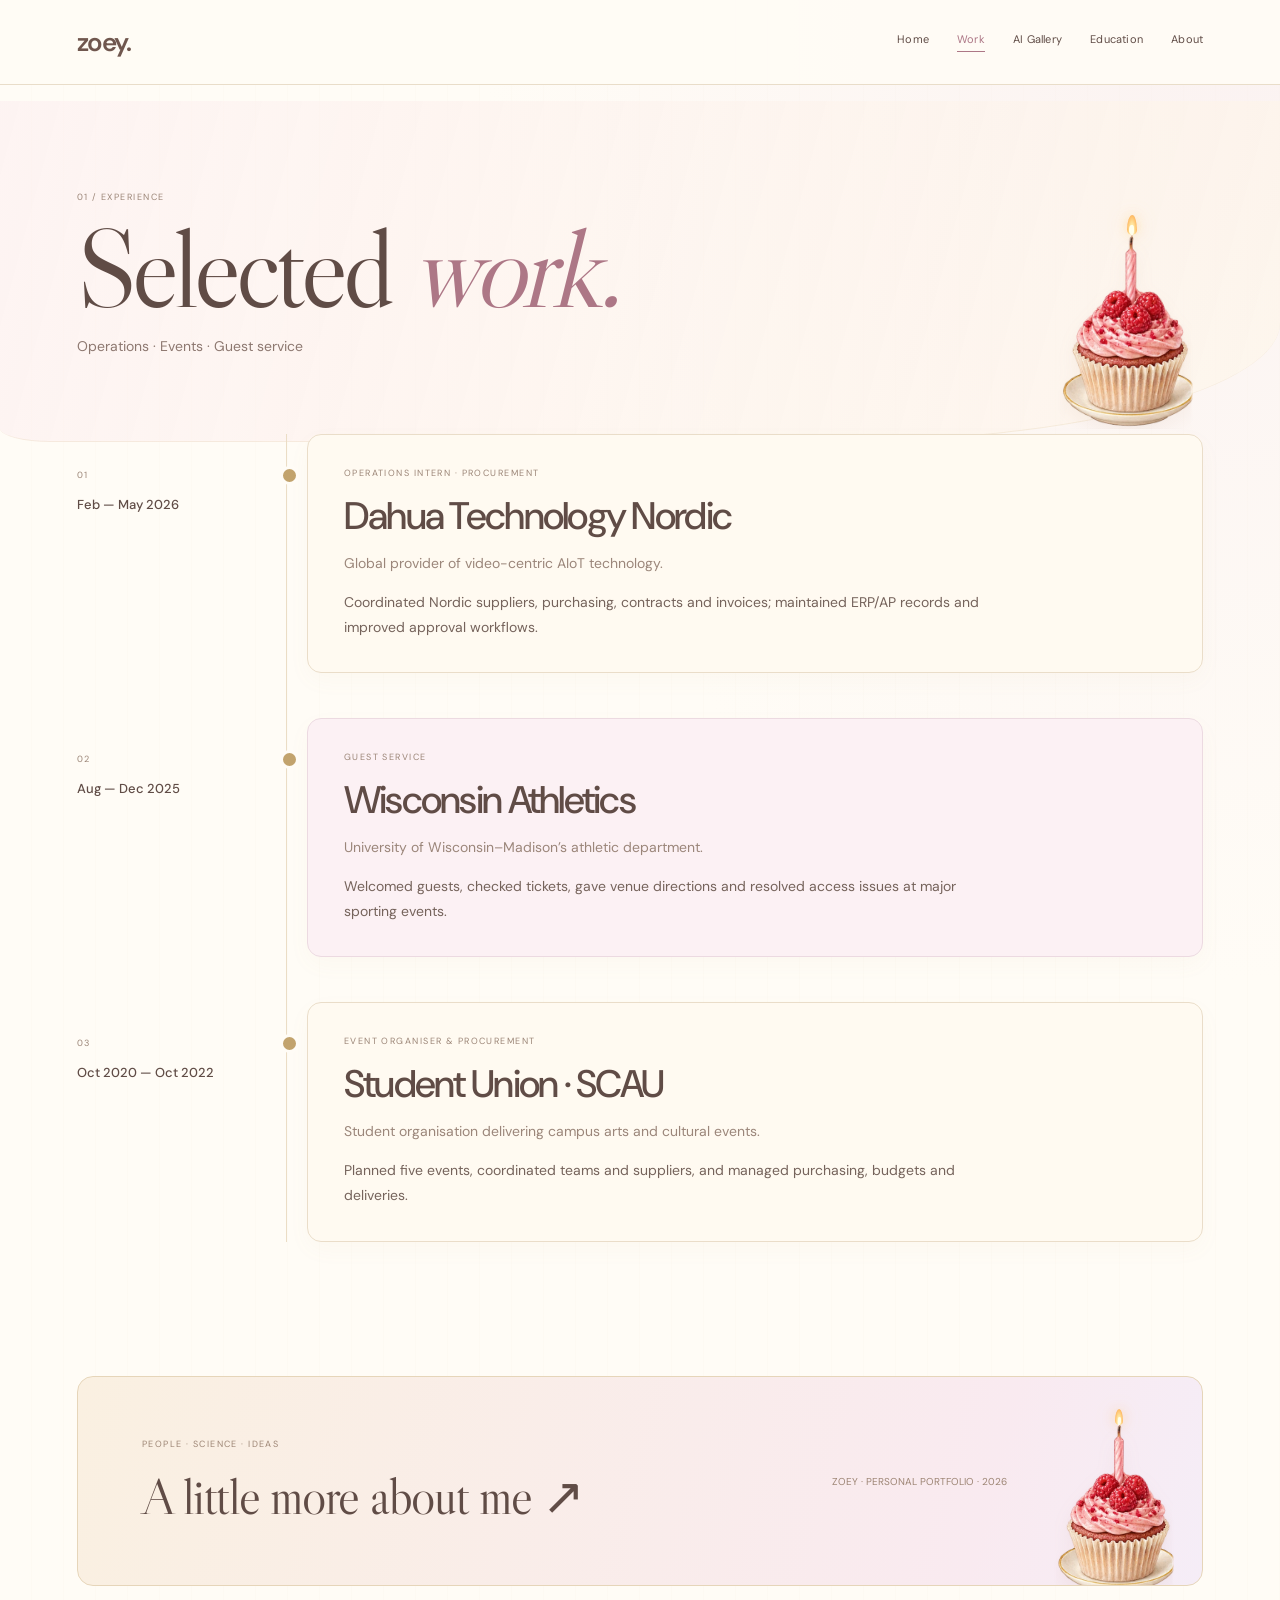
<file: site/work.html>
<!doctype html><html lang="en"><head><meta charset="utf-8"><meta name="viewport" content="width=device-width, initial-scale=1"><meta name="description" content="Zoey's personal portfolio — work, AI art, education and life."><title>Work — zoey.</title><link rel="stylesheet" href="style.css"><link rel="stylesheet" href="editorial.css"><link rel="stylesheet" href="responsive.css"><link rel="stylesheet" href="botanical.css?v=4"><link rel="stylesheet" href="tea-room.css?v=1"><script src="tea-room.js?v=1" defer></script></head><body class="page-work"><a class="skip" href="#main">Skip to content</a><nav><a class="brand" href="index.html">zoey.</a><div class="navlinks"><a href="index.html">Home</a><a href="work.html" aria-current="page">Work</a><a href="ai.html">AI Gallery</a><a href="education.html">Education</a><a href="about.html">About</a></div></nav><main id="main" class="wrap reveal"><header class="pagehead"><div class="eyebrow">01 / EXPERIENCE</div><h1>Selected <em>work.</em></h1><p>Operations · Events · Guest service</p></header><ol class="timeline"><li class="timeline-item"><div class="timeline-date"><span class="eyebrow">01</span><p>Feb — May 2026</p></div><article class="experience-card concise"><div class="eyebrow">Operations Intern · Procurement</div><h2>Dahua Technology Nordic</h2><p class="experience-intro">Global provider of video-centric AIoT technology.</p><p class="experience-summary">Coordinated Nordic suppliers, purchasing, contracts and invoices; maintained ERP/AP records and improved approval workflows.</p></article></li><li class="timeline-item"><div class="timeline-date"><span class="eyebrow">02</span><p>Aug — Dec 2025</p></div><article class="experience-card concise"><div class="eyebrow">Guest Service</div><h2>Wisconsin Athletics</h2><p class="experience-intro">University of Wisconsin–Madison’s athletic department.</p><p class="experience-summary">Welcomed guests, checked tickets, gave venue directions and resolved access issues at major sporting events.</p></article></li><li class="timeline-item"><div class="timeline-date"><span class="eyebrow">03</span><p>Oct 2020 — Oct 2022</p></div><article class="experience-card concise"><div class="eyebrow">Event Organiser &amp; Procurement</div><h2>Student Union · SCAU</h2><p class="experience-intro">Student organisation delivering campus arts and cultural events.</p><p class="experience-summary">Planned five events, coordinated teams and suppliers, and managed purchasing, budgets and deliveries.</p></article></li></ol></main><footer><div><div class="eyebrow">PEOPLE · SCIENCE · IDEAS</div><a class="footerlink" href="about.html">A little more about me ↗</a></div><span>ZOEY · PERSONAL PORTFOLIO · 2026</span></footer></body></html>
</file>
<file: site/style.css>
@import url('https://fonts.googleapis.com/css2?family=DM+Sans:wght@400;500;600;700&family=Manrope:wght@400;500;600;700;800&display=swap');:root{--ink:#232b31;--muted:#737d83;--blue:#b4cfe0;--paper:#f6f6f2}*{box-sizing:border-box}html{scroll-behavior:smooth}body{margin:0;background:var(--paper);color:var(--ink);font-family:'DM Sans',Arial,sans-serif}a{color:inherit;text-decoration:none}nav{display:flex;align-items:center;justify-content:space-between;padding:28px 5.2vw;border-bottom:1px solid #d7dcd9}.brand{font-family:Manrope,sans-serif;font-size:29px;font-weight:800;letter-spacing:-2px}.navlinks{display:flex;gap:25px;font-size:12px;text-transform:uppercase;letter-spacing:.1em}.navlinks a:hover,.active{color:#729bb5}.eyebrow{font-size:11px;letter-spacing:.19em;text-transform:uppercase;color:#73838c}.wrap{padding:5vw 5.2vw 7vw}.hero{display:grid;grid-template-columns:1.05fr .95fr;gap:4vw;min-height:680px;align-items:center}.hero h1{font:800 clamp(70px,10vw,170px)/.95 Manrope,sans-serif;letter-spacing:-.09em;margin:22px 0}.hero h1 span{color:#9abbd1}.hero .desc{font-size:clamp(15px,1.5vw,20px);max-width:360px;line-height:1.55}.heroimg{height:650px;width:100%;object-fit:cover;object-position:center 45%;filter:saturate(.88)}.arrow{display:inline-flex;margin-top:38px;gap:24px;align-items:center;border-bottom:1px solid #28353d;padding-bottom:12px;font-size:12px;text-transform:uppercase;letter-spacing:.13em}.sectionhead{display:flex;justify-content:space-between;align-items:end;border-top:1px solid #cbd2d4;padding-top:30px;margin:70px 0 30px}.sectionhead h2{font:800 clamp(35px,5vw,72px)/1 Manrope;letter-spacing:-.065em;margin:0}.cards{display:grid;grid-template-columns:repeat(2,1fr);gap:30px}.card img{width:100%;height:390px;object-fit:cover;transition:transform .4s}.card .crop{overflow:hidden;background:#dce7e9}.card:hover img{transform:scale(1.035)}.card h3{font-size:22px;letter-spacing:-.04em;margin:15px 0 4px}.card p,.sub{color:var(--muted);font-size:13px;line-height:1.6}.pagehead{padding:80px 0 60px}.pagehead h1{font:800 clamp(66px,11vw,150px)/1 Manrope;letter-spacing:-.085em;margin:12px 0}.pagehead p{color:#6d7e86}.entry{display:grid;grid-template-columns:130px 1fr 1fr;gap:25px;border-top:1px solid #cbd2d4;padding:34px 0}.entry h2{margin:0;font-size:clamp(23px,3vw,42px);letter-spacing:-.055em}.entry p{margin:0;line-height:1.7;color:#5d6b72}.gallery{display:grid;grid-template-columns:repeat(12,1fr);gap:18px}.gallery .tile{grid-column:span 6;min-height:280px;background:#dce7ed;display:flex;align-items:center;justify-content:center;flex-direction:column;padding:35px;text-align:center}.gallery .tile:nth-child(3n){grid-column:span 7;background:#c6dbe6}.gallery .tile:nth-child(4n){grid-column:span 5;background:#e5e7de}.tile strong{font:700 clamp(24px,3vw,42px) Manrope;letter-spacing:-.055em}.tile small{margin-top:14px;letter-spacing:.15em;text-transform:uppercase;color:#627480}.aboutgrid{display:grid;grid-template-columns:1fr 1fr;gap:5vw;align-items:center}.aboutgrid img{width:100%;height:600px;object-fit:cover}.aboutgrid p{font-size:clamp(20px,2.5vw,35px);line-height:1.35;letter-spacing:-.04em}footer{background:#dce8ef;padding:55px 5.2vw;display:flex;justify-content:space-between;align-items:end}footer strong{font:800 clamp(45px,8vw,110px) Manrope;letter-spacing:-.08em}footer span{font-size:12px} .reveal{animation:fade .65s ease both}@keyframes fade{from{opacity:0;transform:translateY(16px)}to{opacity:1;transform:none}}@media(max-width:760px){nav{padding:20px 5vw;align-items:start}.navlinks{gap:10px;flex-wrap:wrap;justify-content:end;max-width:260px;font-size:10px}.wrap{padding:6vw 5vw 15vw}.hero{grid-template-columns:1fr;min-height:0;gap:30px}.hero h1{font-size:clamp(65px,16vw,105px)}.heroimg{height:460px}.cards{grid-template-columns:1fr}.card img{height:330px}.entry{grid-template-columns:1fr;gap:10px}.gallery .tile,.gallery .tile:nth-child(3n),.gallery .tile:nth-child(4n){grid-column:span 12;min-height:240px}.aboutgrid{grid-template-columns:1fr}.aboutgrid img{height:440px}.pagehead{padding:55px 0}.pagehead h1{font-size:clamp(62px,15vw,100px)}footer{align-items:start;gap:20px;flex-direction:column}}
.navlinks [aria-current="page"]{border-bottom:1px solid currentColor;padding-bottom:5px}a:focus-visible,button:focus-visible{outline:3px solid #43718d;outline-offset:6px}.skip{position:absolute;top:-100px;left:20px;background:white;padding:14px;z-index:5}.skip:focus{top:10px}.footerlink{font:800 clamp(35px,6vw,85px)/1.1 Manrope,Arial,sans-serif;letter-spacing:-.065em;display:block;margin-top:18px}.artgallery{display:grid;grid-template-columns:repeat(3,minmax(0,1fr));gap:24px}.art{background:none;border:0;text-align:left;padding:0;color:inherit;font:inherit;cursor:pointer}.art img{width:100%;height:auto;display:block;transition:transform .3s}.art:hover img{transform:translateY(-6px)}.art span{display:block;font-size:21px;margin:18px 0 8px;letter-spacing:-.04em}.art small{color:#5d6b72}dialog{border:0;background:#f6f6f2;padding:22px;max-width:90vw;max-height:94vh}dialog::backdrop{background:#17232bdd}dialog img{display:block;max-width:80vw;max-height:74vh;object-fit:contain;margin:auto}dialog button{display:block;margin:0 0 14px auto;padding:10px 15px;border:1px solid #737d83;background:transparent;cursor:pointer}dialog p{text-align:center}.eyebrow{color:#536570}.heroimg{max-height:72vw}img{max-width:100%}@media(max-width:760px){.artgallery{grid-template-columns:1fr}.heroimg{max-height:none}.navlinks{line-height:1.7}.footerlink{font-size:42px}}@media(prefers-reduced-motion:reduce){*{animation:none!important;transition:none!important;scroll-behavior:auto!important}}

.gallery-index{padding:0 0 30px;justify-content:flex-start;gap:12px;flex-wrap:wrap;border:0;display:flex}.gallery-index a{border:1px solid #b9cbd5;padding:15px 20px;font-size:13px;line-height:1.5}.gallery-index a:hover{background:#dce8ef}.gallery-index small{display:block;color:#536570;margin-top:4px}.style-section{padding-top:36px;margin-top:35px;border-top:1px solid #cbd2d4;scroll-margin-top:24px}.style-heading{display:grid;grid-template-columns:1.5fr 1fr;gap:35px;align-items:end;margin-bottom:30px}.style-heading h2{font:800 clamp(30px,4.5vw,62px)/1.08 Manrope,Arial,sans-serif;letter-spacing:-.055em;margin:14px 0 10px}.style-zh{color:#536570;font-size:16px;margin:0}.style-description{color:#5d6b72;font-size:15px;line-height:1.7;max-width:340px;margin:0}.artgallery{row-gap:38px}.art img{height:auto;aspect-ratio:auto}.style-section+.style-section{margin-top:85px}.gallery-index a:focus-visible{outline:3px solid #43718d;outline-offset:4px}@media(max-width:760px){.style-heading{grid-template-columns:1fr;gap:16px}.gallery-index{padding:0 0 15px}.gallery-index a{width:100%}.style-section+.style-section{margin-top:55px}}

.collection-intro{font-size:14px;color:#536570;margin:0 0 35px}.collection-intro>span{display:block;margin-top:10px}.collections{display:grid;grid-template-columns:repeat(2,minmax(0,1fr));gap:28px;align-items:start}.collection{border:1px solid #cad5db;background:#edf2f4}.collection summary{list-style:none;cursor:pointer;padding:24px;display:block}.collection summary::-webkit-details-marker{display:none}.collection summary:focus-visible{outline:3px solid #43718d;outline-offset:5px}.collection-cover{width:100%;height:320px;object-fit:contain;display:block;background:#e0e9ee;transition:background .2s}.collection summary:hover .collection-cover{background:#d5e3eb}.collection-caption{padding-top:24px}.collection h2{font:800 clamp(25px,3vw,44px)/1.12 Manrope,Arial,sans-serif;letter-spacing:-.05em;margin:10px 0}.collection-caption p{color:#536570;margin:0 0 20px}.collection-hint{display:flex;align-items:center;justify-content:space-between;border-top:1px solid #cad5db;padding-top:15px;font-size:12px;letter-spacing:.02em}.collection-hint b{font-size:25px;font-weight:400}.when-open{display:none}.collection[open]{grid-column:1/-1}.collection[open] summary{display:grid;grid-template-columns:160px 1fr;gap:32px;align-items:center}.collection[open] .collection-cover{height:210px}.collection[open] .collection-caption{padding:0}.collection[open] .when-open{display:inline}.collection[open] .when-closed{display:none}.collection[open] .collection-hint b{transform:rotate(45deg)}.collection-content{padding:30px;border-top:1px solid #cad5db;background:var(--paper)}.collection .art img{width:100%;height:auto}.collection .art span{font-size:15px;line-height:1.5}.collection-content .artgallery{grid-template-columns:repeat(3,minmax(0,1fr))}@media(max-width:760px){.collections{grid-template-columns:1fr;gap:22px}.collection summary{padding:18px}.collection[open] summary{grid-template-columns:90px 1fr;gap:18px}.collection[open] .collection-cover{height:125px}.collection[open] h2{font-size:24px}.collection-content{padding:20px}.collection-content .artgallery{grid-template-columns:1fr}.collection-cover{height:300px}.collection-hint{font-size:11px}.collection h2{font-size:32px}}

.timeline-note{font-size:12px;color:#536570;margin:0 0 35px}.timeline{list-style:none;margin:0;padding:0}.timeline-item{display:grid;grid-template-columns:190px minmax(0,1fr);gap:40px;position:relative;padding-bottom:45px}.timeline-item:before{content:"";position:absolute;left:209px;top:0;bottom:0;width:1px;background:#b4c7d2}.timeline-item:last-child:before{bottom:45px}.timeline-date{padding:28px 0}.timeline-date:after{content:"";position:absolute;left:203px;top:32px;width:13px;height:13px;background:#8eafc5;border:3px solid var(--paper);border-radius:50%}.timeline-date p{font-size:15px;line-height:1.5;font-weight:600;margin:12px 0}.experience-card{border:1px solid #cedbe2;background:#eef3f5;padding:36px 40px}.experience-card h2{font:800 clamp(27px,3.5vw,46px)/1.12 Manrope,Arial,sans-serif;letter-spacing:-.045em;margin:16px 0 12px}.experience-card h3{font-size:17px;font-weight:600;margin:0;line-height:1.5}.experience-intro{font-size:14px;color:#536570;line-height:1.7;margin:12px 0 28px}.experience-blocks{display:grid;grid-template-columns:repeat(2,minmax(0,1fr));gap:25px 30px;border-top:1px solid #cedbe2;padding-top:26px}.experience-blocks section:last-child:nth-child(odd){grid-column:1/-1}.experience-blocks h4{font-size:14px;margin:0 0 8px}.experience-blocks p{font-size:14px;line-height:1.8;margin:0;color:#52636d}.experience-tags{list-style:none;display:flex;gap:8px;flex-wrap:wrap;padding:0;margin:28px 0 0}.experience-tags li{border:1px solid #b5cbd8;font-size:11px;padding:7px 10px;color:#455f70}.volunteer-grid{display:grid;grid-template-columns:repeat(3,1fr);gap:20px}.volunteer-grid article{background:#e7eef2;border-top:2px solid #9abbd1;padding:24px}.volunteer-grid h3{font-size:20px;letter-spacing:-.03em}.volunteer-grid p{font-size:13px;color:#536570}@media(max-width:1000px){.timeline-item{grid-template-columns:150px minmax(0,1fr);gap:30px}.timeline-item:before{left:164px}.timeline-date:after{left:158px}.experience-card{padding:28px}.experience-blocks{grid-template-columns:1fr}.experience-blocks section:last-child:nth-child(odd){grid-column:auto}}@media(max-width:760px){.timeline-item{grid-template-columns:1fr;gap:12px;padding-left:25px;padding-bottom:30px}.timeline-item:before{left:5px}.timeline-date:after{left:-1px;top:13px}.timeline-date{padding:8px 0}.timeline-date p{margin:7px 0}.timeline-item:last-child:before{bottom:30px}.experience-card{padding:23px 20px}.experience-card h2{font-size:29px}.volunteer-grid{grid-template-columns:1fr}}

.concise h2{font-size:clamp(27px,3.2vw,43px)}.concise .experience-intro{margin:14px 0;font-size:14px}.experience-summary{font-size:16px;line-height:1.7;margin:0;max-width:650px}.concise{padding:32px 36px}@media(max-width:760px){.concise{padding:23px 20px}.experience-summary{font-size:15px}}
</file>
<file: site/editorial.css>
@import url('https://fonts.googleapis.com/css2?family=DM+Sans:wght@400;500;600;700&family=Libre+Caslon+Display&display=swap');
.gallery-mat{padding:12px;background:#fff;border:1px solid #e1e9e7;box-shadow:0 6px 15px #153e4412;transition:transform .25s,box-shadow .25s}.art:hover .gallery-mat{transform:translateY(-5px);box-shadow:0 12px 23px #153e4422}.collection .art .gallery-mat img,.gallery-mat .illustration-frame{border-radius:0}.artgallery{align-items:start}.card .gallery-home-cover{height:auto;background:#faf9f4}.card .gallery-home-cover img{height:auto;border-radius:0;object-fit:initial}.gallery-home-cover .illustration-frame{width:100%}.about-contact{margin-top:70px;padding-top:40px;border-top:1px solid var(--line)}.about-contact h2{font-size:clamp(32px,4vw,52px);font-weight:500;letter-spacing:-.045em;margin:16px 0 25px}.contact-links{display:flex;flex-wrap:wrap;gap:20px 40px}.contact-links a{display:flex;align-items:center;gap:22px;min-height:44px;padding:10px 0;border-bottom:1px solid #86a5a5;font-size:16px;overflow-wrap:anywhere}.contact-links a:hover{color:#326f77}@media(max-width:600px){.gallery-mat{padding:8px}.about-contact{margin-top:45px}.contact-links{gap:12px 25px}}@media(prefers-reduced-motion:reduce){.gallery-mat{transition:none}.art:hover .gallery-mat{transform:none}}
:root{--ink:#071f24;--muted:#56696c;--blue:#8fafb2;--paper:#fff;--teal:#1b5962;--line:#dce5e5}body{background:#fff;color:var(--ink);font-family:'DM Sans',Arial,sans-serif}em{font-family:'Libre Caslon Display',Georgia,serif;font-weight:400;letter-spacing:-.04em}nav{padding:25px 6vw;border-bottom:1px solid var(--line)}.brand{font-family:'DM Sans',Arial,sans-serif;font-weight:600;font-size:26px;letter-spacing:-1.5px}.navlinks{font-size:11px;letter-spacing:.02em;text-transform:none;gap:28px}.navlinks a:hover{color:#326f77}.wrap{max-width:1400px;margin:auto;padding:4vw 6vw 7vw}.eyebrow{font-size:9px;color:#597276;letter-spacing:.16em}.pagehead{padding:55px 0 65px}.pagehead h1{font-family:'DM Sans',Arial,sans-serif;font-weight:500;font-size:clamp(52px,7vw,98px);letter-spacing:-.065em;line-height:1.03}.pagehead p{font-size:14px;color:#53686c}.home{background:linear-gradient(180deg,#08272c 0,#15505a 240px,#759fa4 580px,#f5f9f9 810px,#fff 960px)}.home>nav{color:#fff;border:0}.home .navlinks a:hover{color:#c1ddde}.home .navlinks [aria-current="page"]{color:#fff}.home .hero{min-height:650px;grid-template-columns:1.15fr .85fr;gap:5vw;align-items:center;padding:15px 0 60px}.hero h1{font-family:'DM Sans',Arial,sans-serif;font-weight:500;font-size:clamp(48px,6.3vw,88px);letter-spacing:-.06em;line-height:1.04;margin:22px 0;color:#fff}.hero h1 em{color:#deeeee}.hero .eyebrow{display:inline-block;border:1px solid #ffffff50;border-radius:30px;color:#e4f0f0;padding:8px 12px}.hero .desc{font-size:16px;color:#e1eeee;max-width:355px;line-height:1.8}.heroimg{width:100%;height:525px;border-radius:120px 120px 16px 16px;object-fit:cover;filter:saturate(.78);box-shadow:0 20px 65px #061d2320}.hero-actions{display:flex;flex-wrap:wrap;gap:12px;margin-top:30px}.pill{display:inline-block;background:white;color:#143e45;border-radius:30px;padding:13px 22px;font-size:12px}.pill.outline{border:1px solid #ffffff80;background:transparent;color:white}.home-intro{display:grid;grid-template-columns:.7fr 1fr;gap:8vw;align-items:center;margin:90px 0 120px}.home-intro>img{width:100%;height:410px;object-fit:cover;border-radius:14px}.home-intro h2{font-size:clamp(33px,4vw,56px);font-weight:500;line-height:1.08;letter-spacing:-.055em;margin:20px 0}.home-intro p{font-size:15px;line-height:1.8;color:#52666a;max-width:440px}.arrow{font-size:11px;letter-spacing:.03em;text-transform:none;margin-top:20px;border-color:#94b2b6}.sectionhead{border-color:var(--line);margin:65px 0 30px}.sectionhead h2{font-family:'DM Sans',Arial,sans-serif;font-weight:500;font-size:clamp(34px,4.5vw,60px);letter-spacing:-.055em}.cards{gap:40px 28px}.card .crop,.card img{border-radius:13px}.card img{height:330px}.card h3{font-size:19px;font-weight:500;letter-spacing:-.035em}.card p{font-size:12px}.aboutgrid img{border-radius:14px}.aboutgrid p{font-size:clamp(21px,2.5vw,32px);letter-spacing:-.03em;font-weight:400}.timeline-item:before{background:#d9e4e5}.timeline-date:after{background:#256570}.timeline-date p{font-size:13px;font-weight:500}.experience-card{background:#f3f7f7;border:0;border-radius:14px}.concise h2{font-family:'DM Sans',Arial,sans-serif;font-size:clamp(26px,3vw,40px);font-weight:500;letter-spacing:-.045em}.experience-summary{font-size:14px;line-height:1.8;color:#435e62}.experience-intro{color:#6a7c7f}.collections{display:block}.collection{border:0;border-top:1px solid #d7e2e3;background:#fff;border-radius:0}.collection:last-child{border-bottom:1px solid #d7e2e3}.collection summary,.collection[open] summary{display:grid;grid-template-columns:115px minmax(0,1fr);gap:30px;align-items:center;padding:24px 0}.collection-cover,.collection[open] .collection-cover{width:115px;height:145px;object-fit:contain;background:#f1f5f5;border-radius:10px}.collection-caption{padding:0}.collection h2{font-family:'DM Sans',Arial,sans-serif;font-weight:500;font-size:clamp(24px,3vw,38px);letter-spacing:-.045em;margin:8px 0}.collection-caption p{font-size:13px;margin:0 0 12px}.collection-hint{border:0;padding-top:0;color:#557679}.collection-hint b{display:grid;place-items:center;width:28px;height:28px;background:#edf4f4;color:#225d66;border-radius:50%;font-size:20px}.collection[open] .collection-hint b{background:#1b5962;color:white}.collection-content{border:0;background:#f4f8f8;border-radius:14px;padding:30px;margin-bottom:24px}.collection .art img{border-radius:8px}.collection-intro{font-size:12px}.collection-intro>span{font-size:12px}.art span{font-weight:400}.art:hover img{transform:translateY(-3px)}dialog{border-radius:14px}footer{margin:0 6vw 30px;border-radius:16px;background:linear-gradient(110deg,#123e47,#256874);padding:55px 5vw;color:#fff;align-items:center}footer .eyebrow{color:#c5dcde}.footerlink{font-family:'DM Sans',Arial,sans-serif;font-size:clamp(30px,4vw,58px);font-weight:500;letter-spacing:-.05em}footer>span{font-size:10px;color:#c8dddf}a:focus-visible,button:focus-visible,.collection summary:focus-visible{outline-color:#3d929d}
@media(max-width:760px){nav{padding:22px 5vw}.navlinks{gap:12px;font-size:10px;max-width:240px}.wrap{padding:25px 5vw 70px}.home{background:linear-gradient(180deg,#08272c,#20616b 420px,#b1cbcd 800px,#fff 1050px)}.home .hero{grid-template-columns:1fr;gap:35px;min-height:0;padding:35px 0 45px}.hero h1{font-size:clamp(44px,10vw,68px)}.heroimg{height:430px;width:90%;max-width:420px;margin:auto;border-radius:100px 100px 14px 14px}.hero .desc{font-size:14px}.home-intro{grid-template-columns:1fr;gap:30px;margin:65px 0}.home-intro>img{height:330px}.pagehead{padding:35px 0 50px}.pagehead h1{font-size:clamp(48px,12vw,70px)}.card img{height:300px}.collection summary,.collection[open] summary{grid-template-columns:75px minmax(0,1fr);gap:18px;padding:20px 0}.collection-cover,.collection[open] .collection-cover{width:75px;height:105px}.collection h2,.collection[open] h2{font-size:24px}.collection-content{padding:18px}.collection .eyebrow{font-size:8px}.collection-hint{font-size:10px}.collection-caption p{font-size:12px;margin-bottom:8px}.collection-hint b{width:24px;height:24px}.experience-card{border-radius:12px}footer{margin:0 5vw 20px;padding:35px 25px;gap:25px}.footerlink{font-size:36px}.home-intro .arrow{margin-top:12px}}
.illustration-frame{position:relative;overflow:hidden;aspect-ratio:var(--art-ratio);background:#faf9f4}.collection .art .illustration-frame img,.illustration-frame img{display:block;position:absolute;top:0;left:0;width:100%;height:auto;max-height:none;max-width:none;transform:translateY(var(--art-offset))}.art:hover .illustration-frame img{transform:translateY(var(--art-offset))}.illustration-frame.collection-cover{aspect-ratio:var(--art-ratio);height:auto!important;align-self:center}.illustration-frame.collection-cover img{border-radius:0;object-fit:initial}#full-art-frame.illustration-frame{width:min(80vw,calc(74vh * var(--art-ratio)));margin:auto}#full-art-frame.illustration-frame img{width:100%;height:auto;max-width:none;max-height:none;object-fit:initial}
#art-dialog{background:transparent;overflow:visible;padding:18px;border:0;max-height:none;max-width:92vw;perspective:1100px}#art-dialog::backdrop{background:#10363dd9;backdrop-filter:blur(5px)}#close-art{width:44px;height:44px;margin:0 0 12px auto;padding:0;border:1px solid #b8cbc9;border-radius:50%;background:#fff;color:#103e44;font-size:0}#close-art::after{content:'×';font-size:24px}.art-pop{animation:art-pop-in .85s cubic-bezier(.22,1,.36,1),art-float 3.4s .85s ease-in-out infinite;transform-style:preserve-3d}.art-mat{padding:18px;background:#fff;border:1px solid #d7e1dd;box-shadow:0 34px 65px #0006,8px 8px 0 #6f99956b}.art-mat #full-art-frame img{max-width:76vw;max-height:65vh}.art-mat #full-art-frame.illustration-frame{width:min(76vw,calc(65vh * var(--art-ratio)))}.art-mat #full-art-frame.illustration-frame img{max-width:none;max-height:none}.art-mat #art-title{font-size:13px;color:#648287;margin:15px 0 0;text-align:center}.art:hover img{transform:none}.art:hover .illustration-frame img{transform:translateY(var(--art-offset))}.artgallery .art{transition:filter .2s}.artgallery .art:hover{filter:drop-shadow(0 8px 10px #153e4422)}
@keyframes art-pop-in{0%{opacity:0;transform:translateY(75px) translateZ(-90px) scale(.75) rotateX(12deg)}55%{opacity:1;transform:translateY(-13px) translateZ(50px) scale(1.04) rotateX(-3deg)}80%{transform:translateY(5px) translateZ(20px) scale(.99) rotateX(1deg)}100%{transform:translateY(0) translateZ(30px) scale(1)}}@keyframes art-float{0%,100%{transform:translateY(0) rotateX(1deg) rotateY(-1deg)}50%{transform:translateY(-9px) rotateX(-1deg) rotateY(1deg)}}@media(max-width:600px){#art-dialog{padding:12px}.art-mat{padding:12px}.art-mat #art-title{font-size:12px;max-width:76vw}}@media(prefers-reduced-motion:reduce){.art-pop{animation:none!important}.artgallery .art{transition:none!important}}

.film-frame{max-width:480px;margin:0 auto;padding:14px;background:#fff;border:1px solid var(--line);box-shadow:0 12px 25px #153e441a}.film-frame video{display:block;width:100%;height:auto;aspect-ratio:3/4;object-fit:contain;background:#f8f6ed}.video-collection .collection-content{background:#f3f7f7}.video-collection .collection-cover{object-fit:cover}@media(max-width:600px){.film-frame{padding:10px;max-width:100%}}
</file>
<file: site/responsive.css>
/* Shared small-screen layout, loaded after page-specific styles. */
html{-webkit-text-size-adjust:100%;text-size-adjust:100%}
.hero>*,.home-intro>*,.aboutgrid>*,.cards>*,.timeline-item>*,.collection-caption{min-width:0}
.card:hover .illustration-frame img{transform:translateY(var(--art-offset))}
@media(max-width:760px){
 nav{gap:16px;align-items:center;flex-wrap:wrap;padding:18px 5vw}
 .brand{flex:none}
 .navlinks{width:100%;max-width:none;justify-content:space-between;gap:4px;font-size:12px;letter-spacing:0;flex-wrap:nowrap}
 .navlinks a{display:flex;align-items:center;justify-content:center;min-height:44px;padding:8px 3px;white-space:nowrap}
 .navlinks [aria-current="page"]{padding-bottom:8px}
 .wrap{width:100%;padding:24px 5vw 56px}
 .pagehead{padding:28px 0 36px}
 .pagehead h1{font-size:clamp(38px,10.5vw,64px);overflow-wrap:anywhere;line-height:1.06}
 .pagehead p,.journey-map>p{font-size:14px;line-height:1.6}
 .home .hero{padding:22px 0 36px;gap:28px}
 .hero h1{font-size:clamp(38px,10.3vw,65px);line-height:1.08}
 .hero-actions{gap:10px;margin-top:24px}
 .pill{min-height:44px;padding:13px 18px}
 .heroimg{height:auto;aspect-ratio:4/5;max-height:490px;width:100%;max-width:420px}
 .home-intro{gap:24px;margin:48px 0 56px}
 .home-intro>img,.aboutgrid>img{height:auto;aspect-ratio:4/5;max-height:470px;object-fit:cover}
 .home-intro h2{font-size:clamp(30px,8.3vw,44px)}
 .aboutgrid{gap:24px}.aboutgrid p{font-size:21px;line-height:1.45}
 .sectionhead{align-items:start;gap:14px;flex-wrap:wrap;margin:42px 0 24px}
 .sectionhead h2{font-size:clamp(30px,8.5vw,44px);line-height:1.12}
 .cards{gap:28px}.card img{height:auto;aspect-ratio:4/3;object-fit:cover}
 .card .gallery-home-cover img{aspect-ratio:auto;height:auto}
 .experience-card.concise{padding:22px 18px}
 .experience-card.concise h2{font-size:clamp(24px,6.6vw,32px);overflow-wrap:anywhere;line-height:1.16}
 .experience-card .eyebrow{font-size:10px;line-height:1.6;letter-spacing:.11em}
 .timeline-item{padding-left:22px}.timeline-date p{font-size:13px}
 .collection summary,.collection[open] summary{grid-template-columns:64px minmax(0,1fr);gap:15px;padding:20px 0}
 .collection-cover,.collection[open] .collection-cover{width:64px;height:85px;border-radius:7px}
 .collection h2,.collection[open] h2{font-size:clamp(20px,5.5vw,28px);line-height:1.14;overflow-wrap:anywhere}
 .collection-hint{gap:10px;letter-spacing:0;font-size:12px}
 .collection-hint b{flex:none;min-width:28px;min-height:28px}
 .collection-content{padding:14px;margin-bottom:18px}
 .collection-content .artgallery{grid-template-columns:minmax(0,1fr);gap:22px}
 .gallery-mat{padding:10px}
 .contact-links{display:grid;gap:14px;max-width:100%}
 .contact-links a{font-size:15px;gap:12px;min-width:0}
 footer{padding:30px 22px;margin:0 5vw 20px;gap:24px}
 .footerlink{font-size:clamp(30px,8.3vw,42px);line-height:1.1;overflow-wrap:anywhere}
 #art-dialog{width:calc(100% - 24px);max-width:440px;max-height:calc(100dvh - 24px);overflow:auto;padding:10px;perspective:none}
 #close-art{position:sticky;top:0;z-index:2;min-width:44px;min-height:44px}
 .art-mat{padding:12px;box-shadow:0 15px 35px #0005}
 .art-mat #full-art-frame img{max-width:100%;max-height:calc(100dvh - 154px);width:auto;height:auto}
 .art-mat #full-art-frame.illustration-frame{width:min(100%,calc((100dvh - 154px) * var(--art-ratio)))}
 .art-mat #full-art-frame.illustration-frame img{width:100%;max-height:none;max-width:none}
 .art-pop{animation:mobile-art-pop .65s ease-out,mobile-art-float 3.4s .65s ease-in-out infinite}
}
@keyframes mobile-art-pop{from{opacity:0;transform:translateY(20px) scale(.95)}to{opacity:1;transform:none}}
@keyframes mobile-art-float{0%,100%{transform:translateY(0)}50%{transform:translateY(-5px)}}
@media(max-width:760px){
 .journey-map{padding:22px 14px;margin:32px 0 42px;border-radius:16px}
 .journey-map h2{font-size:clamp(25px,7vw,36px);line-height:1.15}
 .map-canvas{margin:18px 0 12px;overflow:hidden}
 .map-canvas svg{width:100%;min-width:0;height:auto}
 .map-explore .map-canvas{padding-top:50px}
 .map-explore .map-canvas svg{touch-action:pan-y;min-height:180px}
 .map-tools{top:0;right:0;gap:8px}
 .map-tools button{width:44px;height:44px}
 .map-tooltip{left:4px;right:4px;bottom:4px;font-size:12px;overflow-wrap:anywhere}
 .map-city-list{gap:8px}.map-city-list button{min-height:44px;font-size:12px}
 .map-info{font-size:14px;line-height:1.6;overflow-wrap:anywhere}
 .map-key{font-size:12px;line-height:1.6}
}
@media(hover:none){.card:hover img{transform:none}.card:hover .illustration-frame img{transform:translateY(var(--art-offset))}.art:hover .gallery-mat{transform:none;box-shadow:0 6px 15px #153e4412}}
@media(prefers-reduced-motion:reduce){.art-pop{animation:none!important}}

.card .work-cover,.card .education-cover{aspect-ratio:4/3}
.card .work-cover img,.card .education-cover img{height:100%;width:100%;aspect-ratio:4/3;object-fit:cover}
.card .work-cover img{object-position:50% 60%}
.card .education-cover img{object-position:60% 50%}

.school-link{text-decoration:underline;text-decoration-color:#9bb6b6;text-underline-offset:.16em;text-decoration-thickness:1px}.school-link span{font-size:.65em;white-space:nowrap}.school-link:hover{color:#326f77;text-decoration-color:currentColor}
</file>
<file: site/botanical.css>
/* Watercolor garden: warm paper, leafy greens and painted flower accents. */
:root{--ink:#293e32;--muted:#657060;--paper:#faf7ef;--teal:#48663e;--blue:#b8cba7;--line:#dcded0;--rose:#aa4d70;--lilac:#82628f;--butter:#ead37e}
body{background:var(--paper);background-image:radial-gradient(ellipse at 95% 0%,#e5dfec55,transparent 38%),radial-gradient(ellipse at 0% 40%,#f3e3df40,transparent 35%);color:var(--ink)}
nav{border-color:var(--line);background:#faf7efbf}.brand{color:#425e37}.navlinks a:hover,.navlinks [aria-current=page]{color:var(--rose)}
.eyebrow{color:#6b795c}em{color:var(--rose)}.pagehead{position:relative;isolation:isolate;min-height:230px;padding-right:23%}.pagehead:after{content:'';position:absolute;right:0;top:0;bottom:0;width:220px;background:var(--page-flowers, url('botanical-sprig-light.webp')) center/contain no-repeat;pointer-events:none;z-index:-1;opacity:.87}.pagehead h1{font-family:'Libre Caslon Display',Georgia,serif;letter-spacing:-.045em;font-weight:400}.pagehead p,.card p,.home-intro p{color:var(--muted)}
.home{background-color:var(--paper);background-image:radial-gradient(ellipse at 12% 12%,#f1d7dcaa,transparent 40%),radial-gradient(ellipse at 90% 15%,#e0e8cfbb,transparent 35%)}.home>nav{color:var(--ink);background:transparent;border-bottom:1px solid var(--line)}.home .navlinks [aria-current=page],.home .navlinks a:hover{color:var(--rose)}.home .hero{position:relative;isolation:isolate;min-height:620px;padding-top:45px;gap:6vw}.hero h1{color:var(--ink);font-family:'Libre Caslon Display',Georgia,serif;font-weight:400;font-size:clamp(52px,6.6vw,92px);letter-spacing:-.04em;line-height:1.03}.hero h1 em{color:var(--rose)}.hero .eyebrow{color:#586b46;border-color:#a6b495;background:#faf7ef80}.hero .desc{color:#5e6958}.heroimg{filter:saturate(.92);border:10px solid #fffcf5;outline:1px solid #ded9cb;box-shadow:0 16px 45px #4d56351a;transform:rotate(1.5deg)}.hero:after{content:'';position:absolute;width:205px;height:300px;right:-35px;bottom:-12px;background:var(--page-flowers, url('botanical-sprig-light.webp')) center/contain no-repeat;pointer-events:none;transform:rotate(-12deg);z-index:1}.pill{background:#45623d;color:#fffdf5;border:1px solid #45623d;transition:background .2s,transform .2s}.pill:hover{background:#334e2d;transform:translateY(-2px)}.pill.outline{color:#784663;border-color:#c4a6b8;background:#fffaf380}.pill.outline:hover{background:#efdfE7}.home-intro{position:relative}.home-intro h2,.sectionhead h2,.footerlink{font-family:'Libre Caslon Display',Georgia,serif;font-weight:400;letter-spacing:-.035em}.home-intro>img,.aboutgrid>img{border:8px solid #fffcf5;outline:1px solid #e1ddce;box-shadow:0 8px 24px #4d563510}.arrow,.contact-links a{border-color:#a6b495}.arrow:hover,.contact-links a:hover,.school-link:hover{color:var(--rose)}
.sectionhead{position:relative;border-color:#d9d9ca}.sectionhead:after{content:'✳';color:#ae7c9c;font-size:26px;position:absolute;right:70px;top:-15px;background:var(--paper);padding:0 12px;line-height:1}.card .crop{background:#e7e9d9}.card h3{color:#3f5639}.card:hover h3{color:var(--rose)}
.experience-card{background:#f0f2e6;border:1px solid #dce0ce;box-shadow:0 5px 20px #52603d05}.timeline-item:nth-child(2n) .experience-card{background:#f3eaf0;border-color:#e6dbe3}.experience-summary{color:#56644e}.experience-intro{color:#6c7963}.timeline-item:before{background:#cdd5bb}.timeline-date:after{background:var(--rose)}.school-link{text-decoration-color:#a5b496}
.collection{background:transparent;border-color:#d9ddcc}.collection:last-child{border-color:#d9ddcc}.collection summary:hover .collection-cover{background:#e6e9d7}.collection-cover,.collection[open] .collection-cover{background:#eeeedd}.collection-content,.video-collection .collection-content{background:#edf0e1;border:1px solid #dfe3d2}.collection:nth-child(3n) .collection-content{background:#f2e9f0;border-color:#e6dae4}.collection-hint{color:#697858}.collection-hint b{background:#e9e5ef;color:#82628f}.collection[open] .collection-hint b{background:#82628f;color:#fff}.collection-caption p,.collection-intro{color:#65705d}.gallery-mat,.film-frame{background:#fffdf6;border-color:#dedbce;box-shadow:0 6px 18px #4d563512}.art-mat{background:#fffdf6;border-color:#dbd5c4;box-shadow:0 34px 65px #0005,8px 8px 0 #ad91a366}#art-dialog::backdrop{background:#283626dc}#close-art{color:#45623d;border-color:#c9d2b7;background:#fffdf6}
.journey-map{background:#eef1e3;border:1px solid #dce2cc}.journey-map>p{color:#63735a}.map-city-list button,.map-tools button{color:#48663e;border-color:#c9d2b7;background:#fffdf6}.map-city-list button.selected,.map-city-list button:hover{background:#48663e;color:#fffdf6}.map-tooltip{color:#48663e;border-color:#c9d2b7;background:#fffdf6}.map-pin path{fill:#aa4d70}.map-pin.selected path,.map-pin:hover path{fill:#82628f}.journey-map svg rect{fill:#f6f5e9}.journey-map svg polygon{fill:#d6dfc6;stroke:#faf7ef}
footer{position:relative;isolation:isolate;overflow:hidden;background:#e8edda;color:#31482f;border:1px solid #d6ddc5;min-height:210px;padding-right:200px}footer:after{content:'';position:absolute;right:12px;bottom:-35px;width:165px;height:250px;background:var(--page-flowers, url('botanical-sprig-light.webp')) center/contain no-repeat;transform:rotate(16deg);z-index:-1;pointer-events:none}footer .eyebrow{color:#62794d}footer>span{color:#64745b}.footerlink:hover{color:var(--rose)}a:focus-visible,button:focus-visible,.collection summary:focus-visible{outline-color:#976184}
@media(max-width:760px){.pagehead{padding-right:64px;min-height:0}.pagehead:after{width:82px;right:-8px;opacity:.5}.pagehead h1{font-size:clamp(38px,10.5vw,64px)}.home .hero{min-height:0;padding-top:24px;gap:38px}.hero h1{font-size:clamp(43px,11.6vw,68px)}.hero:after{width:112px;height:180px;right:-8px;bottom:8px}.heroimg{width:94%;border-width:7px;transform:rotate(1deg)}.home-intro{margin-top:60px}footer{padding:30px 24px 105px;min-height:240px}footer:after{width:112px;height:160px;bottom:-30px;right:10px;transform:rotate(55deg)}.sectionhead:after{right:15px}.pill{min-height:44px}}
@media(prefers-reduced-motion:reduce){.pill:hover{transform:none}}
/* Sunny pastel refinement: clean warm whites and fresh, light accents. */
:root{--ink:#384a43;--muted:#68746d;--paper:#fffdf7;--teal:#627f6c;--line:#e8e9df;--rose:#a65c76;--lilac:#91799f;--butter:#f5e5a7}
body{background-color:var(--paper);background-image:radial-gradient(ellipse at 100% 0%,#f7eef955,transparent 35%)}nav{background:#fffdf7d9;border-color:#ebebe3}.brand{color:#526b5c}.eyebrow{color:#718271}.home{background-color:#fffdf8;background-image:radial-gradient(ellipse at 0% 7%,#fff0df 0,transparent 48%),radial-gradient(ellipse at 95% 10%,#edf7df99 0,transparent 42%)}.home>nav{border-color:#eee9df}.hero h1,.hero h1 em{color:#495d51}.hero h1 em{color:#ad6e83}.hero .eyebrow{background:#fffdf780;border-color:#dce8cd;color:#657c60}.hero .desc{color:#68746d}.heroimg{border-color:#fffefa;outline-color:#ece9df;box-shadow:0 12px 32px #75826810;filter:none;transform:none;border-radius:110px 110px 18px 18px}.hero:after{opacity:.85}.pill{color:#405647;background:#dfeecf;border-color:#d5e5c2}.pill:hover{background:#d1e5bc}.pill.outline{color:#805569;background:#ffeced;border-color:#f1d9dd}.pill.outline:hover{background:#fbe0e5}.pagehead h1{font-family:'DM Sans',Arial,sans-serif;font-weight:500;letter-spacing:-.055em}.home-intro h2,.sectionhead h2,.footerlink{font-family:'DM Sans',Arial,sans-serif;font-weight:500;letter-spacing:-.045em}.hero h1{font-family:'DM Sans',Arial,sans-serif;font-weight:500;letter-spacing:-.055em}.hero h1 em{font-family:'Libre Caslon Display',Georgia,serif}.pagehead:after{opacity:.65}.home-intro>img,.aboutgrid>img{border-color:#fffefa;outline-color:#ece9df;box-shadow:none}.card h3{color:#526b5c}.card .crop{background:#f1f5e8}.sectionhead,.about-contact{border-color:#e7e9de}.sectionhead:after{color:#d6b4d1}.experience-card{background:#f3f8eb;border-color:#e9eedf;box-shadow:none}.timeline-item:nth-child(2n) .experience-card{background:#fcf0f4;border-color:#f2e5eb}.experience-summary{color:#5d7062}.experience-intro{color:#718071}.timeline-item:before{background:#e3ead9}.timeline-date:after{background:#cca2b6}.collection,.collection:last-child{border-color:#e6ebdf}.collection-cover,.collection[open] .collection-cover{background:#f3f6ec}.collection-content,.video-collection .collection-content{background:#f5f9ed;border-color:#e8efdc}.collection:nth-child(3n) .collection-content{background:#fbf3fa;border-color:#f0e6ef}.collection-hint b{background:#f3eafa;color:#937ba4}.collection[open] .collection-hint b{background:#ecdcef;color:#765785}.gallery-mat,.film-frame,.art-mat{background:#fffefa;border-color:#eeebe2;box-shadow:0 6px 18px #8c93740c}.journey-map{background:#f3f8e9;border-color:#e7eddc}.map-city-list button,.map-tools button{background:#fffefa;border-color:#dfe8d4;color:#60785e}.map-city-list button.selected,.map-city-list button:hover{background:#deedcc;color:#405b3a}.map-pin path{fill:#d5a0b5}.map-pin:hover path,.map-pin.selected path{fill:#af8ac2}.journey-map svg rect{fill:#fbfcf4}.journey-map svg polygon{fill:#dfebcd;stroke:#fffdf7}footer{background:linear-gradient(110deg,#f0f7e4,#fff6df);border-color:#e7eeda;color:#506447}footer .eyebrow,footer>span{color:#748369}footer:after{opacity:.75}
@media(max-width:760px){.heroimg{transform:none;border-radius:85px 85px 16px 16px}}
/* A light sky opens into a sunlit meadow; all detail stays behind content. */
.home{background:#fffdf7 url('decor/sunny-meadow.svg') center top/100% 1030px no-repeat}.home>nav{background:#ffffff24;border-color:#e4edf0}.hero:before{content:'';position:absolute;z-index:-1;width:38%;height:75%;left:-25px;top:60px;background:radial-gradient(ellipse,#fffdf7aa,transparent 74%);pointer-events:none}.home .hero:after{right:-25px;bottom:-15px;width:180px;height:275px}.home-intro{margin-top:105px}.pagehead:before{content:'';position:absolute;inset:-35px -6vw -8px;z-index:-2;background:linear-gradient(100deg,#edf7fd88,#f4fae777);border-radius:0 0 45% 5%}.pagehead:after{width:185px;opacity:.8}footer{background:linear-gradient(120deg,#edf7de,#f5f9e8 70%,#fff5dd)}
@media(max-width:760px){.home{background-size:auto 1160px;background-position:42% top}.home .hero:after{right:-7px;bottom:7px;width:106px;height:170px}.hero:before{width:100%;height:35%;left:0;top:10px}.pagehead:before{inset:-24px -5vw -6px}.pagehead:after{width:76px;opacity:.65}.home-intro{margin-top:65px}.wrap{overflow-x:clip}}

/* Each page has its own botanical species and silhouette. */
.page-work{--page-flowers:url('decor/work-daisies.webp')}
.page-art{--page-flowers:url('decor/art-magnolia.webp')}
.page-education{--page-flowers:url('decor/education-lilac.webp')}
.page-about{--page-flowers:url('decor/about-yellow-bells.webp')}
.page-work .pagehead:after{width:170px;transform:rotate(-8deg)}
.page-art .pagehead:after{width:200px;transform:rotate(10deg)}
.page-education .pagehead:after{width:155px;transform:rotate(-5deg)}
.page-about .pagehead:after{width:180px;transform:rotate(8deg)}
@media(max-width:760px){.page-work .pagehead:after,.page-art .pagehead:after,.page-education .pagehead:after,.page-about .pagehead:after{width:76px;transform:none}}
</file>
<file: site/tea-room.css>
/* Zoey's tea room — porcelain, blush silk and restrained champagne-gold. */
:root{--ink:#604c46;--muted:#8d7870;--paper:#fffcf6;--teal:#aa7a85;--blue:#dfdced;--line:#e9ddc9;--rose:#ad7786;--lilac:#9d8cab;--butter:#f5e3b6;--tea-gold:#c2a36d}
body,body.home{background:#fffcf6;background-image:radial-gradient(ellipse at 96% 0%,#f6e7ec77,transparent 43%),repeating-linear-gradient(90deg,transparent 0 31px,#c2a36d06 31px 32px);color:var(--ink)}
nav{background:#fffcf6ef;border-color:var(--line)}.brand{color:#70574e}.navlinks a:hover,.navlinks [aria-current=page]{color:var(--rose)}.eyebrow{color:#9b8577}em{color:var(--rose)}
.home .hero:before,.hero:after,.pagehead:after,footer:after,.sectionhead:after{display:none!important}
.pagehead:before{background:linear-gradient(105deg,#fcecef88,#fff6e366);border-radius:0 0 35% 4%;border-bottom:1px solid #e7d5b755}
.pagehead{padding-right:200px;min-height:235px}.pagehead h1{font-family:'Libre Caslon Display',Georgia,serif;font-weight:400;font-size:clamp(54px,8.6vw,118px);letter-spacing:-.045em;line-height:.98}.pagehead p{color:var(--muted)}
.page-pastry{position:absolute;right:10px;bottom:5px;width:135px;pointer-events:none;z-index:0}.pastry-art{display:block;position:relative;width:100%;aspect-ratio:2/3}.pastry-art>img{display:block;width:100%;height:100%;object-fit:contain;filter:drop-shadow(0 9px 9px #a4775b12)}
.pastry-flame{position:absolute;left:var(--wick-x,50%);top:var(--wick-y,4.6%);width:10px;height:20px;transform-origin:50% 100%;transform:translate(-50%,-100%);border-radius:53% 47% 48% 52% / 73% 75% 25% 27%;background:radial-gradient(ellipse at 50% 80%,#fffdeb 0 17%,#ffe8a4 30%,#ffc06a 64%,#e59955 95%);box-shadow:0 0 12px #ffc97077,0 0 25px #f5d99b33;animation:tea-flame-wind 2.1s ease-in-out infinite;animation-delay:var(--flame-delay,0s);pointer-events:none;z-index:5}
.pastry-flame:after{content:'';position:absolute;inset:49% 27% 9%;border-radius:60% 40% 50% 50%;background:#ffffec}
@keyframes tea-flame-wind{0%,100%{transform:translate(-50%,-100%) rotate(-8deg) skewX(-3deg) scaleY(.98)}27%{transform:translate(-50%,-100%) rotate(9deg) skewX(3deg) scaleY(1.05)}53%{transform:translate(-50%,-100%) rotate(-11deg) skewX(-5deg) scaleY(.94)}76%{transform:translate(-50%,-100%) rotate(8deg) skewX(4deg) scaleY(1.07)}}
.home .hero{position:relative}.home .hero .page-pastry{right:-12px;bottom:-15px;width:120px;z-index:2}.hero h1{color:var(--ink);font-family:'Libre Caslon Display',Georgia,serif;font-weight:400;letter-spacing:-.045em}.hero h1 em{color:var(--rose)}.hero .eyebrow{background:#fff9f3;border-color:#eadcc6;color:#9a7d69}.hero .desc{color:var(--muted)}.heroimg{border-color:#fffefb;outline-color:#e2cfae;border-radius:140px 140px 14px 14px;box-shadow:0 16px 36px #b3946d10}.home-intro>img,.aboutgrid>img{border-color:#fffefb;outline-color:#e8dbc7}
.pill{background:#eed8df;border-color:#e5c5d0;color:#785362}.pill:hover{background:#e6c6d2}.pill.outline{background:#fff7e9;border-color:#e6d2af;color:#98764d}.pill.outline:hover{background:#faedd7}.home-intro h2,.sectionhead h2,.footerlink{font-family:'Libre Caslon Display',Georgia,serif;font-weight:400;letter-spacing:-.025em}.sectionhead{border-color:#e6d7bf}.card h3{color:#745b50}.card .crop{background:#fbf2e4;border:1px solid #e8dac4;border-radius:110px 110px 8px 8px;overflow:hidden}.card:hover h3{color:var(--rose)}.arrow,.contact-links a,.about-contact{border-color:#d9c6a7}.school-link{text-decoration-color:#c9aa7b}
.experience-card{background:#fffaf1;border-color:#eaddc9;box-shadow:0 8px 22px #ae93640a}.timeline-item:nth-child(2n) .experience-card{background:#fcf1f4;border-color:#ecdae1}.experience-summary{color:#75635b}.experience-intro{color:#9b867a}.timeline-item:before{background:#ebddc5}.timeline-date:after{background:#c2a36d}
.collection,.collection:last-child{border-color:#e6d8c4}.collection-cover,.collection[open] .collection-cover{background:#f8efe3}.collection summary:hover .collection-cover{background:#f2e4d8}.collection-content,.video-collection .collection-content{background:#fff9f1;border-color:#ede0cd}.collection:nth-child(3n) .collection-content{background:#fbf0f5;border-color:#eddae5}.collection-hint,.collection-caption p,.collection-intro{color:var(--muted)}.collection-hint b{background:#f0e1e7;color:#a17487}.collection[open] .collection-hint b{background:#e7ccd9;color:#825e72}.gallery-mat,.film-frame,.art-mat{background:#fffdf8;border-color:#e7d8bd;box-shadow:0 7px 20px #9e80570c}#art-dialog::backdrop{background:#4b3733cc}#close-art{background:#fffaf1;border-color:#dcc5a2;color:#8e6b53}
.journey-map{background:#fcf5e9;border-color:#e8dbc4}.journey-map>p{color:#8e7968}.map-city-list button,.map-tools button{background:#fffdf7;color:#9a7c54;border-color:#e2cfaf}.map-city-list button.selected,.map-city-list button:hover{background:#eedfe8;color:#7c5d70}.map-pin path{fill:#c38e9e}.map-pin.selected path,.map-pin:hover path{fill:#a792b2}.journey-map svg rect{fill:#fffaf0}.journey-map svg polygon{fill:#e8dfce;stroke:#fffdf7}.map-tooltip{background:#fffaf0;border-color:#dac7a5;color:#846850}
footer{position:relative;overflow:hidden;background:linear-gradient(105deg,#faf0e1,#f9eaf0 80%,#f5edf7);border-color:#e6d5b9;color:var(--ink);padding-right:195px}.footer-pastry{position:absolute;right:28px;bottom:-12px;width:120px;pointer-events:none}.footer-pastry .pastry-flame{width:8px;height:16px}footer .eyebrow,footer>span{color:#9d8574}.footerlink:hover{color:var(--rose)}
/* Five sections around an illuminated porcelain-table ellipse. */
.tea-entry{min-height:670px;height:100svh;max-height:1050px;display:flex;flex-direction:column;position:relative;overflow:hidden;background:radial-gradient(ellipse at 50% 65%,#fff3dd 0,transparent 55%),linear-gradient(135deg,#faf1f5,#fffbf3 45%,#f5f0f8)}
.tea-entry:before{content:'';position:absolute;inset:15px;border:1px solid #d7bd8e65;border-radius:190px 190px 15px 15px;pointer-events:none}.tea-header{display:flex;justify-content:space-between;align-items:center;padding:27px 5.5vw;position:relative;z-index:4}.tea-intro-link{font-size:12px;color:#9c8271;border-bottom:1px solid #d8c2a2;padding:7px 0}.tea-entry h1{font-family:'Libre Caslon Display',Georgia,serif;font-weight:400;font-size:clamp(41px,5vw,70px);line-height:1.03;letter-spacing:-.04em;color:#70554c;text-align:center;margin:2vh 20px 0}.tea-entry h1 em{font-weight:400;color:#b47e91}.tea-kicker{font-size:10px;text-transform:uppercase;letter-spacing:.24em;text-align:center;color:#a68a75;margin:15px 0 0}
.tea-table{position:relative;flex:1;min-height:330px;max-height:460px;width:min(1050px,100%);margin:auto;isolation:isolate;touch-action:pan-y}.tea-orbit{position:absolute;width:82%;height:24%;left:9%;top:64%;border:1px solid #d2b47c9c;border-radius:50%;box-shadow:0 0 14px #e7bf7650,inset 0 0 10px #f4cf993b;pointer-events:none}.tea-orbit:after{content:'';position:absolute;inset:5px;border-radius:50%;border:1px solid #fffaf1bb}.tea-orbit:before{content:'';position:absolute;inset:-10px;border-radius:50%;border:7px solid #f2d5b733;filter:blur(8px)}
.tea-choice{position:absolute;left:50%;bottom:0;width:clamp(126px,20%,190px);display:block;transform-origin:50% 100%;will-change:transform,opacity;text-align:center;color:#8d7061;border:0}.tea-choice .pastry-art{width:100%}.tea-choice .pastry-flame{width:11px;height:22px}.tea-choice .tea-label{display:block;font-size:15px;margin-top:8px;color:#86695b;transition:color .3s}.tea-choice.selected .tea-label{color:#ad7086}.tea-choice.selected .pastry-art>img{filter:drop-shadow(0 14px 14px #a9805c22)}.tea-choice:focus-visible{outline:2px solid #bb94a5;outline-offset:8px;border-radius:8px}
.tea-arrow{position:absolute;top:69%;z-index:110;background:#fffcf1c7;border:1px solid #dcc6a254;border-radius:50%;width:40px;height:40px;color:#aa8a60;font:400 17px Georgia,serif;cursor:pointer}.tea-arrow.prev{left:3%}.tea-arrow.next{right:3%}.tea-bottom{position:relative;text-align:center;padding:13px 25px 30px;z-index:4}.tea-progress{display:flex;gap:19px;justify-content:center;flex-wrap:wrap}.tea-progress button{background:transparent;border:0;border-bottom:1px solid transparent;color:#9f8676;font:inherit;font-size:11px;padding:8px 0;cursor:pointer}.tea-progress button[aria-pressed=true]{border-color:#bd93a3;color:#8e5f75}.tea-bottom p{font-size:11px;letter-spacing:.04em;color:#ac937f;margin:10px 0 0}.tea-bottom>a{display:inline-block;margin-top:14px;font-size:11px;color:#a48769;border-bottom:1px solid #dbc4a3}
/* One real sliced pose, animated utensils, then the original section page. */
.tea-cut-dialog[hidden]{display:none!important}.tea-cut-dialog{position:fixed;inset:0;z-index:500;background:radial-gradient(ellipse at 50% 55%,#fff0db 0,#fffaf3 52%,#f6edf3 100%);display:flex;flex-direction:column;align-items:center;justify-content:center;opacity:1;overflow:hidden}.tea-cut-dialog:before{content:'';position:absolute;inset:18px;border:1px solid #d4b98477;border-radius:170px 170px 14px 14px;pointer-events:none}.tea-cut-dialog.leaving{opacity:0;transition:opacity .22s ease}.tea-cut-stage{position:relative;width:min(640px,100%);height:min(70svh,610px)}.cut-pastry{position:absolute;width:clamp(190px,38vw,285px);aspect-ratio:2/3;left:50%;bottom:12%;transform:translateX(-50%);transform-origin:50% 85%}.cut-pastry img{display:block;position:absolute;inset:0;width:100%;height:100%;object-fit:contain;filter:drop-shadow(0 17px 18px #9c74551a)}.cut-pastry .cut-whole{opacity:1;transition:opacity .35s ease}.cut-pastry .cut-open{opacity:0;clip-path:inset(0 49.8% 0 49.8%);transition:clip-path .6s cubic-bezier(.22,1,.36,1),opacity .2s}.sliced .cut-whole{opacity:0}.sliced .cut-open{opacity:1;clip-path:inset(0 0 0 0)}.cut-pastry .pastry-flame{width:14px;height:28px;transition:left .5s ease,top .5s ease}.sliced .cut-pastry .pastry-flame{left:var(--cut-wick-x,43%);top:var(--cut-wick-y,3%)}
.tea-utensil{position:absolute;width:36px;height:240px;z-index:12;opacity:0;transition:transform .45s cubic-bezier(.2,.8,.2,1),opacity .25s;pointer-events:none;filter:drop-shadow(3px 5px 4px #88633c20)}.tea-fork{left:calc(50% - 132px);top:25%;transform:translate(-45px,-55px) rotate(-35deg)}.tea-knife{left:calc(50% + 59px);top:18%;transform:translate(65px,-70px) rotate(35deg)}.tools-in .tea-fork{opacity:1;transform:translate(0,0) rotate(-15deg)}.tools-in .tea-knife{opacity:1;transform:translate(0,0) rotate(13deg)}.slicing .tea-knife{animation:tea-slice .8s ease-in-out forwards}.sliced .tea-fork{transform:translate(-35px,18px) rotate(-24deg)}.sliced .tea-knife{animation:none;transform:translate(25px,35px) rotate(22deg);opacity:.7}
@keyframes tea-slice{0%{transform:translate(0,0) rotate(13deg)}30%{transform:translate(-43px,68px) rotate(3deg)}49%{transform:translate(-35px,51px) rotate(8deg)}75%{transform:translate(-52px,96px) rotate(1deg)}100%{transform:translate(-52px,113px) rotate(0)}}
.tea-cut-caption{position:absolute;top:5vh;left:20px;right:20px;text-align:center;color:#a78a74;font-family:'Libre Caslon Display',Georgia,serif;font-size:27px;margin:0}.tea-reveal-title{position:absolute;bottom:7%;left:10px;right:10px;text-align:center;font-family:'Libre Caslon Display',Georgia,serif;font-size:clamp(31px,5vw,54px);font-weight:400;color:#ac778b;letter-spacing:-.03em;opacity:0;transform:translateY(10px);transition:opacity .4s,transform .4s;margin:0}.sliced .tea-reveal-title{opacity:1;transform:none}.tea-cut-actions{position:absolute;bottom:4vh;display:flex;gap:25px;align-items:center;font-size:11px;color:#9d816b}.tea-cut-actions button,.tea-cut-actions a{background:none;border:0;padding:8px 0;border-bottom:1px solid #dcc8aa;font:inherit;color:inherit;cursor:pointer}.tea-cut-active{overflow:hidden}.tea-cut-active .tea-entry,.tea-cut-active #story,.tea-cut-active footer{pointer-events:none}
@media(max-width:760px){.pagehead{padding-right:86px}.pagehead h1{font-size:clamp(43px,11vw,68px)}.page-pastry{width:76px;right:-1px;bottom:5px}.page-pastry .pastry-flame{width:6px;height:12px}.home .hero .page-pastry{right:-4px;bottom:-12px;width:86px}.home .hero .page-pastry .pastry-flame{width:7px;height:14px}.heroimg{border-radius:90px 90px 12px 12px}.hero h1{font-size:clamp(43px,11vw,68px)}footer{padding-right:125px;padding-bottom:45px;min-height:210px}.footer-pastry{width:85px;right:16px;bottom:-8px}.tea-entry{min-height:650px}.tea-entry:before{inset:10px;border-radius:130px 130px 10px 10px}.tea-header{padding:23px 6vw}.tea-entry h1{font-size:42px;margin-top:2vh}.tea-kicker{font-size:9px;letter-spacing:.18em}.tea-table{min-height:340px;max-height:410px}.tea-choice{width:32%;max-width:140px}.tea-choice .tea-label{font-size:12px}.tea-choice .pastry-flame{width:9px;height:18px}.tea-arrow{width:34px;height:34px;top:73%}.tea-arrow.prev{left:2%}.tea-arrow.next{right:2%}.tea-progress{gap:16px}.tea-bottom{padding-bottom:26px}.tea-bottom p{font-size:10px}.tea-cut-stage{height:65svh}.cut-pastry{width:218px;max-width:64vw;bottom:13%}.tea-cut-caption{top:7vh;font-size:23px}.tea-fork{left:calc(50% - 113px);width:29px;height:200px}.tea-knife{left:calc(50% + 50px);width:29px;height:200px}.tea-reveal-title{bottom:7%;font-size:37px}.tea-cut-actions{bottom:5vh}.tea-cut-dialog:before{inset:12px;border-radius:130px 130px 10px 10px}}
@media(prefers-reduced-motion:reduce){.pastry-flame{animation:none!important}.tea-utensil,.cut-pastry img,.tea-reveal-title,.tea-cut-dialog{transition:none!important}.tea-utensil{animation:none!important}}

.pastry-art>img{mask-image:linear-gradient(90deg,transparent,#000 2%,#000 98%,transparent)}

@media(max-width:760px){.pagehead{min-height:180px}}

/* Consistent cover framing with a restrained pointer-driven float. */
.home .cards .card .crop{aspect-ratio:4/3;position:relative;overflow:hidden}
.home .cards .card .crop img{display:block;width:100%;height:100%;aspect-ratio:auto;object-fit:cover;transform:translate3d(0,var(--photo-y,0px),0) scale(1.045);transition:transform .45s cubic-bezier(.22,1,.36,1)}
.home .cards .card:hover .crop img{transform:translate3d(0,var(--photo-y,0px),0) scale(1.045)}
.home .cards .about-cover img{object-position:50% 50%}
@media(prefers-reduced-motion:reduce){.home .cards .card .crop img,.home .cards .card:hover .crop img{transform:none;transition:none}}
</file>
<file: site/maps.css>
.journey-map{margin:48px 0 72px;padding:32px;background:#f2f7f7;border-radius:22px}.journey-map h2{font-size:clamp(28px,4vw,44px);margin:12px 0}.journey-map>p{color:#536d70}.map-canvas{margin:26px -12px 12px}.map-canvas svg{display:block;width:100%;height:auto}.map-pin{cursor:pointer;outline:none}.map-pin:hover path,.map-pin:focus path,.map-pin.selected path{fill:#b58962;stroke:#071f24}.map-city-list{display:flex;gap:8px;flex-wrap:wrap}.map-city-list button{border:1px solid #ccdcdc;background:white;color:#1b5962;border-radius:24px;padding:10px 14px;cursor:pointer;font:inherit;font-size:13px}.map-city-list button:hover,.map-city-list button:focus-visible,.map-city-list button.selected{background:#1b5962;color:white}.map-info{min-height:28px;font-size:15px}.map-country-list{border-top:1px solid #d7e5e5;padding-top:22px;line-height:1.9;font-size:14px}.map-key{font-size:12px}@media(max-width:600px){.journey-map{padding:22px 16px;margin:30px 0 46px}.map-canvas{overflow:auto}.map-canvas svg{min-width:650px}.map-city-list button{font-size:12px;padding:9px 12px}}.map-explore .map-canvas{position:relative;overflow:hidden}.map-explore .map-canvas svg{min-width:0;touch-action:none}.map-tools{position:absolute;right:12px;top:12px;z-index:2;display:flex;gap:5px}.map-tools button{width:34px;height:34px;border:1px solid #ccdcdc;border-radius:50%;background:white;color:#1b5962;font-size:20px;cursor:pointer}.map-tooltip{position:absolute;left:16px;bottom:8px;background:white;border:1px solid #ccdcdc;padding:8px 12px;border-radius:10px;color:#1b5962;font-size:13px;pointer-events:none}.map-explore polygon{cursor:zoom-in}
</file>
